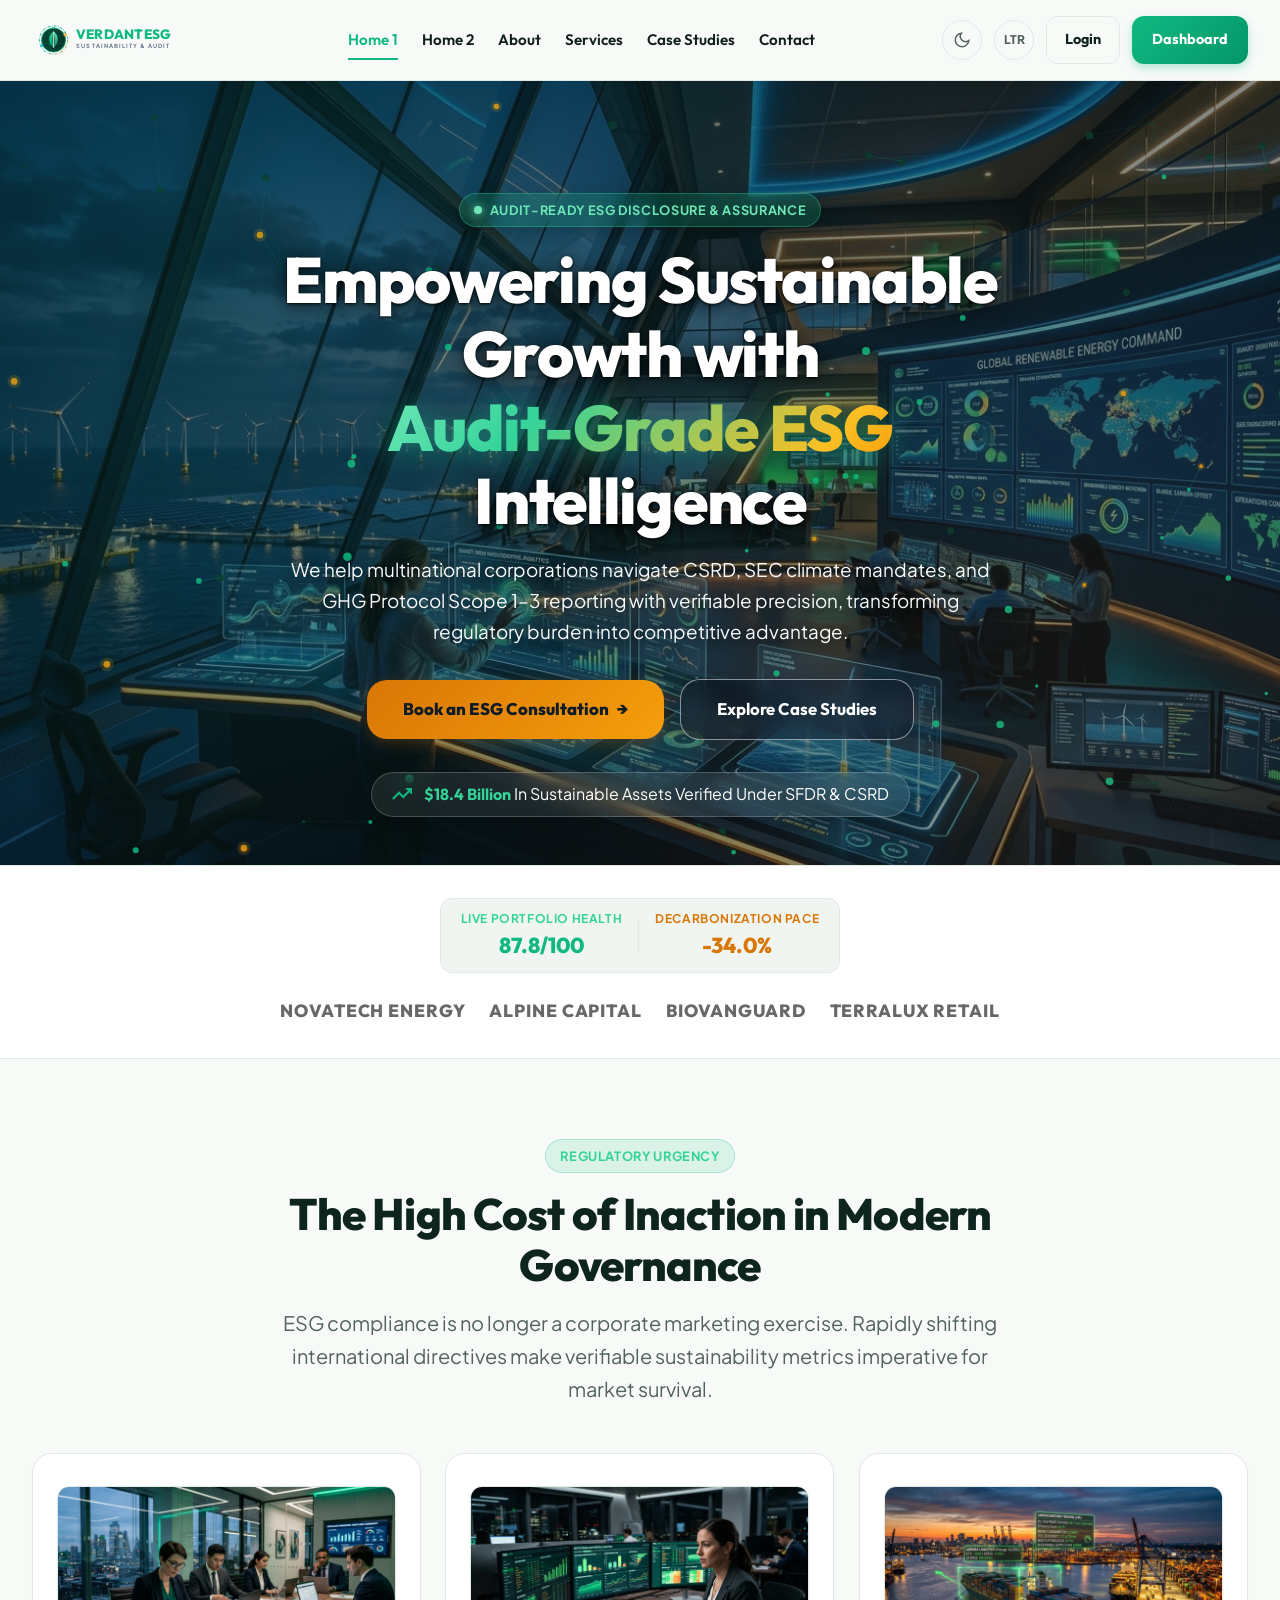
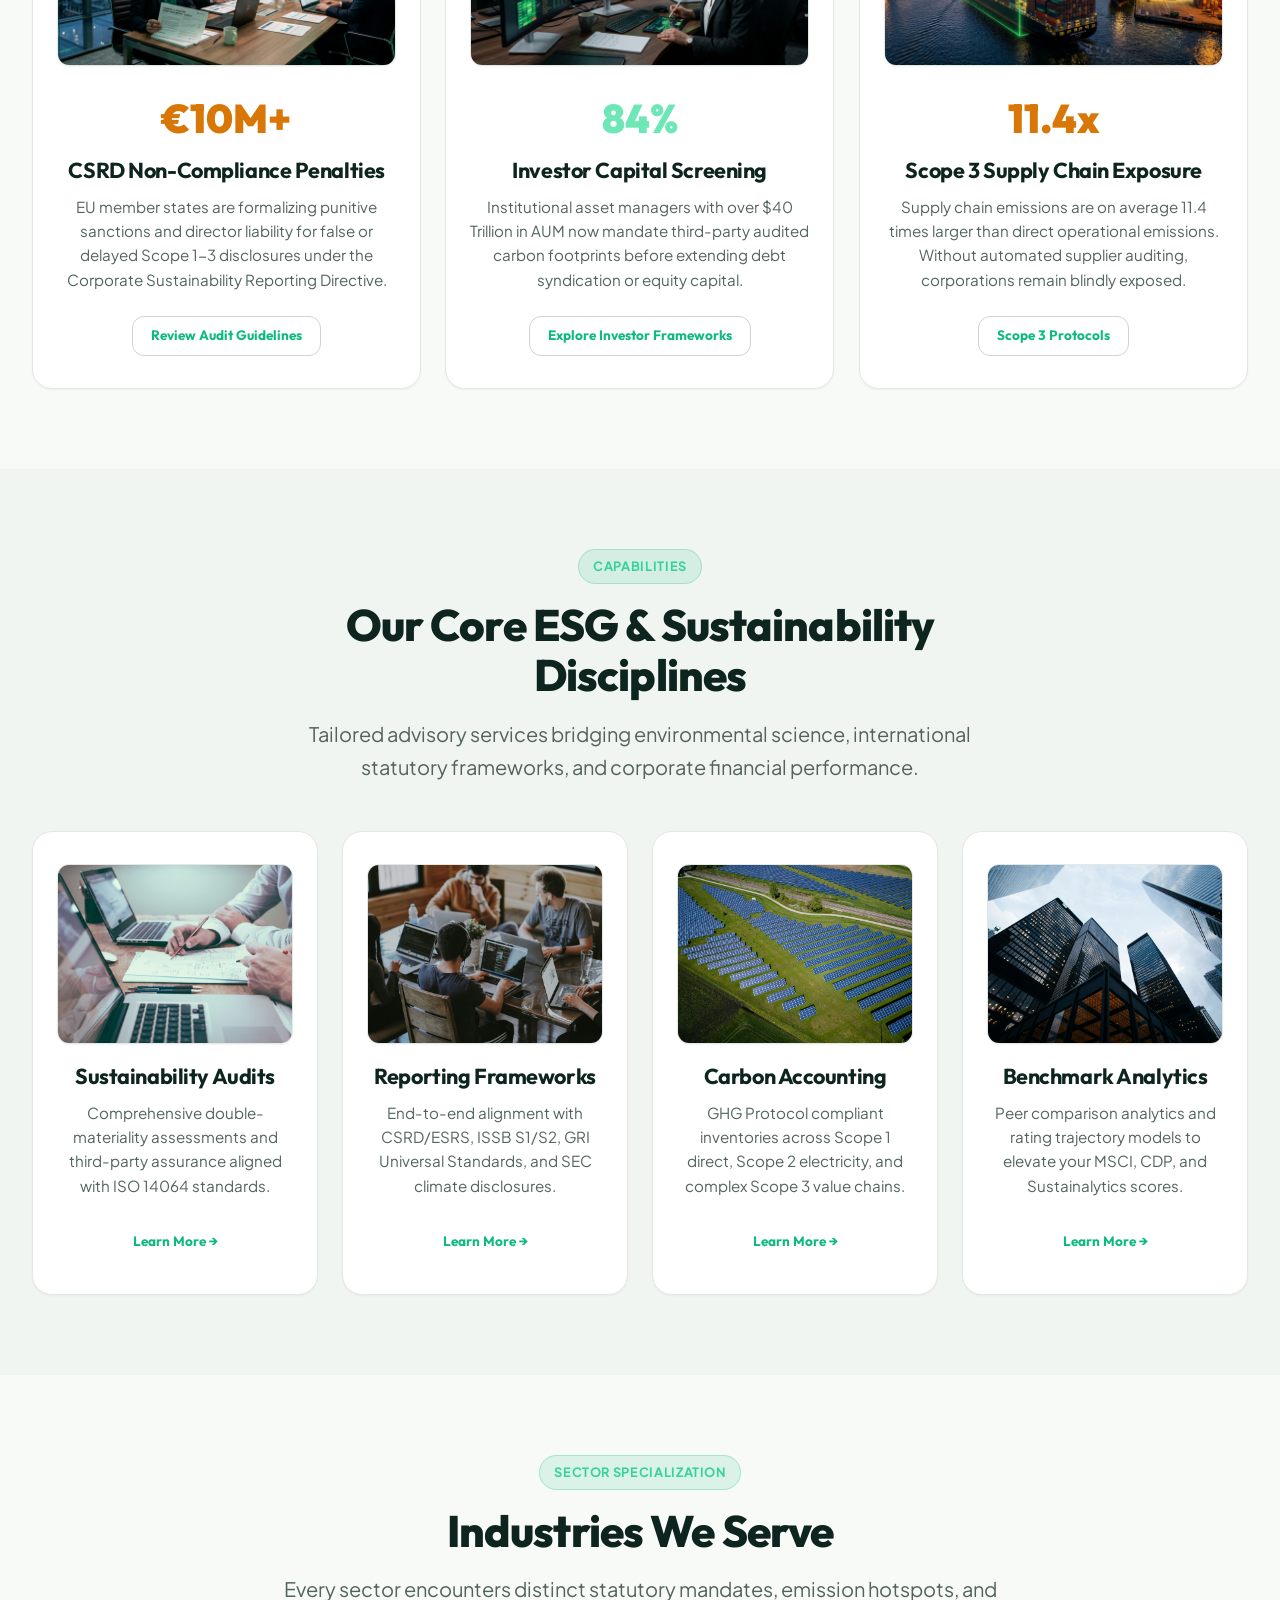
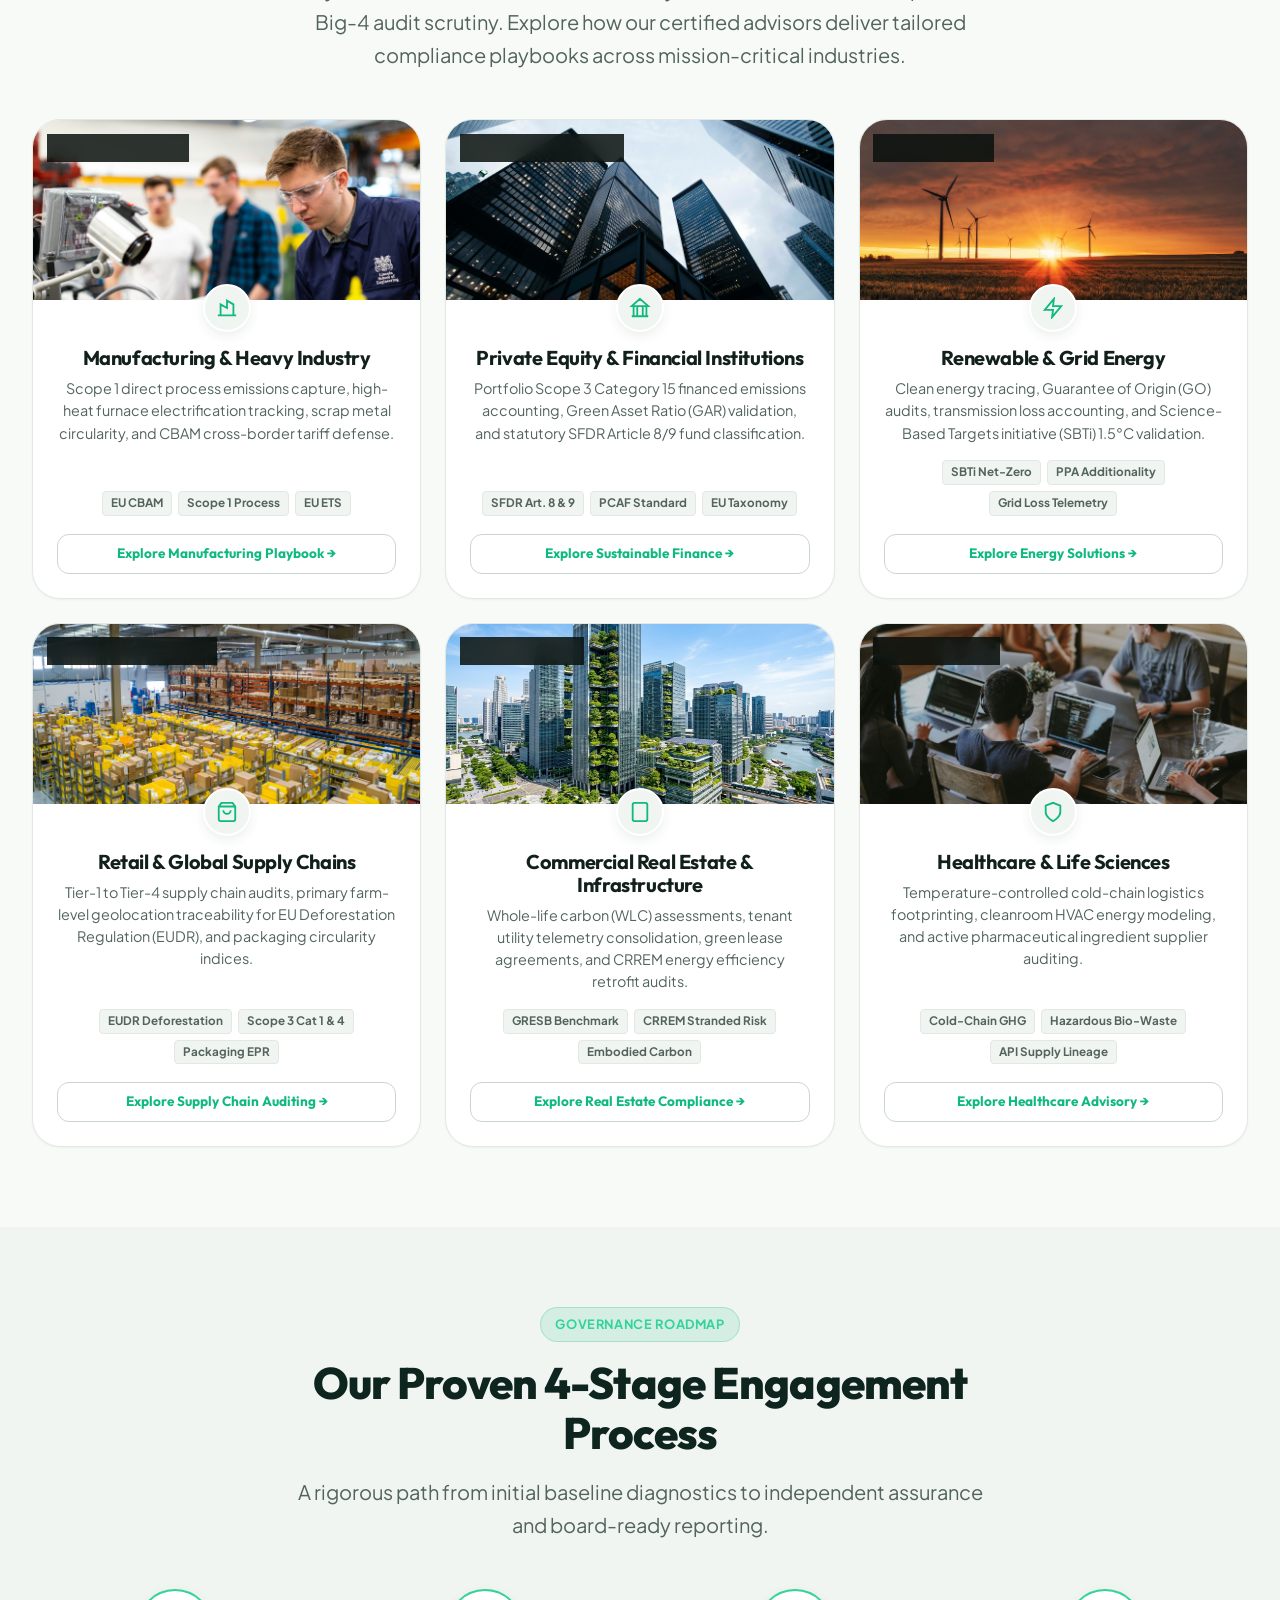
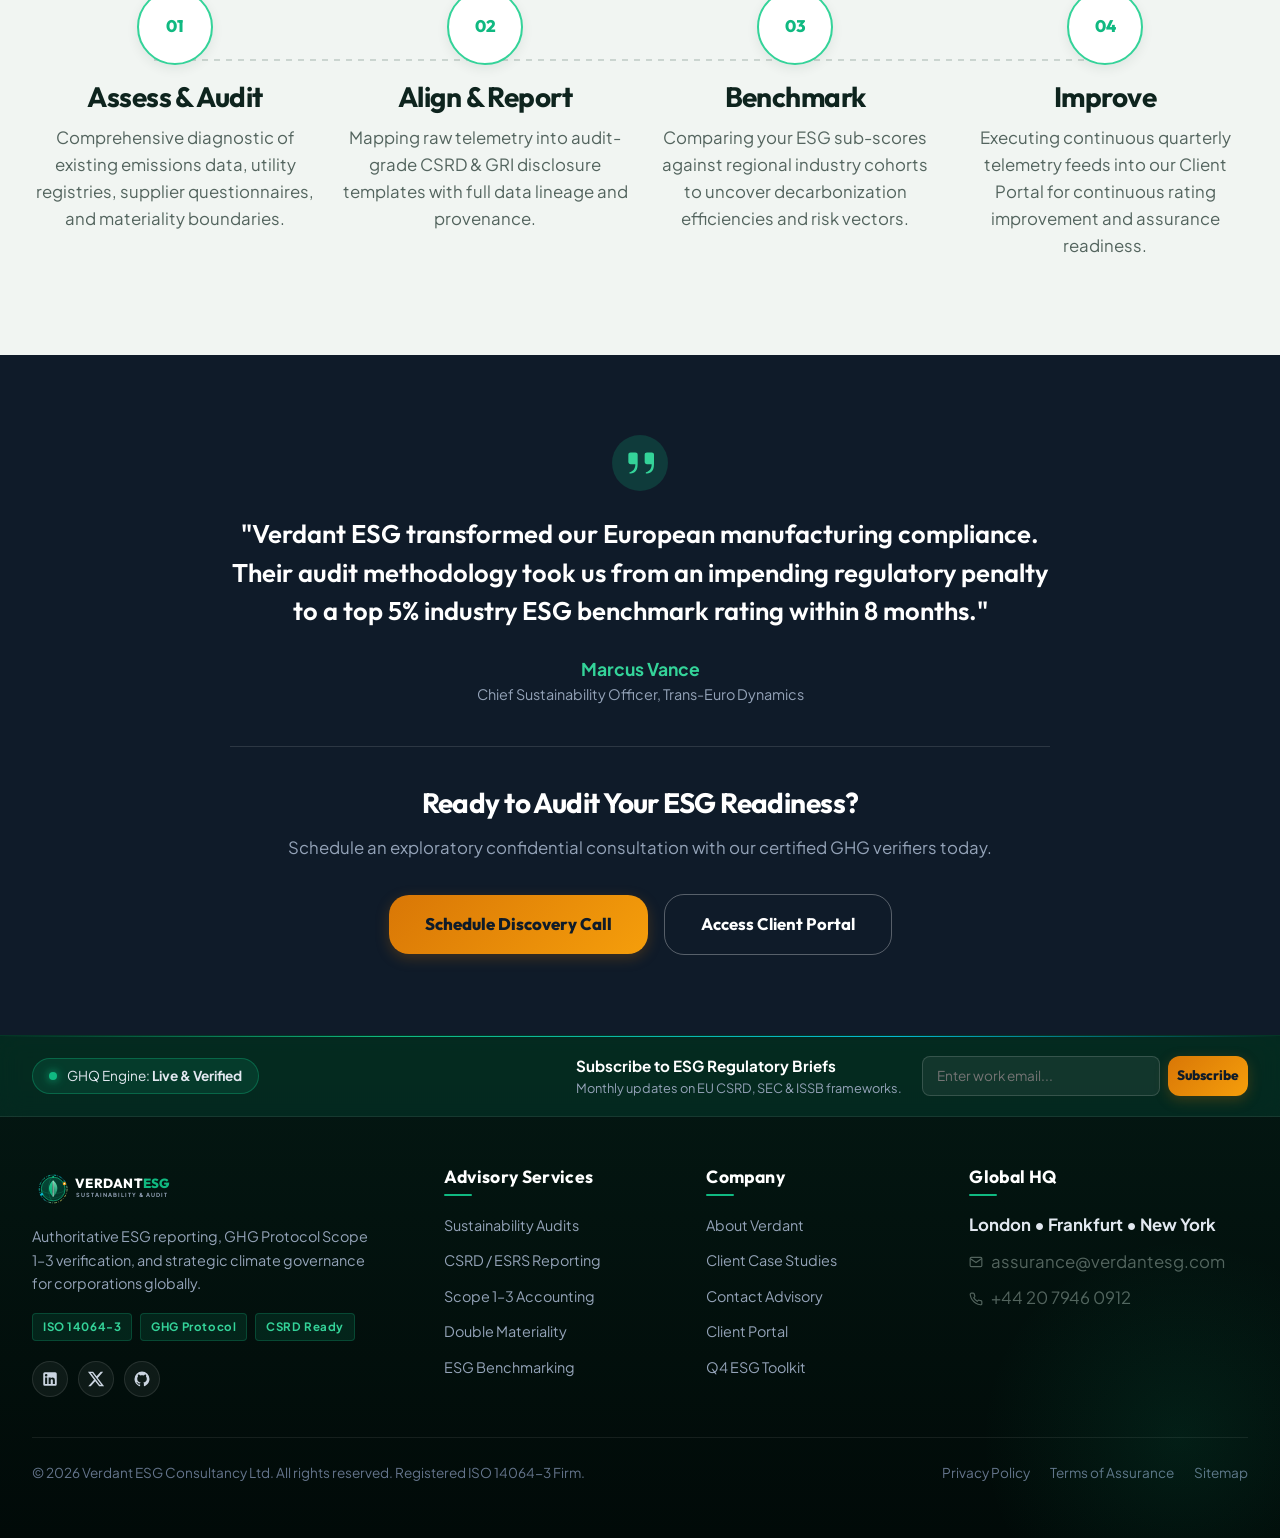
<file: index.html>
<!DOCTYPE html>
<html lang="en">
<head>
  <meta charset="UTF-8">
  <meta name="viewport" content="width=device-width, initial-scale=1.0">
  <title>Verdant ESG — Sustainability Auditing &amp; Corporate Climate Reporting</title>
  <meta name="description" content="Verdant ESG provides audit-grade sustainability reporting, GHG Protocol Scope 1-3 carbon accounting, CSRD compliance, and ESG rating enhancement for global enterprises.">
  <meta name="keywords" content="ESG consultancy, sustainability audit, CSRD reporting, carbon accounting, GHG protocol, ESG rating">
  
  <!-- Favicon & Brand Icons -->
  <link rel="icon" type="image/png" href="assets/images/logo.png">
  
  <!-- CSS Stylesheets -->
  <link rel="stylesheet" href="assets/css/style.css">
  <link rel="stylesheet" href="assets/css/dark-mode.css">
  <link rel="stylesheet" href="assets/css/rtl.css">
  
  <!-- JSON-LD Structured Data for ProfessionalService -->
  <script type="application/ld+json">
  {
    "@context": "https://schema.org",
    "@type": "ProfessionalService",
    "name": "Verdant ESG Consultancy",
    "image": "assets/images/hero_boardroom.jpg",
    "description": "Global ESG and sustainability reporting consultancy specializing in CSRD, SEC climate disclosure, and GHG Protocol assurance.",
    "address": {
      "@type": "PostalAddress",
      "addressLocality": "London",
      "addressCountry": "UK"
    },
    "serviceType": ["Sustainability Audits", "CSRD Framework Alignment", "Scope 1-3 Carbon Accounting", "ESG Benchmark Analytics"]
  }
  </script>
</head>
<body>

  <!-- ========================================================================
       1. STRICT NAVBAR: MAX 4-5 LINKS + LOGIN + DASHBOARD CTA
       ======================================================================== -->
  <header class="site-header" id="mainHeader">
    <div class="container navbar">
      <!-- Brand Logo -->
      <a href="index.html" class="navbar-brand" aria-label="Verdant ESG Home">
        <svg viewBox="0 0 280 64" width="180" height="42" fill="none" xmlns="http://www.w3.org/2000/svg">
          <defs>
            <linearGradient id="hdrGlobeGrad" x1="0" y1="0" x2="44" y2="44" gradientUnits="userSpaceOnUse">
              <stop offset="0%" stop-color="#064E3B"/>
              <stop offset="100%" stop-color="#022C22"/>
            </linearGradient>
            <linearGradient id="hdrLeaf1" x1="12" y1="8" x2="32" y2="36" gradientUnits="userSpaceOnUse">
              <stop offset="0%" stop-color="#34D399"/>
              <stop offset="50%" stop-color="#10B981"/>
              <stop offset="100%" stop-color="#059669"/>
            </linearGradient>
            <linearGradient id="hdrLeaf2" x1="22" y1="8" x2="22" y2="36" gradientUnits="userSpaceOnUse">
              <stop offset="0%" stop-color="#6EE7B7"/>
              <stop offset="100%" stop-color="#047857"/>
            </linearGradient>
            <linearGradient id="hdrOrbitGrad" x1="0" y1="0" x2="44" y2="44" gradientUnits="userSpaceOnUse">
              <stop offset="0%" stop-color="#10B981"/>
              <stop offset="50%" stop-color="#06B6D4"/>
              <stop offset="100%" stop-color="#F59E0B"/>
            </linearGradient>
          </defs>
          <g transform="translate(10, 10)">
            <circle cx="22" cy="22" r="21" stroke="url(#hdrOrbitGrad)" stroke-width="1.5" stroke-dasharray="4 2 1 2" opacity="0.9"/>
            <ellipse cx="22" cy="22" rx="21" ry="8" stroke="#10B981" stroke-width="1" stroke-dasharray="2 3" transform="rotate(-25 22 22)" opacity="0.6"/>
            <circle cx="22" cy="22" r="18" fill="url(#hdrGlobeGrad)" stroke="#10B981" stroke-width="1"/>
            <path d="M 4 22 A 18 7 0 0 0 40 22" fill="none" stroke="#10B981" stroke-width="0.75" opacity="0.4"/>
            <path d="M 4 22 A 18 14 0 0 0 40 22" fill="none" stroke="#10B981" stroke-width="0.75" opacity="0.3"/>
            <path d="M 22 4 A 7 18 0 0 0 22 40" fill="none" stroke="#10B981" stroke-width="0.75" opacity="0.4"/>
            <path d="M 22 9 C 14 15 13 25 22 34 C 20 28 20 18 22 9 Z" fill="url(#hdrLeaf1)"/>
            <path d="M 22 9 C 30 15 31 25 22 34 C 24 28 24 18 22 9 Z" fill="url(#hdrLeaf2)"/>
            <path d="M 22 10 V 33" stroke="#ECFDF5" stroke-width="1.2" stroke-linecap="round"/>
            <circle cx="39" cy="14" r="2.5" fill="#F59E0B"/>
            <circle cx="39" cy="14" r="1" fill="#FFFFFF"/>
            <circle cx="5" cy="30" r="1.8" fill="#06B6D4"/>
            <circle cx="22" cy="4" r="1.5" fill="#10B981"/>
          </g>
          <text x="65" y="30" font-family="'Outfit', 'Inter', sans-serif" font-size="20" font-weight="800" fill="currentColor" letter-spacing="0.02em" class="brand-text-main">VERDANT<tspan fill="#10B981">ESG</tspan></text>
          <text x="66" y="44" font-family="'Plus Jakarta Sans', sans-serif" font-size="8.5" font-weight="700" fill="#64748B" letter-spacing="0.18em">SUSTAINABILITY &amp; AUDIT</text>
        </svg>
      </a>

      <!-- STRICT Nav Links (Max 4-5) -->
      <nav class="nav-menu" aria-label="Primary Navigation">
        <a href="index.html" class="nav-link active">Home 1</a>
        <a href="home-2.html" class="nav-link">Home 2</a>
        <a href="about.html" class="nav-link">About</a>
        <a href="services.html" class="nav-link">Services</a>
        <a href="case-studies.html" class="nav-link">Case Studies</a>
        <a href="contact.html" class="nav-link">Contact</a>
      </nav>

      <!-- Distinct Action Buttons -->
      <div class="nav-actions">
        <!-- Theme Switch -->
        <button class="utility-btn js-theme-toggle" aria-label="Toggle Theme" title="Toggle Light/Dark Theme">
          <svg class="icon-moon" width="18" height="18" viewBox="0 0 24 24" fill="none" stroke="currentColor" stroke-width="2">
            <path d="M21 12.79A9 9 0 1 1 11.21 3 7 7 0 0 0 21 12.79z"></path>
          </svg>
          <svg class="icon-sun" width="18" height="18" viewBox="0 0 24 24" fill="none" stroke="currentColor" stroke-width="2" style="display:none;">
            <circle cx="12" cy="12" r="5"></circle>
            <line x1="12" y1="1" x2="12" y2="3"></line>
            <line x1="12" y1="21" x2="12" y2="23"></line>
            <line x1="4.22" y1="4.22" x2="5.64" y2="5.64"></line>
            <line x1="18.36" y1="18.36" x2="19.78" y2="19.78"></line>
            <line x1="1" y1="12" x2="3" y2="12"></line>
            <line x1="21" y1="12" x2="23" y2="12"></line>
            <line x1="4.22" y1="19.78" x2="5.64" y2="18.36"></line>
            <line x1="18.36" y1="5.64" x2="19.78" y2="4.22"></line>
          </svg>
        </button>

        <!-- RTL Switch -->
        <button class="utility-btn js-rtl-toggle" aria-label="Toggle RTL" title="Toggle RTL Layout" style="font-weight: 800; font-size: 0.75rem;">
          LTR
        </button>

        <!-- Ghost Login -->
        <a href="login.html" class="btn btn-login">Login</a>

        <!-- Solid Dashboard CTA -->
        <a href="dashboard.html" class="btn btn-dashboard">Dashboard</a>

        <!-- Mobile Hamburger -->
        <button class="hamburger-btn" aria-label="Open Mobile Menu" aria-expanded="false">
          <span></span>
          <span></span>
          <span></span>
        </button>
      </div>
    </div>
  </header>

  <!-- Mobile Drawer Backdrop -->
  <div class="mobile-drawer-backdrop" id="mobileDrawerBackdrop">
    <div class="mobile-drawer" role="dialog" aria-modal="true" aria-label="Navigation Drawer">
      <div class="mobile-drawer-header">
        <a href="index.html" class="brand-logo" aria-label="Verdant ESG Home">
          <svg width="220" height="48" viewBox="0 0 220 48" fill="none" xmlns="http://www.w3.org/2000/svg">
            <defs>
              <linearGradient id="hdrGlobeGradMob" x1="4" y1="4" x2="40" y2="40" gradientUnits="userSpaceOnUse">
                <stop offset="0%" stop-color="#064E3B"/>
                <stop offset="100%" stop-color="#022C22"/>
              </linearGradient>
              <linearGradient id="hdrLeaf1Mob" x1="12" y1="8" x2="32" y2="36" gradientUnits="userSpaceOnUse">
                <stop offset="0%" stop-color="#34D399"/>
                <stop offset="50%" stop-color="#10B981"/>
                <stop offset="100%" stop-color="#059669"/>
              </linearGradient>
              <linearGradient id="hdrLeaf2Mob" x1="22" y1="8" x2="22" y2="36" gradientUnits="userSpaceOnUse">
                <stop offset="0%" stop-color="#6EE7B7"/>
                <stop offset="100%" stop-color="#047857"/>
              </linearGradient>
              <linearGradient id="hdrOrbitGradMob" x1="0" y1="0" x2="44" y2="44" gradientUnits="userSpaceOnUse">
                <stop offset="0%" stop-color="#10B981"/>
                <stop offset="50%" stop-color="#06B6D4"/>
                <stop offset="100%" stop-color="#F59E0B"/>
              </linearGradient>
            </defs>
            <g transform="translate(10, 10)">
              <circle cx="22" cy="22" r="21" stroke="url(#hdrOrbitGradMob)" stroke-width="1.5" stroke-dasharray="4 2 1 2" opacity="0.9"/>
              <ellipse cx="22" cy="22" rx="21" ry="8" stroke="#10B981" stroke-width="1" stroke-dasharray="2 3" transform="rotate(-25 22 22)" opacity="0.6"/>
              <circle cx="22" cy="22" r="18" fill="url(#hdrGlobeGradMob)" stroke="#10B981" stroke-width="1"/>
              <path d="M 4 22 A 18 7 0 0 0 40 22" fill="none" stroke="#10B981" stroke-width="0.75" opacity="0.4"/>
              <path d="M 4 22 A 18 14 0 0 0 40 22" fill="none" stroke="#10B981" stroke-width="0.75" opacity="0.3"/>
              <path d="M 22 4 A 7 18 0 0 0 22 40" fill="none" stroke="#10B981" stroke-width="0.75" opacity="0.4"/>
              <path d="M 22 9 C 14 15 13 25 22 34 C 20 28 20 18 22 9 Z" fill="url(#hdrLeaf1Mob)"/>
              <path d="M 22 9 C 30 15 31 25 22 34 C 24 28 24 18 22 9 Z" fill="url(#hdrLeaf2Mob)"/>
              <path d="M 22 10 V 33" stroke="#ECFDF5" stroke-width="1.2" stroke-linecap="round"/>
              <circle cx="39" cy="14" r="2.5" fill="#F59E0B"/>
              <circle cx="39" cy="14" r="1" fill="#FFFFFF"/>
              <circle cx="5" cy="30" r="1.8" fill="#06B6D4"/>
              <circle cx="22" cy="4" r="1.5" fill="#10B981"/>
            </g>
            <text x="65" y="30" font-family="'Outfit', 'Inter', sans-serif" font-size="20" font-weight="800" fill="currentColor" letter-spacing="0.02em" class="brand-text-main">VERDANT<tspan fill="#10B981">ESG</tspan></text>
            <text x="66" y="44" font-family="'Plus Jakarta Sans', sans-serif" font-size="8.5" font-weight="700" fill="#64748B" letter-spacing="0.18em">SUSTAINABILITY &amp; AUDIT</text>
          </svg>
        </a>
        <div class="mobile-drawer-actions">
          <button class="utility-btn js-theme-toggle" aria-label="Toggle Theme" title="Toggle Light/Dark Theme">
            <svg class="icon-moon" width="18" height="18" viewBox="0 0 24 24" fill="none" stroke="currentColor" stroke-width="2">
              <path d="M21 12.79A9 9 0 1 1 11.21 3 7 7 0 0 0 21 12.79z"></path>
            </svg>
            <svg class="icon-sun" width="18" height="18" viewBox="0 0 24 24" fill="none" stroke="currentColor" stroke-width="2" style="display:none;">
              <circle cx="12" cy="12" r="5"></circle>
              <line x1="12" y1="1" x2="12" y2="3"></line>
              <line x1="12" y1="21" x2="12" y2="23"></line>
              <line x1="4.22" y1="4.22" x2="5.64" y2="5.64"></line>
              <line x1="18.36" y1="18.36" x2="19.78" y2="19.78"></line>
              <line x1="1" y1="12" x2="3" y2="12"></line>
              <line x1="21" y1="12" x2="23" y2="12"></line>
              <line x1="4.22" y1="19.78" x2="5.64" y2="18.36"></line>
              <line x1="18.36" y1="5.64" x2="19.78" y2="4.22"></line>
            </svg>
          </button>
          <button class="utility-btn js-rtl-toggle" aria-label="Toggle RTL" title="Toggle RTL Layout" style="font-weight: 800; font-size: 0.75rem;">
            LTR
          </button>
          <button class="utility-btn js-drawer-close" aria-label="Close Menu">✕</button>
        </div>
      </div>
      <div class="mobile-nav-links">
        <a href="index.html" class="mobile-nav-link active">Home 1</a>
        <a href="home-2.html" class="mobile-nav-link">Home 2</a>
        <a href="about.html" class="mobile-nav-link">About</a>
        <a href="services.html" class="mobile-nav-link">Services</a>
        <a href="case-studies.html" class="mobile-nav-link">Case Studies</a>
        <a href="contact.html" class="mobile-nav-link">Contact</a>
      </div>
      <!-- Pinned Bottom Buttons -->
      <div class="mobile-drawer-footer">
        <a href="login.html" class="btn btn-outline" style="width: 100%;">Login</a>
        <a href="dashboard.html" class="btn btn-primary" style="width: 100%;">Dashboard</a>
      </div>
    </div>
  </div>

  <main>
    <!-- ========================================================================
         SECTION 1: HERO (FULL-BLEED DATA/IMPACT HEADLINE + 3D CARBON CANVAS)
         ======================================================================== -->
    <section class="hero-home-1">
      <div class="hero-canvas-container">
        <canvas id="carbonCanvas" class="hero-canvas"></canvas>
      </div>

      <div class="container hero-content">
        <div class="badge">
          <span class="badge-dot"></span>
          Audit-Ready ESG Disclosure &amp; Assurance
        </div>

        <h1>
          Empowering Sustainable Growth with <span class="text-gradient">Audit-Grade ESG</span> Intelligence
        </h1>

        <p class="lead-text" style="margin-left: auto; margin-right: auto;">
          We help multinational corporations navigate CSRD, SEC climate mandates, and GHG Protocol Scope 1–3 reporting with verifiable precision, transforming regulatory burden into competitive advantage.
        </p>

        <div class="btn-group">
          <a href="contact.html" class="btn btn-accent btn-lg">
            Book an ESG Consultation
            <span class="icon-arrow-right">→</span>
          </a>
          <a href="case-studies.html" class="btn btn-outline btn-lg">
            Explore Case Studies
          </a>
        </div>

        <!-- Dynamic ESG Impact Badge -->
        <div class="hero-stats-badge">
          <svg width="20" height="20" viewBox="0 0 24 24" fill="none" stroke="#10B981" stroke-width="2.5">
            <polyline points="23 6 13.5 15.5 8.5 10.5 1 18"></polyline>
            <polyline points="17 6 23 6 23 12"></polyline>
          </svg>
          <span>
            <strong>$18.4 Billion</strong> In Sustainable Assets Verified Under SFDR &amp; CSRD
          </span>
        </div>
      </div>
    </section>

    <!-- ========================================================================
         SECTION 2: TRUST BAR / CLIENT LOGOS + ESG SCORE TICKER
         ======================================================================== -->
    <section class="trust-bar" aria-label="Trust & Industry Verification">
      <div class="container trust-wrapper">
        <!-- Live-feeling ESG Score Ticker -->
        <div class="trust-ticker">
          <div style="display: flex; flex-direction: column;">
            <span style="font-size: 0.75rem; text-transform: uppercase; font-weight: 700; color: var(--color-primary-light); letter-spacing: 0.05em;">Live Portfolio Health</span>
            <span class="ticker-val" data-counter="88.4" data-decimals="1" data-suffix="/100">88.4/100</span>
          </div>
          <div style="height: 36px; width: 1px; background: var(--color-border);"></div>
          <div style="display: flex; flex-direction: column;">
            <span style="font-size: 0.75rem; text-transform: uppercase; font-weight: 700; color: var(--color-accent); letter-spacing: 0.05em;">Decarbonization Pace</span>
            <span class="ticker-val" style="color: var(--color-accent);" data-counter="34.2" data-decimals="1" data-prefix="-" data-suffix="%">-34.2%</span>
          </div>
        </div>

        <!-- Industry Client Placeholders -->
        <div class="trust-logos">
          <div class="logo-item">NOVATECH ENERGY</div>
          <div class="logo-item">ALPINE CAPITAL</div>
          <div class="logo-item">BIOVANGUARD</div>
          <div class="logo-item">TERRALUX RETAIL</div>
        </div>
      </div>
    </section>

    <!-- ========================================================================
         SECTION 3: WHY ESG COMPLIANCE MATTERS (3D TILT STAT CARDS)
         ======================================================================== -->
    <section class="section">
      <div class="container">
        <div class="section-header">
          <div class="badge">Regulatory Urgency</div>
          <h2>The High Cost of Inaction in Modern Governance</h2>
          <p class="lead-text" style="margin-left: auto; margin-right: auto;">
            ESG compliance is no longer a corporate marketing exercise. Rapidly shifting international directives make verifiable sustainability metrics imperative for market survival.
          </p>
        </div>

        <div class="card-grid card-grid-3">
          <!-- Stat Card 1 -->
          <div class="esg-card tilt-card">
            <div class="card-img-top">
              <img src="assets/images/stat_csrd_penalty.jpg" alt="CSRD Non-Compliance Penalties Audit" loading="lazy">
            </div>
            <div style="font-family: var(--font-display); font-size: 2.5rem; font-weight: 900; color: var(--color-accent); margin-bottom: 8px;">
              €10M+
            </div>
            <h3>CSRD Non-Compliance Penalties</h3>
            <p>
              EU member states are formalizing punitive sanctions and director liability for false or delayed Scope 1-3 disclosures under the Corporate Sustainability Reporting Directive.
            </p>
            <a href="services.html" class="btn btn-outline btn-sm">Review Audit Guidelines</a>
          </div>

          <!-- Stat Card 2 -->
          <div class="esg-card tilt-card">
            <div class="card-img-top">
              <img src="assets/images/stat_investor_screening.jpg" alt="Investor Capital Screening Analytics" loading="lazy">
            </div>
            <div style="font-family: var(--font-display); font-size: 2.5rem; font-weight: 900; color: var(--color-primary-glow); margin-bottom: 8px;">
              84%
            </div>
            <h3>Investor Capital Screening</h3>
            <p>
              Institutional asset managers with over $40 Trillion in AUM now mandate third-party audited carbon footprints before extending debt syndication or equity capital.
            </p>
            <a href="services.html" class="btn btn-outline btn-sm">Explore Investor Frameworks</a>
          </div>

          <!-- Stat Card 3 -->
          <div class="esg-card tilt-card">
            <div class="card-img-top">
              <img src="assets/images/stat_supply_chain.jpg" alt="Scope 3 Supply Chain Telemetry" loading="lazy">
            </div>
            <div style="font-family: var(--font-display); font-size: 2.5rem; font-weight: 900; color: var(--color-accent); margin-bottom: 8px;">
              11.4x
            </div>
            <h3>Scope 3 Supply Chain Exposure</h3>
            <p>
              Supply chain emissions are on average 11.4 times larger than direct operational emissions. Without automated supplier auditing, corporations remain blindly exposed.
            </p>
            <a href="services.html" class="btn btn-outline btn-sm">Scope 3 Protocols</a>
          </div>
        </div>
      </div>
    </section>

    <!-- ========================================================================
         SECTION 4: CORE EXPERTISE (3D TILT CARDS, CENTER-ALIGNED)
         ======================================================================== -->
    <section class="section section-subtle">
      <div class="container">
        <div class="section-header">
          <div class="badge">Capabilities</div>
          <h2>Our Core ESG &amp; Sustainability Disciplines</h2>
          <p class="lead-text" style="margin-left: auto; margin-right: auto;">
            Tailored advisory services bridging environmental science, international statutory frameworks, and corporate financial performance.
          </p>
        </div>

        <div class="card-grid card-grid-4">
          <!-- Card 1 -->
          <div class="esg-card tilt-card">
            <div class="card-img-top">
              <img src="assets/images/services_audit.jpg" alt="Sustainability Audits" loading="lazy">
            </div>
            <h3>Sustainability Audits</h3>
            <p>Comprehensive double-materiality assessments and third-party assurance aligned with ISO 14064 standards.</p>
            <a href="services.html" class="btn btn-ghost btn-sm">Learn More →</a>
          </div>

          <!-- Card 2 -->
          <div class="esg-card tilt-card">
            <div class="card-img-top">
              <img src="assets/images/services_advisory.jpg" alt="Reporting Frameworks" loading="lazy">
            </div>
            <h3>Reporting Frameworks</h3>
            <p>End-to-end alignment with CSRD/ESRS, ISSB S1/S2, GRI Universal Standards, and SEC climate disclosures.</p>
            <a href="services.html" class="btn btn-ghost btn-sm">Learn More →</a>
          </div>

          <!-- Card 3 -->
          <div class="esg-card tilt-card">
            <div class="card-img-top">
              <img src="assets/images/services_carbon.jpg" alt="Carbon Accounting" loading="lazy">
            </div>
            <h3>Carbon Accounting</h3>
            <p>GHG Protocol compliant inventories across Scope 1 direct, Scope 2 electricity, and complex Scope 3 value chains.</p>
            <a href="services.html" class="btn btn-ghost btn-sm">Learn More →</a>
          </div>

          <!-- Card 4 -->
          <div class="esg-card tilt-card">
            <div class="card-img-top">
              <img src="assets/images/case_finance.jpg" alt="Benchmark Analytics" loading="lazy">
            </div>
            <h3>Benchmark Analytics</h3>
            <p>Peer comparison analytics and rating trajectory models to elevate your MSCI, CDP, and Sustainalytics scores.</p>
            <a href="services.html" class="btn btn-ghost btn-sm">Learn More →</a>
          </div>
        </div>
      </div>
    </section>

    <!-- ========================================================================
         SECTION 5: INDUSTRIES WE SERVE (COMPREHENSIVE SECTOR COVERAGE)
         ======================================================================== -->
    <section class="section" id="industries">
      <div class="container">
        <div class="section-header">
          <div class="badge">Sector Specialization</div>
          <h2>Industries We Serve</h2>
          <p class="lead-text" style="margin-left: auto; margin-right: auto;">
            Every sector encounters distinct statutory mandates, emission hotspots, and Big-4 audit scrutiny. Explore how our certified advisors deliver tailored compliance playbooks across mission-critical industries.
          </p>
        </div>

        <div class="industries-grid">
          <!-- Sector 1: Manufacturing -->
          <article class="industry-sector-card">
            <div class="industry-sector-thumb">
              <img src="assets/images/case_manufacturing.jpg" alt="Manufacturing & Heavy Industry ESG Audit" loading="lazy">
              <span class="industry-sector-badge">Industrial &amp; Materials</span>
            </div>
            <div class="industry-sector-body">
              <div class="industry-icon-pill">
                <svg width="22" height="22" viewBox="0 0 24 24" fill="none" stroke="currentColor" stroke-width="2"><path d="M2 20h20M5 20V8l7 4V4l7 4v12"></path></svg>
              </div>
              <h3>Manufacturing &amp; Heavy Industry</h3>
              <p>Scope 1 direct process emissions capture, high-heat furnace electrification tracking, scrap metal circularity, and CBAM cross-border tariff defense.</p>
              <div class="industry-reg-pills">
                <span class="industry-reg-pill">EU CBAM</span>
                <span class="industry-reg-pill">Scope 1 Process</span>
                <span class="industry-reg-pill">EU ETS</span>
              </div>
              <a href="case-studies.html#spotlight" class="btn btn-outline btn-sm">Explore Manufacturing Playbook →</a>
            </div>
          </article>

          <!-- Sector 2: Financial Institutions -->
          <article class="industry-sector-card">
            <div class="industry-sector-thumb">
              <img src="assets/images/case_finance.jpg" alt="Financial Institutions & Private Equity ESG" loading="lazy">
              <span class="industry-sector-badge">Banking &amp; Private Equity</span>
            </div>
            <div class="industry-sector-body">
              <div class="industry-icon-pill">
                <svg width="22" height="22" viewBox="0 0 24 24" fill="none" stroke="currentColor" stroke-width="2"><path d="M3 21h18M3 10h18M5 10v11M19 10v11M9 10v11M15 10v11M12 2l9 8H3z"></path></svg>
              </div>
              <h3>Private Equity &amp; Financial Institutions</h3>
              <p>Portfolio Scope 3 Category 15 financed emissions accounting, Green Asset Ratio (GAR) validation, and statutory SFDR Article 8/9 fund classification.</p>
              <div class="industry-reg-pills">
                <span class="industry-reg-pill">SFDR Art. 8 &amp; 9</span>
                <span class="industry-reg-pill">PCAF Standard</span>
                <span class="industry-reg-pill">EU Taxonomy</span>
              </div>
              <a href="case-studies.html" class="btn btn-outline btn-sm">Explore Sustainable Finance →</a>
            </div>
          </article>

          <!-- Sector 3: Renewable & Grid Energy -->
          <article class="industry-sector-card">
            <div class="industry-sector-thumb">
              <img src="assets/images/case_energy.jpg" alt="Clean Energy & Utilities Infrastructure" loading="lazy">
              <span class="industry-sector-badge">Energy &amp; Utilities</span>
            </div>
            <div class="industry-sector-body">
              <div class="industry-icon-pill">
                <svg width="22" height="22" viewBox="0 0 24 24" fill="none" stroke="currentColor" stroke-width="2"><polygon points="13 2 3 14 12 14 11 22 21 10 12 10 13 2"></polygon></svg>
              </div>
              <h3>Renewable &amp; Grid Energy</h3>
              <p>Clean energy tracing, Guarantee of Origin (GO) audits, transmission loss accounting, and Science-Based Targets initiative (SBTi) 1.5°C validation.</p>
              <div class="industry-reg-pills">
                <span class="industry-reg-pill">SBTi Net-Zero</span>
                <span class="industry-reg-pill">PPA Additionality</span>
                <span class="industry-reg-pill">Grid Loss Telemetry</span>
              </div>
              <a href="case-studies.html" class="btn btn-outline btn-sm">Explore Energy Solutions →</a>
            </div>
          </article>

          <!-- Sector 4: Retail & Consumer Goods -->
          <article class="industry-sector-card">
            <div class="industry-sector-thumb">
              <img src="assets/images/case_retail.jpg" alt="Retail & Global Supply Chain Auditing" loading="lazy">
              <span class="industry-sector-badge">Consumer Goods &amp; Retail</span>
            </div>
            <div class="industry-sector-body">
              <div class="industry-icon-pill">
                <svg width="22" height="22" viewBox="0 0 24 24" fill="none" stroke="currentColor" stroke-width="2"><path d="M6 2L3 6v14a2 2 0 0 0 2 2h14a2 2 0 0 0 2-2V6l-3-4z"></path><line x1="3" y1="6" x2="21" y2="6"></line><path d="M16 10a4 4 0 0 1-8 0"></path></svg>
              </div>
              <h3>Retail &amp; Global Supply Chains</h3>
              <p>Tier-1 to Tier-4 supply chain audits, primary farm-level geolocation traceability for EU Deforestation Regulation (EUDR), and packaging circularity indices.</p>
              <div class="industry-reg-pills">
                <span class="industry-reg-pill">EUDR Deforestation</span>
                <span class="industry-reg-pill">Scope 3 Cat 1 &amp; 4</span>
                <span class="industry-reg-pill">Packaging EPR</span>
              </div>
              <a href="case-studies.html" class="btn btn-outline btn-sm">Explore Supply Chain Auditing →</a>
            </div>
          </article>

          <!-- Sector 5: Commercial Real Estate -->
          <article class="industry-sector-card">
            <div class="industry-sector-thumb">
              <img src="assets/images/hero_cityscape.jpg" alt="Commercial Real Estate and Infrastructure" loading="lazy">
              <span class="industry-sector-badge">Built Environment</span>
            </div>
            <div class="industry-sector-body">
              <div class="industry-icon-pill">
                <svg width="22" height="22" viewBox="0 0 24 24" fill="none" stroke="currentColor" stroke-width="2"><rect x="4" y="2" width="16" height="20" rx="2" ry="2"></rect><line x1="9" y1="22" x2="9" y2="22.01"></line><line x1="15" y1="22" x2="15" y2="22.01"></line><line x1="9" y1="18" x2="9" y2="18.01"></line><line x1="15" y1="18" x2="15" y2="18.01"></line><line x1="9" y1="14" x2="9" y2="14.01"></line><line x1="15" y1="14" x2="15" y2="14.01"></line><line x1="9" y1="10" x2="9" y2="10.01"></line><line x1="15" y1="10" x2="15" y2="10.01"></line><line x1="9" y1="6" x2="9" y2="6.01"></line><line x1="15" y1="6" x2="15" y2="6.01"></line></svg>
              </div>
              <h3>Commercial Real Estate &amp; Infrastructure</h3>
              <p>Whole-life carbon (WLC) assessments, tenant utility telemetry consolidation, green lease agreements, and CRREM energy efficiency retrofit audits.</p>
              <div class="industry-reg-pills">
                <span class="industry-reg-pill">GRESB Benchmark</span>
                <span class="industry-reg-pill">CRREM Stranded Risk</span>
                <span class="industry-reg-pill">Embodied Carbon</span>
              </div>
              <a href="contact.html" class="btn btn-outline btn-sm">Explore Real Estate Compliance →</a>
            </div>
          </article>

          <!-- Sector 6: Healthcare & Life Sciences -->
          <article class="industry-sector-card">
            <div class="industry-sector-thumb">
              <img src="assets/images/services_advisory.jpg" alt="Healthcare & Life Sciences ESG Advisory" loading="lazy">
              <span class="industry-sector-badge">Pharma &amp; BioTech</span>
            </div>
            <div class="industry-sector-body">
              <div class="industry-icon-pill">
                <svg width="22" height="22" viewBox="0 0 24 24" fill="none" stroke="currentColor" stroke-width="2"><path d="M12 22s8-4 8-10V5l-8-3-8 3v7c0 6 8 10 8 10z"></path></svg>
              </div>
              <h3>Healthcare &amp; Life Sciences</h3>
              <p>Temperature-controlled cold-chain logistics footprinting, cleanroom HVAC energy modeling, and active pharmaceutical ingredient supplier auditing.</p>
              <div class="industry-reg-pills">
                <span class="industry-reg-pill">Cold-Chain GHG</span>
                <span class="industry-reg-pill">Hazardous Bio-Waste</span>
                <span class="industry-reg-pill">API Supply Lineage</span>
              </div>
              <a href="contact.html" class="btn btn-outline btn-sm">Explore Healthcare Advisory →</a>
            </div>
          </article>
        </div>
      </div>
    </section>

    <!-- ========================================================================
         SECTION 6: PROCESS / HOW WE WORK (TIMELINE)
         ======================================================================== -->
    <section class="section section-subtle">
      <div class="container">
        <div class="section-header">
          <div class="badge">Governance Roadmap</div>
          <h2>Our Proven 4-Stage Engagement Process</h2>
          <p class="lead-text" style="margin-left: auto; margin-right: auto;">
            A rigorous path from initial baseline diagnostics to independent assurance and board-ready reporting.
          </p>
        </div>

        <div class="timeline-process">
          <!-- Step 1 -->
          <div class="timeline-step">
            <div class="step-num">01</div>
            <h3>Assess &amp; Audit</h3>
            <p>Comprehensive diagnostic of existing emissions data, utility registries, supplier questionnaires, and materiality boundaries.</p>
          </div>

          <!-- Step 2 -->
          <div class="timeline-step">
            <div class="step-num">02</div>
            <h3>Align &amp; Report</h3>
            <p>Mapping raw telemetry into audit-grade CSRD &amp; GRI disclosure templates with full data lineage and provenance.</p>
          </div>

          <!-- Step 3 -->
          <div class="timeline-step">
            <div class="step-num">03</div>
            <h3>Benchmark</h3>
            <p>Comparing your ESG sub-scores against regional industry cohorts to uncover decarbonization efficiencies and risk vectors.</p>
          </div>

          <!-- Step 4 -->
          <div class="timeline-step">
            <div class="step-num">04</div>
            <h3>Improve</h3>
            <p>Executing continuous quarterly telemetry feeds into our Client Portal for continuous rating improvement and assurance readiness.</p>
          </div>
        </div>
      </div>
    </section>

    <!-- ========================================================================
         SECTION 6: CTA + TESTIMONIAL STRIP
         ======================================================================== -->
    <section class="section section-dark">
      <div class="container">
        <div style="max-width: 820px; margin: 0 auto; text-align: center;">
          <!-- Quote Icon -->
          <div style="width: 56px; height: 56px; border-radius: 50%; background: rgba(16, 185, 129, 0.2); display: flex; align-items: center; justify-content: center; margin: 0 auto 24px auto;">
            <svg width="28" height="28" viewBox="0 0 24 24" fill="#34D399">
              <path d="M3 21c3 0 7-1 7-8V5c0-1.25-.75-2-2-2H4c-1.25 0-2 .75-2 2v6c0 1.25.75 2 2 2h4c0 4-2 6-5 7v1zm14 0c3 0 7-1 7-8V5c0-1.25-.75-2-2-2h-4c-1.25 0-2 .75-2 2v6c0 1.25.75 2 2 2h4c0 4-2 6-5 7v1z"/>
            </svg>
          </div>

          <blockquote style="font-size: clamp(1.25rem, 2vw, 1.65rem); font-family: var(--font-display); font-weight: 600; line-height: 1.5; color: #FFFFFF; margin-bottom: 24px;">
            "Verdant ESG transformed our European manufacturing compliance. Their audit methodology took us from an impending regulatory penalty to a top 5% industry ESG benchmark rating within 8 months."
          </blockquote>

          <div style="margin-bottom: 40px;">
            <div style="font-weight: 700; color: #34D399; font-size: 1.1rem;">Marcus Vance</div>
            <div style="font-size: 0.9rem; color: #94A3B8;">Chief Sustainability Officer, Trans-Euro Dynamics</div>
          </div>

          <div style="border-top: 1px solid rgba(255, 255, 255, 0.12); padding-top: 40px;">
            <h3 style="color: #FFFFFF; margin-bottom: 16px;">Ready to Audit Your ESG Readiness?</h3>
            <p style="color: #94A3B8; margin-bottom: 32px;">Schedule an exploratory confidential consultation with our certified GHG verifiers today.</p>
            <div class="btn-group" style="justify-content: center;">
              <a href="contact.html" class="btn btn-accent btn-lg">Schedule Discovery Call</a>
              <a href="login.html" class="btn btn-outline btn-lg" style="border-color: rgba(255,255,255,0.3); color: #FFFFFF;">Access Client Portal</a>
            </div>
          </div>
        </div>
      </div>
    </section>
  </main>

  <!-- ========================================================================
       FOOTER
       ======================================================================== -->
    <footer class="site-footer">
    <div class="footer-top-bar">
      <div class="container footer-top-wrapper">
        <div class="footer-status-pill">
          <span class="status-dot"></span>
          <span>GHQ Engine: <strong>Live &amp; Verified</strong></span>
        </div>
        <div class="footer-newsletter-box">
          <div class="newsletter-text">
            <strong>Subscribe to ESG Regulatory Briefs</strong>
            <span>Monthly updates on EU CSRD, SEC &amp; ISSB frameworks.</span>
          </div>
          <form class="newsletter-form js-validate-form">
            <input type="email" placeholder="Enter work email..." required class="form-control footer-input">
            <button type="submit" class="btn btn-accent btn-sm">Subscribe</button>
          </form>
        </div>
      </div>
    </div>

    <div class="container footer-main">
      <div class="footer-grid">
        <!-- Brand Column -->
        <div class="footer-brand-col">
          <a href="index.html" class="navbar-brand footer-logo">
            <svg viewBox="0 0 280 64" width="160" height="38" fill="none" xmlns="http://www.w3.org/2000/svg">
          <defs>
            <linearGradient id="ftrGlobeGrad" x1="0" y1="0" x2="44" y2="44" gradientUnits="userSpaceOnUse">
              <stop offset="0%" stop-color="#064E3B"/>
              <stop offset="100%" stop-color="#022C22"/>
            </linearGradient>
            <linearGradient id="ftrLeaf1" x1="12" y1="8" x2="32" y2="36" gradientUnits="userSpaceOnUse">
              <stop offset="0%" stop-color="#34D399"/>
              <stop offset="50%" stop-color="#10B981"/>
              <stop offset="100%" stop-color="#059669"/>
            </linearGradient>
            <linearGradient id="ftrLeaf2" x1="22" y1="8" x2="22" y2="36" gradientUnits="userSpaceOnUse">
              <stop offset="0%" stop-color="#6EE7B7"/>
              <stop offset="100%" stop-color="#047857"/>
            </linearGradient>
            <linearGradient id="ftrOrbitGrad" x1="0" y1="0" x2="44" y2="44" gradientUnits="userSpaceOnUse">
              <stop offset="0%" stop-color="#10B981"/>
              <stop offset="50%" stop-color="#06B6D4"/>
              <stop offset="100%" stop-color="#F59E0B"/>
            </linearGradient>
          </defs>
          <g transform="translate(10, 10)">
            <circle cx="22" cy="22" r="21" stroke="url(#ftrOrbitGrad)" stroke-width="1.5" stroke-dasharray="4 2 1 2" opacity="0.9"/>
            <ellipse cx="22" cy="22" rx="21" ry="8" stroke="#10B981" stroke-width="1" stroke-dasharray="2 3" transform="rotate(-25 22 22)" opacity="0.6"/>
            <circle cx="22" cy="22" r="18" fill="url(#ftrGlobeGrad)" stroke="#10B981" stroke-width="1"/>
            <path d="M 4 22 A 18 7 0 0 0 40 22" fill="none" stroke="#10B981" stroke-width="0.75" opacity="0.4"/>
            <path d="M 4 22 A 18 14 0 0 0 40 22" fill="none" stroke="#10B981" stroke-width="0.75" opacity="0.3"/>
            <path d="M 22 4 A 7 18 0 0 0 22 40" fill="none" stroke="#10B981" stroke-width="0.75" opacity="0.4"/>
            <path d="M 22 9 C 14 15 13 25 22 34 C 20 28 20 18 22 9 Z" fill="url(#ftrLeaf1)"/>
            <path d="M 22 9 C 30 15 31 25 22 34 C 24 28 24 18 22 9 Z" fill="url(#ftrLeaf2)"/>
            <path d="M 22 10 V 33" stroke="#ECFDF5" stroke-width="1.2" stroke-linecap="round"/>
            <circle cx="39" cy="14" r="2.5" fill="#F59E0B"/>
            <circle cx="39" cy="14" r="1" fill="#FFFFFF"/>
            <circle cx="5" cy="30" r="1.8" fill="#06B6D4"/>
            <circle cx="22" cy="4" r="1.5" fill="#10B981"/>
          </g>
          <text x="65" y="30" font-family="'Outfit', 'Inter', sans-serif" font-size="20" font-weight="800" fill="#FFFFFF" letter-spacing="0.02em">VERDANT<tspan fill="#10B981">ESG</tspan></text>
          <text x="66" y="44" font-family="'Plus Jakarta Sans', sans-serif" font-size="8.5" font-weight="700" fill="#94A3B8" letter-spacing="0.18em">SUSTAINABILITY &amp; AUDIT</text>
        </svg>
          </a>
          <p class="footer-desc">
            Authoritative ESG reporting, GHG Protocol Scope 1–3 verification, and strategic climate governance for corporations globally.
          </p>
          <div class="footer-badges">
            <span class="cert-badge">ISO 14064-3</span>
            <span class="cert-badge">GHG Protocol</span>
            <span class="cert-badge">CSRD Ready</span>
          </div>
          <div class="footer-socials">
            <a href="#" aria-label="LinkedIn" class="social-btn">
              <svg width="18" height="18" fill="currentColor" viewBox="0 0 24 24"><path d="M19 3a2 2 0 0 1 2 2v14a2 2 0 0 1-2 2H5a2 2 0 0 1-2-2V5a2 2 0 0 1 2-2h14m-.5 15.5v-5.3a3.26 3.26 0 0 0-3.26-3.26c-.85 0-1.84.52-2.28 1.3v-1.11h-2.79v8.37h2.79v-4.93c0-.77.62-1.4 1.39-1.4a1.4 1.4 0 0 1 1.4 1.4v4.93h2.75M6.88 8.56a1.68 1.68 0 0 0 1.68-1.68c0-.93-.75-1.69-1.68-1.69a1.69 1.69 0 0 0-1.69 1.69c0 .93.76 1.68 1.69 1.68m1.39 9.94v-8.37H5.5v8.37h2.77z"/></svg>
            </a>
            <a href="#" aria-label="Twitter/X" class="social-btn">
              <svg width="18" height="18" fill="currentColor" viewBox="0 0 24 24"><path d="M18.244 2.25h3.308l-7.227 8.26 8.502 11.24H16.17l-5.214-6.817L4.99 21.75H1.68l7.73-8.835L1.254 2.25H8.08l4.713 6.231zm-1.161 17.52h1.833L7.084 4.126H5.117z"/></svg>
            </a>
            <a href="#" aria-label="GitHub" class="social-btn">
              <svg width="18" height="18" fill="currentColor" viewBox="0 0 24 24"><path d="M12 2A10 10 0 0 0 2 12c0 4.42 2.87 8.17 6.84 9.5.5.08.66-.23.66-.5v-1.69c-2.77.6-3.36-1.34-3.36-1.34-.46-1.16-1.11-1.47-1.11-1.47-.91-.62.07-.6.07-.6 1 .07 1.53 1.03 1.53 1.03.87 1.52 2.34 1.07 2.91.83.1-.65.35-1.09.63-1.34-2.22-.25-4.55-1.11-4.55-4.92 0-1.11.38-2 1.03-2.71-.1-.25-.45-1.29.1-2.64 0 0 .84-.27 2.75 1.02.79-.22 1.65-.33 2.5-.33.85 0 1.71.11 2.5.33 1.91-1.29 2.75-1.02 2.75-1.02.55 1.35.2 2.39.1 2.64.65.71 1.03 1.6 1.03 2.71 0 3.82-2.34 4.66-4.57 4.91.36.31.69.92.69 1.85V21c0 .27.16.59.67.5C19.14 20.16 22 16.42 22 12A10 10 0 0 0 12 2z"/></svg>
            </a>
          </div>
        </div>

        <!-- Advisory Services -->
        <div class="footer-col">
          <h4 class="footer-heading">Advisory Services</h4>
          <ul class="footer-menu">
            <li><a href="services.html">Sustainability Audits</a></li>
            <li><a href="services.html">CSRD / ESRS Reporting</a></li>
            <li><a href="services.html">Scope 1–3 Accounting</a></li>
            <li><a href="services.html">Double Materiality</a></li>
            <li><a href="services.html">ESG Benchmarking</a></li>
          </ul>
        </div>

        <!-- Company -->
        <div class="footer-col">
          <h4 class="footer-heading">Company</h4>
          <ul class="footer-menu">
            <li><a href="about.html">About Verdant</a></li>
            <li><a href="case-studies.html">Client Case Studies</a></li>
            <li><a href="contact.html">Contact Advisory</a></li>
            <li><a href="login.html">Client Portal</a></li>
            <li><a href="coming-soon.html">Q4 ESG Toolkit</a></li>
          </ul>
        </div>

        <!-- Global HQ -->
        <div class="footer-col">
          <h4 class="footer-heading">Global HQ</h4>
          <div class="footer-contact-info">
            <p><strong>London • Frankfurt • New York</strong></p>
            <p><svg width="14" height="14" viewBox="0 0 24 24" fill="none" stroke="currentColor" stroke-width="2"><path d="M4 4h16c1.1 0 2 .9 2 2v12c0 1.1-.9 2-2 2H4c-1.1 0-2-.9-2-2V6c0-1.1.9-2 2-2z"></path><polyline points="22,6 12,13 2,6"></polyline></svg> assurance@verdantesg.com</p>
            <p><svg width="14" height="14" viewBox="0 0 24 24" fill="none" stroke="currentColor" stroke-width="2"><path d="M22 16.92v3a2 2 0 0 1-2.18 2 19.79 19.79 0 0 1-8.63-3.07 19.5 19.5 0 0 1-6-6 19.79 19.79 0 0 1-3.07-8.67A2 2 0 0 1 4.11 2h3a2 2 0 0 1 2 1.72 12.84 12.84 0 0 0 .7 2.81 2 2 0 0 1-.45 2.11L8.09 9.91a16 16 0 0 0 6 6l1.27-1.27a2 2 0 0 1 2.11-.45 12.84 12.84 0 0 0 2.81.7A2 2 0 0 1 22 16.92z"></path></svg> +44 20 7946 0912</p>
          </div>
        </div>
      </div>

      <div class="footer-bottom">
        <div class="footer-copy">
          &copy; 2026 Verdant ESG Consultancy Ltd. All rights reserved. Registered ISO 14064-3 Firm.
        </div>
        <div class="footer-bottom-links">
          <a href="404.html">Privacy Policy</a>
          <a href="404.html">Terms of Assurance</a>
          <a href="sitemap.xml">Sitemap</a>
          
        </div>
      </div>
    </div>
  </footer>

  <!-- Scripts -->
  <script src="assets/js/3d-effects.js"></script>
  <script src="assets/js/main.js"></script>
</body>
</html>
</file>
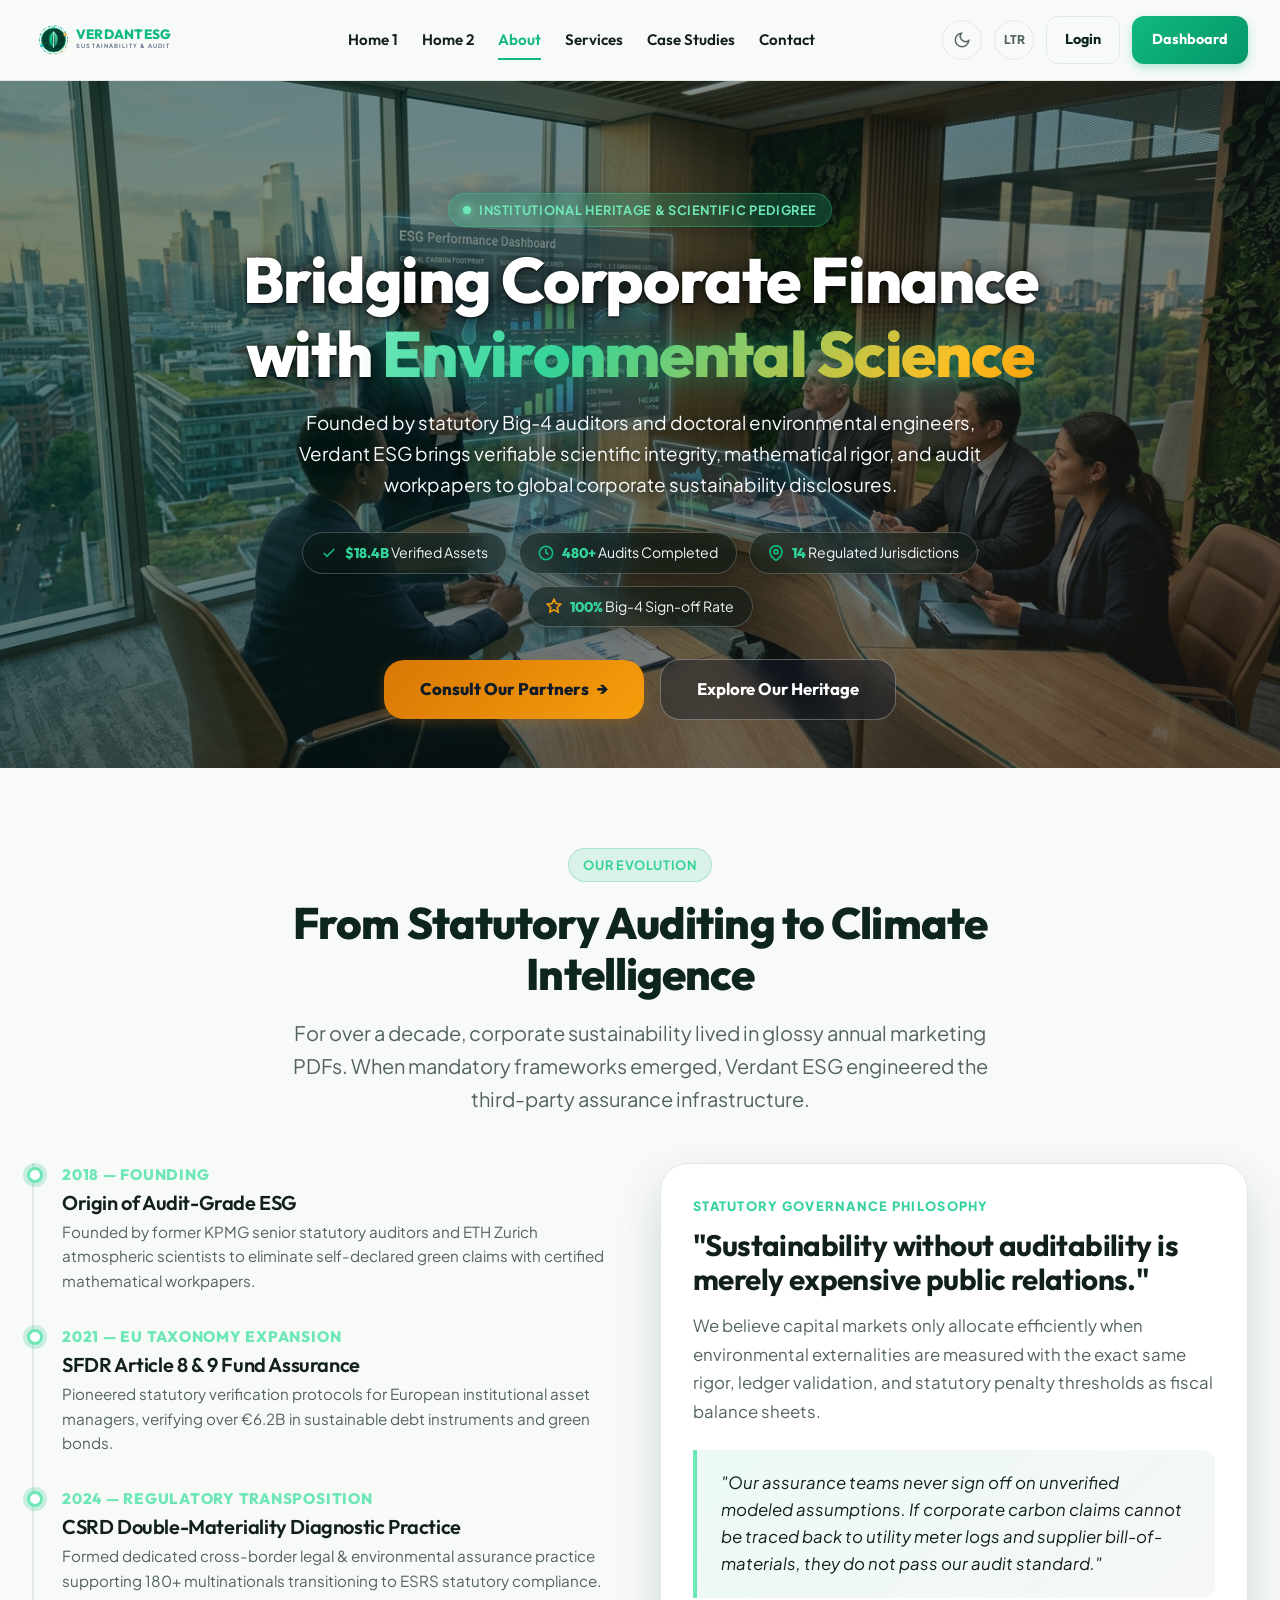
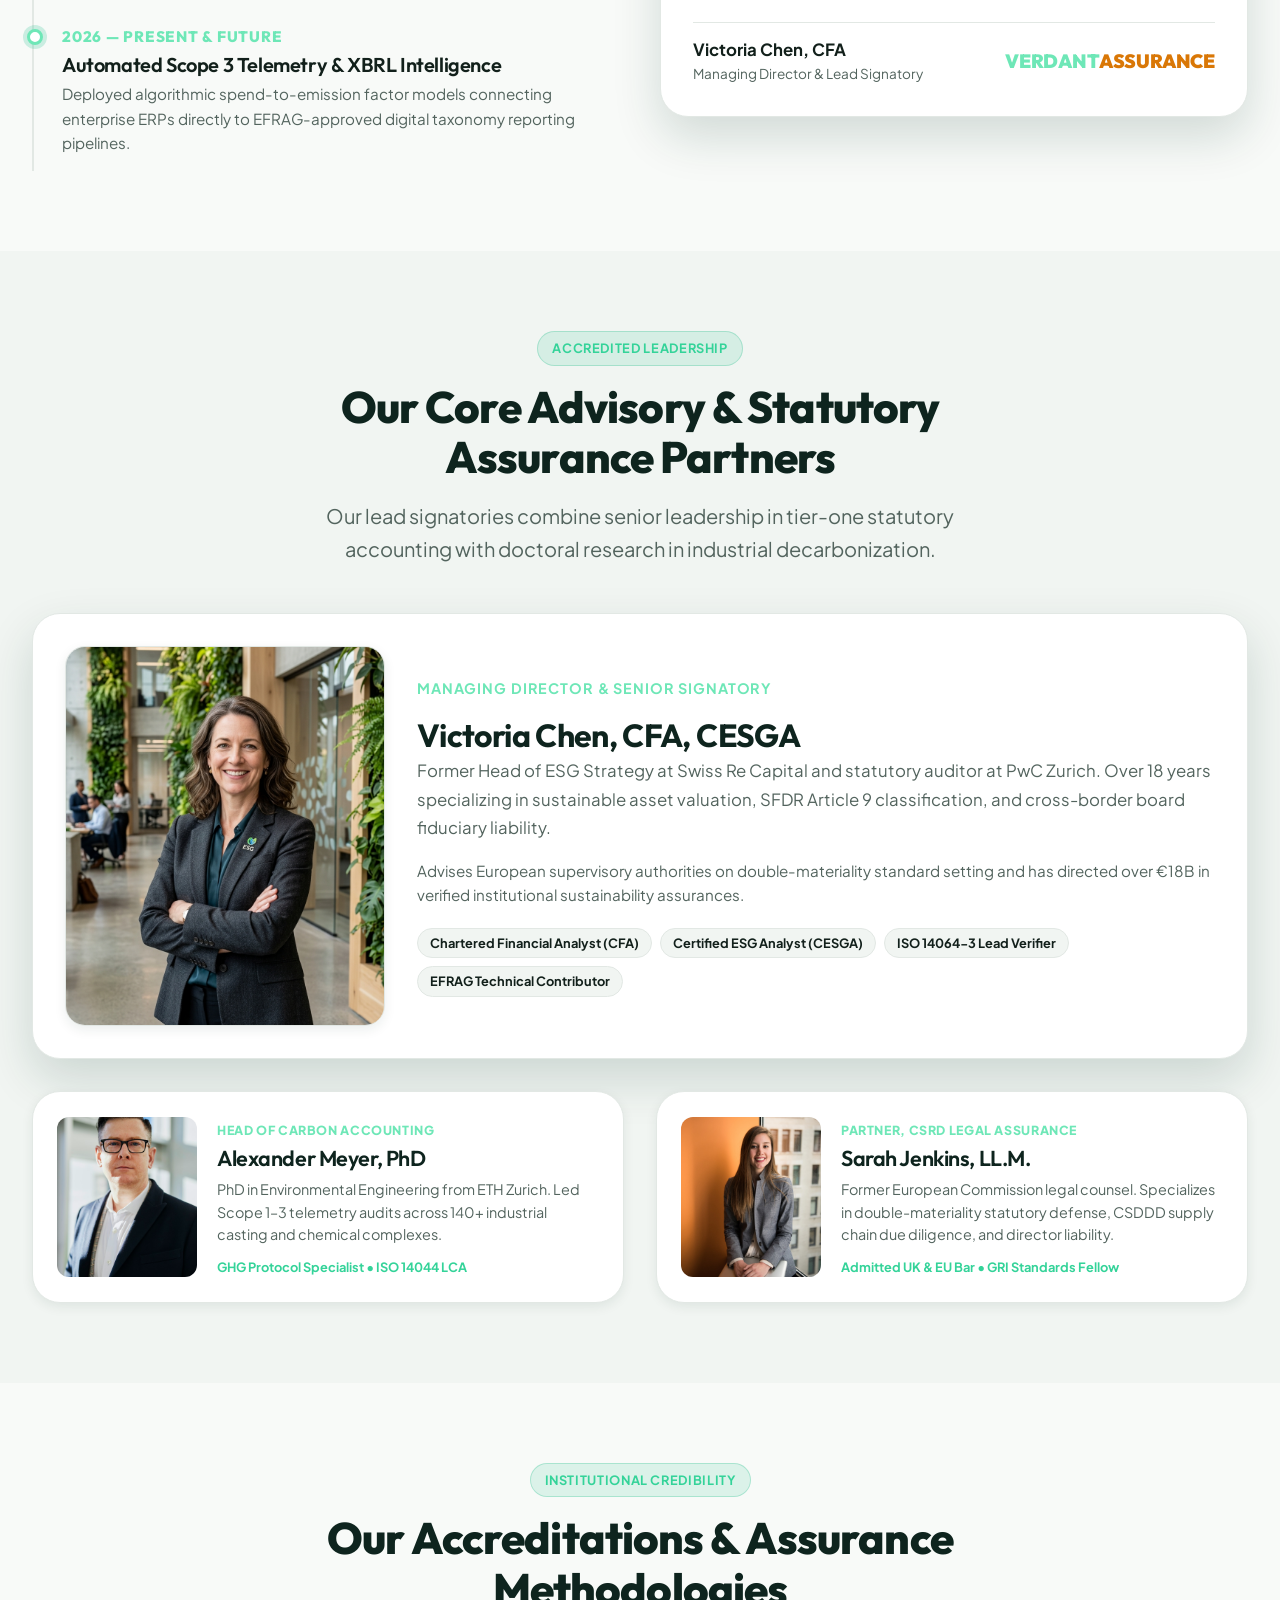
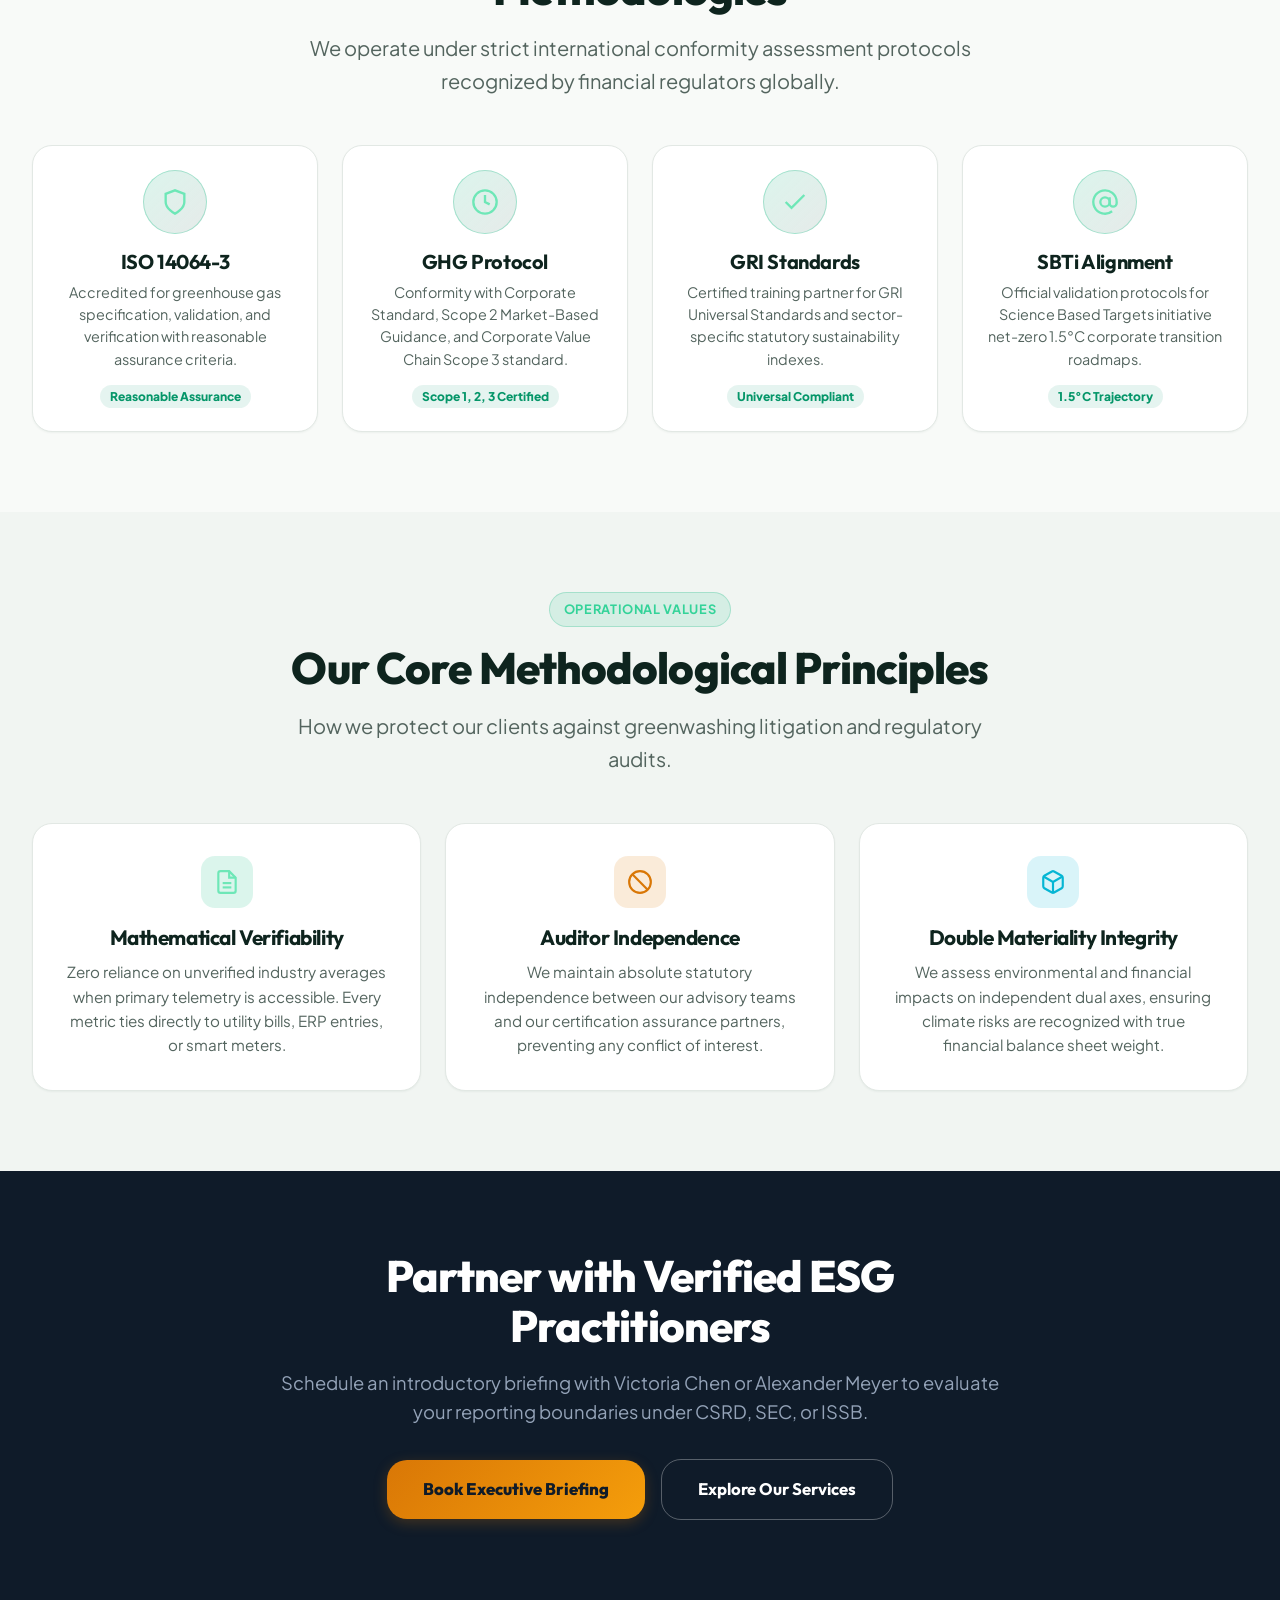
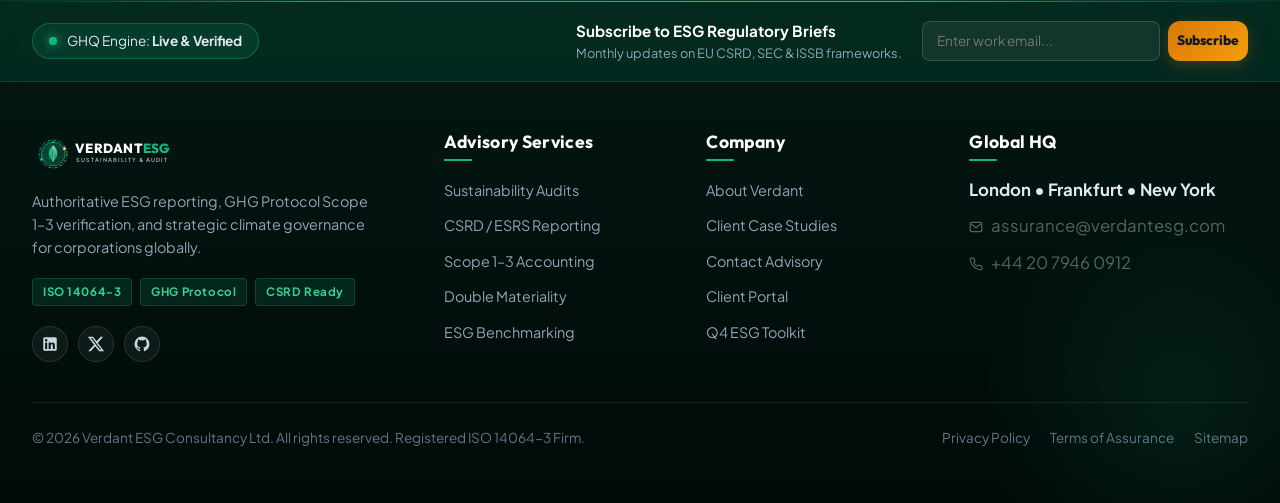
<file: about.html>
<!DOCTYPE html>
<html lang="en">
<head>
  <meta charset="UTF-8">
  <meta name="viewport" content="width=device-width, initial-scale=1.0">
  <title>About Us — Verdant ESG Consultancy</title>
  <meta name="description" content="Meet our multidisciplinary team of accredited GHG auditors, environmental economists, and CSRD statutory assurance specialists.">
  <meta name="keywords" content="ESG consultancy team, GHG auditors, sustainability leadership, ISO 14064 verifiers">
  
  <link rel="icon" type="image/png" href="assets/images/logo.png">
  <link rel="stylesheet" href="assets/css/style.css">
  <link rel="stylesheet" href="assets/css/dark-mode.css">
  <link rel="stylesheet" href="assets/css/rtl.css">
</head>
<body>

  <!-- STRICT NAVBAR -->
  <header class="site-header" id="mainHeader">
    <div class="container navbar">
      <a href="index.html" class="navbar-brand" aria-label="Verdant ESG Home">
        <svg viewBox="0 0 280 64" width="180" height="42" fill="none" xmlns="http://www.w3.org/2000/svg">
          <defs>
            <linearGradient id="hdrGlobeGrad" x1="0" y1="0" x2="44" y2="44" gradientUnits="userSpaceOnUse">
              <stop offset="0%" stop-color="#064E3B"/>
              <stop offset="100%" stop-color="#022C22"/>
            </linearGradient>
            <linearGradient id="hdrLeaf1" x1="12" y1="8" x2="32" y2="36" gradientUnits="userSpaceOnUse">
              <stop offset="0%" stop-color="#34D399"/>
              <stop offset="50%" stop-color="#10B981"/>
              <stop offset="100%" stop-color="#059669"/>
            </linearGradient>
            <linearGradient id="hdrLeaf2" x1="22" y1="8" x2="22" y2="36" gradientUnits="userSpaceOnUse">
              <stop offset="0%" stop-color="#6EE7B7"/>
              <stop offset="100%" stop-color="#047857"/>
            </linearGradient>
            <linearGradient id="hdrOrbitGrad" x1="0" y1="0" x2="44" y2="44" gradientUnits="userSpaceOnUse">
              <stop offset="0%" stop-color="#10B981"/>
              <stop offset="50%" stop-color="#06B6D4"/>
              <stop offset="100%" stop-color="#F59E0B"/>
            </linearGradient>
          </defs>
          <g transform="translate(10, 10)">
            <circle cx="22" cy="22" r="21" stroke="url(#hdrOrbitGrad)" stroke-width="1.5" stroke-dasharray="4 2 1 2" opacity="0.9"/>
            <ellipse cx="22" cy="22" rx="21" ry="8" stroke="#10B981" stroke-width="1" stroke-dasharray="2 3" transform="rotate(-25 22 22)" opacity="0.6"/>
            <circle cx="22" cy="22" r="18" fill="url(#hdrGlobeGrad)" stroke="#10B981" stroke-width="1"/>
            <path d="M 4 22 A 18 7 0 0 0 40 22" fill="none" stroke="#10B981" stroke-width="0.75" opacity="0.4"/>
            <path d="M 4 22 A 18 14 0 0 0 40 22" fill="none" stroke="#10B981" stroke-width="0.75" opacity="0.3"/>
            <path d="M 22 4 A 7 18 0 0 0 22 40" fill="none" stroke="#10B981" stroke-width="0.75" opacity="0.4"/>
            <path d="M 22 9 C 14 15 13 25 22 34 C 20 28 20 18 22 9 Z" fill="url(#hdrLeaf1)"/>
            <path d="M 22 9 C 30 15 31 25 22 34 C 24 28 24 18 22 9 Z" fill="url(#hdrLeaf2)"/>
            <path d="M 22 10 V 33" stroke="#ECFDF5" stroke-width="1.2" stroke-linecap="round"/>
            <circle cx="39" cy="14" r="2.5" fill="#F59E0B"/>
            <circle cx="39" cy="14" r="1" fill="#FFFFFF"/>
            <circle cx="5" cy="30" r="1.8" fill="#06B6D4"/>
            <circle cx="22" cy="4" r="1.5" fill="#10B981"/>
          </g>
          <text x="65" y="30" font-family="'Outfit', 'Inter', sans-serif" font-size="20" font-weight="800" fill="currentColor" letter-spacing="0.02em" class="brand-text-main">VERDANT<tspan fill="#10B981">ESG</tspan></text>
          <text x="66" y="44" font-family="'Plus Jakarta Sans', sans-serif" font-size="8.5" font-weight="700" fill="#64748B" letter-spacing="0.18em">SUSTAINABILITY &amp; AUDIT</text>
        </svg>
      </a>

      <nav class="nav-menu" aria-label="Primary Navigation">
        <a href="index.html" class="nav-link">Home 1</a>
        <a href="home-2.html" class="nav-link">Home 2</a>
        <a href="about.html" class="nav-link active">About</a>
        <a href="services.html" class="nav-link">Services</a>
        <a href="case-studies.html" class="nav-link">Case Studies</a>
        <a href="contact.html" class="nav-link">Contact</a>
      </nav>

      <div class="nav-actions">
        <button class="utility-btn js-theme-toggle" aria-label="Toggle Theme" title="Toggle Light/Dark Theme">
          <svg class="icon-moon" width="18" height="18" viewBox="0 0 24 24" fill="none" stroke="currentColor" stroke-width="2">
            <path d="M21 12.79A9 9 0 1 1 11.21 3 7 7 0 0 0 21 12.79z"></path>
          </svg>
          <svg class="icon-sun" width="18" height="18" viewBox="0 0 24 24" fill="none" stroke="currentColor" stroke-width="2" style="display:none;">
            <circle cx="12" cy="12" r="5"></circle>
            <line x1="12" y1="1" x2="12" y2="3"></line>
            <line x1="12" y1="21" x2="12" y2="23"></line>
            <line x1="4.22" y1="4.22" x2="5.64" y2="5.64"></line>
            <line x1="18.36" y1="18.36" x2="19.78" y2="19.78"></line>
            <line x1="1" y1="12" x2="3" y2="12"></line>
            <line x1="21" y1="12" x2="23" y2="12"></line>
            <line x1="4.22" y1="19.78" x2="5.64" y2="18.36"></line>
            <line x1="18.36" y1="5.64" x2="19.78" y2="4.22"></line>
          </svg>
        </button>

        <button class="utility-btn js-rtl-toggle" aria-label="Toggle RTL" style="font-weight: 800; font-size: 0.75rem;">
          LTR
        </button>

        <a href="login.html" class="btn btn-login">Login</a>
        <a href="dashboard.html" class="btn btn-dashboard">Dashboard</a>

        <button class="hamburger-btn" aria-label="Open Mobile Menu">
          <span></span>
          <span></span>
          <span></span>
        </button>
      </div>
    </div>
  </header>

  <!-- Mobile Drawer -->
  <div class="mobile-drawer-backdrop">
    <div class="mobile-drawer">
      <div class="mobile-drawer-header">
        <a href="index.html" class="brand-logo" aria-label="Verdant ESG Home">
          <svg width="220" height="48" viewBox="0 0 220 48" fill="none" xmlns="http://www.w3.org/2000/svg">
            <defs>
              <linearGradient id="hdrGlobeGradMobAbt" x1="4" y1="4" x2="40" y2="40" gradientUnits="userSpaceOnUse">
                <stop offset="0%" stop-color="#064E3B"/>
                <stop offset="100%" stop-color="#022C22"/>
              </linearGradient>
              <linearGradient id="hdrLeaf1MobAbt" x1="12" y1="8" x2="32" y2="36" gradientUnits="userSpaceOnUse">
                <stop offset="0%" stop-color="#34D399"/>
                <stop offset="50%" stop-color="#10B981"/>
                <stop offset="100%" stop-color="#059669"/>
              </linearGradient>
              <linearGradient id="hdrLeaf2MobAbt" x1="22" y1="8" x2="22" y2="36" gradientUnits="userSpaceOnUse">
                <stop offset="0%" stop-color="#6EE7B7"/>
                <stop offset="100%" stop-color="#047857"/>
              </linearGradient>
              <linearGradient id="hdrOrbitGradMobAbt" x1="0" y1="0" x2="44" y2="44" gradientUnits="userSpaceOnUse">
                <stop offset="0%" stop-color="#10B981"/>
                <stop offset="50%" stop-color="#06B6D4"/>
                <stop offset="100%" stop-color="#F59E0B"/>
              </linearGradient>
            </defs>
            <g transform="translate(10, 10)">
              <circle cx="22" cy="22" r="21" stroke="url(#hdrOrbitGradMobAbt)" stroke-width="1.5" stroke-dasharray="4 2 1 2" opacity="0.9"/>
              <ellipse cx="22" cy="22" rx="21" ry="8" stroke="#10B981" stroke-width="1" stroke-dasharray="2 3" transform="rotate(-25 22 22)" opacity="0.6"/>
              <circle cx="22" cy="22" r="18" fill="url(#hdrGlobeGradMobAbt)" stroke="#10B981" stroke-width="1"/>
              <path d="M 4 22 A 18 7 0 0 0 40 22" fill="none" stroke="#10B981" stroke-width="0.75" opacity="0.4"/>
              <path d="M 4 22 A 18 14 0 0 0 40 22" fill="none" stroke="#10B981" stroke-width="0.75" opacity="0.3"/>
              <path d="M 22 4 A 7 18 0 0 0 22 40" fill="none" stroke="#10B981" stroke-width="0.75" opacity="0.4"/>
              <path d="M 22 9 C 14 15 13 25 22 34 C 20 28 20 18 22 9 Z" fill="url(#hdrLeaf1MobAbt)"/>
              <path d="M 22 9 C 30 15 31 25 22 34 C 24 28 24 18 22 9 Z" fill="url(#hdrLeaf2MobAbt)"/>
              <path d="M 22 10 V 33" stroke="#ECFDF5" stroke-width="1.2" stroke-linecap="round"/>
              <circle cx="39" cy="14" r="2.5" fill="#F59E0B"/>
              <circle cx="39" cy="14" r="1" fill="#FFFFFF"/>
              <circle cx="5" cy="30" r="1.8" fill="#06B6D4"/>
              <circle cx="22" cy="4" r="1.5" fill="#10B981"/>
            </g>
            <text x="65" y="30" font-family="'Outfit', 'Inter', sans-serif" font-size="20" font-weight="800" fill="currentColor" letter-spacing="0.02em" class="brand-text-main">VERDANT<tspan fill="#10B981">ESG</tspan></text>
            <text x="66" y="44" font-family="'Plus Jakarta Sans', sans-serif" font-size="8.5" font-weight="700" fill="#64748B" letter-spacing="0.18em">SUSTAINABILITY &amp; AUDIT</text>
          </svg>
        </a>
        <div class="mobile-drawer-actions">
          <button class="utility-btn js-theme-toggle" aria-label="Toggle Theme" title="Toggle Light/Dark Theme">
            <svg class="icon-moon" width="18" height="18" viewBox="0 0 24 24" fill="none" stroke="currentColor" stroke-width="2">
              <path d="M21 12.79A9 9 0 1 1 11.21 3 7 7 0 0 0 21 12.79z"></path>
            </svg>
            <svg class="icon-sun" width="18" height="18" viewBox="0 0 24 24" fill="none" stroke="currentColor" stroke-width="2" style="display:none;">
              <circle cx="12" cy="12" r="5"></circle>
              <line x1="12" y1="1" x2="12" y2="3"></line>
              <line x1="12" y1="21" x2="12" y2="23"></line>
              <line x1="4.22" y1="4.22" x2="5.64" y2="5.64"></line>
              <line x1="18.36" y1="18.36" x2="19.78" y2="19.78"></line>
              <line x1="1" y1="12" x2="3" y2="12"></line>
              <line x1="21" y1="12" x2="23" y2="12"></line>
              <line x1="4.22" y1="19.78" x2="5.64" y2="18.36"></line>
              <line x1="18.36" y1="5.64" x2="19.78" y2="4.22"></line>
            </svg>
          </button>
          <button class="utility-btn js-rtl-toggle" aria-label="Toggle RTL" title="Toggle RTL Layout" style="font-weight: 800; font-size: 0.75rem;">
            LTR
          </button>
          <button class="utility-btn js-drawer-close" aria-label="Close Menu">✕</button>
        </div>
      </div>
      <div class="mobile-nav-links">
        <a href="index.html" class="mobile-nav-link">Home 1</a>
        <a href="home-2.html" class="mobile-nav-link">Home 2</a>
        <a href="about.html" class="mobile-nav-link active">About</a>
        <a href="services.html" class="mobile-nav-link">Services</a>
        <a href="case-studies.html" class="mobile-nav-link">Case Studies</a>
        <a href="contact.html" class="mobile-nav-link">Contact</a>
      </div>
      <div class="mobile-drawer-footer">
        <a href="login.html" class="btn btn-outline" style="width: 100%;">Login</a>
        <a href="dashboard.html" class="btn btn-primary" style="width: 100%;">Dashboard</a>
      </div>
    </div>
  </div>

  <main>
    <!-- ========================================================================
         HERO SECTION: CONSISTENT 520PX HEIGHT + BOARDROOM BACKGROUND IMAGE
         ======================================================================== -->
    <section class="page-hero hero-about">
      <div class="container hero-content">
        <div class="badge">
          <span class="badge-dot"></span>
          Institutional Heritage &amp; Scientific Pedigree
        </div>

        <h1>
          Bridging Corporate Finance with <span class="text-gradient">Environmental Science</span>
        </h1>

        <p class="lead-text" style="margin-left: auto; margin-right: auto;">
          Founded by statutory Big-4 auditors and doctoral environmental engineers, Verdant ESG brings verifiable scientific integrity, mathematical rigor, and audit workpapers to global corporate sustainability disclosures.
        </p>

        <!-- Glassy Hero Stats Pill Strip -->
        <div class="hero-pills-strip">
          <div class="hero-pill-item">
            <svg width="16" height="16" viewBox="0 0 24 24" fill="none" stroke="#10B981" stroke-width="2.5"><polyline points="20 6 9 17 4 12"></polyline></svg>
            <span><strong>$18.4B</strong> Verified Assets</span>
          </div>
          <div class="hero-pill-item">
            <svg width="16" height="16" viewBox="0 0 24 24" fill="none" stroke="#10B981" stroke-width="2.5"><circle cx="12" cy="12" r="10"></circle><polyline points="12 6 12 12 16 14"></polyline></svg>
            <span><strong>480+</strong> Audits Completed</span>
          </div>
          <div class="hero-pill-item">
            <svg width="16" height="16" viewBox="0 0 24 24" fill="none" stroke="#10B981" stroke-width="2.5"><path d="M21 10c0 7-9 13-9 13s-9-6-9-13a9 9 0 0 1 18 0z"></path><circle cx="12" cy="10" r="3"></circle></svg>
            <span><strong>14</strong> Regulated Jurisdictions</span>
          </div>
          <div class="hero-pill-item">
            <svg width="16" height="16" viewBox="0 0 24 24" fill="none" stroke="#F59E0B" stroke-width="2.5"><polygon points="12 2 15.09 8.26 22 9.27 17 14.14 18.18 21.02 12 17.77 5.82 21.02 7 14.14 2 9.27 8.91 8.26 12 2"></polygon></svg>
            <span><strong>100%</strong> Big-4 Sign-off Rate</span>
          </div>
        </div>

        <div class="btn-group">
          <a href="contact.html" class="btn btn-accent btn-lg">
            Consult Our Partners
            <span class="icon-arrow-right">→</span>
          </a>
          <a href="#heritage" class="btn btn-outline btn-lg" style="color: #FFFFFF; border-color: rgba(255,255,255,0.3);">
            Explore Our Heritage
          </a>
        </div>
      </div>
    </section>

    <!-- ========================================================================
         DISTINCTIVE LAYOUT 1: INSTITUTIONAL HERITAGE & INTERACTIVE TIMELINE
         ======================================================================== -->
    <section class="section" id="heritage">
      <div class="container">
        <div class="section-header">
          <div class="badge">Our Evolution</div>
          <h2>From Statutory Auditing to Climate Intelligence</h2>
          <p class="lead-text" style="margin-left: auto; margin-right: auto;">
            For over a decade, corporate sustainability lived in glossy annual marketing PDFs. When mandatory frameworks emerged, Verdant ESG engineered the third-party assurance infrastructure.
          </p>
        </div>

        <div class="heritage-split-grid">
          <!-- Left Column: Milestone Timeline Track -->
          <div class="heritage-timeline">
            <div class="heritage-item">
              <span class="heritage-dot"></span>
              <div class="heritage-year">2018 — Founding</div>
              <h4>Origin of Audit-Grade ESG</h4>
              <p>Founded by former KPMG senior statutory auditors and ETH Zurich atmospheric scientists to eliminate self-declared green claims with certified mathematical workpapers.</p>
            </div>

            <div class="heritage-item">
              <span class="heritage-dot"></span>
              <div class="heritage-year">2021 — EU Taxonomy Expansion</div>
              <h4>SFDR Article 8 &amp; 9 Fund Assurance</h4>
              <p>Pioneered statutory verification protocols for European institutional asset managers, verifying over €6.2B in sustainable debt instruments and green bonds.</p>
            </div>

            <div class="heritage-item">
              <span class="heritage-dot"></span>
              <div class="heritage-year">2024 — Regulatory Transposition</div>
              <h4>CSRD Double-Materiality Diagnostic Practice</h4>
              <p>Formed dedicated cross-border legal &amp; environmental assurance practice supporting 180+ multinationals transitioning to ESRS statutory compliance.</p>
            </div>

            <div class="heritage-item">
              <span class="heritage-dot"></span>
              <div class="heritage-year">2026 — Present &amp; Future</div>
              <h4>Automated Scope 3 Telemetry &amp; XBRL Intelligence</h4>
              <p>Deployed algorithmic spend-to-emission factor models connecting enterprise ERPs directly to EFRAG-approved digital taxonomy reporting pipelines.</p>
            </div>
          </div>

          <!-- Right Column: Founder Mission Card -->
          <div class="about-narrative-card">
            <div style="font-size: 0.8rem; font-weight: 800; text-transform: uppercase; letter-spacing: 0.1em; color: var(--color-primary-light); margin-bottom: 12px;">
              Statutory Governance Philosophy
            </div>
            <h3 style="font-size: 1.85rem; margin-bottom: 16px; color: var(--color-text);">
              "Sustainability without auditability is merely expensive public relations."
            </h3>
            <p style="color: var(--color-text-muted); line-height: 1.7; margin-bottom: 16px;">
              We believe capital markets only allocate efficiently when environmental externalities are measured with the exact same rigor, ledger validation, and statutory penalty thresholds as fiscal balance sheets.
            </p>
            
            <div class="executive-quote-box">
              "Our assurance teams never sign off on unverified modeled assumptions. If corporate carbon claims cannot be traced back to utility meter logs and supplier bill-of-materials, they do not pass our audit standard."
            </div>

            <div class="about-narrative-footer">
              <div class="about-narrative-author">
                <strong>Victoria Chen, CFA</strong>
                <span>Managing Director &amp; Lead Signatory</span>
              </div>
              <div class="about-narrative-brand">
                VERDANT<span>ASSURANCE</span>
              </div>
            </div>
          </div>
        </div>
      </div>
    </section>

    <!-- ========================================================================
         DISTINCTIVE LAYOUT 2: MAGAZINE EDITORIAL LEADERSHIP SHOWCASE
         ======================================================================== -->
    <section class="section section-subtle">
      <div class="container">
        <div class="section-header">
          <div class="badge">Accredited Leadership</div>
          <h2>Our Core Advisory &amp; Statutory Assurance Partners</h2>
          <p class="lead-text" style="margin-left: auto; margin-right: auto;">
            Our lead signatories combine senior leadership in tier-one statutory accounting with doctoral research in industrial decarbonization.
          </p>
        </div>

        <!-- Featured Director Spotlight (Full-Width Luxury Card) -->
        <div class="director-spotlight-card">
          <div class="director-portrait-box">
            <img src="assets/images/team_director.jpg" alt="Victoria Chen, Managing Director & Founder" loading="lazy">
          </div>
          <div class="director-info">
            <span class="director-role-tag">Managing Director &amp; Senior Signatory</span>
            <h3>Victoria Chen, CFA, CESGA</h3>
            <p style="color: var(--color-text-muted); font-size: 1.05rem; line-height: 1.7; margin-bottom: 16px;">
              Former Head of ESG Strategy at Swiss Re Capital and statutory auditor at PwC Zurich. Over 18 years specializing in sustainable asset valuation, SFDR Article 9 classification, and cross-border board fiduciary liability.
            </p>
            <p style="color: var(--color-text-muted); font-size: 0.95rem; line-height: 1.6; margin-bottom: 20px;">
              Advises European supervisory authorities on double-materiality standard setting and has directed over €18B in verified institutional sustainability assurances.
            </p>

            <div class="director-credentials-list">
              <span class="credential-pill">Chartered Financial Analyst (CFA)</span>
              <span class="credential-pill">Certified ESG Analyst (CESGA)</span>
              <span class="credential-pill">ISO 14064-3 Lead Verifier</span>
              <span class="credential-pill">EFRAG Technical Contributor</span>
            </div>
          </div>
        </div>

        <!-- 2-Column Senior Partner Cards -->
        <div class="partner-editorial-grid">
          <!-- Member 2: Auditor -->
          <div class="partner-card">
            <div class="partner-avatar-box">
              <img src="assets/images/team_auditor.jpg" alt="Alexander Meyer, Head of GHG Telemetry" loading="lazy">
            </div>
            <div>
              <span style="font-size: 0.78rem; text-transform: uppercase; font-weight: 800; color: var(--color-primary-glow); letter-spacing: 0.05em;">Head of Carbon Accounting</span>
              <h4 style="font-size: 1.35rem; margin-top: 4px; margin-bottom: 8px;">Alexander Meyer, PhD</h4>
              <p style="font-size: 0.9rem; color: var(--color-text-muted); line-height: 1.55; margin-bottom: 12px;">
                PhD in Environmental Engineering from ETH Zurich. Led Scope 1–3 telemetry audits across 140+ industrial casting and chemical complexes.
              </p>
              <div style="font-size: 0.8rem; font-weight: 700; color: var(--color-primary-light);">
                GHG Protocol Specialist • ISO 14044 LCA
              </div>
            </div>
          </div>

          <!-- Member 3: Governance -->
          <div class="partner-card">
            <div class="partner-avatar-box">
              <img src="assets/images/team_governance.jpg" alt="Sarah Jenkins, CSRD Assurance Partner" loading="lazy">
            </div>
            <div>
              <span style="font-size: 0.78rem; text-transform: uppercase; font-weight: 800; color: var(--color-primary-glow); letter-spacing: 0.05em;">Partner, CSRD Legal Assurance</span>
              <h4 style="font-size: 1.35rem; margin-top: 4px; margin-bottom: 8px;">Sarah Jenkins, LL.M.</h4>
              <p style="font-size: 0.9rem; color: var(--color-text-muted); line-height: 1.55; margin-bottom: 12px;">
                Former European Commission legal counsel. Specializes in double-materiality statutory defense, CSDDD supply chain due diligence, and director liability.
              </p>
              <div style="font-size: 0.8rem; font-weight: 700; color: var(--color-primary-light);">
                Admitted UK &amp; EU Bar • GRI Standards Fellow
              </div>
            </div>
          </div>
        </div>
      </div>
    </section>

    <!-- ========================================================================
         DISTINCTIVE LAYOUT 3: ASSURANCE FRAMEWORKS & VERIFICATION BADGES
         ======================================================================== -->
    <section class="section">
      <div class="container">
        <div class="section-header">
          <div class="badge">Institutional Credibility</div>
          <h2>Our Accreditations &amp; Assurance Methodologies</h2>
          <p class="lead-text" style="margin-left: auto; margin-right: auto;">
            We operate under strict international conformity assessment protocols recognized by financial regulators globally.
          </p>
        </div>

        <div class="frameworks-seal-grid">
          <!-- Cert 1 -->
          <div class="framework-seal-card">
            <div class="seal-icon-circle">
              <svg width="28" height="28" viewBox="0 0 24 24" fill="none" stroke="currentColor" stroke-width="2">
                <path d="M12 22s8-4 8-10V5l-8-3-8 3v7c0 6 8 10 8 10z"></path>
              </svg>
            </div>
            <h3 style="font-size: 1.25rem; margin-bottom: 8px;">ISO 14064-3</h3>
            <p style="font-size: 0.9rem; color: var(--color-text-muted); line-height: 1.55; margin-bottom: 12px;">
              Accredited for greenhouse gas specification, validation, and verification with reasonable assurance criteria.
            </p>
            <span style="font-size: 0.75rem; font-weight: 800; color: var(--color-success); background: rgba(5, 150, 105, 0.1); padding: 4px 10px; border-radius: var(--radius-full);">
              Reasonable Assurance
            </span>
          </div>

          <!-- Cert 2 -->
          <div class="framework-seal-card">
            <div class="seal-icon-circle">
              <svg width="28" height="28" viewBox="0 0 24 24" fill="none" stroke="currentColor" stroke-width="2">
                <circle cx="12" cy="12" r="10"></circle>
                <path d="M12 6v6l4 2"></path>
              </svg>
            </div>
            <h3 style="font-size: 1.25rem; margin-bottom: 8px;">GHG Protocol</h3>
            <p style="font-size: 0.9rem; color: var(--color-text-muted); line-height: 1.55; margin-bottom: 12px;">
              Conformity with Corporate Standard, Scope 2 Market-Based Guidance, and Corporate Value Chain Scope 3 standard.
            </p>
            <span style="font-size: 0.75rem; font-weight: 800; color: var(--color-success); background: rgba(5, 150, 105, 0.1); padding: 4px 10px; border-radius: var(--radius-full);">
              Scope 1, 2, 3 Certified
            </span>
          </div>

          <!-- Cert 3 -->
          <div class="framework-seal-card">
            <div class="seal-icon-circle">
              <svg width="28" height="28" viewBox="0 0 24 24" fill="none" stroke="currentColor" stroke-width="2">
                <polyline points="20 6 9 17 4 12"></polyline>
              </svg>
            </div>
            <h3 style="font-size: 1.25rem; margin-bottom: 8px;">GRI Standards</h3>
            <p style="font-size: 0.9rem; color: var(--color-text-muted); line-height: 1.55; margin-bottom: 12px;">
              Certified training partner for GRI Universal Standards and sector-specific statutory sustainability indexes.
            </p>
            <span style="font-size: 0.75rem; font-weight: 800; color: var(--color-success); background: rgba(5, 150, 105, 0.1); padding: 4px 10px; border-radius: var(--radius-full);">
              Universal Compliant
            </span>
          </div>

          <!-- Cert 4 -->
          <div class="framework-seal-card">
            <div class="seal-icon-circle">
              <svg width="28" height="28" viewBox="0 0 24 24" fill="none" stroke="currentColor" stroke-width="2">
                <circle cx="12" cy="12" r="4"></circle>
                <path d="M16 8v5a3 3 0 0 0 6 0v-1a10 10 0 1 0-3.92 7.94"></path>
              </svg>
            </div>
            <h3 style="font-size: 1.25rem; margin-bottom: 8px;">SBTi Alignment</h3>
            <p style="font-size: 0.9rem; color: var(--color-text-muted); line-height: 1.55; margin-bottom: 12px;">
              Official validation protocols for Science Based Targets initiative net-zero 1.5°C corporate transition roadmaps.
            </p>
            <span style="font-size: 0.75rem; font-weight: 800; color: var(--color-success); background: rgba(5, 150, 105, 0.1); padding: 4px 10px; border-radius: var(--radius-full);">
              1.5°C Trajectory
            </span>
          </div>
        </div>
      </div>
    </section>

    <!-- ========================================================================
         DISTINCTIVE LAYOUT 4: BIOPHILIC ETHICS & METHODOLOGICAL PRINCIPLES
         ======================================================================== -->
    <section class="section section-subtle">
      <div class="container">
        <div class="section-header">
          <div class="badge">Operational Values</div>
          <h2>Our Core Methodological Principles</h2>
          <p class="lead-text" style="margin-left: auto; margin-right: auto;">
            How we protect our clients against greenwashing litigation and regulatory audits.
          </p>
        </div>

        <div class="principles-grid">
          <div class="principle-card">
            <div style="width: 52px; height: 52px; border-radius: 14px; background: rgba(16, 185, 129, 0.15); display: flex; align-items: center; justify-content: center; color: var(--color-primary-glow); margin: 0 auto 18px auto;">
              <svg width="26" height="26" viewBox="0 0 24 24" fill="none" stroke="currentColor" stroke-width="2"><path d="M14 2H6a2 2 0 0 0-2 2v16a2 2 0 0 0 2 2h12a2 2 0 0 0 2-2V8z"></path><polyline points="14 2 14 8 20 8"></polyline><line x1="16" y1="13" x2="8" y2="13"></line><line x1="16" y1="17" x2="8" y2="17"></line></svg>
            </div>
            <h3 style="font-size: 1.3rem; margin-bottom: 10px;">Mathematical Verifiability</h3>
            <p style="color: var(--color-text-muted); font-size: 0.95rem; line-height: 1.6; margin: 0 auto;">
              Zero reliance on unverified industry averages when primary telemetry is accessible. Every metric ties directly to utility bills, ERP entries, or smart meters.
            </p>
          </div>

          <div class="principle-card">
            <div style="width: 52px; height: 52px; border-radius: 14px; background: rgba(217, 119, 6, 0.15); display: flex; align-items: center; justify-content: center; color: var(--color-accent); margin: 0 auto 18px auto;">
              <svg width="26" height="26" viewBox="0 0 24 24" fill="none" stroke="currentColor" stroke-width="2"><circle cx="12" cy="12" r="10"></circle><line x1="4.93" y1="4.93" x2="19.07" y2="19.07"></line></svg>
            </div>
            <h3 style="font-size: 1.3rem; margin-bottom: 10px;">Auditor Independence</h3>
            <p style="color: var(--color-text-muted); font-size: 0.95rem; line-height: 1.6; margin: 0 auto;">
              We maintain absolute statutory independence between our advisory teams and our certification assurance partners, preventing any conflict of interest.
            </p>
          </div>

          <div class="principle-card">
            <div style="width: 52px; height: 52px; border-radius: 14px; background: rgba(6, 182, 212, 0.15); display: flex; align-items: center; justify-content: center; color: #06B6D4; margin: 0 auto 18px auto;">
              <svg width="26" height="26" viewBox="0 0 24 24" fill="none" stroke="currentColor" stroke-width="2"><path d="M21 16V8a2 2 0 0 0-1-1.73l-7-4a2 2 0 0 0-2 0l-7 4A2 2 0 0 0 3 8v8a2 2 0 0 0 1 1.73l7 4a2 2 0 0 0 2 0l7-4A2 2 0 0 0 21 16z"></path><polyline points="3.27 6.96 12 12.01 20.73 6.96"></polyline><line x1="12" y1="22.08" x2="12" y2="12"></line></svg>
            </div>
            <h3 style="font-size: 1.3rem; margin-bottom: 10px;">Double Materiality Integrity</h3>
            <p style="color: var(--color-text-muted); font-size: 0.95rem; line-height: 1.6; margin: 0 auto;">
              We assess environmental and financial impacts on independent dual axes, ensuring climate risks are recognized with true financial balance sheet weight.
            </p>
          </div>
        </div>
      </div>
    </section>

    <!-- ========================================================================
         ABOUT SECTION 5: CTA TO SERVICES / CONTACT
         ======================================================================== -->
    <section class="section section-dark">
      <div class="container" style="text-align: center; max-width: 800px; margin: 0 auto;">
        <h2 style="color: #FFFFFF; margin-bottom: 16px;">Partner with Verified ESG Practitioners</h2>
        <p style="color: #94A3B8; margin-bottom: 32px; font-size: 1.15rem;">
          Schedule an introductory briefing with Victoria Chen or Alexander Meyer to evaluate your reporting boundaries under CSRD, SEC, or ISSB.
        </p>
        <div class="btn-group" style="justify-content: center;">
          <a href="contact.html" class="btn btn-accent btn-lg">Book Executive Briefing</a>
          <a href="services.html" class="btn btn-outline btn-lg" style="color: #FFFFFF; border-color: rgba(255,255,255,0.3);">Explore Our Services</a>
        </div>
      </div>
    </section>
  </main>

  <!-- FOOTER -->
    <footer class="site-footer">
    <div class="footer-top-bar">
      <div class="container footer-top-wrapper">
        <div class="footer-status-pill">
          <span class="status-dot"></span>
          <span>GHQ Engine: <strong>Live &amp; Verified</strong></span>
        </div>
        <div class="footer-newsletter-box">
          <div class="newsletter-text">
            <strong>Subscribe to ESG Regulatory Briefs</strong>
            <span>Monthly updates on EU CSRD, SEC &amp; ISSB frameworks.</span>
          </div>
          <form class="newsletter-form js-validate-form">
            <input type="email" placeholder="Enter work email..." required class="form-control footer-input">
            <button type="submit" class="btn btn-accent btn-sm">Subscribe</button>
          </form>
        </div>
      </div>
    </div>

    <div class="container footer-main">
      <div class="footer-grid">
        <!-- Brand Column -->
        <div class="footer-brand-col">
          <a href="index.html" class="navbar-brand footer-logo">
            <svg viewBox="0 0 280 64" width="160" height="38" fill="none" xmlns="http://www.w3.org/2000/svg">
          <defs>
            <linearGradient id="ftrGlobeGrad" x1="0" y1="0" x2="44" y2="44" gradientUnits="userSpaceOnUse">
              <stop offset="0%" stop-color="#064E3B"/>
              <stop offset="100%" stop-color="#022C22"/>
            </linearGradient>
            <linearGradient id="ftrLeaf1" x1="12" y1="8" x2="32" y2="36" gradientUnits="userSpaceOnUse">
              <stop offset="0%" stop-color="#34D399"/>
              <stop offset="50%" stop-color="#10B981"/>
              <stop offset="100%" stop-color="#059669"/>
            </linearGradient>
            <linearGradient id="ftrLeaf2" x1="22" y1="8" x2="22" y2="36" gradientUnits="userSpaceOnUse">
              <stop offset="0%" stop-color="#6EE7B7"/>
              <stop offset="100%" stop-color="#047857"/>
            </linearGradient>
            <linearGradient id="ftrOrbitGrad" x1="0" y1="0" x2="44" y2="44" gradientUnits="userSpaceOnUse">
              <stop offset="0%" stop-color="#10B981"/>
              <stop offset="50%" stop-color="#06B6D4"/>
              <stop offset="100%" stop-color="#F59E0B"/>
            </linearGradient>
          </defs>
          <g transform="translate(10, 10)">
            <circle cx="22" cy="22" r="21" stroke="url(#ftrOrbitGrad)" stroke-width="1.5" stroke-dasharray="4 2 1 2" opacity="0.9"/>
            <ellipse cx="22" cy="22" rx="21" ry="8" stroke="#10B981" stroke-width="1" stroke-dasharray="2 3" transform="rotate(-25 22 22)" opacity="0.6"/>
            <circle cx="22" cy="22" r="18" fill="url(#ftrGlobeGrad)" stroke="#10B981" stroke-width="1"/>
            <path d="M 4 22 A 18 7 0 0 0 40 22" fill="none" stroke="#10B981" stroke-width="0.75" opacity="0.4"/>
            <path d="M 4 22 A 18 14 0 0 0 40 22" fill="none" stroke="#10B981" stroke-width="0.75" opacity="0.3"/>
            <path d="M 22 4 A 7 18 0 0 0 22 40" fill="none" stroke="#10B981" stroke-width="0.75" opacity="0.4"/>
            <path d="M 22 9 C 14 15 13 25 22 34 C 20 28 20 18 22 9 Z" fill="url(#ftrLeaf1)"/>
            <path d="M 22 9 C 30 15 31 25 22 34 C 24 28 24 18 22 9 Z" fill="url(#ftrLeaf2)"/>
            <path d="M 22 10 V 33" stroke="#ECFDF5" stroke-width="1.2" stroke-linecap="round"/>
            <circle cx="39" cy="14" r="2.5" fill="#F59E0B"/>
            <circle cx="39" cy="14" r="1" fill="#FFFFFF"/>
            <circle cx="5" cy="30" r="1.8" fill="#06B6D4"/>
            <circle cx="22" cy="4" r="1.5" fill="#10B981"/>
          </g>
          <text x="65" y="30" font-family="'Outfit', 'Inter', sans-serif" font-size="20" font-weight="800" fill="#FFFFFF" letter-spacing="0.02em">VERDANT<tspan fill="#10B981">ESG</tspan></text>
          <text x="66" y="44" font-family="'Plus Jakarta Sans', sans-serif" font-size="8.5" font-weight="700" fill="#94A3B8" letter-spacing="0.18em">SUSTAINABILITY &amp; AUDIT</text>
        </svg>
          </a>
          <p class="footer-desc">
            Authoritative ESG reporting, GHG Protocol Scope 1–3 verification, and strategic climate governance for corporations globally.
          </p>
          <div class="footer-badges">
            <span class="cert-badge">ISO 14064-3</span>
            <span class="cert-badge">GHG Protocol</span>
            <span class="cert-badge">CSRD Ready</span>
          </div>
          <div class="footer-socials">
            <a href="#" aria-label="LinkedIn" class="social-btn">
              <svg width="18" height="18" fill="currentColor" viewBox="0 0 24 24"><path d="M19 3a2 2 0 0 1 2 2v14a2 2 0 0 1-2 2H5a2 2 0 0 1-2-2V5a2 2 0 0 1 2-2h14m-.5 15.5v-5.3a3.26 3.26 0 0 0-3.26-3.26c-.85 0-1.84.52-2.28 1.3v-1.11h-2.79v8.37h2.79v-4.93c0-.77.62-1.4 1.39-1.4a1.4 1.4 0 0 1 1.4 1.4v4.93h2.75M6.88 8.56a1.68 1.68 0 0 0 1.68-1.68c0-.93-.75-1.69-1.68-1.69a1.69 1.69 0 0 0-1.69 1.69c0 .93.76 1.68 1.69 1.68m1.39 9.94v-8.37H5.5v8.37h2.77z"/></svg>
            </a>
            <a href="#" aria-label="Twitter/X" class="social-btn">
              <svg width="18" height="18" fill="currentColor" viewBox="0 0 24 24"><path d="M18.244 2.25h3.308l-7.227 8.26 8.502 11.24H16.17l-5.214-6.817L4.99 21.75H1.68l7.73-8.835L1.254 2.25H8.08l4.713 6.231zm-1.161 17.52h1.833L7.084 4.126H5.117z"/></svg>
            </a>
            <a href="#" aria-label="GitHub" class="social-btn">
              <svg width="18" height="18" fill="currentColor" viewBox="0 0 24 24"><path d="M12 2A10 10 0 0 0 2 12c0 4.42 2.87 8.17 6.84 9.5.5.08.66-.23.66-.5v-1.69c-2.77.6-3.36-1.34-3.36-1.34-.46-1.16-1.11-1.47-1.11-1.47-.91-.62.07-.6.07-.6 1 .07 1.53 1.03 1.53 1.03.87 1.52 2.34 1.07 2.91.83.1-.65.35-1.09.63-1.34-2.22-.25-4.55-1.11-4.55-4.92 0-1.11.38-2 1.03-2.71-.1-.25-.45-1.29.1-2.64 0 0 .84-.27 2.75 1.02.79-.22 1.65-.33 2.5-.33.85 0 1.71.11 2.5.33 1.91-1.29 2.75-1.02 2.75-1.02.55 1.35.2 2.39.1 2.64.65.71 1.03 1.6 1.03 2.71 0 3.82-2.34 4.66-4.57 4.91.36.31.69.92.69 1.85V21c0 .27.16.59.67.5C19.14 20.16 22 16.42 22 12A10 10 0 0 0 12 2z"/></svg>
            </a>
          </div>
        </div>

        <!-- Advisory Services -->
        <div class="footer-col">
          <h4 class="footer-heading">Advisory Services</h4>
          <ul class="footer-menu">
            <li><a href="services.html">Sustainability Audits</a></li>
            <li><a href="services.html">CSRD / ESRS Reporting</a></li>
            <li><a href="services.html">Scope 1–3 Accounting</a></li>
            <li><a href="services.html">Double Materiality</a></li>
            <li><a href="services.html">ESG Benchmarking</a></li>
          </ul>
        </div>

        <!-- Company -->
        <div class="footer-col">
          <h4 class="footer-heading">Company</h4>
          <ul class="footer-menu">
            <li><a href="about.html">About Verdant</a></li>
            <li><a href="case-studies.html">Client Case Studies</a></li>
            <li><a href="contact.html">Contact Advisory</a></li>
            <li><a href="login.html">Client Portal</a></li>
            <li><a href="coming-soon.html">Q4 ESG Toolkit</a></li>
          </ul>
        </div>

        <!-- Global HQ -->
        <div class="footer-col">
          <h4 class="footer-heading">Global HQ</h4>
          <div class="footer-contact-info">
            <p><strong>London • Frankfurt • New York</strong></p>
            <p><svg width="14" height="14" viewBox="0 0 24 24" fill="none" stroke="currentColor" stroke-width="2"><path d="M4 4h16c1.1 0 2 .9 2 2v12c0 1.1-.9 2-2 2H4c-1.1 0-2-.9-2-2V6c0-1.1.9-2 2-2z"></path><polyline points="22,6 12,13 2,6"></polyline></svg> assurance@verdantesg.com</p>
            <p><svg width="14" height="14" viewBox="0 0 24 24" fill="none" stroke="currentColor" stroke-width="2"><path d="M22 16.92v3a2 2 0 0 1-2.18 2 19.79 19.79 0 0 1-8.63-3.07 19.5 19.5 0 0 1-6-6 19.79 19.79 0 0 1-3.07-8.67A2 2 0 0 1 4.11 2h3a2 2 0 0 1 2 1.72 12.84 12.84 0 0 0 .7 2.81 2 2 0 0 1-.45 2.11L8.09 9.91a16 16 0 0 0 6 6l1.27-1.27a2 2 0 0 1 2.11-.45 12.84 12.84 0 0 0 2.81.7A2 2 0 0 1 22 16.92z"></path></svg> +44 20 7946 0912</p>
          </div>
        </div>
      </div>

      <div class="footer-bottom">
        <div class="footer-copy">
          &copy; 2026 Verdant ESG Consultancy Ltd. All rights reserved. Registered ISO 14064-3 Firm.
        </div>
        <div class="footer-bottom-links">
          <a href="404.html">Privacy Policy</a>
          <a href="404.html">Terms of Assurance</a>
          <a href="sitemap.xml">Sitemap</a>
          
        </div>
      </div>
    </div>
  </footer>

  <script src="assets/js/3d-effects.js"></script>
  <script src="assets/js/main.js"></script>
</body>
</html>
</file>
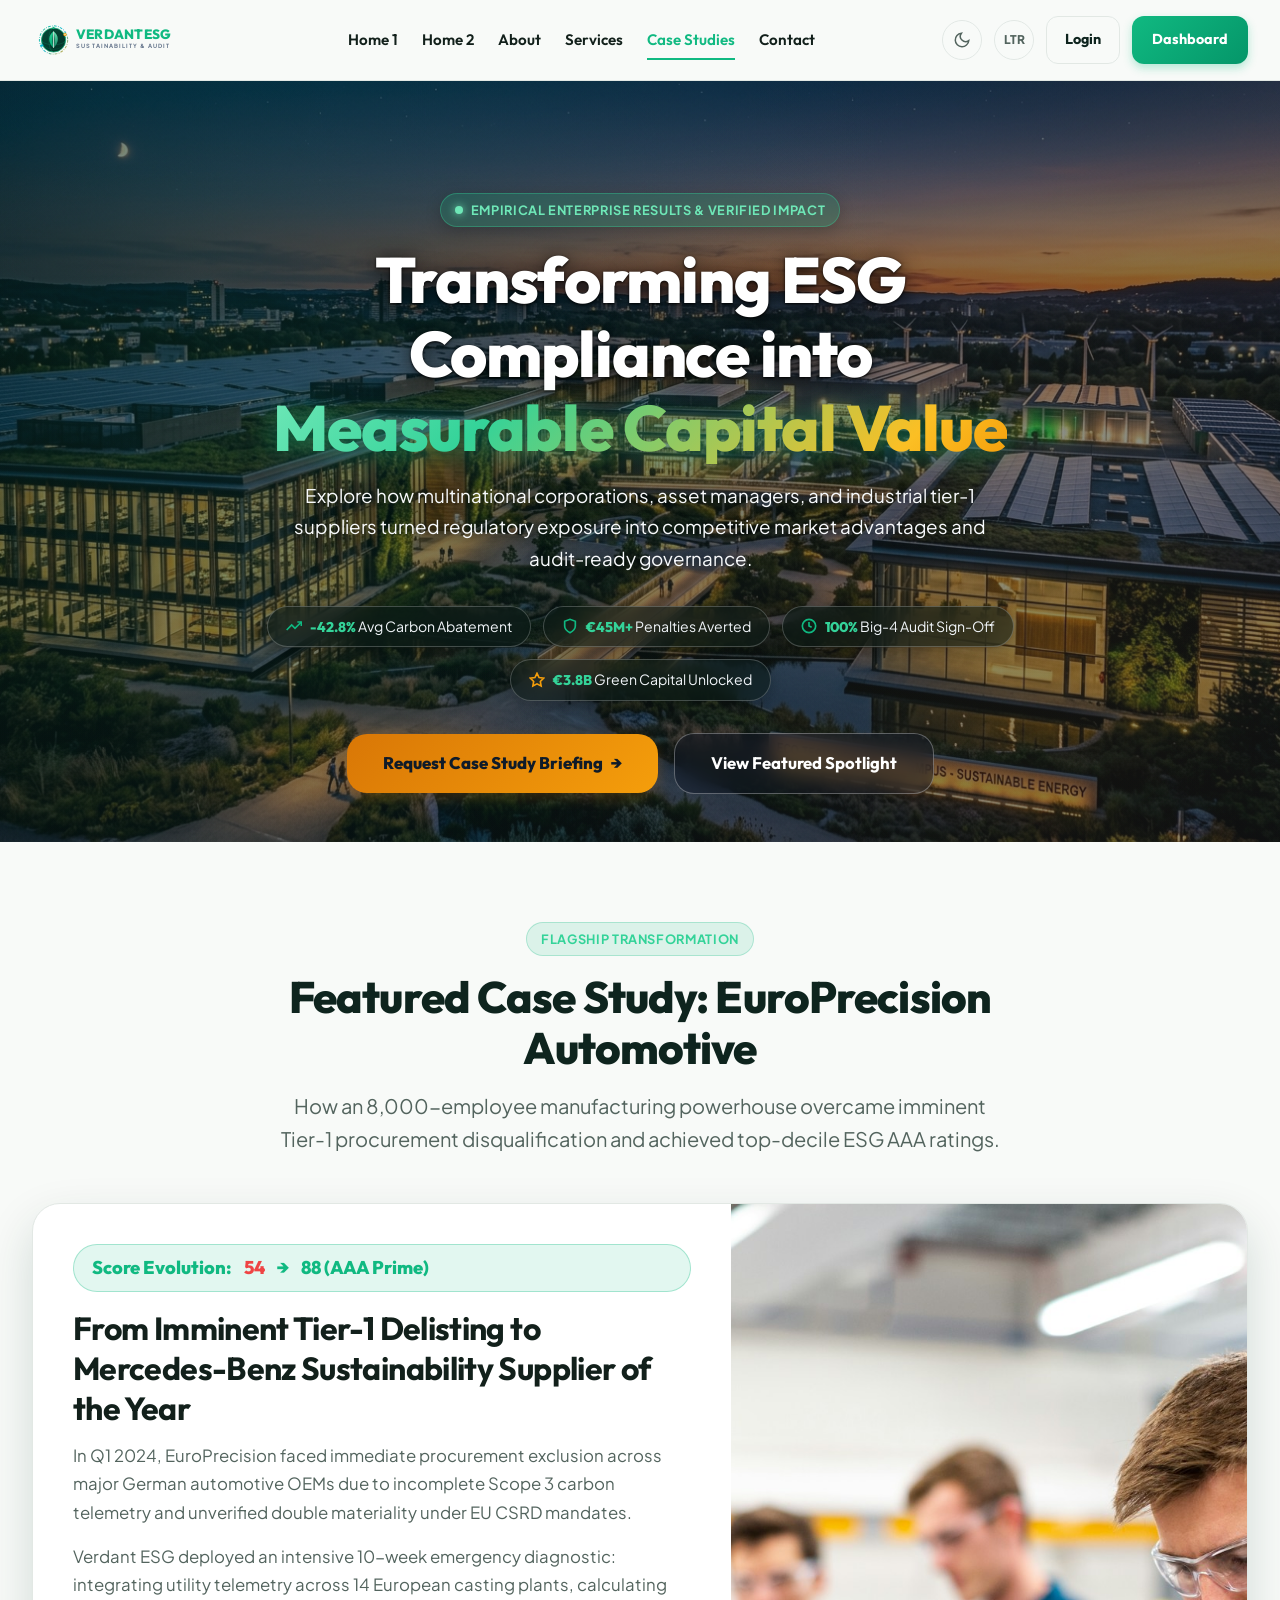
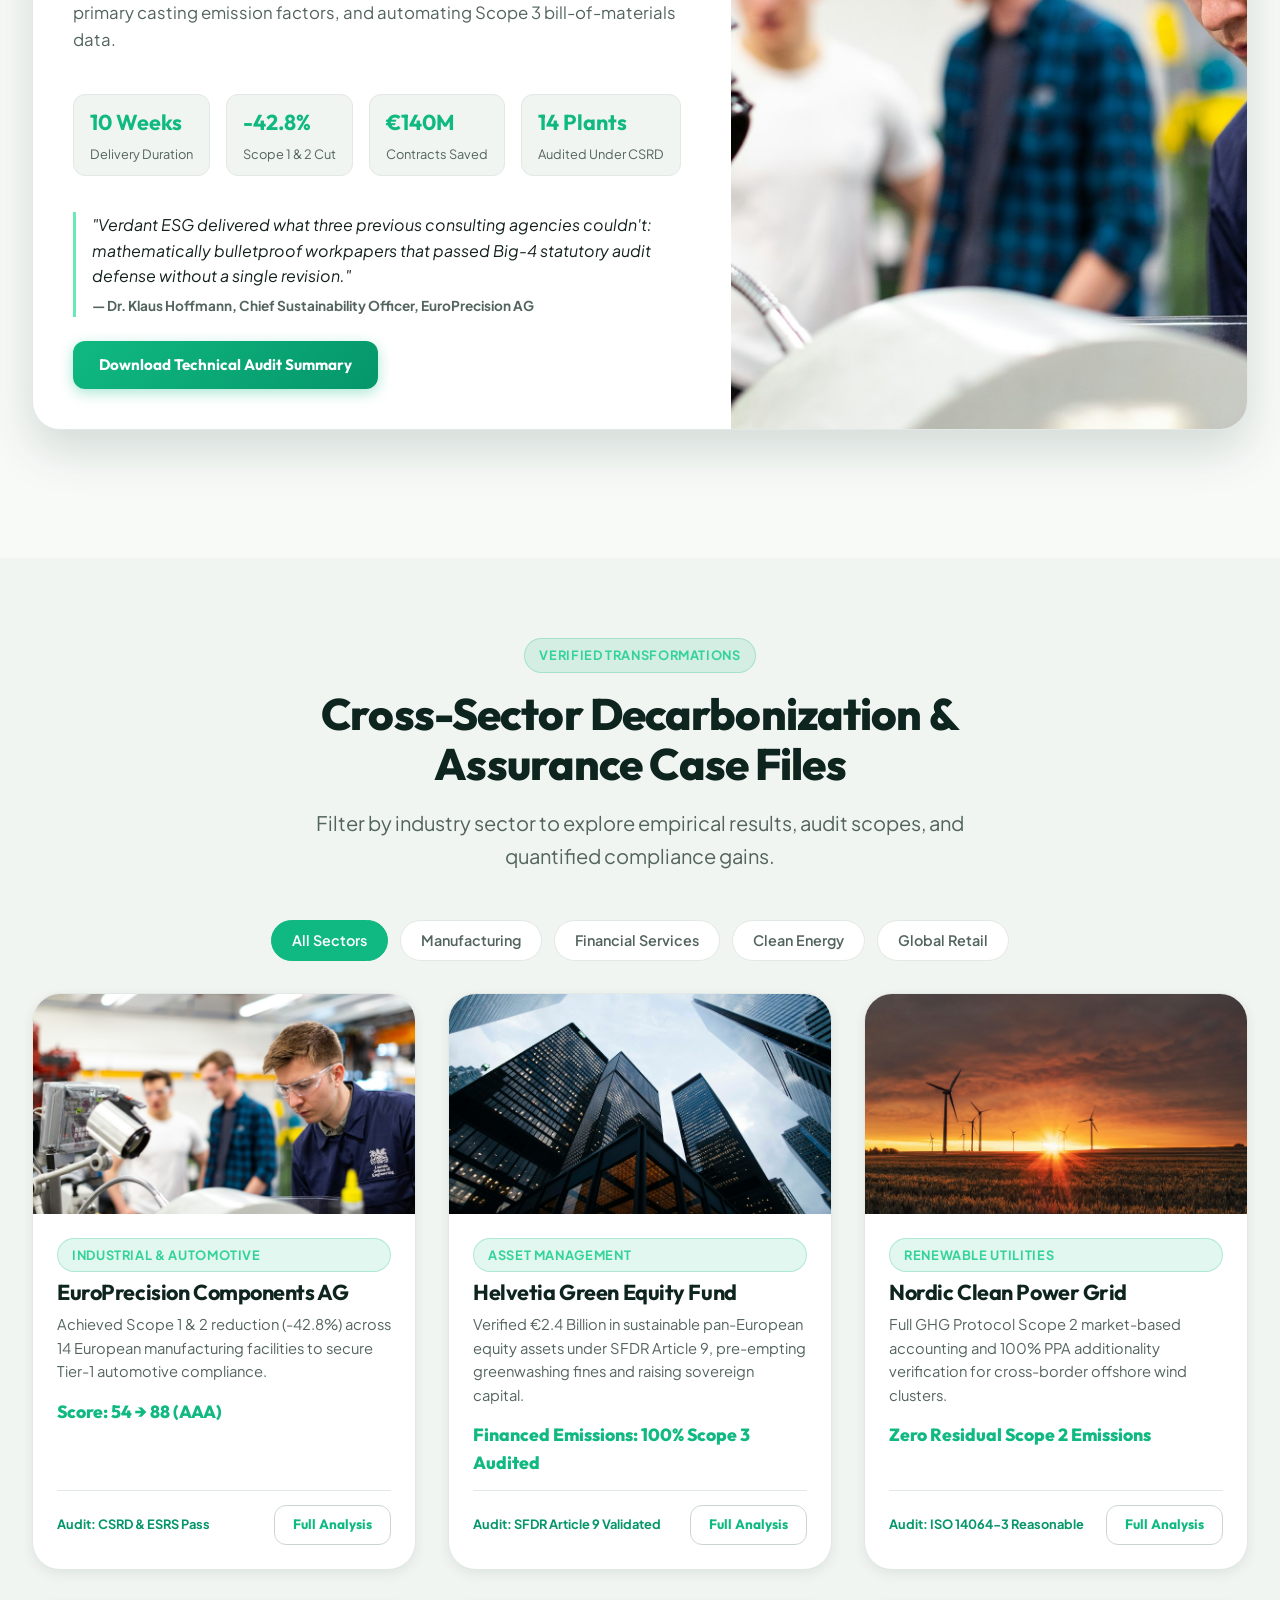
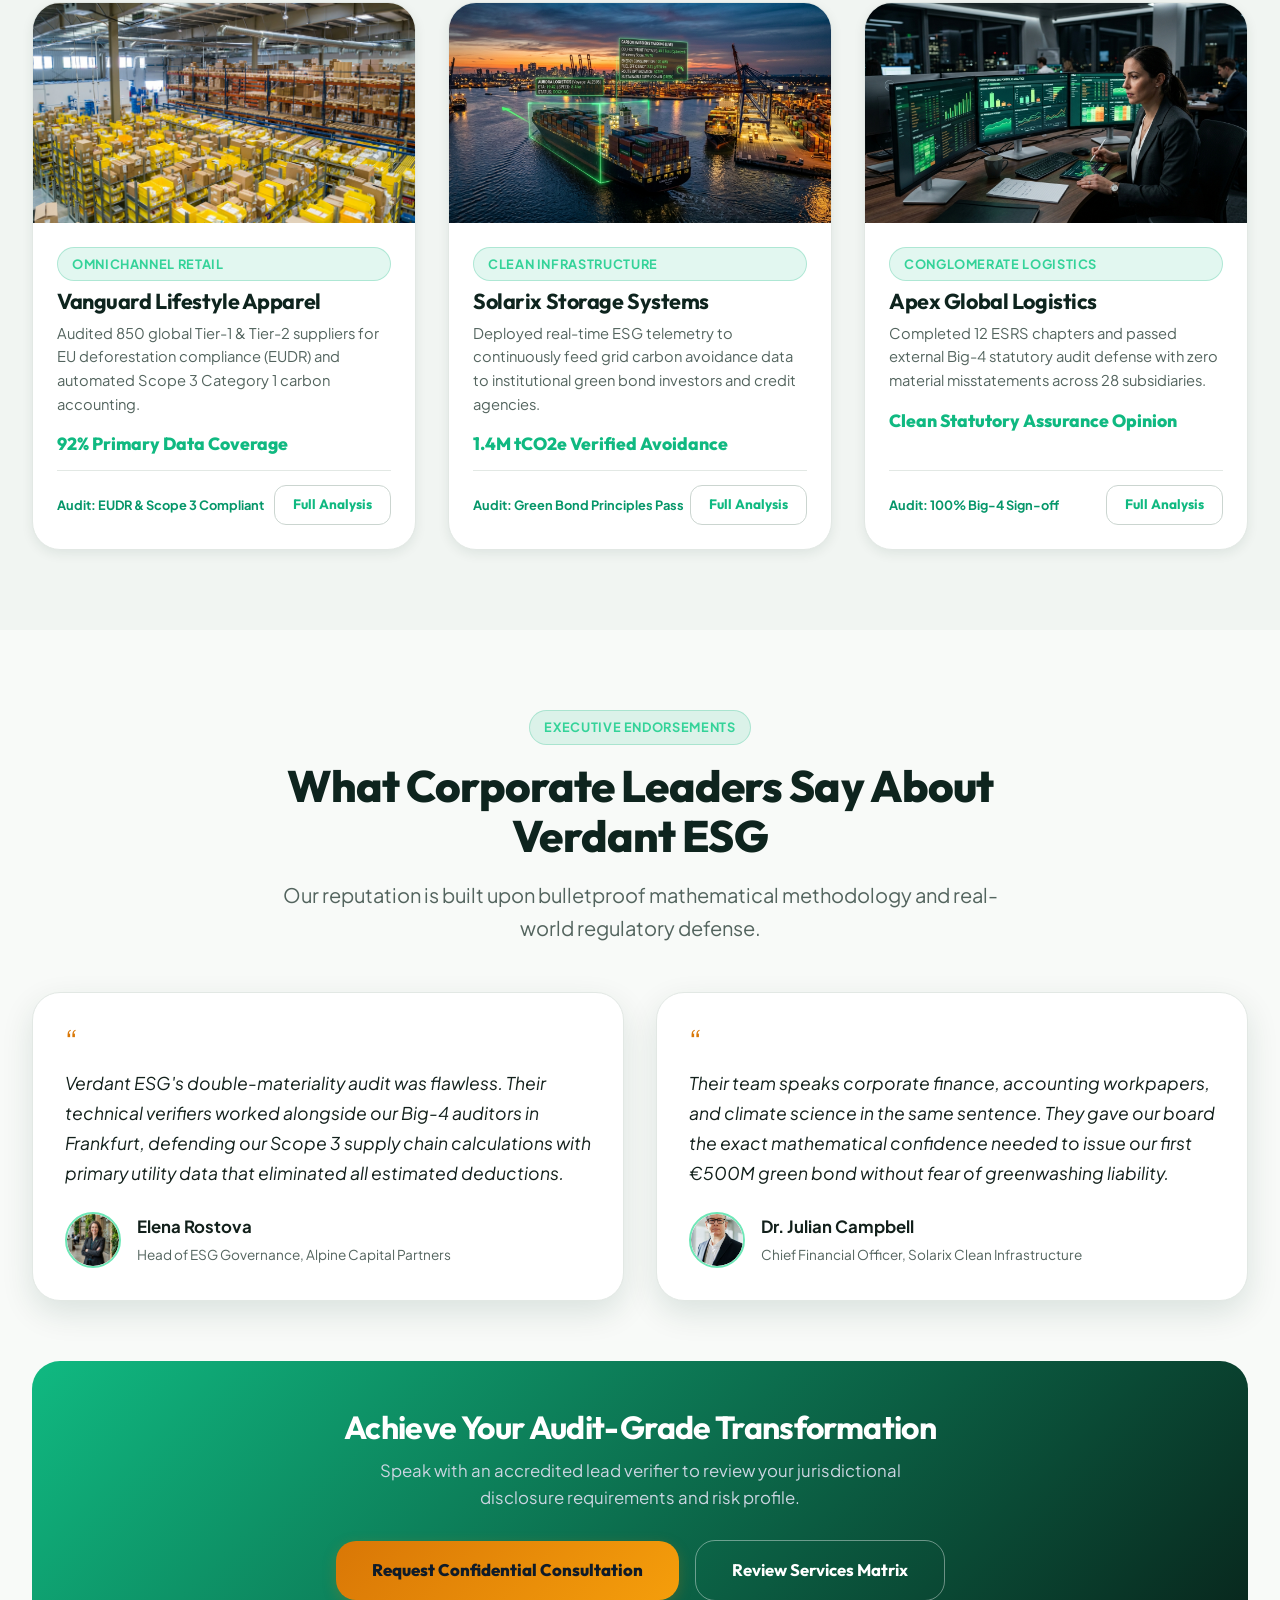
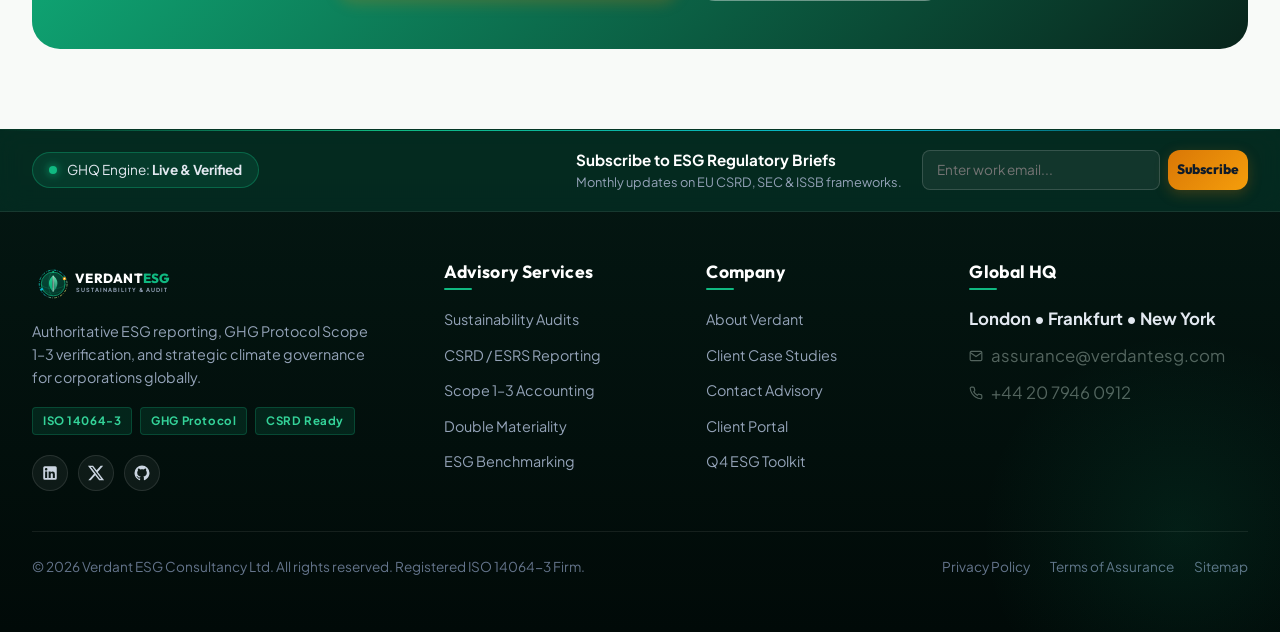
<file: case-studies.html>
<!DOCTYPE html>
<html lang="en">
<head>
  <meta charset="UTF-8">
  <meta name="viewport" content="width=device-width, initial-scale=1.0">
  <title>Case Studies &amp; Proven Outcomes — Verdant ESG Consultancy</title>
  <meta name="description" content="Discover how Verdant ESG helps global manufacturing, financial institutions, energy giants, and retailers achieve audit-grade compliance and top-tier ESG ratings.">
  <meta name="keywords" content="ESG case studies, CSRD audit outcomes, carbon reduction proof, sustainable finance case study">
  
  <link rel="icon" type="image/png" href="assets/images/logo.png">
  <link rel="stylesheet" href="assets/css/style.css">
  <link rel="stylesheet" href="assets/css/dark-mode.css">
  <link rel="stylesheet" href="assets/css/rtl.css">
</head>
<body>

  <!-- STRICT NAVBAR -->
  <header class="site-header" id="mainHeader">
    <div class="container navbar">
      <a href="index.html" class="navbar-brand" aria-label="Verdant ESG Home">
        <svg viewBox="0 0 280 64" width="180" height="42" fill="none" xmlns="http://www.w3.org/2000/svg">
          <defs>
            <linearGradient id="hdrGlobeGrad" x1="0" y1="0" x2="44" y2="44" gradientUnits="userSpaceOnUse">
              <stop offset="0%" stop-color="#064E3B"/>
              <stop offset="100%" stop-color="#022C22"/>
            </linearGradient>
            <linearGradient id="hdrLeaf1" x1="12" y1="8" x2="32" y2="36" gradientUnits="userSpaceOnUse">
              <stop offset="0%" stop-color="#34D399"/>
              <stop offset="50%" stop-color="#10B981"/>
              <stop offset="100%" stop-color="#059669"/>
            </linearGradient>
            <linearGradient id="hdrLeaf2" x1="22" y1="8" x2="22" y2="36" gradientUnits="userSpaceOnUse">
              <stop offset="0%" stop-color="#6EE7B7"/>
              <stop offset="100%" stop-color="#047857"/>
            </linearGradient>
            <linearGradient id="hdrOrbitGrad" x1="0" y1="0" x2="44" y2="44" gradientUnits="userSpaceOnUse">
              <stop offset="0%" stop-color="#10B981"/>
              <stop offset="50%" stop-color="#06B6D4"/>
              <stop offset="100%" stop-color="#F59E0B"/>
            </linearGradient>
          </defs>
          <g transform="translate(10, 10)">
            <circle cx="22" cy="22" r="21" stroke="url(#hdrOrbitGrad)" stroke-width="1.5" stroke-dasharray="4 2 1 2" opacity="0.9"/>
            <ellipse cx="22" cy="22" rx="21" ry="8" stroke="#10B981" stroke-width="1" stroke-dasharray="2 3" transform="rotate(-25 22 22)" opacity="0.6"/>
            <circle cx="22" cy="22" r="18" fill="url(#hdrGlobeGrad)" stroke="#10B981" stroke-width="1"/>
            <path d="M 4 22 A 18 7 0 0 0 40 22" fill="none" stroke="#10B981" stroke-width="0.75" opacity="0.4"/>
            <path d="M 4 22 A 18 14 0 0 0 40 22" fill="none" stroke="#10B981" stroke-width="0.75" opacity="0.3"/>
            <path d="M 22 4 A 7 18 0 0 0 22 40" fill="none" stroke="#10B981" stroke-width="0.75" opacity="0.4"/>
            <path d="M 22 9 C 14 15 13 25 22 34 C 20 28 20 18 22 9 Z" fill="url(#hdrLeaf1)"/>
            <path d="M 22 9 C 30 15 31 25 22 34 C 24 28 24 18 22 9 Z" fill="url(#hdrLeaf2)"/>
            <path d="M 22 10 V 33" stroke="#ECFDF5" stroke-width="1.2" stroke-linecap="round"/>
            <circle cx="39" cy="14" r="2.5" fill="#F59E0B"/>
            <circle cx="39" cy="14" r="1" fill="#FFFFFF"/>
            <circle cx="5" cy="30" r="1.8" fill="#06B6D4"/>
            <circle cx="22" cy="4" r="1.5" fill="#10B981"/>
          </g>
          <text x="65" y="30" font-family="'Outfit', 'Inter', sans-serif" font-size="20" font-weight="800" fill="currentColor" letter-spacing="0.02em" class="brand-text-main">VERDANT<tspan fill="#10B981">ESG</tspan></text>
          <text x="66" y="44" font-family="'Plus Jakarta Sans', sans-serif" font-size="8.5" font-weight="700" fill="#64748B" letter-spacing="0.18em">SUSTAINABILITY &amp; AUDIT</text>
        </svg>
      </a>

      <nav class="nav-menu" aria-label="Primary Navigation">
        <a href="index.html" class="nav-link">Home 1</a>
        <a href="home-2.html" class="nav-link">Home 2</a>
        <a href="about.html" class="nav-link">About</a>
        <a href="services.html" class="nav-link">Services</a>
        <a href="case-studies.html" class="nav-link active">Case Studies</a>
        <a href="contact.html" class="nav-link">Contact</a>
      </nav>

      <div class="nav-actions">
        <button class="utility-btn js-theme-toggle" aria-label="Toggle Theme" title="Toggle Light/Dark Theme">
          <svg class="icon-moon" width="18" height="18" viewBox="0 0 24 24" fill="none" stroke="currentColor" stroke-width="2">
            <path d="M21 12.79A9 9 0 1 1 11.21 3 7 7 0 0 0 21 12.79z"></path>
          </svg>
          <svg class="icon-sun" width="18" height="18" viewBox="0 0 24 24" fill="none" stroke="currentColor" stroke-width="2" style="display:none;">
            <circle cx="12" cy="12" r="5"></circle>
            <line x1="12" y1="1" x2="12" y2="3"></line>
            <line x1="12" y1="21" x2="12" y2="23"></line>
            <line x1="4.22" y1="4.22" x2="5.64" y2="5.64"></line>
            <line x1="18.36" y1="18.36" x2="19.78" y2="19.78"></line>
            <line x1="1" y1="12" x2="3" y2="12"></line>
            <line x1="21" y1="12" x2="23" y2="12"></line>
            <line x1="4.22" y1="19.78" x2="5.64" y2="18.36"></line>
            <line x1="18.36" y1="5.64" x2="19.78" y2="4.22"></line>
          </svg>
        </button>

        <button class="utility-btn js-rtl-toggle" aria-label="Toggle RTL" style="font-weight: 800; font-size: 0.75rem;">
          LTR
        </button>

        <a href="login.html" class="btn btn-login">Login</a>
        <a href="dashboard.html" class="btn btn-dashboard">Dashboard</a>

        <button class="hamburger-btn" aria-label="Open Mobile Menu">
          <span></span>
          <span></span>
          <span></span>
        </button>
      </div>
    </div>
  </header>

  <!-- Mobile Drawer -->
  <div class="mobile-drawer-backdrop">
    <div class="mobile-drawer">
      <div class="mobile-drawer-header">
        <a href="index.html" class="brand-logo" aria-label="Verdant ESG Home">
          <svg width="220" height="48" viewBox="0 0 220 48" fill="none" xmlns="http://www.w3.org/2000/svg">
            <defs>
              <linearGradient id="hdrGlobeGradMobCS" x1="4" y1="4" x2="40" y2="40" gradientUnits="userSpaceOnUse">
                <stop offset="0%" stop-color="#064E3B"/>
                <stop offset="100%" stop-color="#022C22"/>
              </linearGradient>
              <linearGradient id="hdrLeaf1MobCS" x1="12" y1="8" x2="32" y2="36" gradientUnits="userSpaceOnUse">
                <stop offset="0%" stop-color="#34D399"/>
                <stop offset="50%" stop-color="#10B981"/>
                <stop offset="100%" stop-color="#059669"/>
              </linearGradient>
              <linearGradient id="hdrLeaf2MobCS" x1="22" y1="8" x2="22" y2="36" gradientUnits="userSpaceOnUse">
                <stop offset="0%" stop-color="#6EE7B7"/>
                <stop offset="100%" stop-color="#047857"/>
              </linearGradient>
              <linearGradient id="hdrOrbitGradMobCS" x1="0" y1="0" x2="44" y2="44" gradientUnits="userSpaceOnUse">
                <stop offset="0%" stop-color="#10B981"/>
                <stop offset="50%" stop-color="#06B6D4"/>
                <stop offset="100%" stop-color="#F59E0B"/>
              </linearGradient>
            </defs>
            <g transform="translate(10, 10)">
              <circle cx="22" cy="22" r="21" stroke="url(#hdrOrbitGradMobCS)" stroke-width="1.5" stroke-dasharray="4 2 1 2" opacity="0.9"/>
              <ellipse cx="22" cy="22" rx="21" ry="8" stroke="#10B981" stroke-width="1" stroke-dasharray="2 3" transform="rotate(-25 22 22)" opacity="0.6"/>
              <circle cx="22" cy="22" r="18" fill="url(#hdrGlobeGradMobCS)" stroke="#10B981" stroke-width="1"/>
              <path d="M 4 22 A 18 7 0 0 0 40 22" fill="none" stroke="#10B981" stroke-width="0.75" opacity="0.4"/>
              <path d="M 4 22 A 18 14 0 0 0 40 22" fill="none" stroke="#10B981" stroke-width="0.75" opacity="0.3"/>
              <path d="M 22 4 A 7 18 0 0 0 22 40" fill="none" stroke="#10B981" stroke-width="0.75" opacity="0.4"/>
              <path d="M 22 9 C 14 15 13 25 22 34 C 20 28 20 18 22 9 Z" fill="url(#hdrLeaf1MobCS)"/>
              <path d="M 22 9 C 30 15 31 25 22 34 C 24 28 24 18 22 9 Z" fill="url(#hdrLeaf2MobCS)"/>
              <path d="M 22 10 V 33" stroke="#ECFDF5" stroke-width="1.2" stroke-linecap="round"/>
              <circle cx="39" cy="14" r="2.5" fill="#F59E0B"/>
              <circle cx="39" cy="14" r="1" fill="#FFFFFF"/>
              <circle cx="5" cy="30" r="1.8" fill="#06B6D4"/>
              <circle cx="22" cy="4" r="1.5" fill="#10B981"/>
            </g>
            <text x="65" y="30" font-family="'Outfit', 'Inter', sans-serif" font-size="20" font-weight="800" fill="currentColor" letter-spacing="0.02em" class="brand-text-main">VERDANT<tspan fill="#10B981">ESG</tspan></text>
            <text x="66" y="44" font-family="'Plus Jakarta Sans', sans-serif" font-size="8.5" font-weight="700" fill="#64748B" letter-spacing="0.18em">SUSTAINABILITY &amp; AUDIT</text>
          </svg>
        </a>
        <div class="mobile-drawer-actions">
          <button class="utility-btn js-theme-toggle" aria-label="Toggle Theme" title="Toggle Light/Dark Theme">
            <svg class="icon-moon" width="18" height="18" viewBox="0 0 24 24" fill="none" stroke="currentColor" stroke-width="2">
              <path d="M21 12.79A9 9 0 1 1 11.21 3 7 7 0 0 0 21 12.79z"></path>
            </svg>
            <svg class="icon-sun" width="18" height="18" viewBox="0 0 24 24" fill="none" stroke="currentColor" stroke-width="2" style="display:none;">
              <circle cx="12" cy="12" r="5"></circle>
              <line x1="12" y1="1" x2="12" y2="3"></line>
              <line x1="12" y1="21" x2="12" y2="23"></line>
              <line x1="4.22" y1="4.22" x2="5.64" y2="5.64"></line>
              <line x1="18.36" y1="18.36" x2="19.78" y2="19.78"></line>
              <line x1="1" y1="12" x2="3" y2="12"></line>
              <line x1="21" y1="12" x2="23" y2="12"></line>
              <line x1="4.22" y1="19.78" x2="5.64" y2="18.36"></line>
              <line x1="18.36" y1="5.64" x2="19.78" y2="4.22"></line>
            </svg>
          </button>
          <button class="utility-btn js-rtl-toggle" aria-label="Toggle RTL" title="Toggle RTL Layout" style="font-weight: 800; font-size: 0.75rem;">
            LTR
          </button>
          <button class="utility-btn js-drawer-close" aria-label="Close Menu">✕</button>
        </div>
      </div>
      <div class="mobile-nav-links">
        <a href="index.html" class="mobile-nav-link">Home 1</a>
        <a href="home-2.html" class="mobile-nav-link">Home 2</a>
        <a href="about.html" class="mobile-nav-link">About</a>
        <a href="services.html" class="mobile-nav-link">Services</a>
        <a href="case-studies.html" class="mobile-nav-link active">Case Studies</a>
        <a href="contact.html" class="mobile-nav-link">Contact</a>
      </div>
      <div class="mobile-drawer-footer">
        <a href="login.html" class="btn btn-outline" style="width: 100%;">Login</a>
        <a href="dashboard.html" class="btn btn-primary" style="width: 100%;">Dashboard</a>
      </div>
    </div>
  </div>

  <main>
    <!-- ========================================================================
         HERO SECTION: CONSISTENT 520PX HEIGHT + ECO-TECH CAMPUS BACKGROUND IMAGE
         ======================================================================== -->
    <section class="page-hero hero-case-studies">
      <div class="container hero-content">
        <div class="badge">
          <span class="badge-dot"></span>
          Empirical Enterprise Results &amp; Verified Impact
        </div>

        <h1>
          Transforming ESG Compliance into <span class="text-gradient">Measurable Capital Value</span>
        </h1>

        <p class="lead-text" style="margin-left: auto; margin-right: auto;">
          Explore how multinational corporations, asset managers, and industrial tier-1 suppliers turned regulatory exposure into competitive market advantages and audit-ready governance.
        </p>

        <!-- Glassy Hero Stats Pill Strip -->
        <div class="hero-pills-strip">
          <div class="hero-pill-item">
            <svg width="16" height="16" viewBox="0 0 24 24" fill="none" stroke="#10B981" stroke-width="2.5"><polyline points="23 6 13.5 15.5 8.5 10.5 1 18"></polyline><polyline points="17 6 23 6 23 12"></polyline></svg>
            <span><strong>-42.8%</strong> Avg Carbon Abatement</span>
          </div>
          <div class="hero-pill-item">
            <svg width="16" height="16" viewBox="0 0 24 24" fill="none" stroke="#10B981" stroke-width="2.5"><path d="M12 22s8-4 8-10V5l-8-3-8 3v7c0 6 8 10 8 10z"></path></svg>
            <span><strong>€45M+</strong> Penalties Averted</span>
          </div>
          <div class="hero-pill-item">
            <svg width="16" height="16" viewBox="0 0 24 24" fill="none" stroke="#10B981" stroke-width="2.5"><circle cx="12" cy="12" r="10"></circle><polyline points="12 6 12 12 16 14"></polyline></svg>
            <span><strong>100%</strong> Big-4 Audit Sign-Off</span>
          </div>
          <div class="hero-pill-item">
            <svg width="16" height="16" viewBox="0 0 24 24" fill="none" stroke="#F59E0B" stroke-width="2.5"><polygon points="12 2 15.09 8.26 22 9.27 17 14.14 18.18 21.02 12 17.77 5.82 21.02 7 14.14 2 9.27 8.91 8.26 12 2"></polygon></svg>
            <span><strong>€3.8B</strong> Green Capital Unlocked</span>
          </div>
        </div>

        <div class="btn-group">
          <a href="contact.html" class="btn btn-accent btn-lg">
            Request Case Study Briefing
            <span class="icon-arrow-right">→</span>
          </a>
          <a href="#spotlight" class="btn btn-outline btn-lg" style="color: #FFFFFF; border-color: rgba(255,255,255,0.3);">
            View Featured Spotlight
          </a>
        </div>
      </div>
    </section>

    <!-- ========================================================================
         DISTINCTIVE LAYOUT 1: MAGAZINE EDITORIAL SPOTLIGHT CASE STUDY
         ======================================================================== -->
    <section class="section" id="spotlight">
      <div class="container">
        <div class="section-header">
          <div class="badge">Flagship Transformation</div>
          <h2>Featured Case Study: EuroPrecision Automotive</h2>
          <p class="lead-text" style="margin-left: auto; margin-right: auto;">
            How an 8,000-employee manufacturing powerhouse overcame imminent Tier-1 procurement disqualification and achieved top-decile ESG AAA ratings.
          </p>
        </div>

        <div class="case-spotlight-feature">
          <div class="case-spotlight-body">
            <div class="case-score-dial-badge">
              <span>Score Evolution:</span>
              <span style="color: #EF4444;">54</span>
              <span>→</span>
              <span style="color: #10B981;">88 (AAA Prime)</span>
            </div>

            <h3 class="case-spotlight-title">
              From Imminent Tier-1 Delisting to Mercedes-Benz Sustainability Supplier of the Year
            </h3>

            <p style="color: var(--color-text-muted); line-height: 1.7; margin-bottom: 16px;">
              In Q1 2024, EuroPrecision faced immediate procurement exclusion across major German automotive OEMs due to incomplete Scope 3 carbon telemetry and unverified double materiality under EU CSRD mandates.
            </p>

            <p style="color: var(--color-text-muted); line-height: 1.65; margin-bottom: 20px;">
              Verdant ESG deployed an intensive 10-week emergency diagnostic: integrating utility telemetry across 14 European casting plants, calculating primary casting emission factors, and automating Scope 3 bill-of-materials data.
            </p>

            <div class="case-metrics-strip">
              <div class="case-metric-box">
                <strong>10 Weeks</strong>
                <span>Delivery Duration</span>
              </div>
              <div class="case-metric-box">
                <strong>-42.8%</strong>
                <span>Scope 1 &amp; 2 Cut</span>
              </div>
              <div class="case-metric-box">
                <strong>€140M</strong>
                <span>Contracts Saved</span>
              </div>
              <div class="case-metric-box">
                <strong>14 Plants</strong>
                <span>Audited Under CSRD</span>
              </div>
            </div>

            <div style="font-style: italic; color: var(--color-text); border-left: 3px solid var(--color-primary-glow); padding-left: 16px; margin: 16px 0 24px 0;">
              "Verdant ESG delivered what three previous consulting agencies couldn't: mathematically bulletproof workpapers that passed Big-4 statutory audit defense without a single revision."
              <span style="display: block; font-style: normal; font-size: 0.85rem; font-weight: 700; color: var(--color-text-muted); margin-top: 6px;">
                — Dr. Klaus Hoffmann, Chief Sustainability Officer, EuroPrecision AG
              </span>
            </div>

            <div>
              <a href="contact.html" class="btn btn-primary">Download Technical Audit Summary</a>
            </div>
          </div>

          <div class="case-spotlight-media">
            <img src="assets/images/case_manufacturing.jpg" alt="EuroPrecision Industrial Clean Energy Manufacturing Facility" loading="lazy">
          </div>
        </div>
      </div>
    </section>

    <!-- ========================================================================
         DISTINCTIVE LAYOUT 2: INTERACTIVE FILTERABLE PORTFOLIO GRID
         ======================================================================== -->
    <section class="section section-subtle" id="portfolio">
      <div class="container">
        <div class="section-header">
          <div class="badge">Verified Transformations</div>
          <h2>Cross-Sector Decarbonization &amp; Assurance Case Files</h2>
          <p class="lead-text" style="margin-left: auto; margin-right: auto;">
            Filter by industry sector to explore empirical results, audit scopes, and quantified compliance gains.
          </p>
        </div>

        <!-- Filter Bar -->
        <div class="tab-filter-bar" style="margin-bottom: var(--space-8);">
          <button class="filter-pill active js-case-filter" data-category="all">All Sectors</button>
          <button class="filter-pill js-case-filter" data-category="manufacturing">Manufacturing</button>
          <button class="filter-pill js-case-filter" data-category="finance">Financial Services</button>
          <button class="filter-pill js-case-filter" data-category="energy">Clean Energy</button>
          <button class="filter-pill js-case-filter" data-category="retail">Global Retail</button>
        </div>

        <!-- 3-Column Editorial Grid -->
        <div class="case-editorial-grid">
          <!-- Case 1: Manufacturing -->
          <article class="case-editorial-card js-case-card" data-category="manufacturing">
            <div class="case-card-thumb">
              <img src="assets/images/case_manufacturing.jpg" alt="EuroPrecision Components Manufacturing Decarbonization" loading="lazy">
            </div>
            <div class="case-card-content">
              <span class="badge" style="margin-bottom: 8px;">Industrial &amp; Automotive</span>
              <h3>EuroPrecision Components AG</h3>
              <p style="color: var(--color-text-muted); font-size: 0.92rem; line-height: 1.6; margin-bottom: 14px;">
                Achieved Scope 1 &amp; 2 reduction (-42.8%) across 14 European manufacturing facilities to secure Tier-1 automotive compliance.
              </p>
              <div class="case-score-tag">
                Score: 54 → 88 (AAA)
              </div>
              <div style="margin-top: auto; padding-top: 14px; border-top: 1px solid var(--color-border); display: flex; justify-content: space-between; align-items: center;">
                <span style="font-size: 0.8rem; font-weight: 700; color: var(--color-success);">Audit: CSRD &amp; ESRS Pass</span>
                <a href="#spotlight" class="btn btn-outline btn-sm">Full Analysis</a>
              </div>
            </div>
          </article>

          <!-- Case 2: Finance -->
          <article class="case-editorial-card js-case-card" data-category="finance">
            <div class="case-card-thumb">
              <img src="assets/images/case_finance.jpg" alt="Helvetia Green Equity Fund SFDR Article 9 Verification" loading="lazy">
            </div>
            <div class="case-card-content">
              <span class="badge" style="margin-bottom: 8px;">Asset Management</span>
              <h3>Helvetia Green Equity Fund</h3>
              <p style="color: var(--color-text-muted); font-size: 0.92rem; line-height: 1.6; margin-bottom: 14px;">
                Verified €2.4 Billion in sustainable pan-European equity assets under SFDR Article 9, pre-empting greenwashing fines and raising sovereign capital.
              </p>
              <div class="case-score-tag">
                Financed Emissions: 100% Scope 3 Audited
              </div>
              <div style="margin-top: auto; padding-top: 14px; border-top: 1px solid var(--color-border); display: flex; justify-content: space-between; align-items: center;">
                <span style="font-size: 0.8rem; font-weight: 700; color: var(--color-success);">Audit: SFDR Article 9 Validated</span>
                <a href="#spotlight" class="btn btn-outline btn-sm">Full Analysis</a>
              </div>
            </div>
          </article>

          <!-- Case 3: Energy -->
          <article class="case-editorial-card js-case-card" data-category="energy">
            <div class="case-card-thumb">
              <img src="assets/images/case_energy.jpg" alt="Nordic Clean Power Grid PPA Renewable Verification" loading="lazy">
            </div>
            <div class="case-card-content">
              <span class="badge" style="margin-bottom: 8px;">Renewable Utilities</span>
              <h3>Nordic Clean Power Grid</h3>
              <p style="color: var(--color-text-muted); font-size: 0.92rem; line-height: 1.6; margin-bottom: 14px;">
                Full GHG Protocol Scope 2 market-based accounting and 100% PPA additionality verification for cross-border offshore wind clusters.
              </p>
              <div class="case-score-tag">
                Zero Residual Scope 2 Emissions
              </div>
              <div style="margin-top: auto; padding-top: 14px; border-top: 1px solid var(--color-border); display: flex; justify-content: space-between; align-items: center;">
                <span style="font-size: 0.8rem; font-weight: 700; color: var(--color-success);">Audit: ISO 14064-3 Reasonable</span>
                <a href="#spotlight" class="btn btn-outline btn-sm">Full Analysis</a>
              </div>
            </div>
          </article>

          <!-- Case 4: Retail -->
          <article class="case-editorial-card js-case-card" data-category="retail">
            <div class="case-card-thumb">
              <img src="assets/images/case_retail.jpg" alt="Vanguard Apparel Scope 3 Supply Chain Audit" loading="lazy">
            </div>
            <div class="case-card-content">
              <span class="badge" style="margin-bottom: 8px;">Omnichannel Retail</span>
              <h3>Vanguard Lifestyle Apparel</h3>
              <p style="color: var(--color-text-muted); font-size: 0.92rem; line-height: 1.6; margin-bottom: 14px;">
                Audited 850 global Tier-1 &amp; Tier-2 suppliers for EU deforestation compliance (EUDR) and automated Scope 3 Category 1 carbon accounting.
              </p>
              <div class="case-score-tag">
                92% Primary Data Coverage
              </div>
              <div style="margin-top: auto; padding-top: 14px; border-top: 1px solid var(--color-border); display: flex; justify-content: space-between; align-items: center;">
                <span style="font-size: 0.8rem; font-weight: 700; color: var(--color-success);">Audit: EUDR &amp; Scope 3 Compliant</span>
                <a href="#spotlight" class="btn btn-outline btn-sm">Full Analysis</a>
              </div>
            </div>
          </article>

          <!-- Case 5: Infrastructure -->
          <article class="case-editorial-card js-case-card" data-category="energy">
            <div class="case-card-thumb">
              <img src="assets/images/stat_supply_chain.jpg" alt="Solarix Storage Infrastructure Carbon Telemetry" loading="lazy">
            </div>
            <div class="case-card-content">
              <span class="badge" style="margin-bottom: 8px;">Clean Infrastructure</span>
              <h3>Solarix Storage Systems</h3>
              <p style="color: var(--color-text-muted); font-size: 0.92rem; line-height: 1.6; margin-bottom: 14px;">
                Deployed real-time ESG telemetry to continuously feed grid carbon avoidance data to institutional green bond investors and credit agencies.
              </p>
              <div class="case-score-tag">
                1.4M tCO2e Verified Avoidance
              </div>
              <div style="margin-top: auto; padding-top: 14px; border-top: 1px solid var(--color-border); display: flex; justify-content: space-between; align-items: center;">
                <span style="font-size: 0.8rem; font-weight: 700; color: var(--color-success);">Audit: Green Bond Principles Pass</span>
                <a href="#spotlight" class="btn btn-outline btn-sm">Full Analysis</a>
              </div>
            </div>
          </article>

          <!-- Case 6: Logistics -->
          <article class="case-editorial-card js-case-card" data-category="manufacturing">
            <div class="case-card-thumb">
              <img src="assets/images/stat_investor_screening.jpg" alt="Apex Global Logistics CSRD Audit Defense" loading="lazy">
            </div>
            <div class="case-card-content">
              <span class="badge" style="margin-bottom: 8px;">Conglomerate Logistics</span>
              <h3>Apex Global Logistics</h3>
              <p style="color: var(--color-text-muted); font-size: 0.92rem; line-height: 1.6; margin-bottom: 14px;">
                Completed 12 ESRS chapters and passed external Big-4 statutory audit defense with zero material misstatements across 28 subsidiaries.
              </p>
              <div class="case-score-tag">
                Clean Statutory Assurance Opinion
              </div>
              <div style="margin-top: auto; padding-top: 14px; border-top: 1px solid var(--color-border); display: flex; justify-content: space-between; align-items: center;">
                <span style="font-size: 0.8rem; font-weight: 700; color: var(--color-success);">Audit: 100% Big-4 Sign-off</span>
                <a href="#spotlight" class="btn btn-outline btn-sm">Full Analysis</a>
              </div>
            </div>
          </article>
        </div>
      </div>
    </section>

    <!-- ========================================================================
         DISTINCTIVE LAYOUT 3: EXECUTIVE TESTIMONIAL DUAL-QUOTE SHOWCASE
         ======================================================================== -->
    <section class="section">
      <div class="container">
        <div class="section-header">
          <div class="badge">Executive Endorsements</div>
          <h2>What Corporate Leaders Say About Verdant ESG</h2>
          <p class="lead-text" style="margin-left: auto; margin-right: auto;">
            Our reputation is built upon bulletproof mathematical methodology and real-world regulatory defense.
          </p>
        </div>

        <div class="testimonial-dual-grid">
          <div class="testimonial-luxury-card">
            <div style="color: var(--color-accent); font-size: 2rem; line-height: 1; margin-bottom: 12px;">“</div>
            <p style="font-size: 1.1rem; line-height: 1.7; color: var(--color-text); font-style: italic; margin-bottom: 20px;">
              Verdant ESG's double-materiality audit was flawless. Their technical verifiers worked alongside our Big-4 auditors in Frankfurt, defending our Scope 3 supply chain calculations with primary utility data that eliminated all estimated deductions.
            </p>
            <div class="quote-author-flex">
              <div class="author-avatar">
                <img src="assets/images/team_director.jpg" alt="Elena Rostova">
              </div>
              <div class="quote-author-info">
                <strong style="display: block; font-size: 1.05rem; color: var(--color-text);">Elena Rostova</strong>
                <span style="font-size: 0.85rem; color: var(--color-text-muted);">Head of ESG Governance, Alpine Capital Partners</span>
              </div>
            </div>
          </div>

          <div class="testimonial-luxury-card">
            <div style="color: var(--color-accent); font-size: 2rem; line-height: 1; margin-bottom: 12px;">“</div>
            <p style="font-size: 1.1rem; line-height: 1.7; color: var(--color-text); font-style: italic; margin-bottom: 20px;">
              Their team speaks corporate finance, accounting workpapers, and climate science in the same sentence. They gave our board the exact mathematical confidence needed to issue our first €500M green bond without fear of greenwashing liability.
            </p>
            <div class="quote-author-flex">
              <div class="author-avatar">
                <img src="assets/images/team_auditor.jpg" alt="Dr. Julian Campbell">
              </div>
              <div class="quote-author-info">
                <strong style="display: block; font-size: 1.05rem; color: var(--color-text);">Dr. Julian Campbell</strong>
                <span style="font-size: 0.85rem; color: var(--color-text-muted);">Chief Financial Officer, Solarix Clean Infrastructure</span>
              </div>
            </div>
          </div>
        </div>

        <!-- Conversion CTA Banner -->
        <div class="case-cta-banner">
          <h3 style="color: #FFFFFF; font-size: 2rem; margin-bottom: 12px;">Achieve Your Audit-Grade Transformation</h3>
          <p style="color: #CBD5E1; max-width: 600px; margin: 0 auto 28px auto;">
            Speak with an accredited lead verifier to review your jurisdictional disclosure requirements and risk profile.
          </p>
          <div class="btn-group" style="justify-content: center;">
            <a href="contact.html" class="btn btn-accent btn-lg">Request Confidential Consultation</a>
            <a href="services.html" class="btn btn-outline btn-lg" style="color: #FFFFFF; border-color: rgba(255,255,255,0.4);">Review Services Matrix</a>
          </div>
        </div>
      </div>
    </section>
  </main>

  <!-- FOOTER -->
    <footer class="site-footer">
    <div class="footer-top-bar">
      <div class="container footer-top-wrapper">
        <div class="footer-status-pill">
          <span class="status-dot"></span>
          <span>GHQ Engine: <strong>Live &amp; Verified</strong></span>
        </div>
        <div class="footer-newsletter-box">
          <div class="newsletter-text">
            <strong>Subscribe to ESG Regulatory Briefs</strong>
            <span>Monthly updates on EU CSRD, SEC &amp; ISSB frameworks.</span>
          </div>
          <form class="newsletter-form js-validate-form">
            <input type="email" placeholder="Enter work email..." required class="form-control footer-input">
            <button type="submit" class="btn btn-accent btn-sm">Subscribe</button>
          </form>
        </div>
      </div>
    </div>

    <div class="container footer-main">
      <div class="footer-grid">
        <!-- Brand Column -->
        <div class="footer-brand-col">
          <a href="index.html" class="navbar-brand footer-logo">
            <svg viewBox="0 0 280 64" width="160" height="38" fill="none" xmlns="http://www.w3.org/2000/svg">
          <defs>
            <linearGradient id="ftrGlobeGrad" x1="0" y1="0" x2="44" y2="44" gradientUnits="userSpaceOnUse">
              <stop offset="0%" stop-color="#064E3B"/>
              <stop offset="100%" stop-color="#022C22"/>
            </linearGradient>
            <linearGradient id="ftrLeaf1" x1="12" y1="8" x2="32" y2="36" gradientUnits="userSpaceOnUse">
              <stop offset="0%" stop-color="#34D399"/>
              <stop offset="50%" stop-color="#10B981"/>
              <stop offset="100%" stop-color="#059669"/>
            </linearGradient>
            <linearGradient id="ftrLeaf2" x1="22" y1="8" x2="22" y2="36" gradientUnits="userSpaceOnUse">
              <stop offset="0%" stop-color="#6EE7B7"/>
              <stop offset="100%" stop-color="#047857"/>
            </linearGradient>
            <linearGradient id="ftrOrbitGrad" x1="0" y1="0" x2="44" y2="44" gradientUnits="userSpaceOnUse">
              <stop offset="0%" stop-color="#10B981"/>
              <stop offset="50%" stop-color="#06B6D4"/>
              <stop offset="100%" stop-color="#F59E0B"/>
            </linearGradient>
          </defs>
          <g transform="translate(10, 10)">
            <circle cx="22" cy="22" r="21" stroke="url(#ftrOrbitGrad)" stroke-width="1.5" stroke-dasharray="4 2 1 2" opacity="0.9"/>
            <ellipse cx="22" cy="22" rx="21" ry="8" stroke="#10B981" stroke-width="1" stroke-dasharray="2 3" transform="rotate(-25 22 22)" opacity="0.6"/>
            <circle cx="22" cy="22" r="18" fill="url(#ftrGlobeGrad)" stroke="#10B981" stroke-width="1"/>
            <path d="M 4 22 A 18 7 0 0 0 40 22" fill="none" stroke="#10B981" stroke-width="0.75" opacity="0.4"/>
            <path d="M 4 22 A 18 14 0 0 0 40 22" fill="none" stroke="#10B981" stroke-width="0.75" opacity="0.3"/>
            <path d="M 22 4 A 7 18 0 0 0 22 40" fill="none" stroke="#10B981" stroke-width="0.75" opacity="0.4"/>
            <path d="M 22 9 C 14 15 13 25 22 34 C 20 28 20 18 22 9 Z" fill="url(#ftrLeaf1)"/>
            <path d="M 22 9 C 30 15 31 25 22 34 C 24 28 24 18 22 9 Z" fill="url(#ftrLeaf2)"/>
            <path d="M 22 10 V 33" stroke="#ECFDF5" stroke-width="1.2" stroke-linecap="round"/>
            <circle cx="39" cy="14" r="2.5" fill="#F59E0B"/>
            <circle cx="39" cy="14" r="1" fill="#FFFFFF"/>
            <circle cx="5" cy="30" r="1.8" fill="#06B6D4"/>
            <circle cx="22" cy="4" r="1.5" fill="#10B981"/>
          </g>
          <text x="65" y="30" font-family="'Outfit', 'Inter', sans-serif" font-size="20" font-weight="800" fill="#FFFFFF" letter-spacing="0.02em">VERDANT<tspan fill="#10B981">ESG</tspan></text>
          <text x="66" y="44" font-family="'Plus Jakarta Sans', sans-serif" font-size="8.5" font-weight="700" fill="#94A3B8" letter-spacing="0.18em">SUSTAINABILITY &amp; AUDIT</text>
        </svg>
          </a>
          <p class="footer-desc">
            Authoritative ESG reporting, GHG Protocol Scope 1–3 verification, and strategic climate governance for corporations globally.
          </p>
          <div class="footer-badges">
            <span class="cert-badge">ISO 14064-3</span>
            <span class="cert-badge">GHG Protocol</span>
            <span class="cert-badge">CSRD Ready</span>
          </div>
          <div class="footer-socials">
            <a href="#" aria-label="LinkedIn" class="social-btn">
              <svg width="18" height="18" fill="currentColor" viewBox="0 0 24 24"><path d="M19 3a2 2 0 0 1 2 2v14a2 2 0 0 1-2 2H5a2 2 0 0 1-2-2V5a2 2 0 0 1 2-2h14m-.5 15.5v-5.3a3.26 3.26 0 0 0-3.26-3.26c-.85 0-1.84.52-2.28 1.3v-1.11h-2.79v8.37h2.79v-4.93c0-.77.62-1.4 1.39-1.4a1.4 1.4 0 0 1 1.4 1.4v4.93h2.75M6.88 8.56a1.68 1.68 0 0 0 1.68-1.68c0-.93-.75-1.69-1.68-1.69a1.69 1.69 0 0 0-1.69 1.69c0 .93.76 1.68 1.69 1.68m1.39 9.94v-8.37H5.5v8.37h2.77z"/></svg>
            </a>
            <a href="#" aria-label="Twitter/X" class="social-btn">
              <svg width="18" height="18" fill="currentColor" viewBox="0 0 24 24"><path d="M18.244 2.25h3.308l-7.227 8.26 8.502 11.24H16.17l-5.214-6.817L4.99 21.75H1.68l7.73-8.835L1.254 2.25H8.08l4.713 6.231zm-1.161 17.52h1.833L7.084 4.126H5.117z"/></svg>
            </a>
            <a href="#" aria-label="GitHub" class="social-btn">
              <svg width="18" height="18" fill="currentColor" viewBox="0 0 24 24"><path d="M12 2A10 10 0 0 0 2 12c0 4.42 2.87 8.17 6.84 9.5.5.08.66-.23.66-.5v-1.69c-2.77.6-3.36-1.34-3.36-1.34-.46-1.16-1.11-1.47-1.11-1.47-.91-.62.07-.6.07-.6 1 .07 1.53 1.03 1.53 1.03.87 1.52 2.34 1.07 2.91.83.1-.65.35-1.09.63-1.34-2.22-.25-4.55-1.11-4.55-4.92 0-1.11.38-2 1.03-2.71-.1-.25-.45-1.29.1-2.64 0 0 .84-.27 2.75 1.02.79-.22 1.65-.33 2.5-.33.85 0 1.71.11 2.5.33 1.91-1.29 2.75-1.02 2.75-1.02.55 1.35.2 2.39.1 2.64.65.71 1.03 1.6 1.03 2.71 0 3.82-2.34 4.66-4.57 4.91.36.31.69.92.69 1.85V21c0 .27.16.59.67.5C19.14 20.16 22 16.42 22 12A10 10 0 0 0 12 2z"/></svg>
            </a>
          </div>
        </div>

        <!-- Advisory Services -->
        <div class="footer-col">
          <h4 class="footer-heading">Advisory Services</h4>
          <ul class="footer-menu">
            <li><a href="services.html">Sustainability Audits</a></li>
            <li><a href="services.html">CSRD / ESRS Reporting</a></li>
            <li><a href="services.html">Scope 1–3 Accounting</a></li>
            <li><a href="services.html">Double Materiality</a></li>
            <li><a href="services.html">ESG Benchmarking</a></li>
          </ul>
        </div>

        <!-- Company -->
        <div class="footer-col">
          <h4 class="footer-heading">Company</h4>
          <ul class="footer-menu">
            <li><a href="about.html">About Verdant</a></li>
            <li><a href="case-studies.html">Client Case Studies</a></li>
            <li><a href="contact.html">Contact Advisory</a></li>
            <li><a href="login.html">Client Portal</a></li>
            <li><a href="coming-soon.html">Q4 ESG Toolkit</a></li>
          </ul>
        </div>

        <!-- Global HQ -->
        <div class="footer-col">
          <h4 class="footer-heading">Global HQ</h4>
          <div class="footer-contact-info">
            <p><strong>London • Frankfurt • New York</strong></p>
            <p><svg width="14" height="14" viewBox="0 0 24 24" fill="none" stroke="currentColor" stroke-width="2"><path d="M4 4h16c1.1 0 2 .9 2 2v12c0 1.1-.9 2-2 2H4c-1.1 0-2-.9-2-2V6c0-1.1.9-2 2-2z"></path><polyline points="22,6 12,13 2,6"></polyline></svg> assurance@verdantesg.com</p>
            <p><svg width="14" height="14" viewBox="0 0 24 24" fill="none" stroke="currentColor" stroke-width="2"><path d="M22 16.92v3a2 2 0 0 1-2.18 2 19.79 19.79 0 0 1-8.63-3.07 19.5 19.5 0 0 1-6-6 19.79 19.79 0 0 1-3.07-8.67A2 2 0 0 1 4.11 2h3a2 2 0 0 1 2 1.72 12.84 12.84 0 0 0 .7 2.81 2 2 0 0 1-.45 2.11L8.09 9.91a16 16 0 0 0 6 6l1.27-1.27a2 2 0 0 1 2.11-.45 12.84 12.84 0 0 0 2.81.7A2 2 0 0 1 22 16.92z"></path></svg> +44 20 7946 0912</p>
          </div>
        </div>
      </div>

      <div class="footer-bottom">
        <div class="footer-copy">
          &copy; 2026 Verdant ESG Consultancy Ltd. All rights reserved. Registered ISO 14064-3 Firm.
        </div>
        <div class="footer-bottom-links">
          <a href="404.html">Privacy Policy</a>
          <a href="404.html">Terms of Assurance</a>
          <a href="sitemap.xml">Sitemap</a>
          
        </div>
      </div>
    </div>
  </footer>

  <script src="assets/js/3d-effects.js"></script>
  <script src="assets/js/main.js"></script>
</body>
</html>
</file>
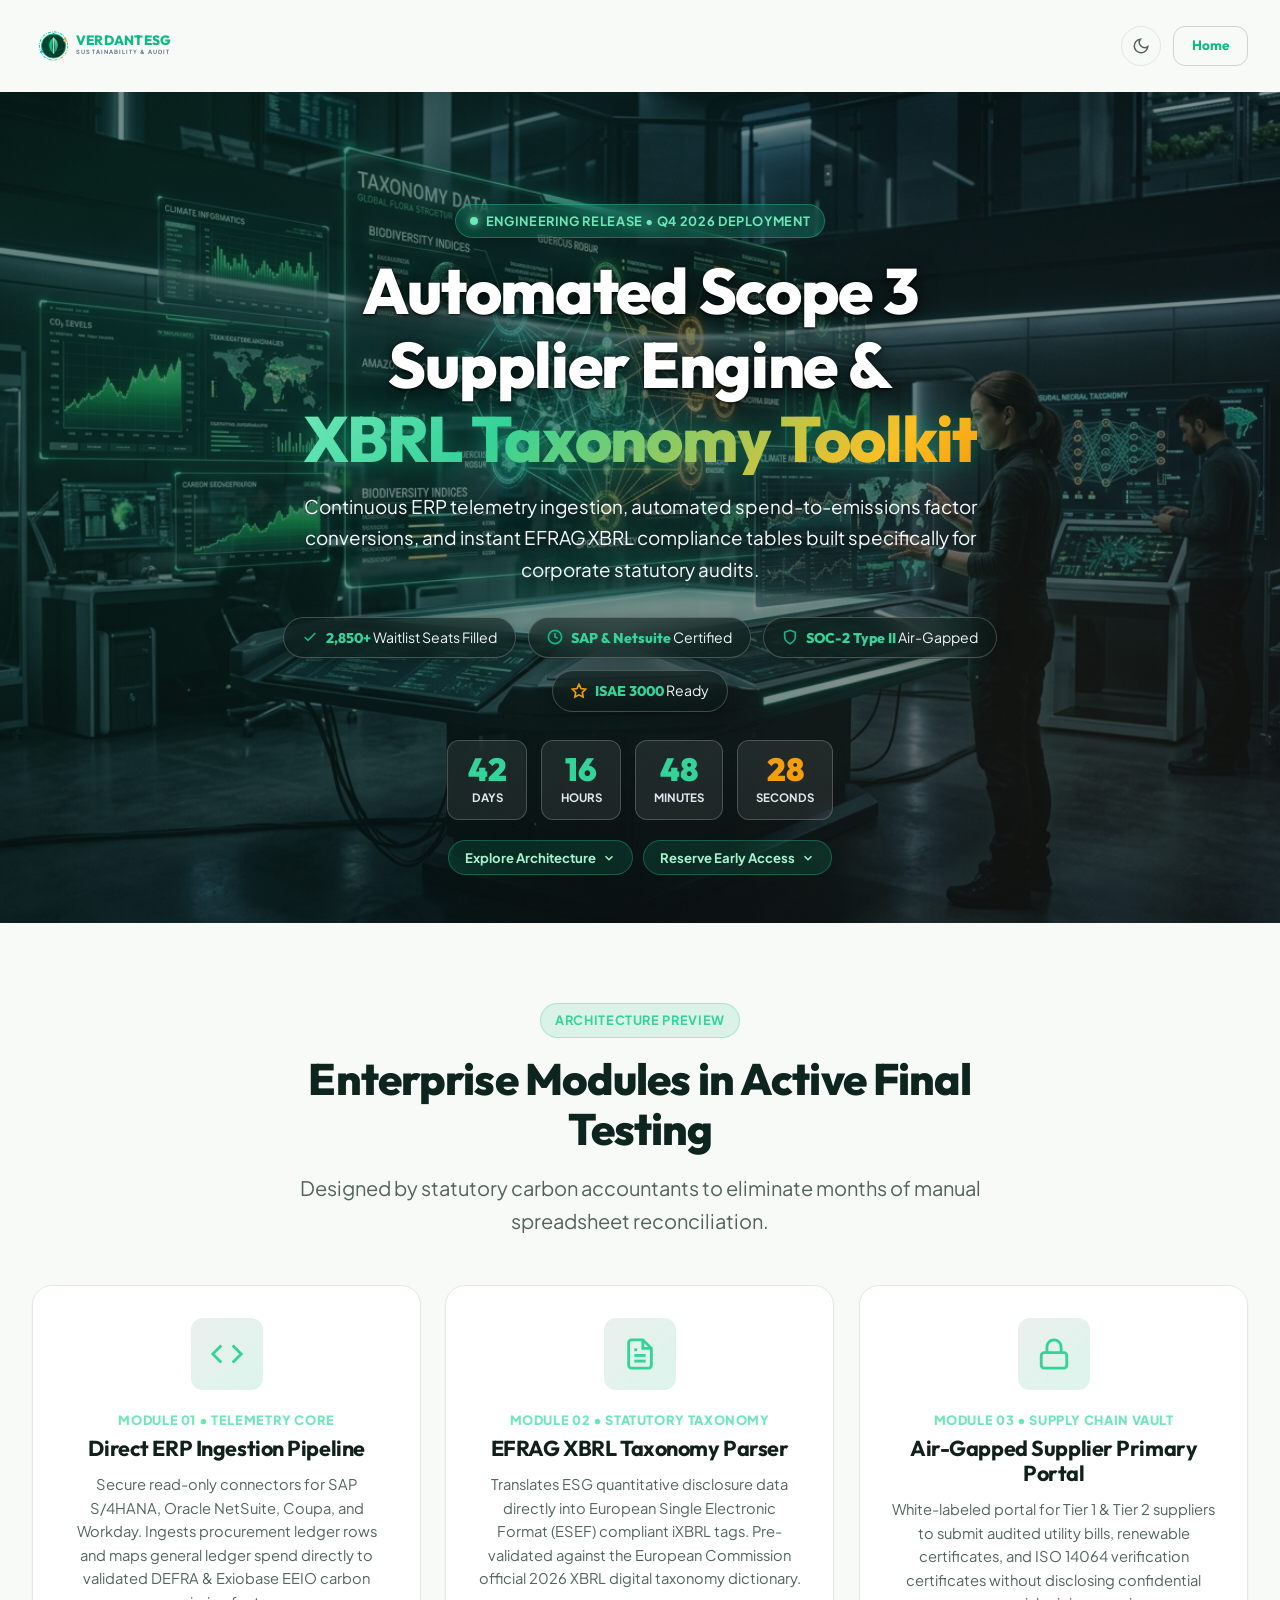
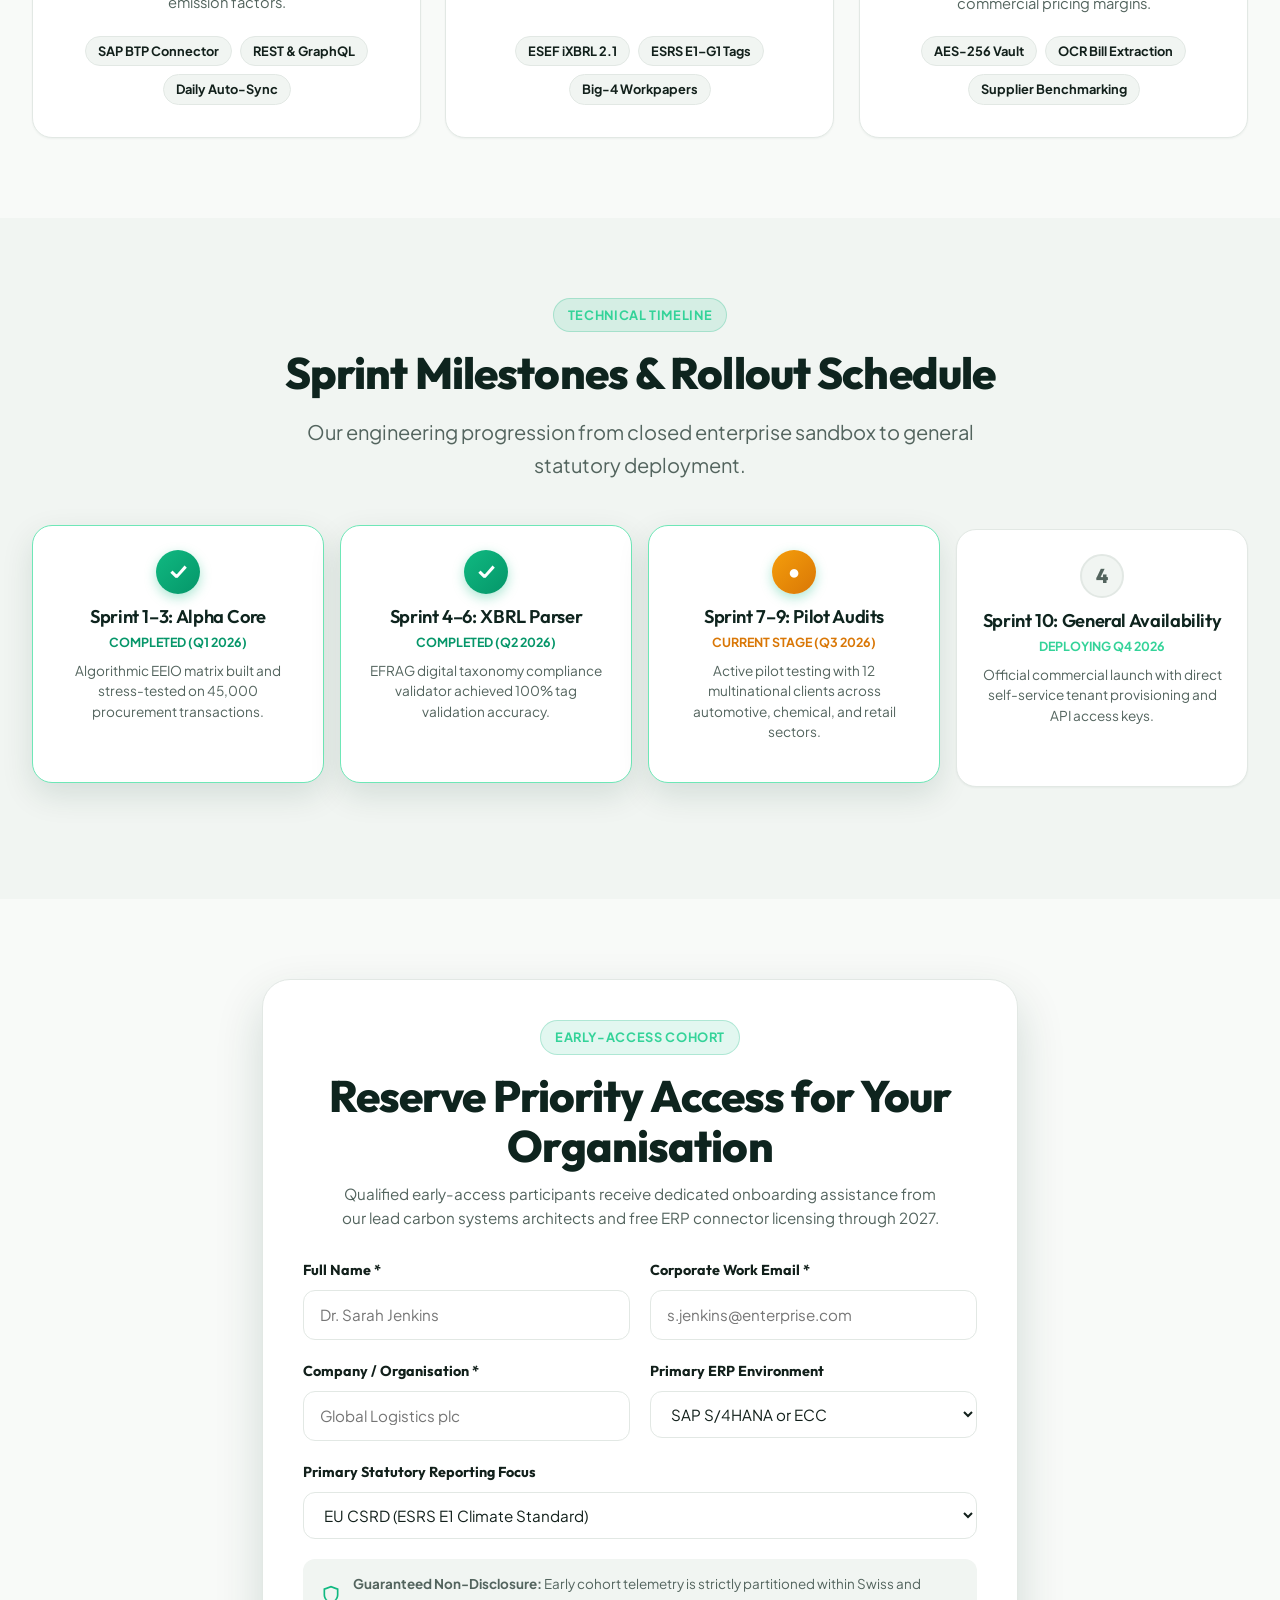
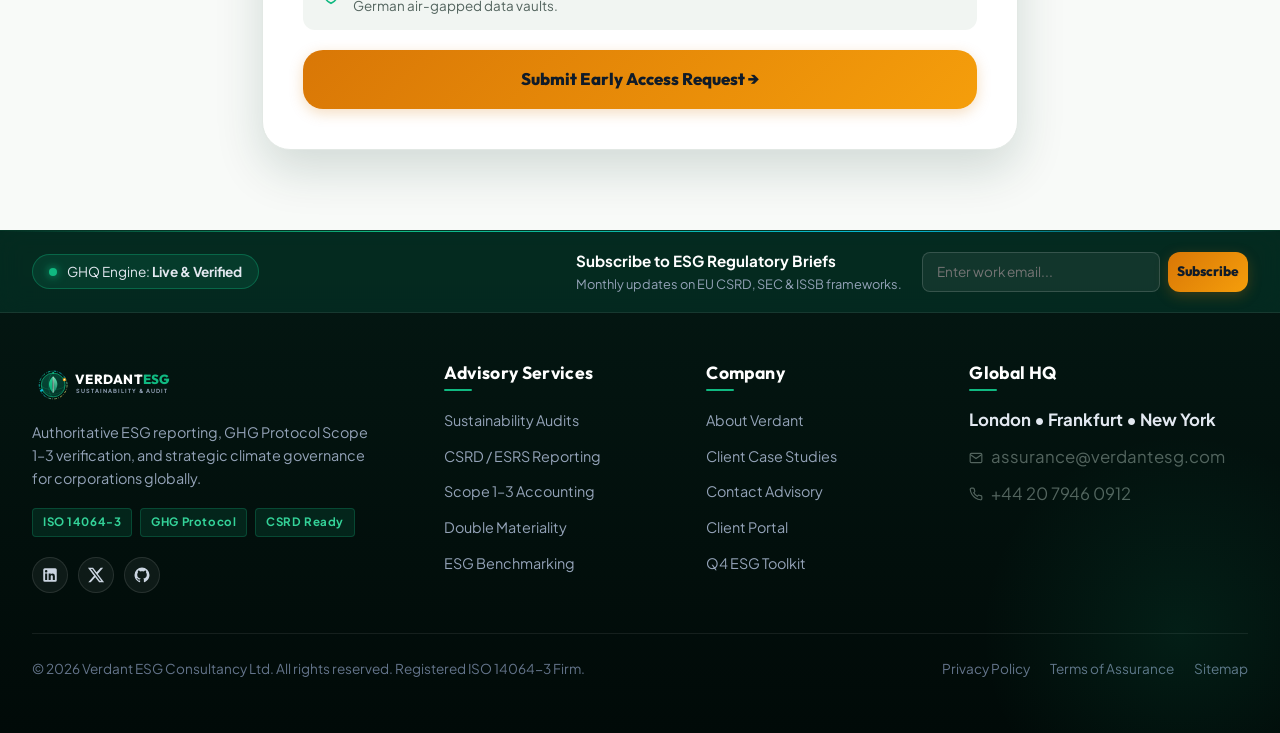
<file: coming-soon.html>
<!DOCTYPE html>
<html lang="en">
<head>
  <meta charset="UTF-8">
  <meta name="viewport" content="width=device-width, initial-scale=1.0">
  <title>Coming Soon — Next-Gen Carbon Intelligence Toolkit | Verdant ESG</title>
  <meta name="description" content="Verdant ESG is launching our automated Scope 3 Supplier Ingestion Engine and CSRD XBRL Tagging Toolkit in Q4 2026. Join the early-access waitlist.">
  
  <link rel="icon" type="image/png" href="assets/images/logo.png">
  <link rel="stylesheet" href="assets/css/style.css">
  <link rel="stylesheet" href="assets/css/dark-mode.css">
  <link rel="stylesheet" href="assets/css/rtl.css">
</head>
<body>

  <!-- Minimal Header -->
  <header style="padding: 24px 32px; display: flex; justify-content: space-between; align-items: center;">
    <a href="index.html" class="navbar-brand">
      <svg viewBox="0 0 280 64" width="180" height="42" fill="none" xmlns="http://www.w3.org/2000/svg">
          <defs>
            <linearGradient id="hdrGlobeGrad" x1="0" y1="0" x2="44" y2="44" gradientUnits="userSpaceOnUse">
              <stop offset="0%" stop-color="#064E3B"/>
              <stop offset="100%" stop-color="#022C22"/>
            </linearGradient>
            <linearGradient id="hdrLeaf1" x1="12" y1="8" x2="32" y2="36" gradientUnits="userSpaceOnUse">
              <stop offset="0%" stop-color="#34D399"/>
              <stop offset="50%" stop-color="#10B981"/>
              <stop offset="100%" stop-color="#059669"/>
            </linearGradient>
            <linearGradient id="hdrLeaf2" x1="22" y1="8" x2="22" y2="36" gradientUnits="userSpaceOnUse">
              <stop offset="0%" stop-color="#6EE7B7"/>
              <stop offset="100%" stop-color="#047857"/>
            </linearGradient>
            <linearGradient id="hdrOrbitGrad" x1="0" y1="0" x2="44" y2="44" gradientUnits="userSpaceOnUse">
              <stop offset="0%" stop-color="#10B981"/>
              <stop offset="50%" stop-color="#06B6D4"/>
              <stop offset="100%" stop-color="#F59E0B"/>
            </linearGradient>
          </defs>
          <g transform="translate(10, 10)">
            <circle cx="22" cy="22" r="21" stroke="url(#hdrOrbitGrad)" stroke-width="1.5" stroke-dasharray="4 2 1 2" opacity="0.9"/>
            <ellipse cx="22" cy="22" rx="21" ry="8" stroke="#10B981" stroke-width="1" stroke-dasharray="2 3" transform="rotate(-25 22 22)" opacity="0.6"/>
            <circle cx="22" cy="22" r="18" fill="url(#hdrGlobeGrad)" stroke="#10B981" stroke-width="1"/>
            <path d="M 4 22 A 18 7 0 0 0 40 22" fill="none" stroke="#10B981" stroke-width="0.75" opacity="0.4"/>
            <path d="M 4 22 A 18 14 0 0 0 40 22" fill="none" stroke="#10B981" stroke-width="0.75" opacity="0.3"/>
            <path d="M 22 4 A 7 18 0 0 0 22 40" fill="none" stroke="#10B981" stroke-width="0.75" opacity="0.4"/>
            <path d="M 22 9 C 14 15 13 25 22 34 C 20 28 20 18 22 9 Z" fill="url(#hdrLeaf1)"/>
            <path d="M 22 9 C 30 15 31 25 22 34 C 24 28 24 18 22 9 Z" fill="url(#hdrLeaf2)"/>
            <path d="M 22 10 V 33" stroke="#ECFDF5" stroke-width="1.2" stroke-linecap="round"/>
            <circle cx="39" cy="14" r="2.5" fill="#F59E0B"/>
            <circle cx="39" cy="14" r="1" fill="#FFFFFF"/>
            <circle cx="5" cy="30" r="1.8" fill="#06B6D4"/>
            <circle cx="22" cy="4" r="1.5" fill="#10B981"/>
          </g>
          <text x="65" y="30" font-family="'Outfit', 'Inter', sans-serif" font-size="20" font-weight="800" fill="currentColor" letter-spacing="0.02em" class="brand-text-main">VERDANT<tspan fill="#10B981">ESG</tspan></text>
          <text x="66" y="44" font-family="'Plus Jakarta Sans', sans-serif" font-size="8.5" font-weight="700" fill="#64748B" letter-spacing="0.18em">SUSTAINABILITY &amp; AUDIT</text>
        </svg>
    </a>

    <div style="display: flex; align-items: center; gap: 12px;">
      <button class="utility-btn js-theme-toggle" aria-label="Toggle Theme">
        <svg class="icon-moon" width="18" height="18" viewBox="0 0 24 24" fill="none" stroke="currentColor" stroke-width="2"><path d="M21 12.79A9 9 0 1 1 11.21 3 7 7 0 0 0 21 12.79z"></path></svg>
        <svg class="icon-sun" width="18" height="18" viewBox="0 0 24 24" fill="none" stroke="currentColor" stroke-width="2" style="display:none;"><circle cx="12" cy="12" r="5"></circle><line x1="12" y1="1" x2="12" y2="3"></line><line x1="12" y1="21" x2="12" y2="23"></line></svg>
      </button>
      <a href="index.html" class="btn btn-outline btn-sm">Home</a>
    </div>
  </header>

  <main>
    <!-- ========================================================================
         HERO SECTION: CONSISTENT 520PX HEIGHT + DIGITAL TAXONOMY LAB IMAGE
         ======================================================================== -->
    <section class="page-hero hero-coming-soon">
      <div class="container hero-content">
        <div class="badge">
          <span class="badge-dot"></span>
          Engineering Release • Q4 2026 Deployment
        </div>

        <h1>
          Automated Scope 3 Supplier Engine &amp; <span class="text-gradient">XBRL Taxonomy Toolkit</span>
        </h1>

        <p class="lead-text" style="margin-left: auto; margin-right: auto;">
          Continuous ERP telemetry ingestion, automated spend-to-emissions factor conversions, and instant EFRAG XBRL compliance tables built specifically for corporate statutory audits.
        </p>

        <!-- Glassy Hero Stats Pill Strip -->
        <div class="hero-pills-strip">
          <div class="hero-pill-item">
            <svg width="16" height="16" viewBox="0 0 24 24" fill="none" stroke="#10B981" stroke-width="2.5"><polyline points="20 6 9 17 4 12"></polyline></svg>
            <span><strong>2,850+</strong> Waitlist Seats Filled</span>
          </div>
          <div class="hero-pill-item">
            <svg width="16" height="16" viewBox="0 0 24 24" fill="none" stroke="#10B981" stroke-width="2.5"><circle cx="12" cy="12" r="10"></circle><polyline points="12 6 12 12 16 14"></polyline></svg>
            <span><strong>SAP &amp; Netsuite</strong> Certified</span>
          </div>
          <div class="hero-pill-item">
            <svg width="16" height="16" viewBox="0 0 24 24" fill="none" stroke="#10B981" stroke-width="2.5"><path d="M12 22s8-4 8-10V5l-8-3-8 3v7c0 6 8 10 8 10z"></path></svg>
            <span><strong>SOC-2 Type II</strong> Air-Gapped</span>
          </div>
          <div class="hero-pill-item">
            <svg width="16" height="16" viewBox="0 0 24 24" fill="none" stroke="#F59E0B" stroke-width="2.5"><polygon points="12 2 15.09 8.26 22 9.27 17 14.14 18.18 21.02 12 17.77 5.82 21.02 7 14.14 2 9.27 8.91 8.26 12 2"></polygon></svg>
            <span><strong>ISAE 3000</strong> Ready</span>
          </div>
        </div>

        <!-- Glassy Hero Countdown Timer -->
        <div style="display: flex; justify-content: center; gap: 14px; margin-top: 28px; flex-wrap: wrap;">
          <div style="background: rgba(255, 255, 255, 0.08); border: 1px solid rgba(255, 255, 255, 0.2); backdrop-filter: blur(10px); padding: 12px 18px; border-radius: var(--radius-md); min-width: 80px; text-align: center;">
            <div style="font-family: var(--font-display); font-size: 2rem; font-weight: 900; color: #34D399; line-height: 1;" id="cdDays">42</div>
            <div style="font-size: 0.72rem; text-transform: uppercase; font-weight: 700; color: #E2E8F0; margin-top: 4px;">Days</div>
          </div>
          <div style="background: rgba(255, 255, 255, 0.08); border: 1px solid rgba(255, 255, 255, 0.2); backdrop-filter: blur(10px); padding: 12px 18px; border-radius: var(--radius-md); min-width: 80px; text-align: center;">
            <div style="font-family: var(--font-display); font-size: 2rem; font-weight: 900; color: #34D399; line-height: 1;" id="cdHours">16</div>
            <div style="font-size: 0.72rem; text-transform: uppercase; font-weight: 700; color: #E2E8F0; margin-top: 4px;">Hours</div>
          </div>
          <div style="background: rgba(255, 255, 255, 0.08); border: 1px solid rgba(255, 255, 255, 0.2); backdrop-filter: blur(10px); padding: 12px 18px; border-radius: var(--radius-md); min-width: 80px; text-align: center;">
            <div style="font-family: var(--font-display); font-size: 2rem; font-weight: 900; color: #34D399; line-height: 1;" id="cdMins">48</div>
            <div style="font-size: 0.72rem; text-transform: uppercase; font-weight: 700; color: #E2E8F0; margin-top: 4px;">Minutes</div>
          </div>
          <div style="background: rgba(255, 255, 255, 0.08); border: 1px solid rgba(255, 255, 255, 0.2); backdrop-filter: blur(10px); padding: 12px 18px; border-radius: var(--radius-md); min-width: 80px; text-align: center;">
            <div style="font-family: var(--font-display); font-size: 2rem; font-weight: 900; color: #F59E0B; line-height: 1;" id="cdSecs">30</div>
            <div style="font-size: 0.72rem; text-transform: uppercase; font-weight: 700; color: #E2E8F0; margin-top: 4px;">Seconds</div>
          </div>
        </div>

        <div class="hero-jump-links" style="margin-top: 20px;">
          <a href="#preview-architecture" class="hero-jump-link">
            <span>Explore Architecture</span>
            <svg width="14" height="14" viewBox="0 0 24 24" fill="none" stroke="currentColor" stroke-width="2.5"><polyline points="6 9 12 15 18 9"></polyline></svg>
          </a>
          <a href="#waitlist-form" class="hero-jump-link">
            <span>Reserve Early Access</span>
            <svg width="14" height="14" viewBox="0 0 24 24" fill="none" stroke="currentColor" stroke-width="2.5"><polyline points="6 9 12 15 18 9"></polyline></svg>
          </a>
        </div>
      </div>
    </section>

    <!-- ========================================================================
         DISTINCTIVE LAYOUT 1: ARCHITECTURE PREVIEW 3-COLUMN CARDS
         ======================================================================== -->
    <section class="section" id="preview-architecture">
      <div class="container">
        <div class="section-header">
          <div class="badge">Architecture Preview</div>
          <h2>Enterprise Modules in Active Final Testing</h2>
          <p class="lead-text" style="margin-left: auto; margin-right: auto;">
            Designed by statutory carbon accountants to eliminate months of manual spreadsheet reconciliation.
          </p>
        </div>

        <div class="card-grid card-grid-3">
          <!-- Module 1 -->
          <div class="esg-card tilt-card" style="padding: 32px; text-align: center; align-items: center;">
            <div class="card-icon" style="margin: 0 auto 20px auto;">
              <svg viewBox="0 0 24 24" fill="none" stroke="currentColor" stroke-width="2"><polyline points="16 18 22 12 16 6"></polyline><polyline points="8 6 2 12 8 18"></polyline></svg>
            </div>
            <div style="font-size: 0.8rem; font-weight: 800; color: var(--color-primary-glow); text-transform: uppercase; letter-spacing: 0.05em; margin-bottom: 6px;">
              Module 01 • Telemetry Core
            </div>
            <h3 style="font-size: 1.35rem; margin-bottom: 12px; color: var(--color-text);">Direct ERP Ingestion Pipeline</h3>
            <p style="font-size: 0.92rem; color: var(--color-text-muted); line-height: 1.6; margin-bottom: 20px;">
              Secure read-only connectors for SAP S/4HANA, Oracle NetSuite, Coupa, and Workday. Ingests procurement ledger rows and maps general ledger spend directly to validated DEFRA &amp; Exiobase EEIO carbon emission factors.
            </p>
            <div style="display: flex; gap: 8px; flex-wrap: wrap; margin-top: auto; justify-content: center;">
              <span class="credential-pill">SAP BTP Connector</span>
              <span class="credential-pill">REST &amp; GraphQL</span>
              <span class="credential-pill">Daily Auto-Sync</span>
            </div>
          </div>

          <!-- Module 2 -->
          <div class="esg-card tilt-card" style="padding: 32px; text-align: center; align-items: center;">
            <div class="card-icon" style="margin: 0 auto 20px auto;">
              <svg viewBox="0 0 24 24" fill="none" stroke="currentColor" stroke-width="2"><path d="M14 2H6a2 2 0 0 0-2 2v16a2 2 0 0 0 2 2h12a2 2 0 0 0 2-2V8z"></path><polyline points="14 2 14 8 20 8"></polyline><line x1="16" y1="13" x2="8" y2="13"></line><line x1="16" y1="17" x2="8" y2="17"></line><polyline points="10 9 9 9 8 9"></polyline></svg>
            </div>
            <div style="font-size: 0.8rem; font-weight: 800; color: var(--color-primary-glow); text-transform: uppercase; letter-spacing: 0.05em; margin-bottom: 6px;">
              Module 02 • Statutory Taxonomy
            </div>
            <h3 style="font-size: 1.35rem; margin-bottom: 12px; color: var(--color-text);">EFRAG XBRL Taxonomy Parser</h3>
            <p style="font-size: 0.92rem; color: var(--color-text-muted); line-height: 1.6; margin-bottom: 20px;">
              Translates ESG quantitative disclosure data directly into European Single Electronic Format (ESEF) compliant iXBRL tags. Pre-validated against the European Commission official 2026 XBRL digital taxonomy dictionary.
            </p>
            <div style="display: flex; gap: 8px; flex-wrap: wrap; margin-top: auto; justify-content: center;">
              <span class="credential-pill">ESEF iXBRL 2.1</span>
              <span class="credential-pill">ESRS E1–G1 Tags</span>
              <span class="credential-pill">Big-4 Workpapers</span>
            </div>
          </div>

          <!-- Module 3 -->
          <div class="esg-card tilt-card" style="padding: 32px; text-align: center; align-items: center;">
            <div class="card-icon" style="margin: 0 auto 20px auto;">
              <svg viewBox="0 0 24 24" fill="none" stroke="currentColor" stroke-width="2"><rect x="3" y="11" width="18" height="11" rx="2" ry="2"></rect><path d="M7 11V7a5 5 0 0 1 10 0v4"></path></svg>
            </div>
            <div style="font-size: 0.8rem; font-weight: 800; color: var(--color-primary-glow); text-transform: uppercase; letter-spacing: 0.05em; margin-bottom: 6px;">
              Module 03 • Supply Chain Vault
            </div>
            <h3 style="font-size: 1.35rem; margin-bottom: 12px; color: var(--color-text);">Air-Gapped Supplier Primary Portal</h3>
            <p style="font-size: 0.92rem; color: var(--color-text-muted); line-height: 1.6; margin-bottom: 20px;">
              White-labeled portal for Tier 1 &amp; Tier 2 suppliers to submit audited utility bills, renewable certificates, and ISO 14064 verification certificates without disclosing confidential commercial pricing margins.
            </p>
            <div style="display: flex; gap: 8px; flex-wrap: wrap; margin-top: auto; justify-content: center;">
              <span class="credential-pill">AES-256 Vault</span>
              <span class="credential-pill">OCR Bill Extraction</span>
              <span class="credential-pill">Supplier Benchmarking</span>
            </div>
          </div>
        </div>
      </div>
    </section>

    <!-- ========================================================================
         DISTINCTIVE LAYOUT 2: ENGINEERING DEPLOYMENT ROADMAP
         ======================================================================== -->
    <section class="section section-subtle">
      <div class="container">
        <div class="section-header">
          <div class="badge">Technical Timeline</div>
          <h2>Sprint Milestones &amp; Rollout Schedule</h2>
          <p class="lead-text" style="margin-left: auto; margin-right: auto;">
            Our engineering progression from closed enterprise sandbox to general statutory deployment.
          </p>
        </div>

        <div class="workflow-stepper">
          <!-- Step 1 -->
          <div class="workflow-step-card active">
            <div class="workflow-step-num">✓</div>
            <h4 style="font-size: 1.15rem; margin-bottom: 6px;">Sprint 1–3: Alpha Core</h4>
            <div style="font-size: 0.78rem; font-weight: 700; color: var(--color-success); margin-bottom: 8px;">COMPLETED (Q1 2026)</div>
            <p style="font-size: 0.85rem; color: var(--color-text-muted); line-height: 1.5;">
              Algorithmic EEIO matrix built and stress-tested on 45,000 procurement transactions.
            </p>
          </div>

          <!-- Step 2 -->
          <div class="workflow-step-card active">
            <div class="workflow-step-num">✓</div>
            <h4 style="font-size: 1.15rem; margin-bottom: 6px;">Sprint 4–6: XBRL Parser</h4>
            <div style="font-size: 0.78rem; font-weight: 700; color: var(--color-success); margin-bottom: 8px;">COMPLETED (Q2 2026)</div>
            <p style="font-size: 0.85rem; color: var(--color-text-muted); line-height: 1.5;">
              EFRAG digital taxonomy compliance validator achieved 100% tag validation accuracy.
            </p>
          </div>

          <!-- Step 3 -->
          <div class="workflow-step-card active" style="border-color: var(--color-primary-glow);">
            <div class="workflow-step-num" style="background: linear-gradient(135deg, #F59E0B 0%, #D97706 100%);">●</div>
            <h4 style="font-size: 1.15rem; margin-bottom: 6px;">Sprint 7–9: Pilot Audits</h4>
            <div style="font-size: 0.78rem; font-weight: 700; color: #D97706; margin-bottom: 8px;">CURRENT STAGE (Q3 2026)</div>
            <p style="font-size: 0.85rem; color: var(--color-text-muted); line-height: 1.5;">
              Active pilot testing with 12 multinational clients across automotive, chemical, and retail sectors.
            </p>
          </div>

          <!-- Step 4 -->
          <div class="workflow-step-card">
            <div class="workflow-step-num" style="background: var(--color-surface-subtle); color: var(--color-text-muted); border: 2px solid var(--color-border); box-shadow: none;">4</div>
            <h4 style="font-size: 1.15rem; margin-bottom: 6px;">Sprint 10: General Availability</h4>
            <div style="font-size: 0.78rem; font-weight: 700; color: var(--color-primary-light); margin-bottom: 8px;">DEPLOYING Q4 2026</div>
            <p style="font-size: 0.85rem; color: var(--color-text-muted); line-height: 1.5;">
              Official commercial launch with direct self-service tenant provisioning and API access keys.
            </p>
          </div>
        </div>
      </div>
    </section>

    <!-- ========================================================================
         DISTINCTIVE LAYOUT 3: EARLY ACCESS WAITLIST RESERVATION
         ======================================================================== -->
    <section class="section" id="waitlist-form">
      <div class="container" style="max-width: 820px;">
        <div class="contact-form-card" style="box-shadow: var(--shadow-xl); border: 1.5px solid var(--color-border);">
          <div style="text-align: center; margin-bottom: 28px;">
            <div class="badge">Early-Access Cohort</div>
            <h2 style="margin-bottom: 10px;">Reserve Priority Access for Your Organisation</h2>
            <p style="font-size: 0.95rem; color: var(--color-text-muted); line-height: 1.6; max-width: 600px; margin: 0 auto;">
              Qualified early-access participants receive dedicated onboarding assistance from our lead carbon systems architects and free ERP connector licensing through 2027.
            </p>
          </div>

          <form class="js-validate-form" novalidate>
            <div class="form-row-grid">
              <div class="form-group">
                <label class="form-label" for="wlName">Full Name *</label>
                <input type="text" id="wlName" name="name" required class="form-control" placeholder="Dr. Sarah Jenkins">
              </div>
              <div class="form-group">
                <label class="form-label" for="wlEmail">Corporate Work Email *</label>
                <input type="email" id="wlEmail" name="email" required class="form-control" placeholder="s.jenkins@enterprise.com">
              </div>
            </div>

            <div class="form-row-grid">
              <div class="form-group">
                <label class="form-label" for="wlCompany">Company / Organisation *</label>
                <input type="text" id="wlCompany" name="company" required class="form-control" placeholder="Global Logistics plc">
              </div>
              <div class="form-group">
                <label class="form-label" for="wlErp">Primary ERP Environment</label>
                <select id="wlErp" name="erp" class="form-control">
                  <option value="sap">SAP S/4HANA or ECC</option>
                  <option value="oracle">Oracle NetSuite / Cloud ERP</option>
                  <option value="microsoft">Microsoft Dynamics 365</option>
                  <option value="coupa">Coupa / Workday</option>
                  <option value="other">Other / Custom Data Lake</option>
                </select>
              </div>
            </div>

            <div class="form-group">
              <label class="form-label" for="wlNeed">Primary Statutory Reporting Focus</label>
              <select id="wlNeed" name="reporting_focus" class="form-control">
                <option value="csrd">EU CSRD (ESRS E1 Climate Standard)</option>
                <option value="sec">US SEC Climate Disclosures (Scope 1 &amp; 2)</option>
                <option value="sb253">California SB 253 (Comprehensive Scope 3)</option>
                <option value="issb">ISSB / IFRS S2 Climate Standard</option>
                <option value="all">Multiple Global Jurisdictions</option>
              </select>
            </div>

            <div style="background: var(--color-surface-subtle); border-radius: var(--radius-md); padding: 14px 18px; margin: 20px 0; font-size: 0.84rem; color: var(--color-text-muted); display: flex; align-items: center; gap: 12px;">
              <svg width="20" height="20" viewBox="0 0 24 24" fill="none" stroke="#10B981" stroke-width="2" style="flex-shrink: 0;"><path d="M12 22s8-4 8-10V5l-8-3-8 3v7c0 6 8 10 8 10z"></path></svg>
              <span><strong>Guaranteed Non-Disclosure:</strong> Early cohort telemetry is strictly partitioned within Swiss and German air-gapped data vaults.</span>
            </div>

            <button type="submit" class="btn btn-accent btn-lg" style="width: 100%; justify-content: center;">
              Submit Early Access Request →
            </button>
          </form>
        </div>
      </div>
    </section>
  </main>

    <footer class="site-footer">
    <div class="footer-top-bar">
      <div class="container footer-top-wrapper">
        <div class="footer-status-pill">
          <span class="status-dot"></span>
          <span>GHQ Engine: <strong>Live &amp; Verified</strong></span>
        </div>
        <div class="footer-newsletter-box">
          <div class="newsletter-text">
            <strong>Subscribe to ESG Regulatory Briefs</strong>
            <span>Monthly updates on EU CSRD, SEC &amp; ISSB frameworks.</span>
          </div>
          <form class="newsletter-form js-validate-form">
            <input type="email" placeholder="Enter work email..." required class="form-control footer-input">
            <button type="submit" class="btn btn-accent btn-sm">Subscribe</button>
          </form>
        </div>
      </div>
    </div>

    <div class="container footer-main">
      <div class="footer-grid">
        <!-- Brand Column -->
        <div class="footer-brand-col">
          <a href="index.html" class="navbar-brand footer-logo">
            <svg viewBox="0 0 280 64" width="160" height="38" fill="none" xmlns="http://www.w3.org/2000/svg">
          <defs>
            <linearGradient id="ftrGlobeGrad" x1="0" y1="0" x2="44" y2="44" gradientUnits="userSpaceOnUse">
              <stop offset="0%" stop-color="#064E3B"/>
              <stop offset="100%" stop-color="#022C22"/>
            </linearGradient>
            <linearGradient id="ftrLeaf1" x1="12" y1="8" x2="32" y2="36" gradientUnits="userSpaceOnUse">
              <stop offset="0%" stop-color="#34D399"/>
              <stop offset="50%" stop-color="#10B981"/>
              <stop offset="100%" stop-color="#059669"/>
            </linearGradient>
            <linearGradient id="ftrLeaf2" x1="22" y1="8" x2="22" y2="36" gradientUnits="userSpaceOnUse">
              <stop offset="0%" stop-color="#6EE7B7"/>
              <stop offset="100%" stop-color="#047857"/>
            </linearGradient>
            <linearGradient id="ftrOrbitGrad" x1="0" y1="0" x2="44" y2="44" gradientUnits="userSpaceOnUse">
              <stop offset="0%" stop-color="#10B981"/>
              <stop offset="50%" stop-color="#06B6D4"/>
              <stop offset="100%" stop-color="#F59E0B"/>
            </linearGradient>
          </defs>
          <g transform="translate(10, 10)">
            <circle cx="22" cy="22" r="21" stroke="url(#ftrOrbitGrad)" stroke-width="1.5" stroke-dasharray="4 2 1 2" opacity="0.9"/>
            <ellipse cx="22" cy="22" rx="21" ry="8" stroke="#10B981" stroke-width="1" stroke-dasharray="2 3" transform="rotate(-25 22 22)" opacity="0.6"/>
            <circle cx="22" cy="22" r="18" fill="url(#ftrGlobeGrad)" stroke="#10B981" stroke-width="1"/>
            <path d="M 4 22 A 18 7 0 0 0 40 22" fill="none" stroke="#10B981" stroke-width="0.75" opacity="0.4"/>
            <path d="M 4 22 A 18 14 0 0 0 40 22" fill="none" stroke="#10B981" stroke-width="0.75" opacity="0.3"/>
            <path d="M 22 4 A 7 18 0 0 0 22 40" fill="none" stroke="#10B981" stroke-width="0.75" opacity="0.4"/>
            <path d="M 22 9 C 14 15 13 25 22 34 C 20 28 20 18 22 9 Z" fill="url(#ftrLeaf1)"/>
            <path d="M 22 9 C 30 15 31 25 22 34 C 24 28 24 18 22 9 Z" fill="url(#ftrLeaf2)"/>
            <path d="M 22 10 V 33" stroke="#ECFDF5" stroke-width="1.2" stroke-linecap="round"/>
            <circle cx="39" cy="14" r="2.5" fill="#F59E0B"/>
            <circle cx="39" cy="14" r="1" fill="#FFFFFF"/>
            <circle cx="5" cy="30" r="1.8" fill="#06B6D4"/>
            <circle cx="22" cy="4" r="1.5" fill="#10B981"/>
          </g>
          <text x="65" y="30" font-family="'Outfit', 'Inter', sans-serif" font-size="20" font-weight="800" fill="#FFFFFF" letter-spacing="0.02em">VERDANT<tspan fill="#10B981">ESG</tspan></text>
          <text x="66" y="44" font-family="'Plus Jakarta Sans', sans-serif" font-size="8.5" font-weight="700" fill="#94A3B8" letter-spacing="0.18em">SUSTAINABILITY &amp; AUDIT</text>
        </svg>
          </a>
          <p class="footer-desc">
            Authoritative ESG reporting, GHG Protocol Scope 1–3 verification, and strategic climate governance for corporations globally.
          </p>
          <div class="footer-badges">
            <span class="cert-badge">ISO 14064-3</span>
            <span class="cert-badge">GHG Protocol</span>
            <span class="cert-badge">CSRD Ready</span>
          </div>
          <div class="footer-socials">
            <a href="#" aria-label="LinkedIn" class="social-btn">
              <svg width="18" height="18" fill="currentColor" viewBox="0 0 24 24"><path d="M19 3a2 2 0 0 1 2 2v14a2 2 0 0 1-2 2H5a2 2 0 0 1-2-2V5a2 2 0 0 1 2-2h14m-.5 15.5v-5.3a3.26 3.26 0 0 0-3.26-3.26c-.85 0-1.84.52-2.28 1.3v-1.11h-2.79v8.37h2.79v-4.93c0-.77.62-1.4 1.39-1.4a1.4 1.4 0 0 1 1.4 1.4v4.93h2.75M6.88 8.56a1.68 1.68 0 0 0 1.68-1.68c0-.93-.75-1.69-1.68-1.69a1.69 1.69 0 0 0-1.69 1.69c0 .93.76 1.68 1.69 1.68m1.39 9.94v-8.37H5.5v8.37h2.77z"/></svg>
            </a>
            <a href="#" aria-label="Twitter/X" class="social-btn">
              <svg width="18" height="18" fill="currentColor" viewBox="0 0 24 24"><path d="M18.244 2.25h3.308l-7.227 8.26 8.502 11.24H16.17l-5.214-6.817L4.99 21.75H1.68l7.73-8.835L1.254 2.25H8.08l4.713 6.231zm-1.161 17.52h1.833L7.084 4.126H5.117z"/></svg>
            </a>
            <a href="#" aria-label="GitHub" class="social-btn">
              <svg width="18" height="18" fill="currentColor" viewBox="0 0 24 24"><path d="M12 2A10 10 0 0 0 2 12c0 4.42 2.87 8.17 6.84 9.5.5.08.66-.23.66-.5v-1.69c-2.77.6-3.36-1.34-3.36-1.34-.46-1.16-1.11-1.47-1.11-1.47-.91-.62.07-.6.07-.6 1 .07 1.53 1.03 1.53 1.03.87 1.52 2.34 1.07 2.91.83.1-.65.35-1.09.63-1.34-2.22-.25-4.55-1.11-4.55-4.92 0-1.11.38-2 1.03-2.71-.1-.25-.45-1.29.1-2.64 0 0 .84-.27 2.75 1.02.79-.22 1.65-.33 2.5-.33.85 0 1.71.11 2.5.33 1.91-1.29 2.75-1.02 2.75-1.02.55 1.35.2 2.39.1 2.64.65.71 1.03 1.6 1.03 2.71 0 3.82-2.34 4.66-4.57 4.91.36.31.69.92.69 1.85V21c0 .27.16.59.67.5C19.14 20.16 22 16.42 22 12A10 10 0 0 0 12 2z"/></svg>
            </a>
          </div>
        </div>

        <!-- Advisory Services -->
        <div class="footer-col">
          <h4 class="footer-heading">Advisory Services</h4>
          <ul class="footer-menu">
            <li><a href="services.html">Sustainability Audits</a></li>
            <li><a href="services.html">CSRD / ESRS Reporting</a></li>
            <li><a href="services.html">Scope 1–3 Accounting</a></li>
            <li><a href="services.html">Double Materiality</a></li>
            <li><a href="services.html">ESG Benchmarking</a></li>
          </ul>
        </div>

        <!-- Company -->
        <div class="footer-col">
          <h4 class="footer-heading">Company</h4>
          <ul class="footer-menu">
            <li><a href="about.html">About Verdant</a></li>
            <li><a href="case-studies.html">Client Case Studies</a></li>
            <li><a href="contact.html">Contact Advisory</a></li>
            <li><a href="login.html">Client Portal</a></li>
            <li><a href="coming-soon.html">Q4 ESG Toolkit</a></li>
          </ul>
        </div>

        <!-- Global HQ -->
        <div class="footer-col">
          <h4 class="footer-heading">Global HQ</h4>
          <div class="footer-contact-info">
            <p><strong>London • Frankfurt • New York</strong></p>
            <p><svg width="14" height="14" viewBox="0 0 24 24" fill="none" stroke="currentColor" stroke-width="2"><path d="M4 4h16c1.1 0 2 .9 2 2v12c0 1.1-.9 2-2 2H4c-1.1 0-2-.9-2-2V6c0-1.1.9-2 2-2z"></path><polyline points="22,6 12,13 2,6"></polyline></svg> assurance@verdantesg.com</p>
            <p><svg width="14" height="14" viewBox="0 0 24 24" fill="none" stroke="currentColor" stroke-width="2"><path d="M22 16.92v3a2 2 0 0 1-2.18 2 19.79 19.79 0 0 1-8.63-3.07 19.5 19.5 0 0 1-6-6 19.79 19.79 0 0 1-3.07-8.67A2 2 0 0 1 4.11 2h3a2 2 0 0 1 2 1.72 12.84 12.84 0 0 0 .7 2.81 2 2 0 0 1-.45 2.11L8.09 9.91a16 16 0 0 0 6 6l1.27-1.27a2 2 0 0 1 2.11-.45 12.84 12.84 0 0 0 2.81.7A2 2 0 0 1 22 16.92z"></path></svg> +44 20 7946 0912</p>
          </div>
        </div>
      </div>

      <div class="footer-bottom">
        <div class="footer-copy">
          &copy; 2026 Verdant ESG Consultancy Ltd. All rights reserved. Registered ISO 14064-3 Firm.
        </div>
        <div class="footer-bottom-links">
          <a href="404.html">Privacy Policy</a>
          <a href="404.html">Terms of Assurance</a>
          <a href="sitemap.xml">Sitemap</a>
          
        </div>
      </div>
    </div>
  </footer>

  <script src="assets/js/main.js"></script>
  <script>
    // Simple live countdown tick
    let secs = 30;
    setInterval(() => {
      secs--;
      if (secs < 0) secs = 59;
      const el = document.getElementById('cdSecs');
      if (el) el.textContent = secs < 10 ? '0' + secs : secs;
    }, 1000);
  </script>
</body>
</html>
</file>
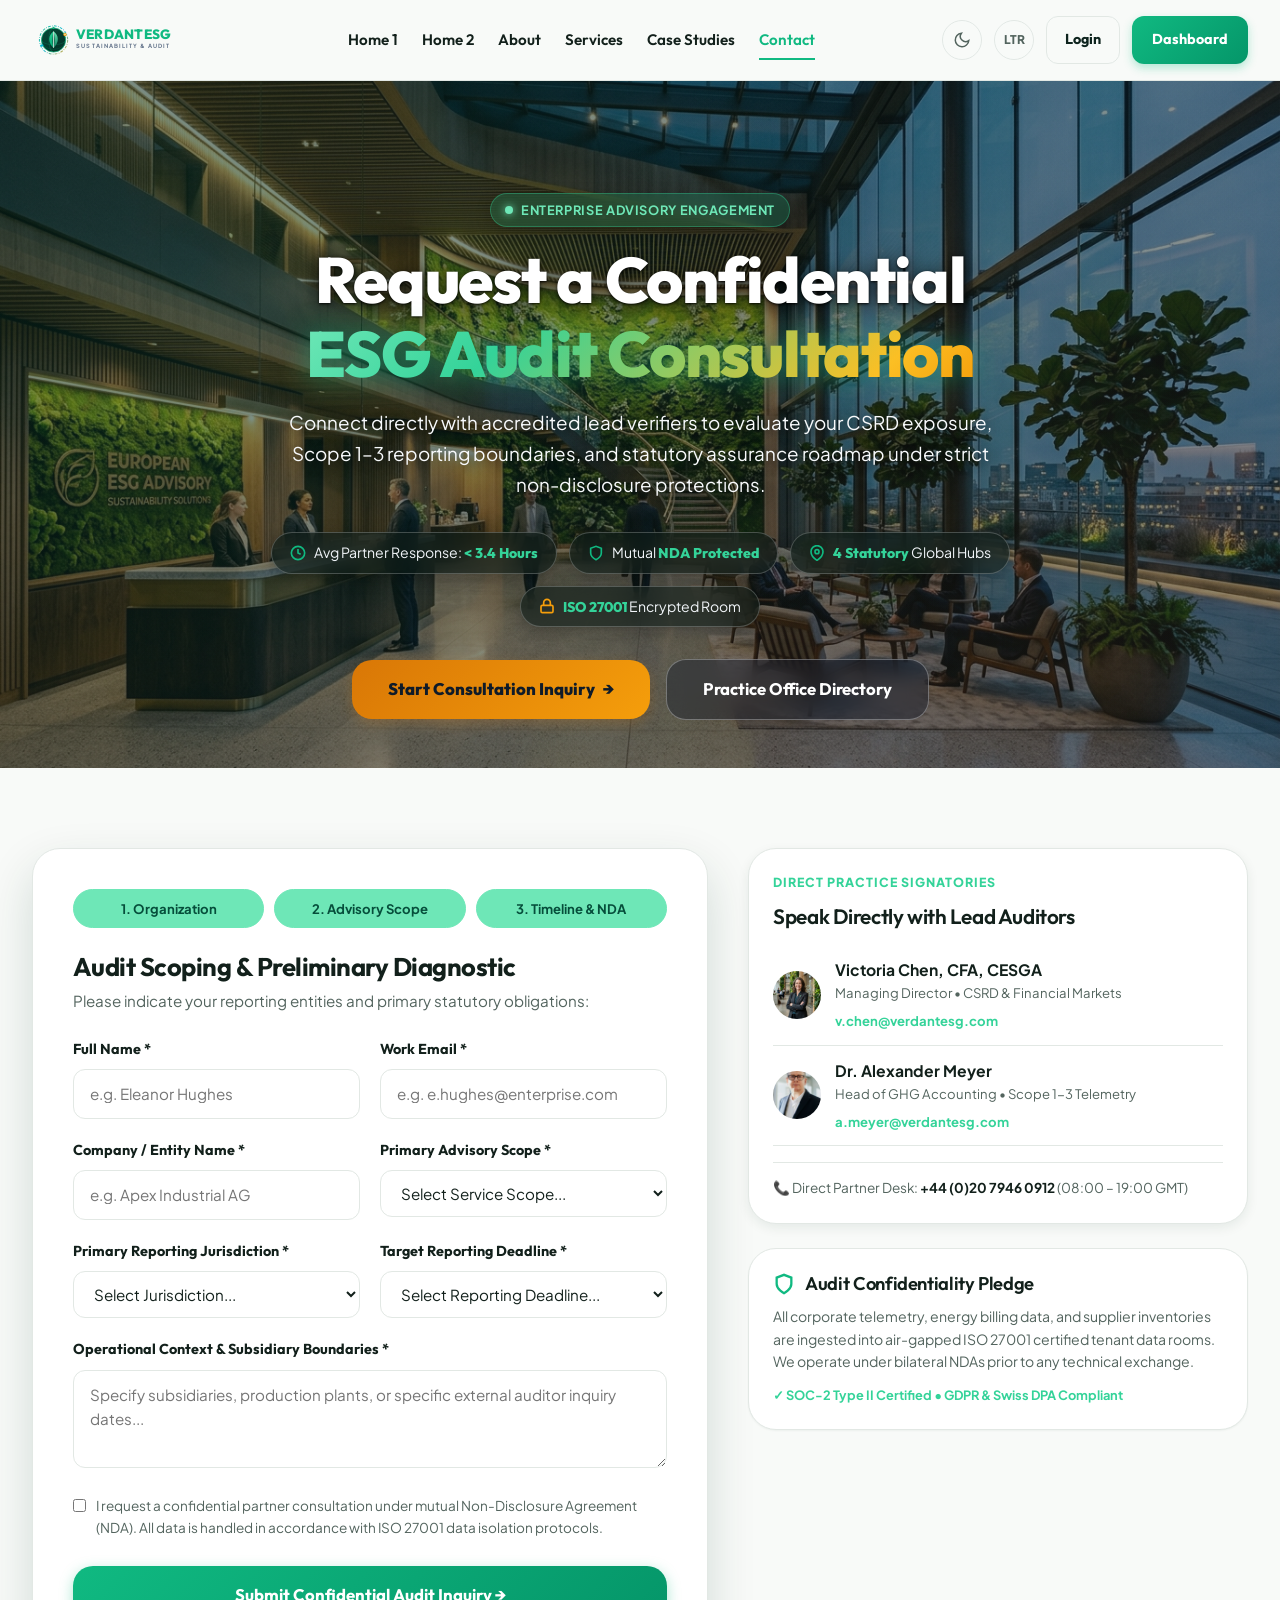
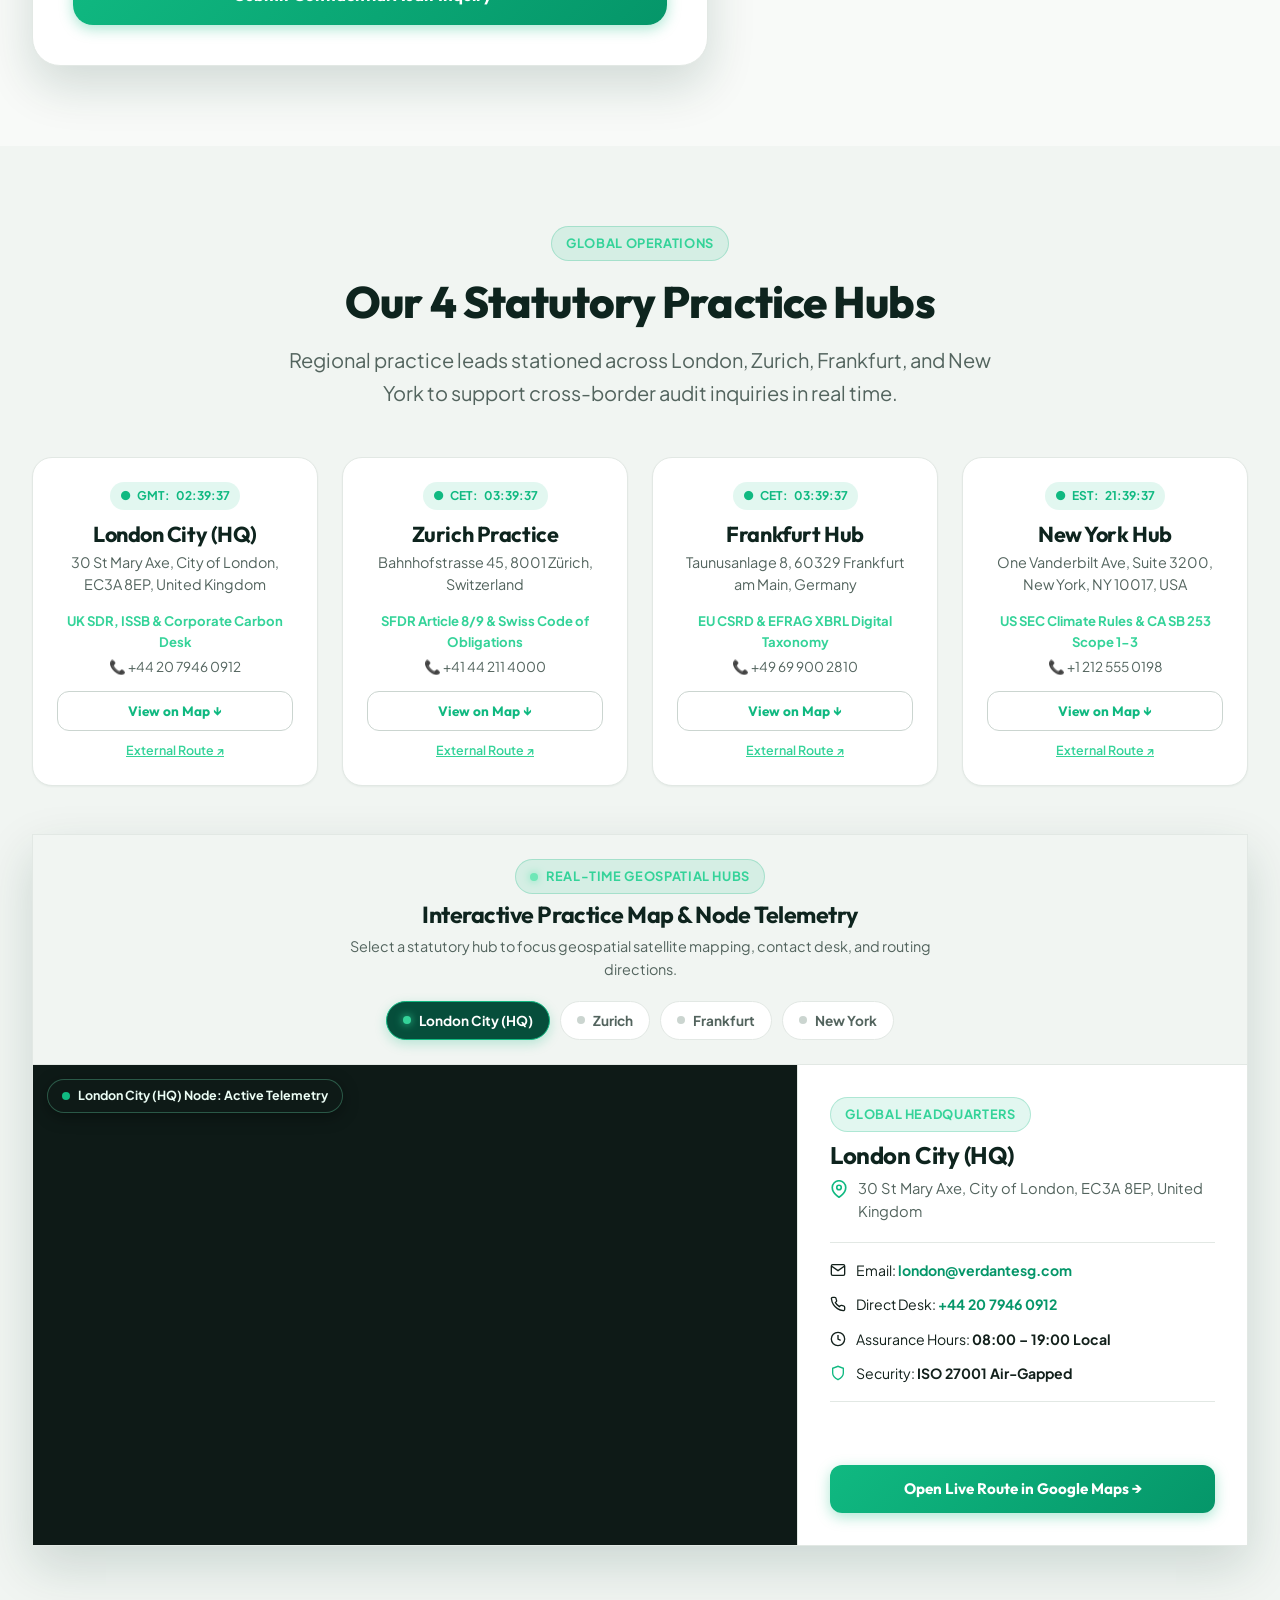
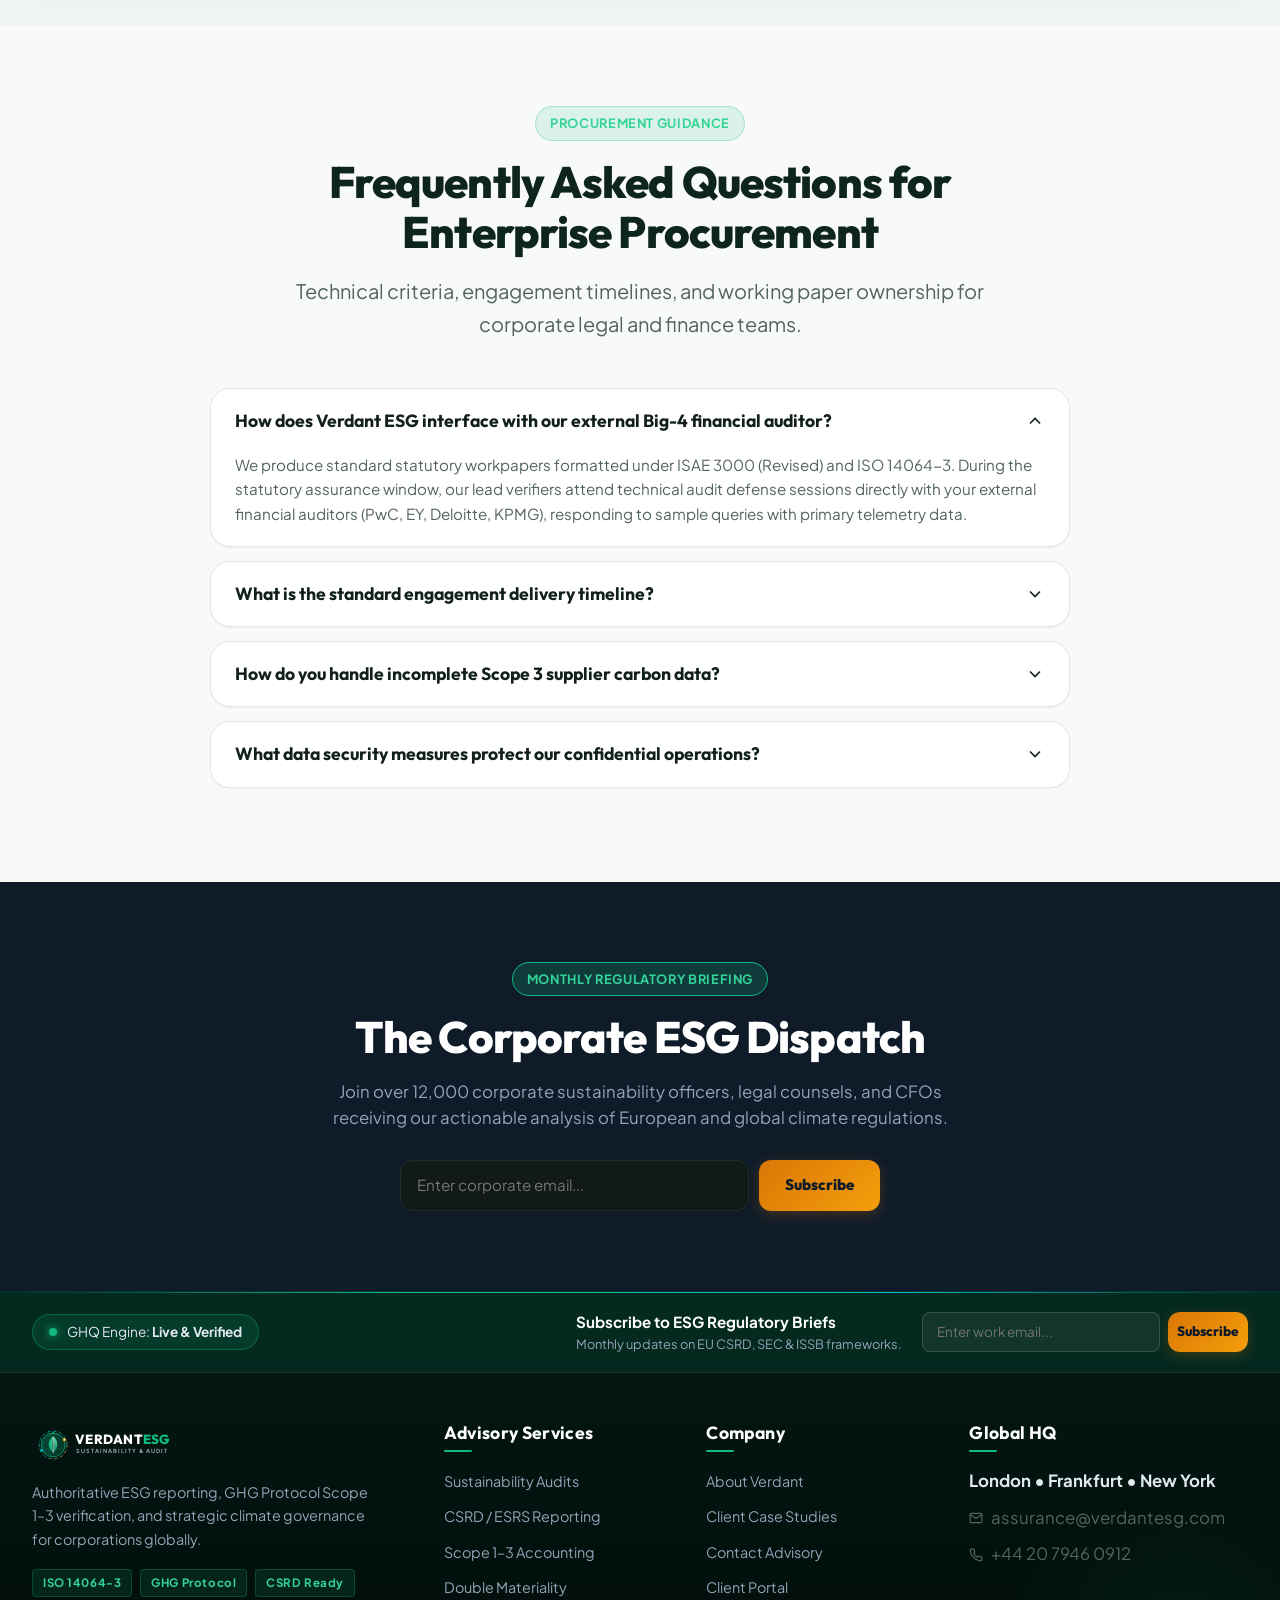
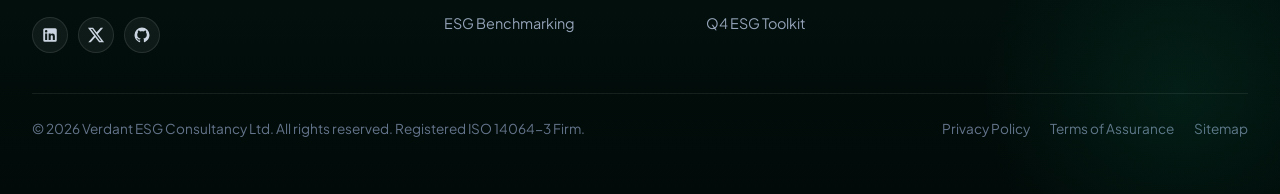
<file: contact.html>
<!DOCTYPE html>
<html lang="en">
<head>
  <meta charset="UTF-8">
  <meta name="viewport" content="width=device-width, initial-scale=1.0">
  <title>Contact Our Audit Partners — Verdant ESG Consultancy</title>
  <meta name="description" content="Inquire about a corporate sustainability audit, CSRD framework alignment, or GHG Protocol verification with our certified lead verifiers.">
  <meta name="keywords" content="contact ESG consultancy, CSRD inquiry, carbon audit booking, sustainability advisory contact">
  
  <link rel="icon" type="image/png" href="assets/images/logo.png">
  <link rel="stylesheet" href="assets/css/style.css">
  <link rel="stylesheet" href="assets/css/dark-mode.css">
  <link rel="stylesheet" href="assets/css/rtl.css">
</head>
<body>

  <!-- STRICT NAVBAR -->
  <header class="site-header" id="mainHeader">
    <div class="container navbar">
      <a href="index.html" class="navbar-brand" aria-label="Verdant ESG Home">
        <svg viewBox="0 0 280 64" width="180" height="42" fill="none" xmlns="http://www.w3.org/2000/svg">
          <defs>
            <linearGradient id="hdrGlobeGrad" x1="0" y1="0" x2="44" y2="44" gradientUnits="userSpaceOnUse">
              <stop offset="0%" stop-color="#064E3B"/>
              <stop offset="100%" stop-color="#022C22"/>
            </linearGradient>
            <linearGradient id="hdrLeaf1" x1="12" y1="8" x2="32" y2="36" gradientUnits="userSpaceOnUse">
              <stop offset="0%" stop-color="#34D399"/>
              <stop offset="50%" stop-color="#10B981"/>
              <stop offset="100%" stop-color="#059669"/>
            </linearGradient>
            <linearGradient id="hdrLeaf2" x1="22" y1="8" x2="22" y2="36" gradientUnits="userSpaceOnUse">
              <stop offset="0%" stop-color="#6EE7B7"/>
              <stop offset="100%" stop-color="#047857"/>
            </linearGradient>
            <linearGradient id="hdrOrbitGrad" x1="0" y1="0" x2="44" y2="44" gradientUnits="userSpaceOnUse">
              <stop offset="0%" stop-color="#10B981"/>
              <stop offset="50%" stop-color="#06B6D4"/>
              <stop offset="100%" stop-color="#F59E0B"/>
            </linearGradient>
          </defs>
          <g transform="translate(10, 10)">
            <circle cx="22" cy="22" r="21" stroke="url(#hdrOrbitGrad)" stroke-width="1.5" stroke-dasharray="4 2 1 2" opacity="0.9"/>
            <ellipse cx="22" cy="22" rx="21" ry="8" stroke="#10B981" stroke-width="1" stroke-dasharray="2 3" transform="rotate(-25 22 22)" opacity="0.6"/>
            <circle cx="22" cy="22" r="18" fill="url(#hdrGlobeGrad)" stroke="#10B981" stroke-width="1"/>
            <path d="M 4 22 A 18 7 0 0 0 40 22" fill="none" stroke="#10B981" stroke-width="0.75" opacity="0.4"/>
            <path d="M 4 22 A 18 14 0 0 0 40 22" fill="none" stroke="#10B981" stroke-width="0.75" opacity="0.3"/>
            <path d="M 22 4 A 7 18 0 0 0 22 40" fill="none" stroke="#10B981" stroke-width="0.75" opacity="0.4"/>
            <path d="M 22 9 C 14 15 13 25 22 34 C 20 28 20 18 22 9 Z" fill="url(#hdrLeaf1)"/>
            <path d="M 22 9 C 30 15 31 25 22 34 C 24 28 24 18 22 9 Z" fill="url(#hdrLeaf2)"/>
            <path d="M 22 10 V 33" stroke="#ECFDF5" stroke-width="1.2" stroke-linecap="round"/>
            <circle cx="39" cy="14" r="2.5" fill="#F59E0B"/>
            <circle cx="39" cy="14" r="1" fill="#FFFFFF"/>
            <circle cx="5" cy="30" r="1.8" fill="#06B6D4"/>
            <circle cx="22" cy="4" r="1.5" fill="#10B981"/>
          </g>
          <text x="65" y="30" font-family="'Outfit', 'Inter', sans-serif" font-size="20" font-weight="800" fill="currentColor" letter-spacing="0.02em" class="brand-text-main">VERDANT<tspan fill="#10B981">ESG</tspan></text>
          <text x="66" y="44" font-family="'Plus Jakarta Sans', sans-serif" font-size="8.5" font-weight="700" fill="#64748B" letter-spacing="0.18em">SUSTAINABILITY &amp; AUDIT</text>
        </svg>
      </a>

      <nav class="nav-menu" aria-label="Primary Navigation">
        <a href="index.html" class="nav-link">Home 1</a>
        <a href="home-2.html" class="nav-link">Home 2</a>
        <a href="about.html" class="nav-link">About</a>
        <a href="services.html" class="nav-link">Services</a>
        <a href="case-studies.html" class="nav-link">Case Studies</a>
        <a href="contact.html" class="nav-link active">Contact</a>
      </nav>

      <div class="nav-actions">
        <button class="utility-btn js-theme-toggle" aria-label="Toggle Theme" title="Toggle Light/Dark Theme">
          <svg class="icon-moon" width="18" height="18" viewBox="0 0 24 24" fill="none" stroke="currentColor" stroke-width="2">
            <path d="M21 12.79A9 9 0 1 1 11.21 3 7 7 0 0 0 21 12.79z"></path>
          </svg>
          <svg class="icon-sun" width="18" height="18" viewBox="0 0 24 24" fill="none" stroke="currentColor" stroke-width="2" style="display:none;">
            <circle cx="12" cy="12" r="5"></circle>
            <line x1="12" y1="1" x2="12" y2="3"></line>
            <line x1="12" y1="21" x2="12" y2="23"></line>
            <line x1="4.22" y1="4.22" x2="5.64" y2="5.64"></line>
            <line x1="18.36" y1="18.36" x2="19.78" y2="19.78"></line>
            <line x1="1" y1="12" x2="3" y2="12"></line>
            <line x1="21" y1="12" x2="23" y2="12"></line>
            <line x1="4.22" y1="19.78" x2="5.64" y2="18.36"></line>
            <line x1="18.36" y1="5.64" x2="19.78" y2="4.22"></line>
          </svg>
        </button>

        <button class="utility-btn js-rtl-toggle" aria-label="Toggle RTL" style="font-weight: 800; font-size: 0.75rem;">
          LTR
        </button>

        <a href="login.html" class="btn btn-login">Login</a>
        <a href="dashboard.html" class="btn btn-dashboard">Dashboard</a>

        <button class="hamburger-btn" aria-label="Open Mobile Menu">
          <span></span>
          <span></span>
          <span></span>
        </button>
      </div>
    </div>
  </header>

  <!-- Mobile Drawer -->
  <div class="mobile-drawer-backdrop">
    <div class="mobile-drawer">
      <div class="mobile-drawer-header">
        <a href="index.html" class="brand-logo" aria-label="Verdant ESG Home">
          <svg width="220" height="48" viewBox="0 0 220 48" fill="none" xmlns="http://www.w3.org/2000/svg">
            <defs>
              <linearGradient id="hdrGlobeGradMobCnt" x1="4" y1="4" x2="40" y2="40" gradientUnits="userSpaceOnUse">
                <stop offset="0%" stop-color="#064E3B"/>
                <stop offset="100%" stop-color="#022C22"/>
              </linearGradient>
              <linearGradient id="hdrLeaf1MobCnt" x1="12" y1="8" x2="32" y2="36" gradientUnits="userSpaceOnUse">
                <stop offset="0%" stop-color="#34D399"/>
                <stop offset="50%" stop-color="#10B981"/>
                <stop offset="100%" stop-color="#059669"/>
              </linearGradient>
              <linearGradient id="hdrLeaf2MobCnt" x1="22" y1="8" x2="22" y2="36" gradientUnits="userSpaceOnUse">
                <stop offset="0%" stop-color="#6EE7B7"/>
                <stop offset="100%" stop-color="#047857"/>
              </linearGradient>
              <linearGradient id="hdrOrbitGradMobCnt" x1="0" y1="0" x2="44" y2="44" gradientUnits="userSpaceOnUse">
                <stop offset="0%" stop-color="#10B981"/>
                <stop offset="50%" stop-color="#06B6D4"/>
                <stop offset="100%" stop-color="#F59E0B"/>
              </linearGradient>
            </defs>
            <g transform="translate(10, 10)">
              <circle cx="22" cy="22" r="21" stroke="url(#hdrOrbitGradMobCnt)" stroke-width="1.5" stroke-dasharray="4 2 1 2" opacity="0.9"/>
              <ellipse cx="22" cy="22" rx="21" ry="8" stroke="#10B981" stroke-width="1" stroke-dasharray="2 3" transform="rotate(-25 22 22)" opacity="0.6"/>
              <circle cx="22" cy="22" r="18" fill="url(#hdrGlobeGradMobCnt)" stroke="#10B981" stroke-width="1"/>
              <path d="M 4 22 A 18 7 0 0 0 40 22" fill="none" stroke="#10B981" stroke-width="0.75" opacity="0.4"/>
              <path d="M 4 22 A 18 14 0 0 0 40 22" fill="none" stroke="#10B981" stroke-width="0.75" opacity="0.3"/>
              <path d="M 22 4 A 7 18 0 0 0 22 40" fill="none" stroke="#10B981" stroke-width="0.75" opacity="0.4"/>
              <path d="M 22 9 C 14 15 13 25 22 34 C 20 28 20 18 22 9 Z" fill="url(#hdrLeaf1MobCnt)"/>
              <path d="M 22 9 C 30 15 31 25 22 34 C 24 28 24 18 22 9 Z" fill="url(#hdrLeaf2MobCnt)"/>
              <path d="M 22 10 V 33" stroke="#ECFDF5" stroke-width="1.2" stroke-linecap="round"/>
              <circle cx="39" cy="14" r="2.5" fill="#F59E0B"/>
              <circle cx="39" cy="14" r="1" fill="#FFFFFF"/>
              <circle cx="5" cy="30" r="1.8" fill="#06B6D4"/>
              <circle cx="22" cy="4" r="1.5" fill="#10B981"/>
            </g>
            <text x="65" y="30" font-family="'Outfit', 'Inter', sans-serif" font-size="20" font-weight="800" fill="currentColor" letter-spacing="0.02em" class="brand-text-main">VERDANT<tspan fill="#10B981">ESG</tspan></text>
            <text x="66" y="44" font-family="'Plus Jakarta Sans', sans-serif" font-size="8.5" font-weight="700" fill="#64748B" letter-spacing="0.18em">SUSTAINABILITY &amp; AUDIT</text>
          </svg>
        </a>
        <div class="mobile-drawer-actions">
          <button class="utility-btn js-theme-toggle" aria-label="Toggle Theme" title="Toggle Light/Dark Theme">
            <svg class="icon-moon" width="18" height="18" viewBox="0 0 24 24" fill="none" stroke="currentColor" stroke-width="2">
              <path d="M21 12.79A9 9 0 1 1 11.21 3 7 7 0 0 0 21 12.79z"></path>
            </svg>
            <svg class="icon-sun" width="18" height="18" viewBox="0 0 24 24" fill="none" stroke="currentColor" stroke-width="2" style="display:none;">
              <circle cx="12" cy="12" r="5"></circle>
              <line x1="12" y1="1" x2="12" y2="3"></line>
              <line x1="12" y1="21" x2="12" y2="23"></line>
              <line x1="4.22" y1="4.22" x2="5.64" y2="5.64"></line>
              <line x1="18.36" y1="18.36" x2="19.78" y2="19.78"></line>
              <line x1="1" y1="12" x2="3" y2="12"></line>
              <line x1="21" y1="12" x2="23" y2="12"></line>
              <line x1="4.22" y1="19.78" x2="5.64" y2="18.36"></line>
              <line x1="18.36" y1="5.64" x2="19.78" y2="4.22"></line>
            </svg>
          </button>
          <button class="utility-btn js-rtl-toggle" aria-label="Toggle RTL" title="Toggle RTL Layout" style="font-weight: 800; font-size: 0.75rem;">
            LTR
          </button>
          <button class="utility-btn js-drawer-close" aria-label="Close Menu">✕</button>
        </div>
      </div>
      <div class="mobile-nav-links">
        <a href="index.html" class="mobile-nav-link">Home 1</a>
        <a href="home-2.html" class="mobile-nav-link">Home 2</a>
        <a href="about.html" class="mobile-nav-link">About</a>
        <a href="services.html" class="mobile-nav-link">Services</a>
        <a href="case-studies.html" class="mobile-nav-link">Case Studies</a>
        <a href="contact.html" class="mobile-nav-link active">Contact</a>
      </div>
      <div class="mobile-drawer-footer">
        <a href="login.html" class="btn btn-outline" style="width: 100%;">Login</a>
        <a href="dashboard.html" class="btn btn-primary" style="width: 100%;">Dashboard</a>
      </div>
    </div>
  </div>  <main>
    <!-- ========================================================================
         HERO SECTION: CONSISTENT 520PX HEIGHT + EUROPEAN ESG ATRIUM BACKGROUND IMAGE
         ======================================================================== -->
    <section class="page-hero hero-contact">
      <div class="container hero-content">
        <div class="badge">
          <span class="badge-dot"></span>
          Enterprise Advisory Engagement
        </div>

        <h1>
          Request a Confidential <span class="text-gradient">ESG Audit Consultation</span>
        </h1>

        <p class="lead-text" style="margin-left: auto; margin-right: auto;">
          Connect directly with accredited lead verifiers to evaluate your CSRD exposure, Scope 1–3 reporting boundaries, and statutory assurance roadmap under strict non-disclosure protections.
        </p>

        <!-- Glassy Hero Stats Pill Strip -->
        <div class="hero-pills-strip">
          <div class="hero-pill-item">
            <svg width="16" height="16" viewBox="0 0 24 24" fill="none" stroke="#10B981" stroke-width="2.5"><circle cx="12" cy="12" r="10"></circle><polyline points="12 6 12 12 16 14"></polyline></svg>
            <span>Avg Partner Response: <strong>&lt; 3.4 Hours</strong></span>
          </div>
          <div class="hero-pill-item">
            <svg width="16" height="16" viewBox="0 0 24 24" fill="none" stroke="#10B981" stroke-width="2.5"><path d="M12 22s8-4 8-10V5l-8-3-8 3v7c0 6 8 10 8 10z"></path></svg>
            <span>Mutual <strong>NDA Protected</strong></span>
          </div>
          <div class="hero-pill-item">
            <svg width="16" height="16" viewBox="0 0 24 24" fill="none" stroke="#10B981" stroke-width="2.5"><path d="M21 10c0 7-9 13-9 13s-9-6-9-13a9 9 0 0 1 18 0z"></path><circle cx="12" cy="10" r="3"></circle></svg>
            <span><strong>4 Statutory</strong> Global Hubs</span>
          </div>
          <div class="hero-pill-item">
            <svg width="16" height="16" viewBox="0 0 24 24" fill="none" stroke="#F59E0B" stroke-width="2.5"><rect x="3" y="11" width="18" height="11" rx="2" ry="2"></rect><path d="M7 11V7a5 5 0 0 1 10 0v4"></path></svg>
            <span><strong>ISO 27001</strong> Encrypted Room</span>
          </div>
        </div>

        <div class="btn-group">
          <a href="#consultation-portal" class="btn btn-accent btn-lg">
            Start Consultation Inquiry
            <span class="icon-arrow-right">→</span>
          </a>
          <a href="#office-directory" class="btn btn-outline btn-lg" style="color: #FFFFFF; border-color: rgba(255,255,255,0.3);">
            Practice Office Directory
          </a>
        </div>
      </div>
    </section>

    <!-- ========================================================================
         DISTINCTIVE LAYOUT 1: SPLIT CONSULTATION PORTAL & DIRECT PARTNER ACCESS
         ======================================================================== -->
    <section class="section" id="consultation-portal">
      <div class="container">
        <div class="contact-portal-grid">
          <!-- Left Column: Multi-Step Interactive Form -->
          <div class="contact-form-card">
            <div class="contact-step-nav">
              <span class="contact-step-pill active">1. Organization</span>
              <span class="contact-step-pill active">2. Advisory Scope</span>
              <span class="contact-step-pill active">3. Timeline &amp; NDA</span>
            </div>

            <h3 style="font-size: 1.6rem; margin-bottom: 8px; color: var(--color-text);">Audit Scoping &amp; Preliminary Diagnostic</h3>
            <p style="font-size: 0.95rem; color: var(--color-text-muted); margin-bottom: 24px;">
              Please indicate your reporting entities and primary statutory obligations:
            </p>

            <form class="js-validate-form" novalidate>
              <div class="form-row-grid">
                <div class="form-group">
                  <label class="form-label" for="contactName">Full Name *</label>
                  <input type="text" id="contactName" class="form-control" placeholder="e.g. Eleanor Hughes" required>
                  <div class="invalid-feedback">Please enter your full name.</div>
                </div>

                <div class="form-group">
                  <label class="form-label" for="contactEmail">Work Email *</label>
                  <input type="email" id="contactEmail" class="form-control" placeholder="e.g. e.hughes@enterprise.com" required>
                  <div class="invalid-feedback">Please provide a valid corporate email.</div>
                </div>
              </div>

              <div class="form-row-grid">
                <div class="form-group">
                  <label class="form-label" for="contactCompany">Company / Entity Name *</label>
                  <input type="text" id="contactCompany" class="form-control" placeholder="e.g. Apex Industrial AG" required>
                  <div class="invalid-feedback">Please enter your organization name.</div>
                </div>

                <div class="form-group">
                  <label class="form-label" for="contactService">Primary Advisory Scope *</label>
                  <select id="contactService" class="form-control" required>
                    <option value="">Select Service Scope...</option>
                    <option value="csrd">CSRD / ESRS Full Statutory Assurance</option>
                    <option value="carbon">GHG Protocol Scope 1, 2, 3 Telemetry</option>
                    <option value="materiality">Double Materiality Diagnostics</option>
                    <option value="fasttrack">SME Scope 1-2 Fast Track</option>
                    <option value="investor">SFDR Article 8/9 Fund Audit</option>
                  </select>
                  <div class="invalid-feedback">Please select a primary service.</div>
                </div>
              </div>

              <div class="form-row-grid">
                <div class="form-group">
                  <label class="form-label" for="contactJurisdiction">Primary Reporting Jurisdiction *</label>
                  <select id="contactJurisdiction" class="form-control" required>
                    <option value="">Select Jurisdiction...</option>
                    <option value="eu">European Union (CSRD / ESRS / CSDDD)</option>
                    <option value="uk">United Kingdom (SDR / SECR / ISSB)</option>
                    <option value="us">United States (SEC Climate Rule / CA SB 253)</option>
                    <option value="ch">Switzerland (Code of Obligations / TCFD)</option>
                    <option value="apac">Singapore / APAC (ISSB Aligned)</option>
                  </select>
                  <div class="invalid-feedback">Please select your jurisdiction.</div>
                </div>

                <div class="form-group">
                  <label class="form-label" for="contactTimeline">Target Reporting Deadline *</label>
                  <select id="contactTimeline" class="form-control" required>
                    <option value="">Select Reporting Deadline...</option>
                    <option value="urgent">Urgent: Within 60 Days (Audit Defense)</option>
                    <option value="fy2025">FY2025 Statutory CSRD Filing</option>
                    <option value="fy2026">FY2026 Preparatory Diagnostic</option>
                    <option value="ongoing">Ongoing Annual Advisory Retainer</option>
                  </select>
                  <div class="invalid-feedback">Please specify your target timeline.</div>
                </div>
              </div>

              <div class="form-group">
                <label class="form-label" for="contactMessage">Operational Context &amp; Subsidiary Boundaries *</label>
                <textarea id="contactMessage" rows="3" class="form-control" placeholder="Specify subsidiaries, production plants, or specific external auditor inquiry dates..." required></textarea>
                <div class="invalid-feedback">Please provide brief details about your inquiry.</div>
              </div>

              <div class="form-group" style="display: flex; align-items: flex-start; gap: 10px;">
                <input type="checkbox" id="contactConsent" required style="margin-top: 4px; accent-color: var(--color-primary-glow);">
                <label for="contactConsent" style="font-size: 0.85rem; color: var(--color-text-muted);">
                  I request a confidential partner consultation under mutual Non-Disclosure Agreement (NDA). All data is handled in accordance with ISO 27001 data isolation protocols.
                </label>
              </div>

              <button type="submit" class="btn btn-primary btn-lg" style="width: 100%; margin-top: 8px;">
                Submit Confidential Audit Inquiry →
              </button>
            </form>
          </div>

          <!-- Right Column: Direct Practice Leader Access & Trust Guarantee -->
          <div>
            <!-- Direct Partner Contacts Card -->
            <div class="direct-partner-card">
              <div style="font-size: 0.78rem; text-transform: uppercase; font-weight: 800; color: var(--color-primary-light); letter-spacing: 0.08em; margin-bottom: 12px;">
                Direct Practice Signatories
              </div>
              <h4 style="font-size: 1.3rem; margin-bottom: 16px; color: var(--color-text);">Speak Directly with Lead Auditors</h4>

              <!-- Partner 1 -->
              <div class="partner-contact-row">
                <div class="partner-contact-avatar">
                  <img src="assets/images/team_director.jpg" alt="Victoria Chen, Managing Director">
                </div>
                <div>
                  <strong style="display: block; font-size: 0.98rem; color: var(--color-text);">Victoria Chen, CFA, CESGA</strong>
                  <span style="font-size: 0.82rem; color: var(--color-text-muted); display: block; margin-bottom: 4px;">Managing Director • CSRD &amp; Financial Markets</span>
                  <a href="mailto:v.chen@verdantesg.com" style="font-size: 0.82rem; color: var(--color-primary-light); font-weight: 700; text-decoration: none;">v.chen@verdantesg.com</a>
                </div>
              </div>

              <!-- Partner 2 -->
              <div class="partner-contact-row">
                <div class="partner-contact-avatar">
                  <img src="assets/images/team_auditor.jpg" alt="Dr. Alexander Meyer">
                </div>
                <div>
                  <strong style="display: block; font-size: 0.98rem; color: var(--color-text);">Dr. Alexander Meyer</strong>
                  <span style="font-size: 0.82rem; color: var(--color-text-muted); display: block; margin-bottom: 4px;">Head of GHG Accounting • Scope 1-3 Telemetry</span>
                  <a href="mailto:a.meyer@verdantesg.com" style="font-size: 0.82rem; color: var(--color-primary-light); font-weight: 700; text-decoration: none;">a.meyer@verdantesg.com</a>
                </div>
              </div>

              <div style="margin-top: 16px; padding-top: 14px; border-top: 1px solid var(--color-border); font-size: 0.85rem; color: var(--color-text-muted);">
                📞 Direct Partner Desk: <strong style="color: var(--color-text);">+44 (0)20 7946 0912</strong> (08:00 – 19:00 GMT)
              </div>
            </div>

            <!-- Confidentiality Guarantee Card -->
            <div style="background: var(--color-surface); border: 1.5px solid var(--color-border); border-radius: var(--radius-xl); padding: var(--space-6); box-shadow: var(--shadow-sm);">
              <div style="display: flex; align-items: center; gap: 10px; margin-bottom: 10px;">
                <svg width="22" height="22" viewBox="0 0 24 24" fill="none" stroke="#10B981" stroke-width="2.5"><path d="M12 22s8-4 8-10V5l-8-3-8 3v7c0 6 8 10 8 10z"></path></svg>
                <h4 style="font-size: 1.15rem; margin: 0; color: var(--color-text);">Audit Confidentiality Pledge</h4>
              </div>
              <p style="font-size: 0.88rem; color: var(--color-text-muted); line-height: 1.6; margin-bottom: 12px;">
                All corporate telemetry, energy billing data, and supplier inventories are ingested into air-gapped ISO 27001 certified tenant data rooms. We operate under bilateral NDAs prior to any technical exchange.
              </p>
              <div style="font-size: 0.8rem; font-weight: 700; color: var(--color-primary-light);">
                ✓ SOC-2 Type II Certified • GDPR &amp; Swiss DPA Compliant
              </div>
            </div>
          </div>
        </div>
      </div>
    </section>

    <!-- ========================================================================
         DISTINCTIVE LAYOUT 2: GLOBAL PRACTICE DIRECTORY WITH LIVE TIME CLOCKS
         ======================================================================== -->
    <section class="section section-subtle" id="office-directory">
      <div class="container">
        <div class="section-header">
          <div class="badge">Global Operations</div>
          <h2>Our 4 Statutory Practice Hubs</h2>
          <p class="lead-text" style="margin-left: auto; margin-right: auto;">
            Regional practice leads stationed across London, Zurich, Frankfurt, and New York to support cross-border audit inquiries in real time.
          </p>
        </div>

        <div class="office-hubs-grid">
          <!-- Hub 1: London -->
          <div class="office-hub-card">
            <span class="live-clock-badge">
              <span>●</span> GMT: <strong data-timezone="Europe/London">--:--:--</strong>
            </span>
            <h3 style="font-size: 1.35rem; margin-bottom: 6px;">London City (HQ)</h3>
            <p style="font-size: 0.9rem; color: var(--color-text-muted); line-height: 1.5; margin-bottom: 14px;">
              30 St Mary Axe, City of London, EC3A 8EP, United Kingdom
            </p>
            <div style="font-size: 0.82rem; font-weight: 700; color: var(--color-primary-light); margin-bottom: 4px;">
              UK SDR, ISSB &amp; Corporate Carbon Desk
            </div>
            <div style="font-size: 0.85rem; color: var(--color-text-muted); margin-bottom: 14px;">
              📞 +44 20 7946 0912
            </div>
            <div class="btn-group" style="width: 100%; gap: 6px; flex-direction: column;">
              <a href="#interactive-map" class="btn btn-outline btn-sm js-hub-view-map" data-hub-target="0" style="width: 100%; text-align: center; justify-content: center;">
                View on Map ↓
              </a>
              <a href="https://maps.google.com/?q=30+St+Mary+Axe+London+EC3A+8EP" target="_blank" rel="noopener" style="font-size: 0.78rem; color: var(--color-primary-light); font-weight: 600; text-decoration: underline; margin-top: 4px;">
                External Route ↗
              </a>
            </div>
          </div>

          <!-- Hub 2: Zurich -->
          <div class="office-hub-card">
            <span class="live-clock-badge">
              <span>●</span> CET: <strong data-timezone="Europe/Zurich">--:--:--</strong>
            </span>
            <h3 style="font-size: 1.35rem; margin-bottom: 6px;">Zurich Practice</h3>
            <p style="font-size: 0.9rem; color: var(--color-text-muted); line-height: 1.5; margin-bottom: 14px;">
              Bahnhofstrasse 45, 8001 Zürich, Switzerland
            </p>
            <div style="font-size: 0.82rem; font-weight: 700; color: var(--color-primary-light); margin-bottom: 4px;">
              SFDR Article 8/9 &amp; Swiss Code of Obligations
            </div>
            <div style="font-size: 0.85rem; color: var(--color-text-muted); margin-bottom: 14px;">
              📞 +41 44 211 4000
            </div>
            <div class="btn-group" style="width: 100%; gap: 6px; flex-direction: column;">
              <a href="#interactive-map" class="btn btn-outline btn-sm js-hub-view-map" data-hub-target="1" style="width: 100%; text-align: center; justify-content: center;">
                View on Map ↓
              </a>
              <a href="https://maps.google.com/?q=Bahnhofstrasse+45+Zurich" target="_blank" rel="noopener" style="font-size: 0.78rem; color: var(--color-primary-light); font-weight: 600; text-decoration: underline; margin-top: 4px;">
                External Route ↗
              </a>
            </div>
          </div>

          <!-- Hub 3: Frankfurt -->
          <div class="office-hub-card">
            <span class="live-clock-badge">
              <span>●</span> CET: <strong data-timezone="Europe/Berlin">--:--:--</strong>
            </span>
            <h3 style="font-size: 1.35rem; margin-bottom: 6px;">Frankfurt Hub</h3>
            <p style="font-size: 0.9rem; color: var(--color-text-muted); line-height: 1.5; margin-bottom: 14px;">
              Taunusanlage 8, 60329 Frankfurt am Main, Germany
            </p>
            <div style="font-size: 0.82rem; font-weight: 700; color: var(--color-primary-light); margin-bottom: 4px;">
              EU CSRD &amp; EFRAG XBRL Digital Taxonomy
            </div>
            <div style="font-size: 0.85rem; color: var(--color-text-muted); margin-bottom: 14px;">
              📞 +49 69 900 2810
            </div>
            <div class="btn-group" style="width: 100%; gap: 6px; flex-direction: column;">
              <a href="#interactive-map" class="btn btn-outline btn-sm js-hub-view-map" data-hub-target="2" style="width: 100%; text-align: center; justify-content: center;">
                View on Map ↓
              </a>
              <a href="https://maps.google.com/?q=Taunusanlage+8+Frankfurt" target="_blank" rel="noopener" style="font-size: 0.78rem; color: var(--color-primary-light); font-weight: 600; text-decoration: underline; margin-top: 4px;">
                External Route ↗
              </a>
            </div>
          </div>

          <!-- Hub 4: New York -->
          <div class="office-hub-card">
            <span class="live-clock-badge">
              <span>●</span> EST: <strong data-timezone="America/New_York">--:--:--</strong>
            </span>
            <h3 style="font-size: 1.35rem; margin-bottom: 6px;">New York Hub</h3>
            <p style="font-size: 0.9rem; color: var(--color-text-muted); line-height: 1.5; margin-bottom: 14px;">
              One Vanderbilt Ave, Suite 3200, New York, NY 10017, USA
            </p>
            <div style="font-size: 0.82rem; font-weight: 700; color: var(--color-primary-light); margin-bottom: 4px;">
              US SEC Climate Rules &amp; CA SB 253 Scope 1-3
            </div>
            <div style="font-size: 0.85rem; color: var(--color-text-muted); margin-bottom: 14px;">
              📞 +1 212 555 0198
            </div>
            <div class="btn-group" style="width: 100%; gap: 6px; flex-direction: column;">
              <a href="#interactive-map" class="btn btn-outline btn-sm js-hub-view-map" data-hub-target="3" style="width: 100%; text-align: center; justify-content: center;">
                View on Map ↓
              </a>
              <a href="https://maps.google.com/?q=One+Vanderbilt+Avenue+New+York" target="_blank" rel="noopener" style="font-size: 0.78rem; color: var(--color-primary-light); font-weight: 600; text-decoration: underline; margin-top: 4px;">
                External Route ↗
              </a>
            </div>
          </div>
        </div>

        <!-- Interactive Geospatial Practice Map & Telemetry Explorer -->
        <div class="contact-map-wrapper" id="interactive-map">
          <div class="contact-map-header" style="text-align: center; justify-content: center; align-items: center; flex-direction: column;">
            <div class="contact-map-header-info" style="text-align: center; margin: 0 auto;">
              <div class="badge" style="margin: 0 auto 8px auto; display: inline-flex;">
                <span class="badge-dot"></span> Real-Time Geospatial Hubs
              </div>
              <h3 style="margin: 0 0 6px 0; font-size: 1.45rem; color: var(--color-heading); text-align: center;">Interactive Practice Map &amp; Node Telemetry</h3>
              <p style="margin: 0 auto; font-size: 0.9rem; color: var(--color-text-muted); text-align: center; max-width: 600px;">Select a statutory hub to focus geospatial satellite mapping, contact desk, and routing directions.</p>
            </div>
            <div class="contact-map-tabs" role="tablist" aria-label="Practice Hub Locations" style="display: flex; flex-wrap: wrap; justify-content: center; margin: 0 auto;">
              <button type="button" class="contact-map-tab-btn js-map-tab active" role="tab" aria-selected="true"
                data-name="London City (HQ)"
                data-address="30 St Mary Axe, City of London, EC3A 8EP, United Kingdom"
                data-email="london@verdantesg.com"
                data-phone="+44 20 7946 0912">
                <span class="tab-dot"></span> London City (HQ)
              </button>
              <button type="button" class="contact-map-tab-btn js-map-tab" role="tab" aria-selected="false"
                data-name="Zurich Practice"
                data-address="Bahnhofstrasse 45, 8001 Zürich, Switzerland"
                data-email="zurich@verdantesg.com"
                data-phone="+41 44 211 4000">
                <span class="tab-dot"></span> Zurich
              </button>
              <button type="button" class="contact-map-tab-btn js-map-tab" role="tab" aria-selected="false"
                data-name="Frankfurt Hub"
                data-address="Taunusanlage 8, 60329 Frankfurt am Main, Germany"
                data-email="frankfurt@verdantesg.com"
                data-phone="+49 69 900 2810">
                <span class="tab-dot"></span> Frankfurt
              </button>
              <button type="button" class="contact-map-tab-btn js-map-tab" role="tab" aria-selected="false"
                data-name="New York Hub"
                data-address="One Vanderbilt Ave, Suite 3200, New York, NY 10017, USA"
                data-email="ny@verdantesg.com"
                data-phone="+1 212 555 0198">
                <span class="tab-dot"></span> New York
              </button>
            </div>
          </div>

          <div class="contact-map-grid">
            <!-- Map Frame Box -->
            <div class="contact-map-frame-box">
              <div class="contact-map-telemetry-bar">
                <span class="pulse-dot"></span>
                <span id="mapOverlayTitle">London City (HQ) Node: Active Telemetry</span>
              </div>
              <iframe
                id="contactMapIframe"
                class="contact-map-iframe"
                src="https://maps.google.com/maps?q=30%20St%20Mary%20Axe%2C%20City%20of%20London%2C%20EC3A%208EP%2C%20United%20Kingdom&amp;t=&amp;z=15&amp;ie=UTF8&amp;iwloc=&amp;output=embed"
                width="100%"
                height="460"
                style="border:0;"
                allowfullscreen=""
                loading="lazy"
                referrerpolicy="no-referrer-when-downgrade"
                title="Verdant ESG Global Hub Location Map">
              </iframe>
            </div>

            <!-- Hub Details Panel -->
            <div class="contact-map-info-panel">
              <div>
                <div class="hub-info-header">
                  <span id="hubTagBadge" class="badge hub-info-badge">Global Headquarters</span>
                  <h3 id="hubTitle">London City (HQ)</h3>
                  <div class="hub-info-address">
                    <svg width="18" height="18" viewBox="0 0 24 24" fill="none" stroke="#10B981" stroke-width="2.2" style="flex-shrink: 0; margin-top: 3px;"><path d="M21 10c0 7-9 13-9 13s-9-6-9-13a9 9 0 0 1 18 0z"></path><circle cx="12" cy="10" r="3"></circle></svg>
                    <span id="hubAddress">30 St Mary Axe, City of London, EC3A 8EP, United Kingdom</span>
                  </div>
                </div>

                <div class="hub-contact-list">
                  <div class="hub-contact-item">
                    <svg width="16" height="16" viewBox="0 0 24 24" fill="none" stroke="currentColor" stroke-width="2"><path d="M4 4h16c1.1 0 2 .9 2 2v12c0 1.1-.9 2-2 2H4c-1.1 0-2-.9-2-2V6c0-1.1.9-2 2-2z"></path><polyline points="22,6 12,13 2,6"></polyline></svg>
                    <span>Email: <a id="hubEmail" href="mailto:london@verdantesg.com">london@verdantesg.com</a></span>
                  </div>
                  <div class="hub-contact-item">
                    <svg width="16" height="16" viewBox="0 0 24 24" fill="none" stroke="currentColor" stroke-width="2"><path d="M22 16.92v3a2 2 0 0 1-2.18 2 19.79 19.79 0 0 1-8.63-3.07 19.5 19.5 0 0 1-6-6 19.79 19.79 0 0 1-3.07-8.67A2 2 0 0 1 4.11 2h3a2 2 0 0 1 2 1.72 12.84 12.84 0 0 0 .7 2.81 2 2 0 0 1-.45 2.11L8.09 9.91a16 16 0 0 0 6 6l1.27-1.27a2 2 0 0 1 2.11-.45 12.84 12.84 0 0 0 2.81.7A2 2 0 0 1 22 16.92z"></path></svg>
                    <span>Direct Desk: <a id="hubPhone" href="tel:+442079460912">+44 20 7946 0912</a></span>
                  </div>
                  <div class="hub-contact-item">
                    <svg width="16" height="16" viewBox="0 0 24 24" fill="none" stroke="currentColor" stroke-width="2"><circle cx="12" cy="12" r="10"></circle><polyline points="12 6 12 12 16 14"></polyline></svg>
                    <span>Assurance Hours: <strong>08:00 – 19:00 Local</strong></span>
                  </div>
                  <div class="hub-contact-item">
                    <svg width="16" height="16" viewBox="0 0 24 24" fill="none" stroke="#10B981" stroke-width="2"><path d="M12 22s8-4 8-10V5l-8-3-8 3v7c0 6 8 10 8 10z"></path></svg>
                    <span>Security: <strong>ISO 27001 Air-Gapped</strong></span>
                  </div>
                </div>
              </div>

              <div class="hub-action-footer">
                <a id="hubMapDirBtn" href="https://maps.google.com/?q=30%20St%20Mary%20Axe%2C%20City%20of%20London%2C%20EC3A%208EP%2C%20United%20Kingdom" target="_blank" rel="noopener" class="btn btn-primary btn-md" style="width: 100%; text-align: center; justify-content: center; display: inline-flex;">
                  Open Live Route in Google Maps →
                </a>
              </div>
            </div>
          </div>
        </div>
      </div>
    </section>

    <!-- ========================================================================
         DISTINCTIVE LAYOUT 3: PROCUREMENT FAQ ACCORDION
         ======================================================================== -->
    <section class="section">
      <div class="container">
        <div class="section-header">
          <div class="badge">Procurement Guidance</div>
          <h2>Frequently Asked Questions for Enterprise Procurement</h2>
          <p class="lead-text" style="margin-left: auto; margin-right: auto;">
            Technical criteria, engagement timelines, and working paper ownership for corporate legal and finance teams.
          </p>
        </div>

        <div class="procurement-faq-list">
          <!-- FAQ 1 -->
          <div class="faq-item-box">
            <button class="faq-trigger-btn" aria-expanded="true">
              <span>How does Verdant ESG interface with our external Big-4 financial auditor?</span>
              <svg class="faq-icon" width="20" height="20" viewBox="0 0 24 24" fill="none" stroke="currentColor" stroke-width="2" style="transition: transform 0.25s ease; transform: rotate(180deg);"><polyline points="6 9 12 15 18 9"></polyline></svg>
            </button>
            <div class="faq-panel-content" style="display: block;">
              We produce standard statutory workpapers formatted under ISAE 3000 (Revised) and ISO 14064-3. During the statutory assurance window, our lead verifiers attend technical audit defense sessions directly with your external financial auditors (PwC, EY, Deloitte, KPMG), responding to sample queries with primary telemetry data.
            </div>
          </div>

          <!-- FAQ 2 -->
          <div class="faq-item-box">
            <button class="faq-trigger-btn" aria-expanded="false">
              <span>What is the standard engagement delivery timeline?</span>
              <svg class="faq-icon" width="20" height="20" viewBox="0 0 24 24" fill="none" stroke="currentColor" stroke-width="2" style="transition: transform 0.25s ease;"><polyline points="6 9 12 15 18 9"></polyline></svg>
            </button>
            <div class="faq-panel-content" style="display: none;">
              A full CSRD double-materiality audit and Scope 1–3 telemetry compilation typically requires 10 to 12 weeks from kickoff to Big-4 defense. Emergency fast-track diagnostics for imminent reporting deadlines can be compressed to 6 weeks under accelerated primary data ingestion protocols.
            </div>
          </div>

          <!-- FAQ 3 -->
          <div class="faq-item-box">
            <button class="faq-trigger-btn" aria-expanded="false">
              <span>How do you handle incomplete Scope 3 supplier carbon data?</span>
              <svg class="faq-icon" width="20" height="20" viewBox="0 0 24 24" fill="none" stroke="currentColor" stroke-width="2" style="transition: transform 0.25s ease;"><polyline points="6 9 12 15 18 9"></polyline></svg>
            </button>
            <div class="faq-panel-content" style="display: none;">
              We deploy an automated hybrid approach: spend-based EEIO benchmarks for initial tier mapping, combined with our secure supplier portal for high-impact suppliers. This allows us to achieve over 85% primary and verified secondary coverage, well exceeding statutory materiality thresholds.
            </div>
          </div>

          <!-- FAQ 4 -->
          <div class="faq-item-box">
            <button class="faq-trigger-btn" aria-expanded="false">
              <span>What data security measures protect our confidential operations?</span>
              <svg class="faq-icon" width="20" height="20" viewBox="0 0 24 24" fill="none" stroke="currentColor" stroke-width="2" style="transition: transform 0.25s ease;"><polyline points="6 9 12 15 18 9"></polyline></svg>
            </button>
            <div class="faq-panel-content" style="display: none;">
              Every enterprise engagement is protected by bilateral mutual NDAs. Client data is hosted within ISO 27001 and SOC 2 Type II compliant tenant vaults in Zurich and Frankfurt with end-to-end encryption at rest (AES-256) and in transit (TLS 1.3). No client telemetry is shared or used in public models.
            </div>
          </div>
        </div>
      </div>
    </section>

    <!-- ========================================================================
         CONTACT SECTION 4: NEWSLETTER & REGULATORY WATCH
         ======================================================================== -->
    <section class="section section-dark">
      <div class="container" style="max-width: 720px; margin: 0 auto; text-align: center;">
        <div class="badge" style="background: rgba(16, 185, 129, 0.2); color: #34D399; border-color: #10B981;">
          Monthly Regulatory Briefing
        </div>
        <h2 style="color: #FFFFFF; margin-bottom: 16px;">The Corporate ESG Dispatch</h2>
        <p style="color: #94A3B8; margin-bottom: 28px;">
          Join over 12,000 corporate sustainability officers, legal counsels, and CFOs receiving our actionable analysis of European and global climate regulations.
        </p>
        <form class="js-validate-form" novalidate style="display: flex; gap: 10px; max-width: 480px; margin: 0 auto;">
          <input type="email" placeholder="Enter corporate email..." required class="form-control" style="background: #111A16; border-color: #1E2D27; color: #FFFFFF;">
          <button type="submit" class="btn btn-accent" style="flex-shrink: 0;">Subscribe</button>
        </form>
      </div>
    </section>
  </main>

  <!-- FOOTER -->
    <footer class="site-footer">
    <div class="footer-top-bar">
      <div class="container footer-top-wrapper">
        <div class="footer-status-pill">
          <span class="status-dot"></span>
          <span>GHQ Engine: <strong>Live &amp; Verified</strong></span>
        </div>
        <div class="footer-newsletter-box">
          <div class="newsletter-text">
            <strong>Subscribe to ESG Regulatory Briefs</strong>
            <span>Monthly updates on EU CSRD, SEC &amp; ISSB frameworks.</span>
          </div>
          <form class="newsletter-form js-validate-form">
            <input type="email" placeholder="Enter work email..." required class="form-control footer-input">
            <button type="submit" class="btn btn-accent btn-sm">Subscribe</button>
          </form>
        </div>
      </div>
    </div>

    <div class="container footer-main">
      <div class="footer-grid">
        <!-- Brand Column -->
        <div class="footer-brand-col">
          <a href="index.html" class="navbar-brand footer-logo">
            <svg viewBox="0 0 280 64" width="160" height="38" fill="none" xmlns="http://www.w3.org/2000/svg">
          <defs>
            <linearGradient id="ftrGlobeGrad" x1="0" y1="0" x2="44" y2="44" gradientUnits="userSpaceOnUse">
              <stop offset="0%" stop-color="#064E3B"/>
              <stop offset="100%" stop-color="#022C22"/>
            </linearGradient>
            <linearGradient id="ftrLeaf1" x1="12" y1="8" x2="32" y2="36" gradientUnits="userSpaceOnUse">
              <stop offset="0%" stop-color="#34D399"/>
              <stop offset="50%" stop-color="#10B981"/>
              <stop offset="100%" stop-color="#059669"/>
            </linearGradient>
            <linearGradient id="ftrLeaf2" x1="22" y1="8" x2="22" y2="36" gradientUnits="userSpaceOnUse">
              <stop offset="0%" stop-color="#6EE7B7"/>
              <stop offset="100%" stop-color="#047857"/>
            </linearGradient>
            <linearGradient id="ftrOrbitGrad" x1="0" y1="0" x2="44" y2="44" gradientUnits="userSpaceOnUse">
              <stop offset="0%" stop-color="#10B981"/>
              <stop offset="50%" stop-color="#06B6D4"/>
              <stop offset="100%" stop-color="#F59E0B"/>
            </linearGradient>
          </defs>
          <g transform="translate(10, 10)">
            <circle cx="22" cy="22" r="21" stroke="url(#ftrOrbitGrad)" stroke-width="1.5" stroke-dasharray="4 2 1 2" opacity="0.9"/>
            <ellipse cx="22" cy="22" rx="21" ry="8" stroke="#10B981" stroke-width="1" stroke-dasharray="2 3" transform="rotate(-25 22 22)" opacity="0.6"/>
            <circle cx="22" cy="22" r="18" fill="url(#ftrGlobeGrad)" stroke="#10B981" stroke-width="1"/>
            <path d="M 4 22 A 18 7 0 0 0 40 22" fill="none" stroke="#10B981" stroke-width="0.75" opacity="0.4"/>
            <path d="M 4 22 A 18 14 0 0 0 40 22" fill="none" stroke="#10B981" stroke-width="0.75" opacity="0.3"/>
            <path d="M 22 4 A 7 18 0 0 0 22 40" fill="none" stroke="#10B981" stroke-width="0.75" opacity="0.4"/>
            <path d="M 22 9 C 14 15 13 25 22 34 C 20 28 20 18 22 9 Z" fill="url(#ftrLeaf1)"/>
            <path d="M 22 9 C 30 15 31 25 22 34 C 24 28 24 18 22 9 Z" fill="url(#ftrLeaf2)"/>
            <path d="M 22 10 V 33" stroke="#ECFDF5" stroke-width="1.2" stroke-linecap="round"/>
            <circle cx="39" cy="14" r="2.5" fill="#F59E0B"/>
            <circle cx="39" cy="14" r="1" fill="#FFFFFF"/>
            <circle cx="5" cy="30" r="1.8" fill="#06B6D4"/>
            <circle cx="22" cy="4" r="1.5" fill="#10B981"/>
          </g>
          <text x="65" y="30" font-family="'Outfit', 'Inter', sans-serif" font-size="20" font-weight="800" fill="#FFFFFF" letter-spacing="0.02em">VERDANT<tspan fill="#10B981">ESG</tspan></text>
          <text x="66" y="44" font-family="'Plus Jakarta Sans', sans-serif" font-size="8.5" font-weight="700" fill="#94A3B8" letter-spacing="0.18em">SUSTAINABILITY &amp; AUDIT</text>
        </svg>
          </a>
          <p class="footer-desc">
            Authoritative ESG reporting, GHG Protocol Scope 1–3 verification, and strategic climate governance for corporations globally.
          </p>
          <div class="footer-badges">
            <span class="cert-badge">ISO 14064-3</span>
            <span class="cert-badge">GHG Protocol</span>
            <span class="cert-badge">CSRD Ready</span>
          </div>
          <div class="footer-socials">
            <a href="#" aria-label="LinkedIn" class="social-btn">
              <svg width="18" height="18" fill="currentColor" viewBox="0 0 24 24"><path d="M19 3a2 2 0 0 1 2 2v14a2 2 0 0 1-2 2H5a2 2 0 0 1-2-2V5a2 2 0 0 1 2-2h14m-.5 15.5v-5.3a3.26 3.26 0 0 0-3.26-3.26c-.85 0-1.84.52-2.28 1.3v-1.11h-2.79v8.37h2.79v-4.93c0-.77.62-1.4 1.39-1.4a1.4 1.4 0 0 1 1.4 1.4v4.93h2.75M6.88 8.56a1.68 1.68 0 0 0 1.68-1.68c0-.93-.75-1.69-1.68-1.69a1.69 1.69 0 0 0-1.69 1.69c0 .93.76 1.68 1.69 1.68m1.39 9.94v-8.37H5.5v8.37h2.77z"/></svg>
            </a>
            <a href="#" aria-label="Twitter/X" class="social-btn">
              <svg width="18" height="18" fill="currentColor" viewBox="0 0 24 24"><path d="M18.244 2.25h3.308l-7.227 8.26 8.502 11.24H16.17l-5.214-6.817L4.99 21.75H1.68l7.73-8.835L1.254 2.25H8.08l4.713 6.231zm-1.161 17.52h1.833L7.084 4.126H5.117z"/></svg>
            </a>
            <a href="#" aria-label="GitHub" class="social-btn">
              <svg width="18" height="18" fill="currentColor" viewBox="0 0 24 24"><path d="M12 2A10 10 0 0 0 2 12c0 4.42 2.87 8.17 6.84 9.5.5.08.66-.23.66-.5v-1.69c-2.77.6-3.36-1.34-3.36-1.34-.46-1.16-1.11-1.47-1.11-1.47-.91-.62.07-.6.07-.6 1 .07 1.53 1.03 1.53 1.03.87 1.52 2.34 1.07 2.91.83.1-.65.35-1.09.63-1.34-2.22-.25-4.55-1.11-4.55-4.92 0-1.11.38-2 1.03-2.71-.1-.25-.45-1.29.1-2.64 0 0 .84-.27 2.75 1.02.79-.22 1.65-.33 2.5-.33.85 0 1.71.11 2.5.33 1.91-1.29 2.75-1.02 2.75-1.02.55 1.35.2 2.39.1 2.64.65.71 1.03 1.6 1.03 2.71 0 3.82-2.34 4.66-4.57 4.91.36.31.69.92.69 1.85V21c0 .27.16.59.67.5C19.14 20.16 22 16.42 22 12A10 10 0 0 0 12 2z"/></svg>
            </a>
          </div>
        </div>

        <!-- Advisory Services -->
        <div class="footer-col">
          <h4 class="footer-heading">Advisory Services</h4>
          <ul class="footer-menu">
            <li><a href="services.html">Sustainability Audits</a></li>
            <li><a href="services.html">CSRD / ESRS Reporting</a></li>
            <li><a href="services.html">Scope 1–3 Accounting</a></li>
            <li><a href="services.html">Double Materiality</a></li>
            <li><a href="services.html">ESG Benchmarking</a></li>
          </ul>
        </div>

        <!-- Company -->
        <div class="footer-col">
          <h4 class="footer-heading">Company</h4>
          <ul class="footer-menu">
            <li><a href="about.html">About Verdant</a></li>
            <li><a href="case-studies.html">Client Case Studies</a></li>
            <li><a href="contact.html">Contact Advisory</a></li>
            <li><a href="login.html">Client Portal</a></li>
            <li><a href="coming-soon.html">Q4 ESG Toolkit</a></li>
          </ul>
        </div>

        <!-- Global HQ -->
        <div class="footer-col">
          <h4 class="footer-heading">Global HQ</h4>
          <div class="footer-contact-info">
            <p><strong>London • Frankfurt • New York</strong></p>
            <p><svg width="14" height="14" viewBox="0 0 24 24" fill="none" stroke="currentColor" stroke-width="2"><path d="M4 4h16c1.1 0 2 .9 2 2v12c0 1.1-.9 2-2 2H4c-1.1 0-2-.9-2-2V6c0-1.1.9-2 2-2z"></path><polyline points="22,6 12,13 2,6"></polyline></svg> assurance@verdantesg.com</p>
            <p><svg width="14" height="14" viewBox="0 0 24 24" fill="none" stroke="currentColor" stroke-width="2"><path d="M22 16.92v3a2 2 0 0 1-2.18 2 19.79 19.79 0 0 1-8.63-3.07 19.5 19.5 0 0 1-6-6 19.79 19.79 0 0 1-3.07-8.67A2 2 0 0 1 4.11 2h3a2 2 0 0 1 2 1.72 12.84 12.84 0 0 0 .7 2.81 2 2 0 0 1-.45 2.11L8.09 9.91a16 16 0 0 0 6 6l1.27-1.27a2 2 0 0 1 2.11-.45 12.84 12.84 0 0 0 2.81.7A2 2 0 0 1 22 16.92z"></path></svg> +44 20 7946 0912</p>
          </div>
        </div>
      </div>

      <div class="footer-bottom">
        <div class="footer-copy">
          &copy; 2026 Verdant ESG Consultancy Ltd. All rights reserved. Registered ISO 14064-3 Firm.
        </div>
        <div class="footer-bottom-links">
          <a href="404.html">Privacy Policy</a>
          <a href="404.html">Terms of Assurance</a>
          <a href="sitemap.xml">Sitemap</a>
          
        </div>
      </div>
    </div>
  </footer>

  <script src="assets/js/3d-effects.js"></script>
  <script src="assets/js/main.js"></script>
</body>
</html>
</file>
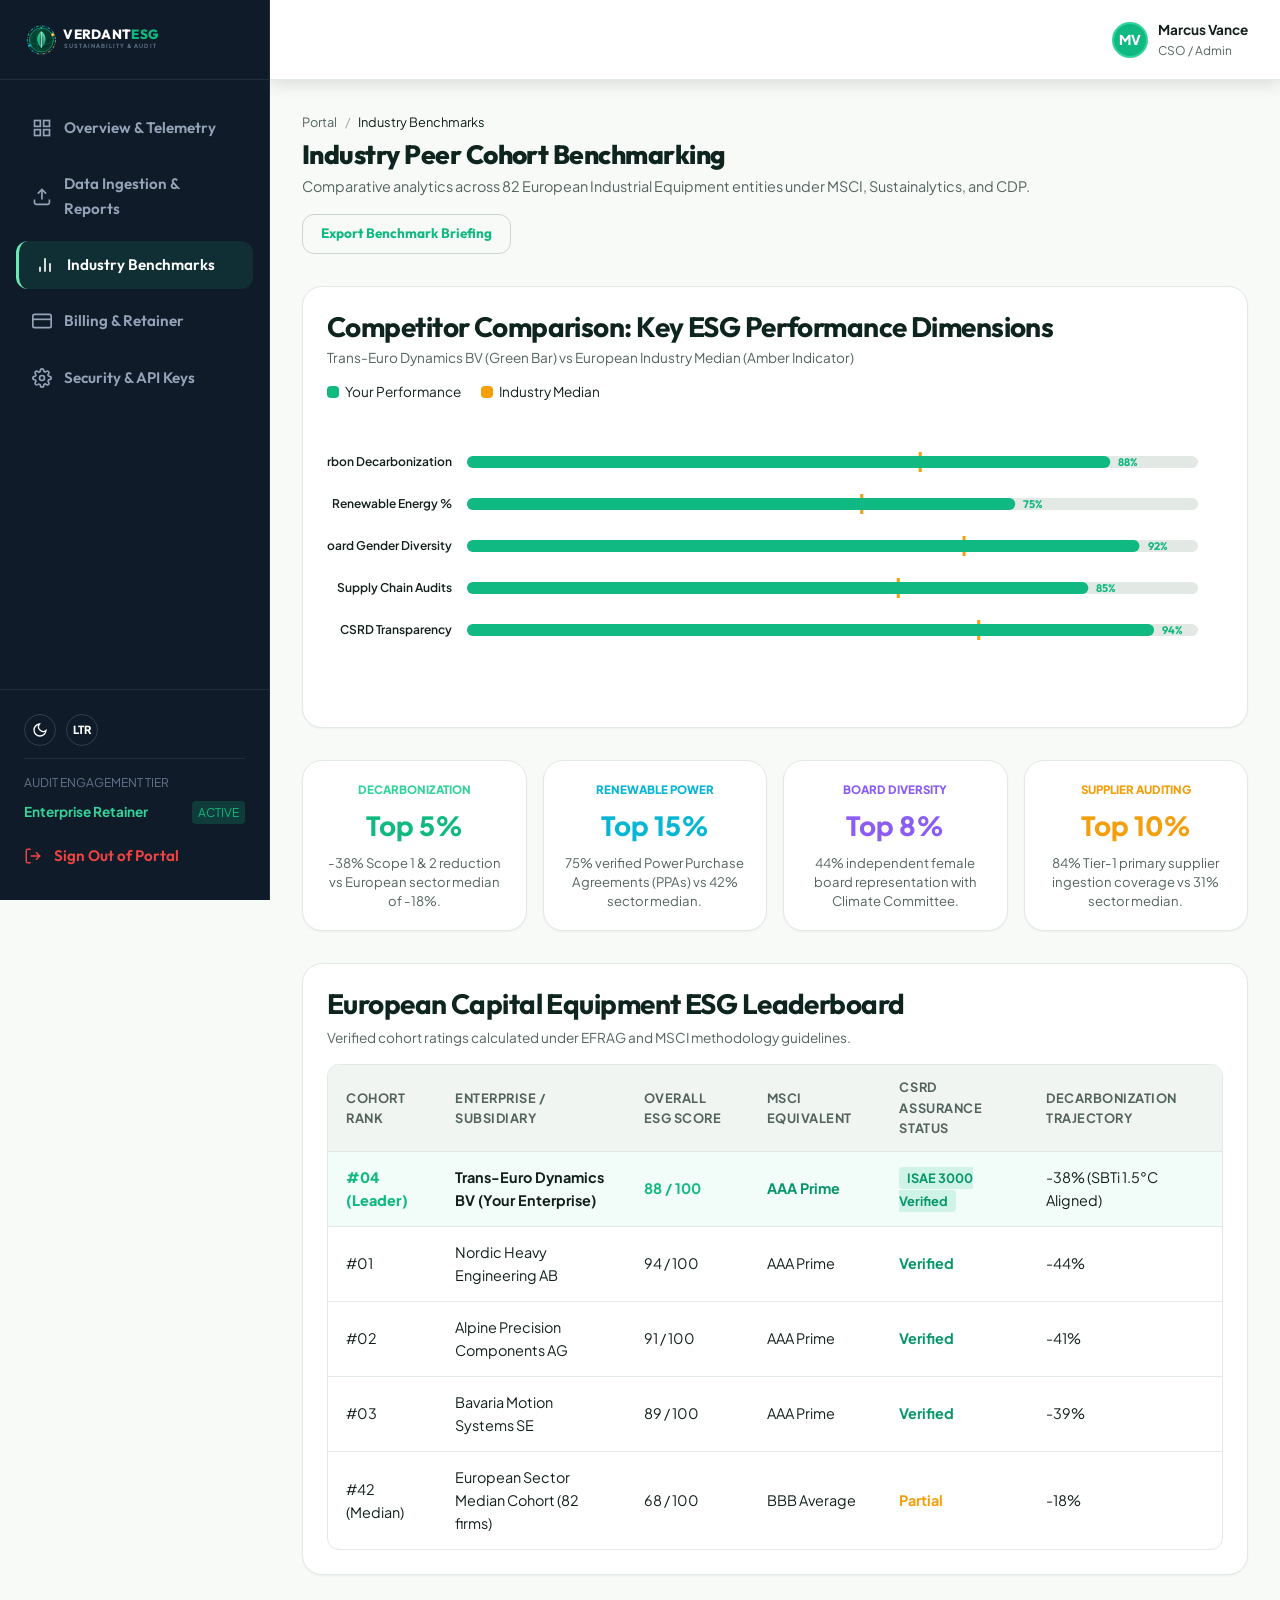
<file: dashboard-benchmarks.html>
<!DOCTYPE html>
<html lang="en">
<head>
  <meta charset="UTF-8">
  <meta name="viewport" content="width=device-width, initial-scale=1.0">
  <title>Industry Benchmarks — Verdant ESG Client Portal</title>
  <meta name="description" content="Peer cohort comparison and ESG rating trajectory analytics for enterprise clients.">
  
  <link rel="icon" type="image/png" href="assets/images/logo.png">
  <link rel="stylesheet" href="assets/css/style.css">
  <link rel="stylesheet" href="assets/css/dark-mode.css">
  <link rel="stylesheet" href="assets/css/rtl.css">
</head>
<body>

  <div class="dashboard-layout">
    <!-- PERSISTENT SIDEBAR NAVIGATION -->
    <aside class="dashboard-sidebar" aria-label="Dashboard Sidebar">
      <div class="sidebar-header" style="padding: 18px 20px;">
        <a href="index.html" class="navbar-brand" aria-label="Verdant ESG Home">
          <svg viewBox="0 0 280 64" width="170" height="40" fill="none" xmlns="http://www.w3.org/2000/svg">
            <defs>
              <linearGradient id="dbSbGlobeGradBench" x1="0" y1="0" x2="44" y2="44" gradientUnits="userSpaceOnUse">
                <stop offset="0%" stop-color="#064E3B"/>
                <stop offset="100%" stop-color="#022C22"/>
              </linearGradient>
              <linearGradient id="dbSbLeaf1Bench" x1="12" y1="8" x2="32" y2="36" gradientUnits="userSpaceOnUse">
                <stop offset="0%" stop-color="#34D399"/>
                <stop offset="50%" stop-color="#10B981"/>
                <stop offset="100%" stop-color="#059669"/>
              </linearGradient>
              <linearGradient id="dbSbLeaf2Bench" x1="22" y1="8" x2="22" y2="36" gradientUnits="userSpaceOnUse">
                <stop offset="0%" stop-color="#6EE7B7"/>
                <stop offset="100%" stop-color="#047857"/>
              </linearGradient>
              <linearGradient id="dbSbOrbitGradBench" x1="0" y1="0" x2="44" y2="44" gradientUnits="userSpaceOnUse">
                <stop offset="0%" stop-color="#10B981"/>
                <stop offset="50%" stop-color="#06B6D4"/>
                <stop offset="100%" stop-color="#F59E0B"/>
              </linearGradient>
            </defs>
            <g transform="translate(10, 10)">
              <circle cx="22" cy="22" r="21" stroke="url(#dbSbOrbitGradBench)" stroke-width="1.5" stroke-dasharray="4 2 1 2" opacity="0.9"/>
              <ellipse cx="22" cy="22" rx="21" ry="8" stroke="#10B981" stroke-width="1" stroke-dasharray="2 3" transform="rotate(-25 22 22)" opacity="0.6"/>
              <circle cx="22" cy="22" r="18" fill="url(#dbSbGlobeGradBench)" stroke="#10B981" stroke-width="1"/>
              <path d="M 4 22 A 18 7 0 0 0 40 22" fill="none" stroke="#10B981" stroke-width="0.75" opacity="0.4"/>
              <path d="M 4 22 A 18 14 0 0 0 40 22" fill="none" stroke="#10B981" stroke-width="0.75" opacity="0.3"/>
              <path d="M 22 4 A 7 18 0 0 0 22 40" fill="none" stroke="#10B981" stroke-width="0.75" opacity="0.4"/>
              <path d="M 22 9 C 14 15 13 25 22 34 C 20 28 20 18 22 9 Z" fill="url(#dbSbLeaf1Bench)"/>
              <path d="M 22 9 C 30 15 31 25 22 34 C 24 28 24 18 22 9 Z" fill="url(#dbSbLeaf2Bench)"/>
              <path d="M 22 10 V 33" stroke="#ECFDF5" stroke-width="1.2" stroke-linecap="round"/>
              <circle cx="39" cy="14" r="2.5" fill="#F59E0B"/>
              <circle cx="39" cy="14" r="1" fill="#FFFFFF"/>
              <circle cx="5" cy="30" r="1.8" fill="#06B6D4"/>
              <circle cx="22" cy="4" r="1.5" fill="#10B981"/>
            </g>
            <text x="65" y="30" font-family="'Outfit', 'Inter', sans-serif" font-size="20" font-weight="800" fill="#FFFFFF" letter-spacing="0.02em">VERDANT<tspan fill="#10B981">ESG</tspan></text>
            <text x="66" y="44" font-family="'Plus Jakarta Sans', sans-serif" font-size="8.5" font-weight="700" fill="#64748B" letter-spacing="0.18em">SUSTAINABILITY &amp; AUDIT</text>
          </svg>
        </a>
      </div>

      <nav class="sidebar-menu">
        <a href="dashboard.html" class="sidebar-item">
          <svg width="20" height="20" viewBox="0 0 24 24" fill="none" stroke="currentColor" stroke-width="2"><rect x="3" y="3" width="7" height="7"></rect><rect x="14" y="3" width="7" height="7"></rect><rect x="14" y="14" width="7" height="7"></rect><rect x="3" y="14" width="7" height="7"></rect></svg>
          Overview &amp; Telemetry
        </a>
        <a href="dashboard-reporting.html" class="sidebar-item">
          <svg width="20" height="20" viewBox="0 0 24 24" fill="none" stroke="currentColor" stroke-width="2"><path d="M21 15v4a2 2 0 0 1-2 2H5a2 2 0 0 1-2-2v-4"></path><polyline points="17 8 12 3 7 8"></polyline><line x1="12" y1="3" x2="12" y2="15"></line></svg>
          Data Ingestion &amp; Reports
        </a>
        <a href="dashboard-benchmarks.html" class="sidebar-item active">
          <svg width="20" height="20" viewBox="0 0 24 24" fill="none" stroke="currentColor" stroke-width="2"><line x1="18" y1="20" x2="18" y2="10"></line><line x1="12" y1="20" x2="12" y2="4"></line><line x1="6" y1="20" x2="6" y2="14"></line></svg>
          Industry Benchmarks
        </a>
        <a href="dashboard-billing.html" class="sidebar-item">
          <svg width="20" height="20" viewBox="0 0 24 24" fill="none" stroke="currentColor" stroke-width="2"><rect x="1" y="4" width="22" height="16" rx="2" ry="2"></rect><line x1="1" y1="10" x2="23" y2="10"></line></svg>
          Billing &amp; Retainer
        </a>
        <a href="dashboard-settings.html" class="sidebar-item">
          <svg width="20" height="20" viewBox="0 0 24 24" fill="none" stroke="currentColor" stroke-width="2"><circle cx="12" cy="12" r="3"></circle><path d="M19.4 15a1.65 1.65 0 0 0 .33 1.82l.06.06a2 2 0 0 1 0 2.83 2 2 0 0 1-2.83 0l-.06-.06a1.65 1.65 0 0 0-1.82-.33 1.65 1.65 0 0 0-1 1.51V21a2 2 0 0 1-2 2 2 2 0 0 1-2-2v-.09A1.65 1.65 0 0 0 9 19.4a1.65 1.65 0 0 0-1.82.33l-.06.06a2 2 0 0 1-2.83 0 2 2 0 0 1 0-2.83l.06-.06a1.65 1.65 0 0 0 .33-1.82 1.65 1.65 0 0 0-1.51-1H3a2 2 0 0 1-2-2 2 2 0 0 1 2-2h.09A1.65 1.65 0 0 0 4.6 9a1.65 1.65 0 0 0-.33-1.82l-.06-.06a2 2 0 0 1 0-2.83 2 2 0 0 1 2.83 0l.06.06a1.65 1.65 0 0 0 1.82.33H9a1.65 1.65 0 0 0 1-1.51V3a2 2 0 0 1 2-2 2 2 0 0 1 2 2v.09a1.65 1.65 0 0 0 1 1.51 1.65 1.65 0 0 0 1.82-.33l.06-.06a2 2 0 0 1 2.83 0 2 2 0 0 1 0 2.83l-.06.06a1.65 1.65 0 0 0-.33 1.82V9a1.65 1.65 0 0 0 1.51 1H21a2 2 0 0 1 2 2 2 2 0 0 1-2 2h-.09a1.65 1.65 0 0 0-1.51 1z"></path></svg>
          Security &amp; API Keys
        </a>
      </nav>

      <div class="sidebar-footer">
        <div style="display: flex; align-items: center; gap: 10px; margin-bottom: 14px; padding-bottom: 12px; border-bottom: 1px solid rgba(255, 255, 255, 0.08);">
          <button class="utility-btn js-theme-toggle" aria-label="Toggle Theme" title="Toggle Theme" style="width: 32px; height: 32px; border-color: rgba(255,255,255,0.15); color: #FFFFFF;">
            <svg class="icon-moon" width="16" height="16" viewBox="0 0 24 24" fill="none" stroke="currentColor" stroke-width="2"><path d="M21 12.79A9 9 0 1 1 11.21 3 7 7 0 0 0 21 12.79z"></path></svg>
            <svg class="icon-sun" width="16" height="16" viewBox="0 0 24 24" fill="none" stroke="currentColor" stroke-width="2" style="display:none;"><circle cx="12" cy="12" r="5"></circle><line x1="12" y1="1" x2="12" y2="3"></line><line x1="12" y1="21" x2="12" y2="23"></line><line x1="4.22" y1="4.22" x2="5.64" y2="5.64"></line><line x1="18.36" y1="18.36" x2="19.78" y2="19.78"></line><line x1="1" y1="12" x2="3" y2="12"></line><line x1="21" y1="12" x2="23" y2="12"></line><line x1="4.22" y1="19.78" x2="5.64" y2="18.36"></line><line x1="18.36" y1="5.64" x2="19.78" y2="4.22"></line></svg>
          </button>
          <button class="utility-btn js-rtl-toggle" aria-label="Toggle RTL" title="Toggle RTL Layout" style="width: 32px; height: 32px; font-weight: 800; font-size: 0.7rem; border-color: rgba(255,255,255,0.15); color: #FFFFFF;">
            LTR
          </button>
        </div>

        <div style="font-size: 0.75rem; color: #64748B; margin-bottom: 8px;">AUDIT ENGAGEMENT TIER</div>
        <div style="display: flex; align-items: center; justify-content: space-between; margin-bottom: 12px;">
          <span style="font-size: 0.85rem; font-weight: 700; color: #34D399;">Enterprise Retainer</span>
          <span style="font-size: 0.75rem; background: rgba(16, 185, 129, 0.2); color: #10B981; padding: 2px 6px; border-radius: 4px;">ACTIVE</span>
        </div>
        <a href="login.html" class="sidebar-item" style="padding: 8px 0; color: #EF4444;">
          <svg width="18" height="18" viewBox="0 0 24 24" fill="none" stroke="currentColor" stroke-width="2"><path d="M9 21H5a2 2 0 0 1-2-2V5a2 2 0 0 1 2-2h4"></path><polyline points="16 17 21 12 16 7"></polyline><line x1="21" y1="12" x2="9" y2="12"></line></svg>
          Sign Out of Portal
        </a>
      </div>
    </aside>

    <!-- DASHBOARD MAIN CONTAINER -->
    <div class="dashboard-main">
      <header class="dashboard-topbar">
        <div class="dash-topbar-brand" style="display: flex; align-items: center; gap: 14px;">
          <button id="dashSidebarToggle" class="utility-btn" aria-label="Toggle Sidebar">
            <svg width="20" height="20" viewBox="0 0 24 24" fill="none" stroke="currentColor" stroke-width="2"><line x1="3" y1="12" x2="21" y2="12"></line><line x1="3" y1="6" x2="21" y2="6"></line><line x1="3" y1="18" x2="21" y2="18"></line></svg>
          </button>
          <a href="index.html" class="navbar-brand" aria-label="Verdant ESG Home">
            <svg viewBox="0 0 280 64" width="180" height="42" fill="none" xmlns="http://www.w3.org/2000/svg">
              <defs>
                <linearGradient id="dbTopGlobeGradBmk" x1="0" y1="0" x2="44" y2="44" gradientUnits="userSpaceOnUse">
                  <stop offset="0%" stop-color="#064E3B"/>
                  <stop offset="100%" stop-color="#022C22"/>
                </linearGradient>
                <linearGradient id="dbTopLeaf1Bmk" x1="12" y1="8" x2="32" y2="36" gradientUnits="userSpaceOnUse">
                  <stop offset="0%" stop-color="#34D399"/>
                  <stop offset="50%" stop-color="#10B981"/>
                  <stop offset="100%" stop-color="#059669"/>
                </linearGradient>
                <linearGradient id="dbTopLeaf2Bmk" x1="22" y1="8" x2="22" y2="36" gradientUnits="userSpaceOnUse">
                  <stop offset="0%" stop-color="#6EE7B7"/>
                  <stop offset="100%" stop-color="#047857"/>
                </linearGradient>
                <linearGradient id="dbTopOrbitGradBmk" x1="0" y1="0" x2="44" y2="44" gradientUnits="userSpaceOnUse">
                  <stop offset="0%" stop-color="#10B981"/>
                  <stop offset="50%" stop-color="#06B6D4"/>
                  <stop offset="100%" stop-color="#F59E0B"/>
                </linearGradient>
              </defs>
              <g transform="translate(10, 10)">
                <circle cx="22" cy="22" r="21" stroke="url(#dbTopOrbitGradBmk)" stroke-width="1.5" stroke-dasharray="4 2 1 2" opacity="0.9"/>
                <ellipse cx="22" cy="22" rx="21" ry="8" stroke="#10B981" stroke-width="1" stroke-dasharray="2 3" transform="rotate(-25 22 22)" opacity="0.6"/>
                <circle cx="22" cy="22" r="18" fill="url(#dbTopGlobeGradBmk)" stroke="#10B981" stroke-width="1"/>
                <path d="M 4 22 A 18 7 0 0 0 40 22" fill="none" stroke="#10B981" stroke-width="0.75" opacity="0.4"/>
                <path d="M 4 22 A 18 14 0 0 0 40 22" fill="none" stroke="#10B981" stroke-width="0.75" opacity="0.3"/>
                <path d="M 22 4 A 7 18 0 0 0 22 40" fill="none" stroke="#10B981" stroke-width="0.75" opacity="0.4"/>
                <path d="M 22 9 C 14 15 13 25 22 34 C 20 28 20 18 22 9 Z" fill="url(#dbTopLeaf1Bmk)"/>
                <path d="M 22 9 C 30 15 31 25 22 34 C 24 28 24 18 22 9 Z" fill="url(#dbTopLeaf2Bmk)"/>
                <path d="M 22 10 V 33" stroke="#ECFDF5" stroke-width="1.2" stroke-linecap="round"/>
                <circle cx="39" cy="14" r="2.5" fill="#F59E0B"/>
                <circle cx="39" cy="14" r="1" fill="#FFFFFF"/>
                <circle cx="5" cy="30" r="1.8" fill="#06B6D4"/>
                <circle cx="22" cy="4" r="1.5" fill="#10B981"/>
              </g>
              <text x="65" y="30" font-family="'Outfit', 'Inter', sans-serif" font-size="20" font-weight="800" fill="currentColor" letter-spacing="0.02em" class="brand-text-main">VERDANT<tspan fill="#10B981">ESG</tspan></text>
              <text x="66" y="44" font-family="'Plus Jakarta Sans', sans-serif" font-size="8.5" font-weight="700" fill="#64748B" letter-spacing="0.18em">SUSTAINABILITY &amp; AUDIT</text>
            </svg>
          </a>
        </div>

        <div class="dash-topbar-actions" style="display: flex; align-items: center; gap: 14px;">
          <div class="dash-user-profile" style="display: flex; align-items: center; gap: 10px;">
            <div style="width: 36px; height: 36px; border-radius: 50%; background: var(--color-primary); color: #FFFFFF; display: flex; align-items: center; justify-content: center; font-weight: 800; font-size: 0.85rem; flex-shrink: 0; border: 2px solid var(--color-primary-light);">
              MV
            </div>
            <div class="dash-user-info">
              <div style="font-size: 0.85rem; font-weight: 700; white-space: nowrap;">Marcus Vance</div>
              <div style="font-size: 0.75rem; color: var(--color-text-muted); white-space: nowrap;">CSO / Admin</div>
            </div>
          </div>
        </div>
      </header>

      <main class="dashboard-content">
        <!-- Skeleton Loader -->
        <div class="skeleton-wrapper">
          <div class="skeleton" style="height: 340px; margin-bottom: 24px;"></div>
          <div class="dash-grid-4">
            <div class="skeleton" style="height: 120px;"></div>
            <div class="skeleton" style="height: 120px;"></div>
            <div class="skeleton" style="height: 120px;"></div>
            <div class="skeleton" style="height: 120px;"></div>
          </div>
        </div>

        <!-- Real Loaded Content: Exclusively Dedicated to Benchmarks -->
        <div class="real-content" style="display: none;">
          <!-- Dedicated Page Header -->
          <div class="dash-page-header">
            <div>
              <div class="dash-breadcrumb">
                <a href="dashboard.html">Portal</a>
                <span class="dash-breadcrumb-sep">/</span>
                <span style="color: var(--color-text);">Industry Benchmarks</span>
              </div>
              <h2>Industry Peer Cohort Benchmarking</h2>
              <p style="font-size: 0.9rem; color: var(--color-text-muted); margin: 0;">
                Comparative analytics across 82 European Industrial Equipment entities under MSCI, Sustainalytics, and CDP.
              </p>
            </div>
            <div class="dash-header-actions">
              <button class="btn btn-outline btn-sm" onclick="alert('Exporting benchmark cohort diagnostic report (PDF)...');">
                Export Benchmark Briefing
              </button>
            </div>
          </div>

          <!-- Main Interactive Benchmark Chart Card -->
          <div class="dash-chart-card">
            <div class="dash-chart-header" style="display: flex; justify-content: space-between; align-items: center; margin-bottom: 20px; flex-wrap: wrap; gap: 12px;">
              <div>
                <h3 style="margin-bottom: 4px;">Competitor Comparison: Key ESG Performance Dimensions</h3>
                <div style="font-size: 0.85rem; color: var(--color-text-muted);">
                  Trans-Euro Dynamics BV (Green Bar) vs European Industry Median (Amber Indicator)
                </div>
              </div>
              <div class="dash-chart-legend" style="display: flex; gap: 20px; font-size: 0.85rem;">
                <span style="display: flex; align-items: center; gap: 6px;">
                  <span style="width: 12px; height: 12px; border-radius: 4px; background: #10B981;"></span>
                  Your Performance
                </span>
                <span style="display: flex; align-items: center; gap: 6px;">
                  <span style="width: 12px; height: 12px; border-radius: 4px; background: #F59E0B;"></span>
                  Industry Median
                </span>
              </div>
            </div>

            <div style="height: 280px; width: 100%;">
              <canvas id="benchmarkChartCanvas" style="width: 100%; height: 100%; display: block;"></canvas>
            </div>
          </div>

          <!-- 4-Quadrant Benchmark Breakdown Cards -->
          <div class="dash-grid-4">
            <div class="esg-card" style="padding: 20px;">
              <span style="font-size: 0.72rem; font-weight: 800; text-transform: uppercase; color: var(--color-primary-light);">Decarbonization</span>
              <div style="font-size: 1.65rem; font-weight: 800; color: #10B981; margin: 6px 0;">Top 5%</div>
              <p style="font-size: 0.82rem; color: var(--color-text-muted); line-height: 1.45; margin: 0;">
                -38% Scope 1 &amp; 2 reduction vs European sector median of -18%.
              </p>
            </div>

            <div class="esg-card" style="padding: 20px;">
              <span style="font-size: 0.72rem; font-weight: 800; text-transform: uppercase; color: #06B6D4;">Renewable Power</span>
              <div style="font-size: 1.65rem; font-weight: 800; color: #06B6D4; margin: 6px 0;">Top 15%</div>
              <p style="font-size: 0.82rem; color: var(--color-text-muted); line-height: 1.45; margin: 0;">
                75% verified Power Purchase Agreements (PPAs) vs 42% sector median.
              </p>
            </div>

            <div class="esg-card" style="padding: 20px;">
              <span style="font-size: 0.72rem; font-weight: 800; text-transform: uppercase; color: #8B5CF6;">Board Diversity</span>
              <div style="font-size: 1.65rem; font-weight: 800; color: #8B5CF6; margin: 6px 0;">Top 8%</div>
              <p style="font-size: 0.82rem; color: var(--color-text-muted); line-height: 1.45; margin: 0;">
                44% independent female board representation with Climate Committee.
              </p>
            </div>

            <div class="esg-card" style="padding: 20px;">
              <span style="font-size: 0.72rem; font-weight: 800; text-transform: uppercase; color: #F59E0B;">Supplier Auditing</span>
              <div style="font-size: 1.65rem; font-weight: 800; color: #F59E0B; margin: 6px 0;">Top 10%</div>
              <p style="font-size: 0.82rem; color: var(--color-text-muted); line-height: 1.45; margin: 0;">
                84% Tier-1 primary supplier ingestion coverage vs 31% sector median.
              </p>
            </div>
          </div>

          <!-- Peer Leaderboard Table -->
          <div class="dash-chart-card">
            <h3 style="margin-bottom: 6px;">European Capital Equipment ESG Leaderboard</h3>
            <p style="font-size: 0.85rem; color: var(--color-text-muted); margin-bottom: 16px;">
              Verified cohort ratings calculated under EFRAG and MSCI methodology guidelines.
            </p>

            <div class="dash-table-wrapper">
              <table class="dash-table">
                <thead>
                  <tr>
                    <th>Cohort Rank</th>
                    <th>Enterprise / Subsidiary</th>
                    <th>Overall ESG Score</th>
                    <th>MSCI Equivalent</th>
                    <th>CSRD Assurance Status</th>
                    <th>Decarbonization Trajectory</th>
                  </tr>
                </thead>
                <tbody>
                  <tr style="background: rgba(16, 185, 129, 0.05);">
                    <td style="font-weight: 800; color: var(--color-primary);">#04 (Leader)</td>
                    <td><strong>Trans-Euro Dynamics BV (Your Enterprise)</strong></td>
                    <td><strong style="color: var(--color-primary);">88 / 100</strong></td>
                    <td><span style="font-weight: 700; color: #059669;">AAA Prime</span></td>
                    <td><span style="background: rgba(16, 185, 129, 0.15); color: #059669; padding: 3px 8px; border-radius: 4px; font-size: 0.8rem; font-weight: 700;">ISAE 3000 Verified</span></td>
                    <td>-38% (SBTi 1.5°C Aligned)</td>
                  </tr>
                  <tr>
                    <td>#01</td>
                    <td>Nordic Heavy Engineering AB</td>
                    <td>94 / 100</td>
                    <td>AAA Prime</td>
                    <td><span style="color: #059669; font-weight: 700;">Verified</span></td>
                    <td>-44%</td>
                  </tr>
                  <tr>
                    <td>#02</td>
                    <td>Alpine Precision Components AG</td>
                    <td>91 / 100</td>
                    <td>AAA Prime</td>
                    <td><span style="color: #059669; font-weight: 700;">Verified</span></td>
                    <td>-41%</td>
                  </tr>
                  <tr>
                    <td>#03</td>
                    <td>Bavaria Motion Systems SE</td>
                    <td>89 / 100</td>
                    <td>AAA Prime</td>
                    <td><span style="color: #059669; font-weight: 700;">Verified</span></td>
                    <td>-39%</td>
                  </tr>
                  <tr>
                    <td>#42 (Median)</td>
                    <td>European Sector Median Cohort (82 firms)</td>
                    <td>68 / 100</td>
                    <td>BBB Average</td>
                    <td><span style="color: #F59E0B; font-weight: 700;">Partial</span></td>
                    <td>-18%</td>
                  </tr>
                </tbody>
              </table>
            </div>
          </div>
        </div>
      </main>
    </div>
  </div>

  <script src="assets/js/main.js"></script>
  <script src="assets/js/dashboard.js"></script>
</body>
</html>
</file>
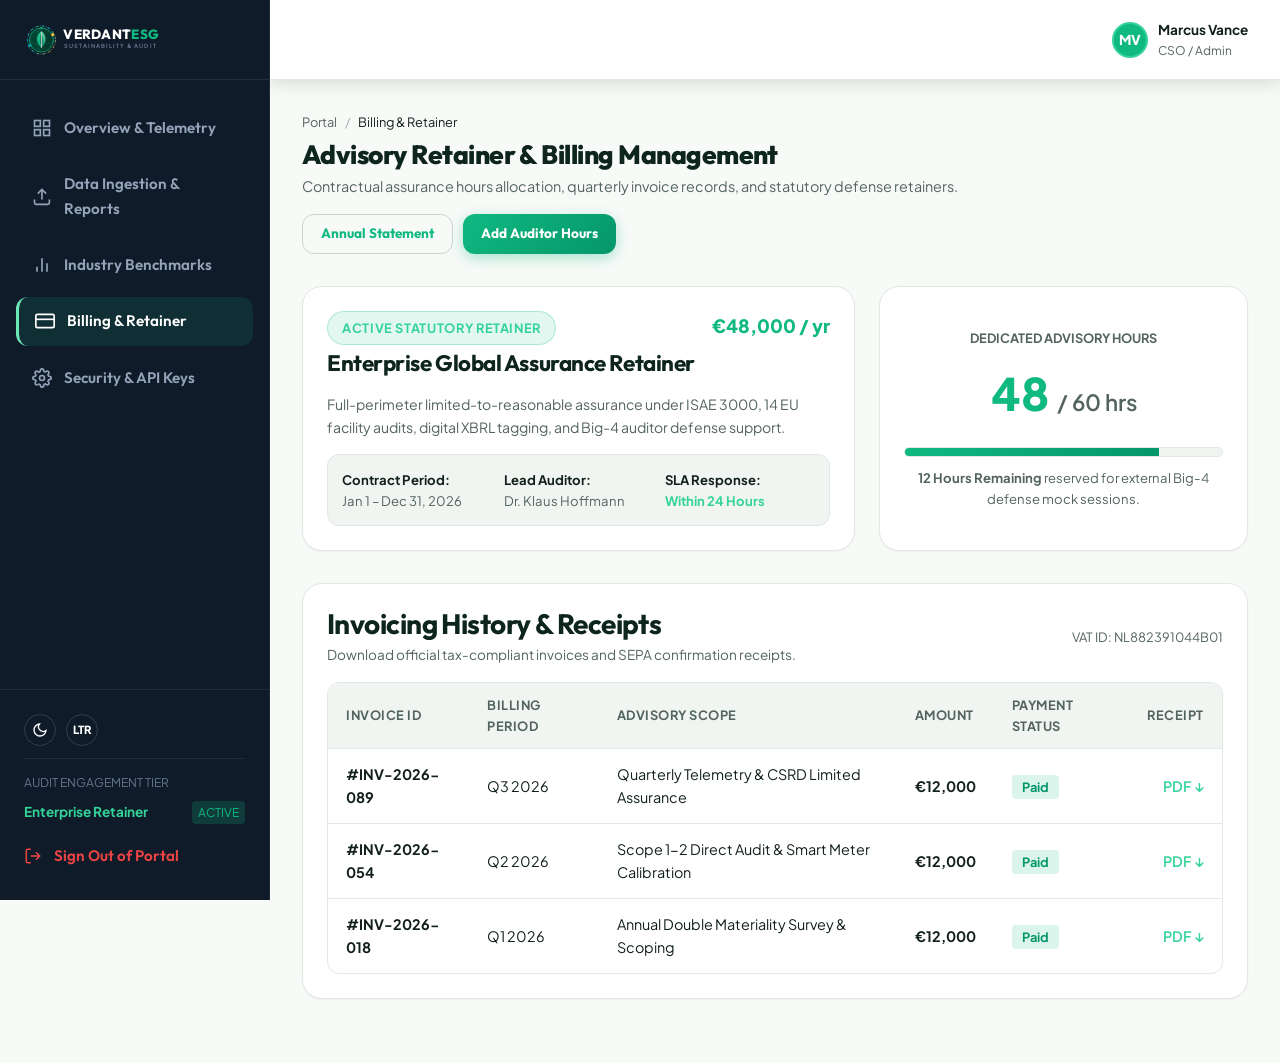
<file: dashboard-billing.html>
<!DOCTYPE html>
<html lang="en">
<head>
  <meta charset="UTF-8">
  <meta name="viewport" content="width=device-width, initial-scale=1.0">
  <title>Billing &amp; Retainer — Verdant ESG Client Portal</title>
  <meta name="description" content="Advisory retainer hours, invoice management, and assurance engagement contracts for Verdant ESG enterprise clients.">
  
  <link rel="icon" type="image/png" href="assets/images/logo.png">
  <link rel="stylesheet" href="assets/css/style.css">
  <link rel="stylesheet" href="assets/css/dark-mode.css">
  <link rel="stylesheet" href="assets/css/rtl.css">
</head>
<body>

  <div class="dashboard-layout">
    <!-- PERSISTENT SIDEBAR NAVIGATION -->
    <aside class="dashboard-sidebar" aria-label="Dashboard Sidebar">
      <div class="sidebar-header" style="padding: 18px 20px;">
        <a href="index.html" class="navbar-brand" aria-label="Verdant ESG Home">
          <svg viewBox="0 0 280 64" width="170" height="40" fill="none" xmlns="http://www.w3.org/2000/svg">
            <defs>
              <linearGradient id="dbSbGlobeGradBill" x1="0" y1="0" x2="44" y2="44" gradientUnits="userSpaceOnUse">
                <stop offset="0%" stop-color="#064E3B"/>
                <stop offset="100%" stop-color="#022C22"/>
              </linearGradient>
              <linearGradient id="dbSbLeaf1Bill" x1="12" y1="8" x2="32" y2="36" gradientUnits="userSpaceOnUse">
                <stop offset="0%" stop-color="#34D399"/>
                <stop offset="50%" stop-color="#10B981"/>
                <stop offset="100%" stop-color="#059669"/>
              </linearGradient>
              <linearGradient id="dbSbLeaf2Bill" x1="22" y1="8" x2="22" y2="36" gradientUnits="userSpaceOnUse">
                <stop offset="0%" stop-color="#6EE7B7"/>
                <stop offset="100%" stop-color="#047857"/>
              </linearGradient>
              <linearGradient id="dbSbOrbitGradBill" x1="0" y1="0" x2="44" y2="44" gradientUnits="userSpaceOnUse">
                <stop offset="0%" stop-color="#10B981"/>
                <stop offset="50%" stop-color="#06B6D4"/>
                <stop offset="100%" stop-color="#F59E0B"/>
              </linearGradient>
            </defs>
            <g transform="translate(10, 10)">
              <circle cx="22" cy="22" r="21" stroke="url(#dbSbOrbitGradBill)" stroke-width="1.5" stroke-dasharray="4 2 1 2" opacity="0.9"/>
              <ellipse cx="22" cy="22" rx="21" ry="8" stroke="#10B981" stroke-width="1" stroke-dasharray="2 3" transform="rotate(-25 22 22)" opacity="0.6"/>
              <circle cx="22" cy="22" r="18" fill="url(#dbSbGlobeGradBill)" stroke="#10B981" stroke-width="1"/>
              <path d="M 4 22 A 18 7 0 0 0 40 22" fill="none" stroke="#10B981" stroke-width="0.75" opacity="0.4"/>
              <path d="M 4 22 A 18 14 0 0 0 40 22" fill="none" stroke="#10B981" stroke-width="0.75" opacity="0.3"/>
              <path d="M 22 4 A 7 18 0 0 0 22 40" fill="none" stroke="#10B981" stroke-width="0.75" opacity="0.4"/>
              <path d="M 22 9 C 14 15 13 25 22 34 C 20 28 20 18 22 9 Z" fill="url(#dbSbLeaf1Bill)"/>
              <path d="M 22 9 C 30 15 31 25 22 34 C 24 28 24 18 22 9 Z" fill="url(#dbSbLeaf2Bill)"/>
              <path d="M 22 10 V 33" stroke="#ECFDF5" stroke-width="1.2" stroke-linecap="round"/>
              <circle cx="39" cy="14" r="2.5" fill="#F59E0B"/>
              <circle cx="39" cy="14" r="1" fill="#FFFFFF"/>
              <circle cx="5" cy="30" r="1.8" fill="#06B6D4"/>
              <circle cx="22" cy="4" r="1.5" fill="#10B981"/>
            </g>
            <text x="65" y="30" font-family="'Outfit', 'Inter', sans-serif" font-size="20" font-weight="800" fill="#FFFFFF" letter-spacing="0.02em">VERDANT<tspan fill="#10B981">ESG</tspan></text>
            <text x="66" y="44" font-family="'Plus Jakarta Sans', sans-serif" font-size="8.5" font-weight="700" fill="#64748B" letter-spacing="0.18em">SUSTAINABILITY &amp; AUDIT</text>
          </svg>
        </a>
      </div>

      <nav class="sidebar-menu">
        <a href="dashboard.html" class="sidebar-item">
          <svg width="20" height="20" viewBox="0 0 24 24" fill="none" stroke="currentColor" stroke-width="2"><rect x="3" y="3" width="7" height="7"></rect><rect x="14" y="3" width="7" height="7"></rect><rect x="14" y="14" width="7" height="7"></rect><rect x="3" y="14" width="7" height="7"></rect></svg>
          Overview &amp; Telemetry
        </a>
        <a href="dashboard-reporting.html" class="sidebar-item">
          <svg width="20" height="20" viewBox="0 0 24 24" fill="none" stroke="currentColor" stroke-width="2"><path d="M21 15v4a2 2 0 0 1-2 2H5a2 2 0 0 1-2-2v-4"></path><polyline points="17 8 12 3 7 8"></polyline><line x1="12" y1="3" x2="12" y2="15"></line></svg>
          Data Ingestion &amp; Reports
        </a>
        <a href="dashboard-benchmarks.html" class="sidebar-item">
          <svg width="20" height="20" viewBox="0 0 24 24" fill="none" stroke="currentColor" stroke-width="2"><line x1="18" y1="20" x2="18" y2="10"></line><line x1="12" y1="20" x2="12" y2="4"></line><line x1="6" y1="20" x2="6" y2="14"></line></svg>
          Industry Benchmarks
        </a>
        <a href="dashboard-billing.html" class="sidebar-item active">
          <svg width="20" height="20" viewBox="0 0 24 24" fill="none" stroke="currentColor" stroke-width="2"><rect x="1" y="4" width="22" height="16" rx="2" ry="2"></rect><line x1="1" y1="10" x2="23" y2="10"></line></svg>
          Billing &amp; Retainer
        </a>
        <a href="dashboard-settings.html" class="sidebar-item">
          <svg width="20" height="20" viewBox="0 0 24 24" fill="none" stroke="currentColor" stroke-width="2"><circle cx="12" cy="12" r="3"></circle><path d="M19.4 15a1.65 1.65 0 0 0 .33 1.82l.06.06a2 2 0 0 1 0 2.83 2 2 0 0 1-2.83 0l-.06-.06a1.65 1.65 0 0 0-1.82-.33 1.65 1.65 0 0 0-1 1.51V21a2 2 0 0 1-2 2 2 2 0 0 1-2-2v-.09A1.65 1.65 0 0 0 9 19.4a1.65 1.65 0 0 0-1.82.33l-.06.06a2 2 0 0 1-2.83 0 2 2 0 0 1 0-2.83l.06-.06a1.65 1.65 0 0 0 .33-1.82 1.65 1.65 0 0 0-1.51-1H3a2 2 0 0 1-2-2 2 2 0 0 1 2-2h.09A1.65 1.65 0 0 0 4.6 9a1.65 1.65 0 0 0-.33-1.82l-.06-.06a2 2 0 0 1 0-2.83 2 2 0 0 1 2.83 0l.06.06a1.65 1.65 0 0 0 1.82.33H9a1.65 1.65 0 0 0 1-1.51V3a2 2 0 0 1 2-2 2 2 0 0 1 2 2v.09a1.65 1.65 0 0 0 1 1.51 1.65 1.65 0 0 0 1.82-.33l.06-.06a2 2 0 0 1 2.83 0 2 2 0 0 1 0 2.83l-.06.06a1.65 1.65 0 0 0-.33 1.82V9a1.65 1.65 0 0 0 1.51 1H21a2 2 0 0 1 2 2 2 2 0 0 1-2 2h-.09a1.65 1.65 0 0 0-1.51 1z"></path></svg>
          Security &amp; API Keys
        </a>
      </nav>

      <div class="sidebar-footer">
        <div style="display: flex; align-items: center; gap: 10px; margin-bottom: 14px; padding-bottom: 12px; border-bottom: 1px solid rgba(255, 255, 255, 0.08);">
          <button class="utility-btn js-theme-toggle" aria-label="Toggle Theme" title="Toggle Theme" style="width: 32px; height: 32px; border-color: rgba(255,255,255,0.15); color: #FFFFFF;">
            <svg class="icon-moon" width="16" height="16" viewBox="0 0 24 24" fill="none" stroke="currentColor" stroke-width="2"><path d="M21 12.79A9 9 0 1 1 11.21 3 7 7 0 0 0 21 12.79z"></path></svg>
            <svg class="icon-sun" width="16" height="16" viewBox="0 0 24 24" fill="none" stroke="currentColor" stroke-width="2" style="display:none;"><circle cx="12" cy="12" r="5"></circle><line x1="12" y1="1" x2="12" y2="3"></line><line x1="12" y1="21" x2="12" y2="23"></line><line x1="4.22" y1="4.22" x2="5.64" y2="5.64"></line><line x1="18.36" y1="18.36" x2="19.78" y2="19.78"></line><line x1="1" y1="12" x2="3" y2="12"></line><line x1="21" y1="12" x2="23" y2="12"></line><line x1="4.22" y1="19.78" x2="5.64" y2="18.36"></line><line x1="18.36" y1="5.64" x2="19.78" y2="4.22"></line></svg>
          </button>
          <button class="utility-btn js-rtl-toggle" aria-label="Toggle RTL" title="Toggle RTL Layout" style="width: 32px; height: 32px; font-weight: 800; font-size: 0.7rem; border-color: rgba(255,255,255,0.15); color: #FFFFFF;">
            LTR
          </button>
        </div>

        <div style="font-size: 0.75rem; color: #64748B; margin-bottom: 8px;">AUDIT ENGAGEMENT TIER</div>
        <div style="display: flex; align-items: center; justify-content: space-between; margin-bottom: 12px;">
          <span style="font-size: 0.85rem; font-weight: 700; color: #34D399;">Enterprise Retainer</span>
          <span style="font-size: 0.75rem; background: rgba(16, 185, 129, 0.2); color: #10B981; padding: 2px 6px; border-radius: 4px;">ACTIVE</span>
        </div>
        <a href="login.html" class="sidebar-item" style="padding: 8px 0; color: #EF4444;">
          <svg width="18" height="18" viewBox="0 0 24 24" fill="none" stroke="currentColor" stroke-width="2"><path d="M9 21H5a2 2 0 0 1-2-2V5a2 2 0 0 1 2-2h4"></path><polyline points="16 17 21 12 16 7"></polyline><line x1="21" y1="12" x2="9" y2="12"></line></svg>
          Sign Out of Portal
        </a>
      </div>
    </aside>

    <!-- DASHBOARD MAIN CONTAINER -->
    <div class="dashboard-main">
      <header class="dashboard-topbar">
        <div class="dash-topbar-brand" style="display: flex; align-items: center; gap: 14px;">
          <button id="dashSidebarToggle" class="utility-btn" aria-label="Toggle Sidebar">
            <svg width="20" height="20" viewBox="0 0 24 24" fill="none" stroke="currentColor" stroke-width="2"><line x1="3" y1="12" x2="21" y2="12"></line><line x1="3" y1="6" x2="21" y2="6"></line><line x1="3" y1="18" x2="21" y2="18"></line></svg>
          </button>
          <a href="index.html" class="navbar-brand" aria-label="Verdant ESG Home">
            <svg viewBox="0 0 280 64" width="180" height="42" fill="none" xmlns="http://www.w3.org/2000/svg">
              <defs>
                <linearGradient id="dbTopGlobeGradBil" x1="0" y1="0" x2="44" y2="44" gradientUnits="userSpaceOnUse">
                  <stop offset="0%" stop-color="#064E3B"/>
                  <stop offset="100%" stop-color="#022C22"/>
                </linearGradient>
                <linearGradient id="dbTopLeaf1Bil" x1="12" y1="8" x2="32" y2="36" gradientUnits="userSpaceOnUse">
                  <stop offset="0%" stop-color="#34D399"/>
                  <stop offset="50%" stop-color="#10B981"/>
                  <stop offset="100%" stop-color="#059669"/>
                </linearGradient>
                <linearGradient id="dbTopLeaf2Bil" x1="22" y1="8" x2="22" y2="36" gradientUnits="userSpaceOnUse">
                  <stop offset="0%" stop-color="#6EE7B7"/>
                  <stop offset="100%" stop-color="#047857"/>
                </linearGradient>
                <linearGradient id="dbTopOrbitGradBil" x1="0" y1="0" x2="44" y2="44" gradientUnits="userSpaceOnUse">
                  <stop offset="0%" stop-color="#10B981"/>
                  <stop offset="50%" stop-color="#06B6D4"/>
                  <stop offset="100%" stop-color="#F59E0B"/>
                </linearGradient>
              </defs>
              <g transform="translate(10, 10)">
                <circle cx="22" cy="22" r="21" stroke="url(#dbTopOrbitGradBil)" stroke-width="1.5" stroke-dasharray="4 2 1 2" opacity="0.9"/>
                <ellipse cx="22" cy="22" rx="21" ry="8" stroke="#10B981" stroke-width="1" stroke-dasharray="2 3" transform="rotate(-25 22 22)" opacity="0.6"/>
                <circle cx="22" cy="22" r="18" fill="url(#dbTopGlobeGradBil)" stroke="#10B981" stroke-width="1"/>
                <path d="M 4 22 A 18 7 0 0 0 40 22" fill="none" stroke="#10B981" stroke-width="0.75" opacity="0.4"/>
                <path d="M 4 22 A 18 14 0 0 0 40 22" fill="none" stroke="#10B981" stroke-width="0.75" opacity="0.3"/>
                <path d="M 22 4 A 7 18 0 0 0 22 40" fill="none" stroke="#10B981" stroke-width="0.75" opacity="0.4"/>
                <path d="M 22 9 C 14 15 13 25 22 34 C 20 28 20 18 22 9 Z" fill="url(#dbTopLeaf1Bil)"/>
                <path d="M 22 9 C 30 15 31 25 22 34 C 24 28 24 18 22 9 Z" fill="url(#dbTopLeaf2Bil)"/>
                <path d="M 22 10 V 33" stroke="#ECFDF5" stroke-width="1.2" stroke-linecap="round"/>
                <circle cx="39" cy="14" r="2.5" fill="#F59E0B"/>
                <circle cx="39" cy="14" r="1" fill="#FFFFFF"/>
                <circle cx="5" cy="30" r="1.8" fill="#06B6D4"/>
                <circle cx="22" cy="4" r="1.5" fill="#10B981"/>
              </g>
              <text x="65" y="30" font-family="'Outfit', 'Inter', sans-serif" font-size="20" font-weight="800" fill="currentColor" letter-spacing="0.02em" class="brand-text-main">VERDANT<tspan fill="#10B981">ESG</tspan></text>
              <text x="66" y="44" font-family="'Plus Jakarta Sans', sans-serif" font-size="8.5" font-weight="700" fill="#64748B" letter-spacing="0.18em">SUSTAINABILITY &amp; AUDIT</text>
            </svg>
          </a>
        </div>

        <div class="dash-topbar-actions" style="display: flex; align-items: center; gap: 14px;">
          <div class="dash-user-profile" style="display: flex; align-items: center; gap: 10px;">
            <div style="width: 36px; height: 36px; border-radius: 50%; background: var(--color-primary); color: #FFFFFF; display: flex; align-items: center; justify-content: center; font-weight: 800; font-size: 0.85rem; flex-shrink: 0; border: 2px solid var(--color-primary-light);">
              MV
            </div>
            <div class="dash-user-info">
              <div style="font-size: 0.85rem; font-weight: 700; white-space: nowrap;">Marcus Vance</div>
              <div style="font-size: 0.75rem; color: var(--color-text-muted); white-space: nowrap;">CSO / Admin</div>
            </div>
          </div>
        </div>
      </header>

      <main class="dashboard-content">
        <!-- Skeleton Loader -->
        <div class="skeleton-wrapper">
          <div class="dash-grid-3" style="margin-bottom: 24px;">
            <div class="skeleton" style="height: 100px;"></div>
            <div class="skeleton" style="height: 100px;"></div>
            <div class="skeleton" style="height: 100px;"></div>
          </div>
          <div class="skeleton" style="height: 280px; margin-bottom: 24px;"></div>
          <div class="skeleton" style="height: 160px;"></div>
        </div>

        <!-- Real Loaded Content: Exclusively Dedicated to Billing -->
        <div class="real-content" style="display: none;">
          <!-- Dedicated Page Header -->
          <div class="dash-page-header">
            <div>
              <div class="dash-breadcrumb">
                <a href="dashboard.html">Portal</a>
                <span class="dash-breadcrumb-sep">/</span>
                <span style="color: var(--color-text);">Billing &amp; Retainer</span>
              </div>
              <h2>Advisory Retainer &amp; Billing Management</h2>
              <p style="font-size: 0.9rem; color: var(--color-text-muted); margin: 0;">
                Contractual assurance hours allocation, quarterly invoice records, and statutory defense retainers.
              </p>
            </div>
            <div class="dash-header-actions">
              <button class="btn btn-outline btn-sm" onclick="alert('Downloading consolidated annual billing statement (PDF)...');">
                Annual Statement
              </button>
              <button class="btn btn-primary btn-sm" onclick="alert('Requesting additional 20 Lead Auditor hours for Q4 CSRD verification...');">
                Add Auditor Hours
              </button>
            </div>
          </div>

          <!-- Retainer Status Card & Hours Allocation -->
          <div class="dash-grid-split">
            <!-- Contract Details -->
            <div class="dash-chart-card" style="margin-bottom: 0;">
              <div style="display: flex; justify-content: space-between; align-items: flex-start; margin-bottom: 16px; flex-wrap: wrap; gap: 10px;">
                <div>
                  <span class="badge" style="margin-bottom: 6px;">Active Statutory Retainer</span>
                  <h3 style="font-size: 1.4rem; margin: 0;">Enterprise Global Assurance Retainer</h3>
                </div>
                <span style="font-size: 1.15rem; font-weight: 800; color: var(--color-primary);">€48,000 / yr</span>
              </div>
              <p style="font-size: 0.88rem; color: var(--color-text-muted); line-height: 1.6; margin-bottom: 16px;">
                Full-perimeter limited-to-reasonable assurance under ISAE 3000, 14 EU facility audits, digital XBRL tagging, and Big-4 auditor defense support.
              </p>

              <div class="dash-card-meta-grid">
                <div>
                  <strong style="display: block; color: var(--color-text);">Contract Period:</strong>
                  <span style="color: var(--color-text-muted);">Jan 1 – Dec 31, 2026</span>
                </div>
                <div>
                  <strong style="display: block; color: var(--color-text);">Lead Auditor:</strong>
                  <span style="color: var(--color-text-muted);">Dr. Klaus Hoffmann</span>
                </div>
                <div>
                  <strong style="display: block; color: var(--color-text);">SLA Response:</strong>
                  <span style="color: var(--color-primary-light); font-weight: 700;">Within 24 Hours</span>
                </div>
              </div>
            </div>

            <!-- Hours Meter -->
            <div class="dash-chart-card" style="margin-bottom: 0; display: flex; flex-direction: column; justify-content: center; text-align: center;">
              <span style="font-size: 0.8rem; font-weight: 700; text-transform: uppercase; color: var(--color-text-muted);">
                Dedicated Advisory Hours
              </span>
              <div style="font-size: 2.8rem; font-weight: 900; color: var(--color-primary); margin: 8px 0;">
                48 <span style="font-size: 1.4rem; color: var(--color-text-muted); font-weight: 600;">/ 60 hrs</span>
              </div>
              <div style="height: 10px; background: var(--color-surface-subtle); border-radius: 5px; overflow: hidden; margin: 10px 0; border: 1px solid var(--color-border);">
                <div style="width: 80%; height: 100%; background: linear-gradient(90deg, #10B981, #059669);"></div>
              </div>
              <span style="font-size: 0.82rem; color: var(--color-text-muted);">
                <strong>12 Hours Remaining</strong> reserved for external Big-4 defense mock sessions.
              </span>
            </div>
          </div>

          <!-- Invoicing History Table -->
          <div class="dash-chart-card">
            <div class="dash-chart-header" style="display: flex; justify-content: space-between; align-items: center; margin-bottom: 16px;">
              <div>
                <h3 style="margin-bottom: 4px;">Invoicing History &amp; Receipts</h3>
                <div style="font-size: 0.85rem; color: var(--color-text-muted);">
                  Download official tax-compliant invoices and SEPA confirmation receipts.
                </div>
              </div>
              <span style="font-size: 0.8rem; color: var(--color-text-muted);">VAT ID: NL882391044B01</span>
            </div>

            <div class="dash-table-wrapper">
              <table class="dash-table">
                <thead>
                  <tr>
                    <th>Invoice ID</th>
                    <th>Billing Period</th>
                    <th>Advisory Scope</th>
                    <th>Amount</th>
                    <th>Payment Status</th>
                    <th style="text-align: right;">Receipt</th>
                  </tr>
                </thead>
                <tbody>
                  <tr>
                    <td><strong style="color: var(--color-text);">#INV-2026-089</strong></td>
                    <td>Q3 2026</td>
                    <td>Quarterly Telemetry &amp; CSRD Limited Assurance</td>
                    <td><strong style="color: var(--color-text);">€12,000</strong></td>
                    <td><span style="background: rgba(16, 185, 129, 0.15); color: #059669; font-weight: 700; padding: 4px 10px; border-radius: 4px; font-size: 0.8rem;">Paid</span></td>
                    <td style="text-align: right;"><a href="#" onclick="alert('Downloading Invoice #INV-2026-089 PDF receipt...'); return false;" style="color: var(--color-primary-light); font-weight: 600;">PDF ↓</a></td>
                  </tr>
                  <tr>
                    <td><strong style="color: var(--color-text);">#INV-2026-054</strong></td>
                    <td>Q2 2026</td>
                    <td>Scope 1-2 Direct Audit &amp; Smart Meter Calibration</td>
                    <td><strong style="color: var(--color-text);">€12,000</strong></td>
                    <td><span style="background: rgba(16, 185, 129, 0.15); color: #059669; font-weight: 700; padding: 4px 10px; border-radius: 4px; font-size: 0.8rem;">Paid</span></td>
                    <td style="text-align: right;"><a href="#" onclick="alert('Downloading Invoice #INV-2026-054 PDF receipt...'); return false;" style="color: var(--color-primary-light); font-weight: 600;">PDF ↓</a></td>
                  </tr>
                  <tr>
                    <td><strong style="color: var(--color-text);">#INV-2026-018</strong></td>
                    <td>Q1 2026</td>
                    <td>Annual Double Materiality Survey &amp; Scoping</td>
                    <td><strong style="color: var(--color-text);">€12,000</strong></td>
                    <td><span style="background: rgba(16, 185, 129, 0.15); color: #059669; font-weight: 700; padding: 4px 10px; border-radius: 4px; font-size: 0.8rem;">Paid</span></td>
                    <td style="text-align: right;"><a href="#" onclick="alert('Downloading Invoice #INV-2026-018 PDF receipt...'); return false;" style="color: var(--color-primary-light); font-weight: 600;">PDF ↓</a></td>
                  </tr>
                </tbody>
              </table>
            </div>
          </div>
        </div>
      </main>
    </div>
  </div>

  <script src="assets/js/main.js"></script>
  <script src="assets/js/dashboard.js"></script>
</body>
</html>
</file>
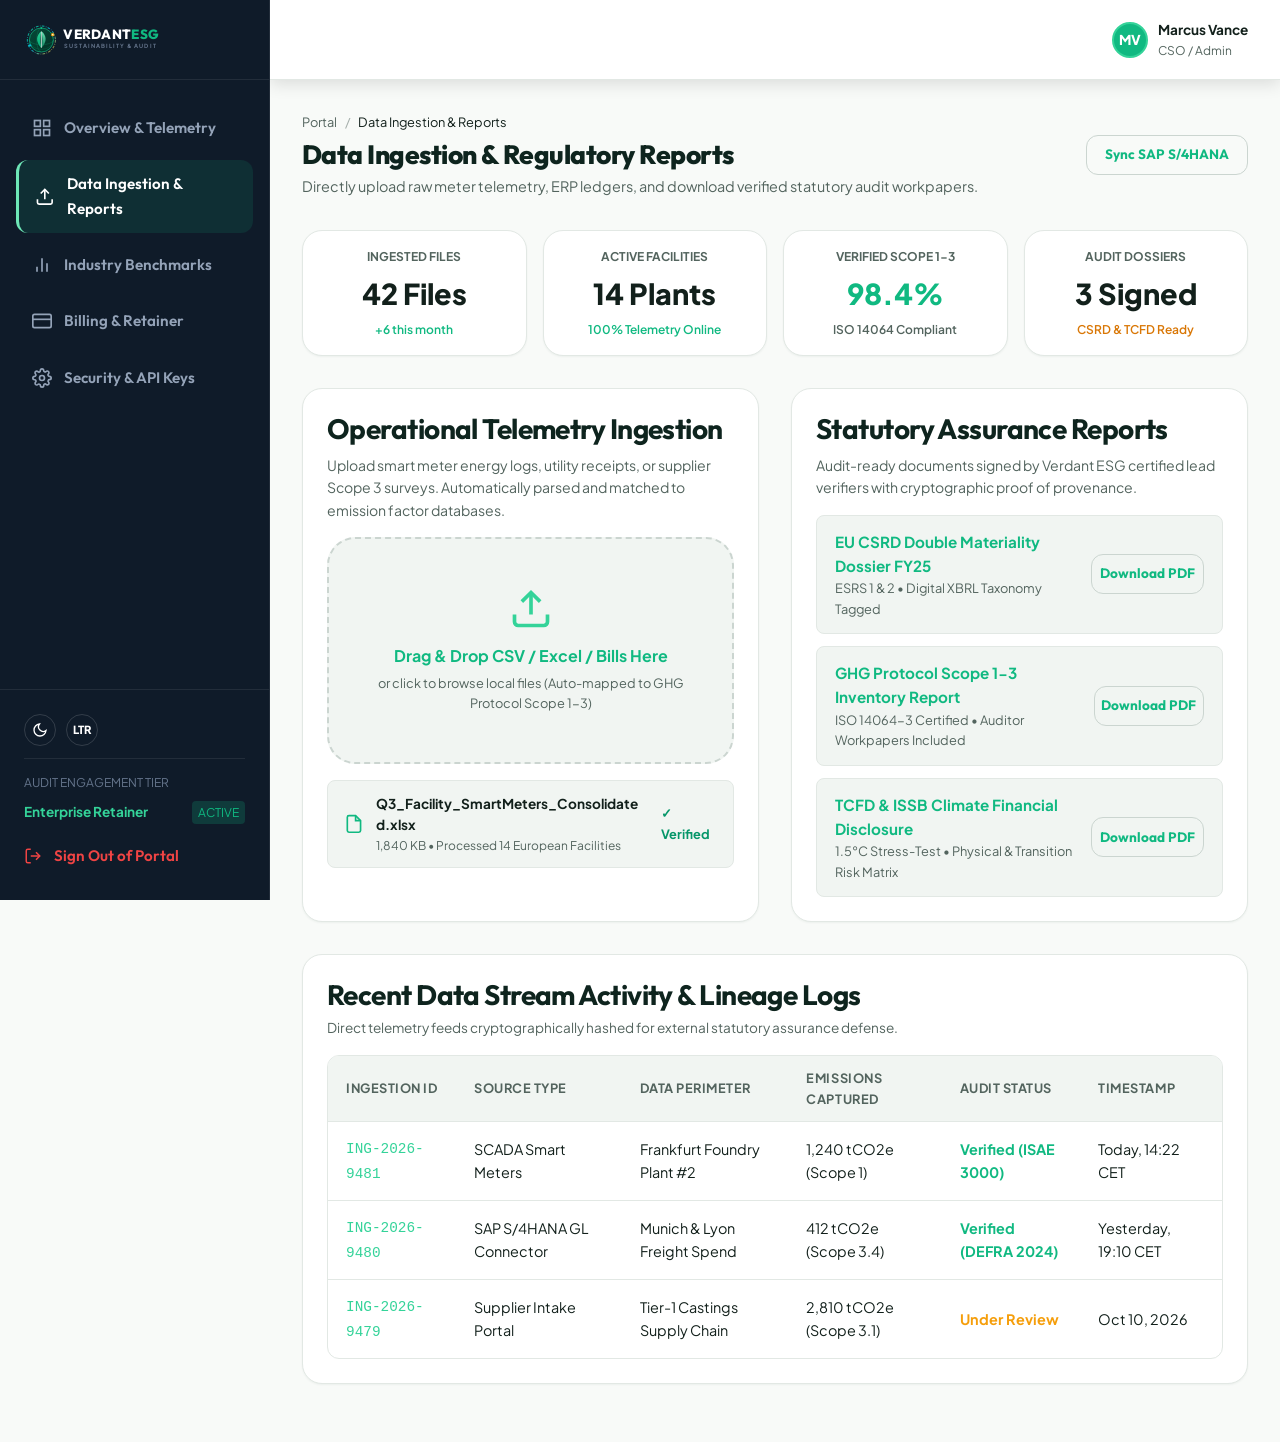
<file: dashboard-reporting.html>
<!DOCTYPE html>
<html lang="en">
<head>
  <meta charset="UTF-8">
  <meta name="viewport" content="width=device-width, initial-scale=1.0">
  <title>Data Ingestion &amp; Reports — Verdant ESG Client Portal</title>
  <meta name="description" content="Operational telemetry ingestion and statutory compliance report downloads for Verdant ESG enterprise clients.">
  
  <link rel="icon" type="image/png" href="assets/images/logo.png">
  <link rel="stylesheet" href="assets/css/style.css">
  <link rel="stylesheet" href="assets/css/dark-mode.css">
  <link rel="stylesheet" href="assets/css/rtl.css">
</head>
<body>

  <div class="dashboard-layout">
    <!-- PERSISTENT SIDEBAR NAVIGATION -->
    <aside class="dashboard-sidebar" aria-label="Dashboard Sidebar">
      <div class="sidebar-header" style="padding: 18px 20px;">
        <a href="index.html" class="navbar-brand" aria-label="Verdant ESG Home">
          <svg viewBox="0 0 280 64" width="170" height="40" fill="none" xmlns="http://www.w3.org/2000/svg">
            <defs>
              <linearGradient id="dbSbGlobeGradRep" x1="0" y1="0" x2="44" y2="44" gradientUnits="userSpaceOnUse">
                <stop offset="0%" stop-color="#064E3B"/>
                <stop offset="100%" stop-color="#022C22"/>
              </linearGradient>
              <linearGradient id="dbSbLeaf1Rep" x1="12" y1="8" x2="32" y2="36" gradientUnits="userSpaceOnUse">
                <stop offset="0%" stop-color="#34D399"/>
                <stop offset="50%" stop-color="#10B981"/>
                <stop offset="100%" stop-color="#059669"/>
              </linearGradient>
              <linearGradient id="dbSbLeaf2Rep" x1="22" y1="8" x2="22" y2="36" gradientUnits="userSpaceOnUse">
                <stop offset="0%" stop-color="#6EE7B7"/>
                <stop offset="100%" stop-color="#047857"/>
              </linearGradient>
              <linearGradient id="dbSbOrbitGradRep" x1="0" y1="0" x2="44" y2="44" gradientUnits="userSpaceOnUse">
                <stop offset="0%" stop-color="#10B981"/>
                <stop offset="50%" stop-color="#06B6D4"/>
                <stop offset="100%" stop-color="#F59E0B"/>
              </linearGradient>
            </defs>
            <g transform="translate(10, 10)">
              <circle cx="22" cy="22" r="21" stroke="url(#dbSbOrbitGradRep)" stroke-width="1.5" stroke-dasharray="4 2 1 2" opacity="0.9"/>
              <ellipse cx="22" cy="22" rx="21" ry="8" stroke="#10B981" stroke-width="1" stroke-dasharray="2 3" transform="rotate(-25 22 22)" opacity="0.6"/>
              <circle cx="22" cy="22" r="18" fill="url(#dbSbGlobeGradRep)" stroke="#10B981" stroke-width="1"/>
              <path d="M 4 22 A 18 7 0 0 0 40 22" fill="none" stroke="#10B981" stroke-width="0.75" opacity="0.4"/>
              <path d="M 4 22 A 18 14 0 0 0 40 22" fill="none" stroke="#10B981" stroke-width="0.75" opacity="0.3"/>
              <path d="M 22 4 A 7 18 0 0 0 22 40" fill="none" stroke="#10B981" stroke-width="0.75" opacity="0.4"/>
              <path d="M 22 9 C 14 15 13 25 22 34 C 20 28 20 18 22 9 Z" fill="url(#dbSbLeaf1Rep)"/>
              <path d="M 22 9 C 30 15 31 25 22 34 C 24 28 24 18 22 9 Z" fill="url(#dbSbLeaf2Rep)"/>
              <path d="M 22 10 V 33" stroke="#ECFDF5" stroke-width="1.2" stroke-linecap="round"/>
              <circle cx="39" cy="14" r="2.5" fill="#F59E0B"/>
              <circle cx="39" cy="14" r="1" fill="#FFFFFF"/>
              <circle cx="5" cy="30" r="1.8" fill="#06B6D4"/>
              <circle cx="22" cy="4" r="1.5" fill="#10B981"/>
            </g>
            <text x="65" y="30" font-family="'Outfit', 'Inter', sans-serif" font-size="20" font-weight="800" fill="#FFFFFF" letter-spacing="0.02em">VERDANT<tspan fill="#10B981">ESG</tspan></text>
            <text x="66" y="44" font-family="'Plus Jakarta Sans', sans-serif" font-size="8.5" font-weight="700" fill="#64748B" letter-spacing="0.18em">SUSTAINABILITY &amp; AUDIT</text>
          </svg>
        </a>
      </div>

      <nav class="sidebar-menu">
        <a href="dashboard.html" class="sidebar-item">
          <svg width="20" height="20" viewBox="0 0 24 24" fill="none" stroke="currentColor" stroke-width="2"><rect x="3" y="3" width="7" height="7"></rect><rect x="14" y="3" width="7" height="7"></rect><rect x="14" y="14" width="7" height="7"></rect><rect x="3" y="14" width="7" height="7"></rect></svg>
          Overview &amp; Telemetry
        </a>
        <a href="dashboard-reporting.html" class="sidebar-item active">
          <svg width="20" height="20" viewBox="0 0 24 24" fill="none" stroke="currentColor" stroke-width="2"><path d="M21 15v4a2 2 0 0 1-2 2H5a2 2 0 0 1-2-2v-4"></path><polyline points="17 8 12 3 7 8"></polyline><line x1="12" y1="3" x2="12" y2="15"></line></svg>
          Data Ingestion &amp; Reports
        </a>
        <a href="dashboard-benchmarks.html" class="sidebar-item">
          <svg width="20" height="20" viewBox="0 0 24 24" fill="none" stroke="currentColor" stroke-width="2"><line x1="18" y1="20" x2="18" y2="10"></line><line x1="12" y1="20" x2="12" y2="4"></line><line x1="6" y1="20" x2="6" y2="14"></line></svg>
          Industry Benchmarks
        </a>
        <a href="dashboard-billing.html" class="sidebar-item">
          <svg width="20" height="20" viewBox="0 0 24 24" fill="none" stroke="currentColor" stroke-width="2"><rect x="1" y="4" width="22" height="16" rx="2" ry="2"></rect><line x1="1" y1="10" x2="23" y2="10"></line></svg>
          Billing &amp; Retainer
        </a>
        <a href="dashboard-settings.html" class="sidebar-item">
          <svg width="20" height="20" viewBox="0 0 24 24" fill="none" stroke="currentColor" stroke-width="2"><circle cx="12" cy="12" r="3"></circle><path d="M19.4 15a1.65 1.65 0 0 0 .33 1.82l.06.06a2 2 0 0 1 0 2.83 2 2 0 0 1-2.83 0l-.06-.06a1.65 1.65 0 0 0-1.82-.33 1.65 1.65 0 0 0-1 1.51V21a2 2 0 0 1-2 2 2 2 0 0 1-2-2v-.09A1.65 1.65 0 0 0 9 19.4a1.65 1.65 0 0 0-1.82.33l-.06.06a2 2 0 0 1-2.83 0 2 2 0 0 1 0-2.83l.06-.06a1.65 1.65 0 0 0 .33-1.82 1.65 1.65 0 0 0-1.51-1H3a2 2 0 0 1-2-2 2 2 0 0 1 2-2h.09A1.65 1.65 0 0 0 4.6 9a1.65 1.65 0 0 0-.33-1.82l-.06-.06a2 2 0 0 1 0-2.83 2 2 0 0 1 2.83 0l.06.06a1.65 1.65 0 0 0 1.82.33H9a1.65 1.65 0 0 0 1-1.51V3a2 2 0 0 1 2-2 2 2 0 0 1 2 2v.09a1.65 1.65 0 0 0 1 1.51 1.65 1.65 0 0 0 1.82-.33l.06-.06a2 2 0 0 1 2.83 0 2 2 0 0 1 0 2.83l-.06.06a1.65 1.65 0 0 0-.33 1.82V9a1.65 1.65 0 0 0 1.51 1H21a2 2 0 0 1 2 2 2 2 0 0 1-2 2h-.09a1.65 1.65 0 0 0-1.51 1z"></path></svg>
          Security &amp; API Keys
        </a>
      </nav>

      <div class="sidebar-footer">
        <div style="display: flex; align-items: center; gap: 10px; margin-bottom: 14px; padding-bottom: 12px; border-bottom: 1px solid rgba(255, 255, 255, 0.08);">
          <button class="utility-btn js-theme-toggle" aria-label="Toggle Theme" title="Toggle Theme" style="width: 32px; height: 32px; border-color: rgba(255,255,255,0.15); color: #FFFFFF;">
            <svg class="icon-moon" width="16" height="16" viewBox="0 0 24 24" fill="none" stroke="currentColor" stroke-width="2"><path d="M21 12.79A9 9 0 1 1 11.21 3 7 7 0 0 0 21 12.79z"></path></svg>
            <svg class="icon-sun" width="16" height="16" viewBox="0 0 24 24" fill="none" stroke="currentColor" stroke-width="2" style="display:none;"><circle cx="12" cy="12" r="5"></circle><line x1="12" y1="1" x2="12" y2="3"></line><line x1="12" y1="21" x2="12" y2="23"></line><line x1="4.22" y1="4.22" x2="5.64" y2="5.64"></line><line x1="18.36" y1="18.36" x2="19.78" y2="19.78"></line><line x1="1" y1="12" x2="3" y2="12"></line><line x1="21" y1="12" x2="23" y2="12"></line><line x1="4.22" y1="19.78" x2="5.64" y2="18.36"></line><line x1="18.36" y1="5.64" x2="19.78" y2="4.22"></line></svg>
          </button>
          <button class="utility-btn js-rtl-toggle" aria-label="Toggle RTL" title="Toggle RTL Layout" style="width: 32px; height: 32px; font-weight: 800; font-size: 0.7rem; border-color: rgba(255,255,255,0.15); color: #FFFFFF;">
            LTR
          </button>
        </div>

        <div style="font-size: 0.75rem; color: #64748B; margin-bottom: 8px;">AUDIT ENGAGEMENT TIER</div>
        <div style="display: flex; align-items: center; justify-content: space-between; margin-bottom: 12px;">
          <span style="font-size: 0.85rem; font-weight: 700; color: #34D399;">Enterprise Retainer</span>
          <span style="font-size: 0.75rem; background: rgba(16, 185, 129, 0.2); color: #10B981; padding: 2px 6px; border-radius: 4px;">ACTIVE</span>
        </div>
        <a href="login.html" class="sidebar-item" style="padding: 8px 0; color: #EF4444;">
          <svg width="18" height="18" viewBox="0 0 24 24" fill="none" stroke="currentColor" stroke-width="2"><path d="M9 21H5a2 2 0 0 1-2-2V5a2 2 0 0 1 2-2h4"></path><polyline points="16 17 21 12 16 7"></polyline><line x1="21" y1="12" x2="9" y2="12"></line></svg>
          Sign Out of Portal
        </a>
      </div>
    </aside>

    <!-- DASHBOARD MAIN CONTAINER -->
    <div class="dashboard-main">
      <header class="dashboard-topbar">
        <div class="dash-topbar-brand" style="display: flex; align-items: center; gap: 14px;">
          <button id="dashSidebarToggle" class="utility-btn" aria-label="Toggle Sidebar">
            <svg width="20" height="20" viewBox="0 0 24 24" fill="none" stroke="currentColor" stroke-width="2"><line x1="3" y1="12" x2="21" y2="12"></line><line x1="3" y1="6" x2="21" y2="6"></line><line x1="3" y1="18" x2="21" y2="18"></line></svg>
          </button>
          <a href="index.html" class="navbar-brand" aria-label="Verdant ESG Home">
            <svg viewBox="0 0 280 64" width="180" height="42" fill="none" xmlns="http://www.w3.org/2000/svg">
              <defs>
                <linearGradient id="dbTopGlobeGradRep" x1="0" y1="0" x2="44" y2="44" gradientUnits="userSpaceOnUse">
                  <stop offset="0%" stop-color="#064E3B"/>
                  <stop offset="100%" stop-color="#022C22"/>
                </linearGradient>
                <linearGradient id="dbTopLeaf1Rep" x1="12" y1="8" x2="32" y2="36" gradientUnits="userSpaceOnUse">
                  <stop offset="0%" stop-color="#34D399"/>
                  <stop offset="50%" stop-color="#10B981"/>
                  <stop offset="100%" stop-color="#059669"/>
                </linearGradient>
                <linearGradient id="dbTopLeaf2Rep" x1="22" y1="8" x2="22" y2="36" gradientUnits="userSpaceOnUse">
                  <stop offset="0%" stop-color="#6EE7B7"/>
                  <stop offset="100%" stop-color="#047857"/>
                </linearGradient>
                <linearGradient id="dbTopOrbitGradRep" x1="0" y1="0" x2="44" y2="44" gradientUnits="userSpaceOnUse">
                  <stop offset="0%" stop-color="#10B981"/>
                  <stop offset="50%" stop-color="#06B6D4"/>
                  <stop offset="100%" stop-color="#F59E0B"/>
                </linearGradient>
              </defs>
              <g transform="translate(10, 10)">
                <circle cx="22" cy="22" r="21" stroke="url(#dbTopOrbitGradRep)" stroke-width="1.5" stroke-dasharray="4 2 1 2" opacity="0.9"/>
                <ellipse cx="22" cy="22" rx="21" ry="8" stroke="#10B981" stroke-width="1" stroke-dasharray="2 3" transform="rotate(-25 22 22)" opacity="0.6"/>
                <circle cx="22" cy="22" r="18" fill="url(#dbTopGlobeGradRep)" stroke="#10B981" stroke-width="1"/>
                <path d="M 4 22 A 18 7 0 0 0 40 22" fill="none" stroke="#10B981" stroke-width="0.75" opacity="0.4"/>
                <path d="M 4 22 A 18 14 0 0 0 40 22" fill="none" stroke="#10B981" stroke-width="0.75" opacity="0.3"/>
                <path d="M 22 4 A 7 18 0 0 0 22 40" fill="none" stroke="#10B981" stroke-width="0.75" opacity="0.4"/>
                <path d="M 22 9 C 14 15 13 25 22 34 C 20 28 20 18 22 9 Z" fill="url(#dbTopLeaf1Rep)"/>
                <path d="M 22 9 C 30 15 31 25 22 34 C 24 28 24 18 22 9 Z" fill="url(#dbTopLeaf2Rep)"/>
                <path d="M 22 10 V 33" stroke="#ECFDF5" stroke-width="1.2" stroke-linecap="round"/>
                <circle cx="39" cy="14" r="2.5" fill="#F59E0B"/>
                <circle cx="39" cy="14" r="1" fill="#FFFFFF"/>
                <circle cx="5" cy="30" r="1.8" fill="#06B6D4"/>
                <circle cx="22" cy="4" r="1.5" fill="#10B981"/>
              </g>
              <text x="65" y="30" font-family="'Outfit', 'Inter', sans-serif" font-size="20" font-weight="800" fill="currentColor" letter-spacing="0.02em" class="brand-text-main">VERDANT<tspan fill="#10B981">ESG</tspan></text>
              <text x="66" y="44" font-family="'Plus Jakarta Sans', sans-serif" font-size="8.5" font-weight="700" fill="#64748B" letter-spacing="0.18em">SUSTAINABILITY &amp; AUDIT</text>
            </svg>
          </a>
        </div>

        <div class="dash-topbar-actions" style="display: flex; align-items: center; gap: 14px;">
          <div class="dash-user-profile" style="display: flex; align-items: center; gap: 10px;">
            <div style="width: 36px; height: 36px; border-radius: 50%; background: var(--color-primary); color: #FFFFFF; display: flex; align-items: center; justify-content: center; font-weight: 800; font-size: 0.85rem; flex-shrink: 0; border: 2px solid var(--color-primary-light);">
              MV
            </div>
            <div class="dash-user-info">
              <div style="font-size: 0.85rem; font-weight: 700; white-space: nowrap;">Marcus Vance</div>
              <div style="font-size: 0.75rem; color: var(--color-text-muted); white-space: nowrap;">CSO / Admin</div>
            </div>
          </div>
        </div>
      </header>

      <main class="dashboard-content">
        <!-- Skeleton Loaders -->
        <div class="skeleton-wrapper">
          <div class="dash-grid-4">
            <div class="skeleton" style="height: 90px;"></div>
            <div class="skeleton" style="height: 90px;"></div>
            <div class="skeleton" style="height: 90px;"></div>
            <div class="skeleton" style="height: 90px;"></div>
          </div>
          <div class="dash-grid-2">
            <div class="skeleton" style="height: 380px;"></div>
            <div class="skeleton" style="height: 380px;"></div>
          </div>
        </div>

        <!-- Real Loaded Content -->
        <div class="real-content" style="display: none;">
          <!-- Dedicated Page Header -->
          <div class="dash-page-header">
            <div>
              <div class="dash-breadcrumb">
                <a href="dashboard.html">Portal</a>
                <span class="dash-breadcrumb-sep">/</span>
                <span style="color: var(--color-text);">Data Ingestion &amp; Reports</span>
              </div>
              <h2>Data Ingestion &amp; Regulatory Reports</h2>
              <p style="font-size: 0.9rem; color: var(--color-text-muted); margin: 0;">
                Directly upload raw meter telemetry, ERP ledgers, and download verified statutory audit workpapers.
              </p>
            </div>
            <div class="dash-header-actions">
              <button class="btn btn-outline btn-sm" onclick="alert('Triggering automated SAP ERP API synchronization...');">
                Sync SAP S/4HANA
              </button>
            </div>
          </div>

          <!-- Quick Metrics Strip -->
          <div class="dash-grid-4">
            <div class="esg-card" style="padding: 16px; text-align: center;">
              <span style="font-size: 0.75rem; color: var(--color-text-muted); font-weight: 700; text-transform: uppercase;">Ingested Files</span>
              <div style="font-size: 1.8rem; font-weight: 800; color: var(--color-text); margin: 4px 0;">42 Files</div>
              <span style="font-size: 0.75rem; color: var(--color-primary); font-weight: 600;">+6 this month</span>
            </div>
            <div class="esg-card" style="padding: 16px; text-align: center;">
              <span style="font-size: 0.75rem; color: var(--color-text-muted); font-weight: 700; text-transform: uppercase;">Active Facilities</span>
              <div style="font-size: 1.8rem; font-weight: 800; color: var(--color-text); margin: 4px 0;">14 Plants</div>
              <span style="font-size: 0.75rem; color: var(--color-primary); font-weight: 600;">100% Telemetry Online</span>
            </div>
            <div class="esg-card" style="padding: 16px; text-align: center;">
              <span style="font-size: 0.75rem; color: var(--color-text-muted); font-weight: 700; text-transform: uppercase;">Verified Scope 1-3</span>
              <div style="font-size: 1.8rem; font-weight: 800; color: var(--color-primary); margin: 4px 0;">98.4%</div>
              <span style="font-size: 0.75rem; color: var(--color-text-muted); font-weight: 600;">ISO 14064 Compliant</span>
            </div>
            <div class="esg-card" style="padding: 16px; text-align: center;">
              <span style="font-size: 0.75rem; color: var(--color-text-muted); font-weight: 700; text-transform: uppercase;">Audit Dossiers</span>
              <div style="font-size: 1.8rem; font-weight: 800; color: var(--color-text); margin: 4px 0;">3 Signed</div>
              <span style="font-size: 0.75rem; color: #D97706; font-weight: 600;">CSRD &amp; TCFD Ready</span>
            </div>
          </div>

          <!-- Main Two-Column Module -->
          <div class="dash-grid-2">
            <!-- Upload Dropzone -->
            <div class="dash-chart-card" style="margin-bottom: 0;">
              <div class="dash-card-header">
                <h3 style="margin-bottom: 8px;">Operational Telemetry Ingestion</h3>
                <p style="font-size: 0.88rem; color: var(--color-text-muted); margin-bottom: 16px;">
                  Upload smart meter energy logs, utility receipts, or supplier Scope 3 surveys. Automatically parsed and matched to emission factor databases.
                </p>
              </div>

              <div class="upload-dropzone" id="uploadDropzone">
                <input type="file" id="operationalFileInput" style="display: none;" multiple accept=".csv,.xlsx,.json,.pdf">
                <svg width="44" height="44" viewBox="0 0 24 24" fill="none" stroke="var(--color-primary-light)" stroke-width="2" style="margin-bottom: 12px;">
                  <path d="M21 15v4a2 2 0 0 1-2 2H5a2 2 0 0 1-2-2v-4"></path>
                  <polyline points="17 8 12 3 7 8"></polyline>
                  <line x1="12" y1="3" x2="12" y2="15"></line>
                </svg>
                <div style="font-weight: 700; font-size: 1rem; color: var(--color-primary);">
                  Drag &amp; Drop CSV / Excel / Bills Here
                </div>
                <div style="font-size: 0.8rem; color: var(--color-text-muted); margin-top: 4px;">
                  or click to browse local files (Auto-mapped to GHG Protocol Scope 1-3)
                </div>
              </div>

              <!-- Uploaded Items Container -->
              <div id="uploadedFilesList" style="margin-top: 16px;">
                <div class="uploaded-file-item" style="padding: 12px 16px; background: var(--color-surface-subtle); border-radius: 8px; border: 1px solid var(--color-border); display: flex; align-items: center; justify-content: space-between;">
                  <div style="display: flex; align-items: center; gap: 12px;">
                    <svg width="22" height="22" viewBox="0 0 24 24" fill="none" stroke="#10B981" stroke-width="2"><path d="M14 2H6a2 2 0 0 0-2 2v16a2 2 0 0 0 2 2h12a2 2 0 0 0 2-2V8z"></path><polyline points="14 2 14 8 20 8"></polyline></svg>
                    <div>
                      <div style="font-weight: 700; font-size: 0.85rem; word-break: break-all;">Q3_Facility_SmartMeters_Consolidated.xlsx</div>
                      <div style="font-size: 0.75rem; color: var(--color-text-muted);">1,840 KB • Processed 14 European Facilities</div>
                    </div>
                  </div>
                  <span style="font-size: 0.8rem; font-weight: 700; color: #059669;">✓ Verified</span>
                </div>
              </div>
            </div>

            <!-- Compliance Reports List -->
            <div class="dash-chart-card" style="margin-bottom: 0;">
              <div class="dash-card-header">
                <h3 style="margin-bottom: 8px;">Statutory Assurance Reports</h3>
                <p style="font-size: 0.88rem; color: var(--color-text-muted); margin-bottom: 16px;">
                  Audit-ready documents signed by Verdant ESG certified lead verifiers with cryptographic proof of provenance.
                </p>
              </div>

              <div style="display: flex; flex-direction: column; gap: 12px;">
                <div class="report-item-card" style="padding: 14px 18px; background: var(--color-surface-subtle); border-radius: 8px; border: 1px solid var(--color-border); display: flex; align-items: center; justify-content: space-between;">
                  <div>
                    <div style="font-weight: 700; font-size: 0.95rem; color: var(--color-primary);">EU CSRD Double Materiality Dossier FY25</div>
                    <div style="font-size: 0.8rem; color: var(--color-text-muted);">ESRS 1 &amp; 2 • Digital XBRL Taxonomy Tagged</div>
                  </div>
                  <button class="btn btn-outline btn-sm" onclick="alert('Downloading CSRD Double Materiality Assurance Dossier (PDF/XBRL package)...');">
                    Download PDF
                  </button>
                </div>

                <div class="report-item-card" style="padding: 14px 18px; background: var(--color-surface-subtle); border-radius: 8px; border: 1px solid var(--color-border); display: flex; align-items: center; justify-content: space-between;">
                  <div>
                    <div style="font-weight: 700; font-size: 0.95rem; color: var(--color-primary);">GHG Protocol Scope 1-3 Inventory Report</div>
                    <div style="font-size: 0.8rem; color: var(--color-text-muted);">ISO 14064-3 Certified • Auditor Workpapers Included</div>
                  </div>
                  <button class="btn btn-outline btn-sm" onclick="alert('Downloading GHG Protocol Scope 1-3 Inventory Report...');">
                    Download PDF
                  </button>
                </div>

                <div class="report-item-card" style="padding: 14px 18px; background: var(--color-surface-subtle); border-radius: 8px; border: 1px solid var(--color-border); display: flex; align-items: center; justify-content: space-between;">
                  <div>
                    <div style="font-weight: 700; font-size: 0.95rem; color: var(--color-primary);">TCFD &amp; ISSB Climate Financial Disclosure</div>
                    <div style="font-size: 0.8rem; color: var(--color-text-muted);">1.5°C Stress-Test • Physical &amp; Transition Risk Matrix</div>
                  </div>
                  <button class="btn btn-outline btn-sm" onclick="alert('Downloading TCFD & ISSB Climate Risk Matrix...');">
                    Download PDF
                  </button>
                </div>
              </div>
            </div>
          </div>

          <!-- Ingestion Activity Ledger Table -->
          <div class="dash-chart-card">
            <h3 style="margin-bottom: 6px;">Recent Data Stream Activity &amp; Lineage Logs</h3>
            <p style="font-size: 0.85rem; color: var(--color-text-muted); margin-bottom: 16px;">
              Direct telemetry feeds cryptographically hashed for external statutory assurance defense.
            </p>

            <div class="dash-table-wrapper">
              <table class="dash-table">
                <thead>
                  <tr>
                    <th>Ingestion ID</th>
                    <th>Source Type</th>
                    <th>Data Perimeter</th>
                    <th>Emissions Captured</th>
                    <th>Audit Status</th>
                    <th>Timestamp</th>
                  </tr>
                </thead>
                <tbody>
                  <tr>
                    <td><code style="color: var(--color-primary-light);">ING-2026-9481</code></td>
                    <td>SCADA Smart Meters</td>
                    <td>Frankfurt Foundry Plant #2</td>
                    <td>1,240 tCO2e (Scope 1)</td>
                    <td><span style="color: #10B981; font-weight: 700;">Verified (ISAE 3000)</span></td>
                    <td>Today, 14:22 CET</td>
                  </tr>
                  <tr>
                    <td><code style="color: var(--color-primary-light);">ING-2026-9480</code></td>
                    <td>SAP S/4HANA GL Connector</td>
                    <td>Munich &amp; Lyon Freight Spend</td>
                    <td>412 tCO2e (Scope 3.4)</td>
                    <td><span style="color: #10B981; font-weight: 700;">Verified (DEFRA 2024)</span></td>
                    <td>Yesterday, 19:10 CET</td>
                  </tr>
                  <tr>
                    <td><code style="color: var(--color-primary-light);">ING-2026-9479</code></td>
                    <td>Supplier Intake Portal</td>
                    <td>Tier-1 Castings Supply Chain</td>
                    <td>2,810 tCO2e (Scope 3.1)</td>
                    <td><span style="color: #F59E0B; font-weight: 700;">Under Review</span></td>
                    <td>Oct 10, 2026</td>
                  </tr>
                </tbody>
              </table>
            </div>
          </div>
        </div>
      </main>
    </div>
  </div>

  <script src="assets/js/main.js"></script>
  <script src="assets/js/dashboard.js"></script>
</body>
</html>
</file>
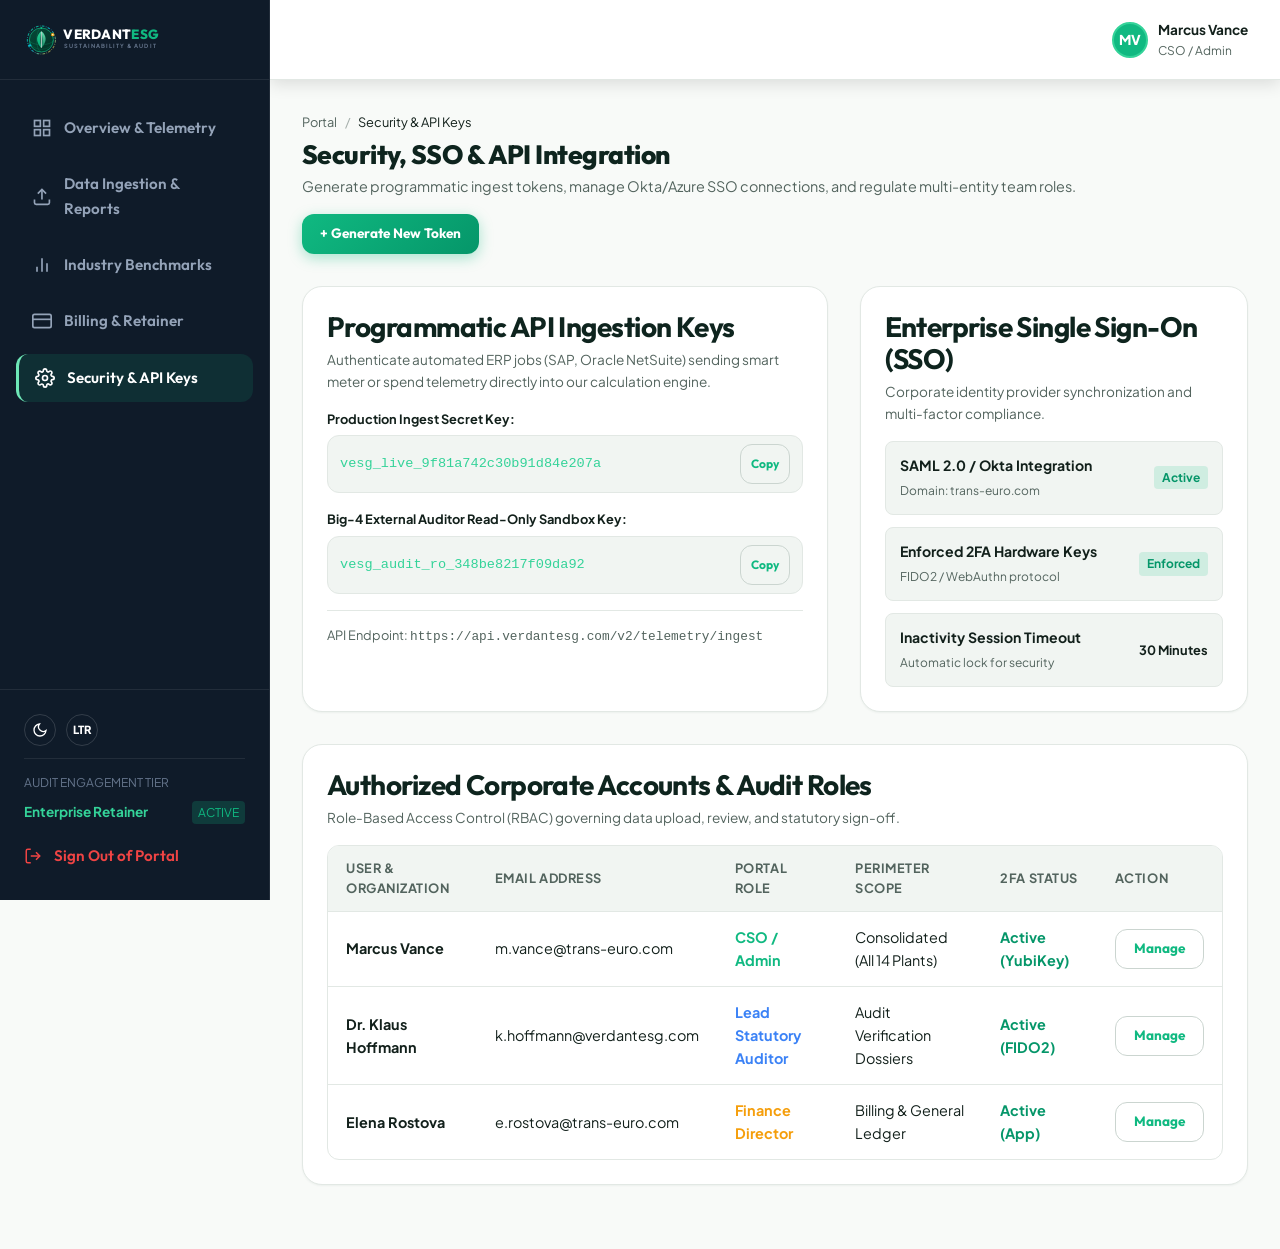
<file: dashboard-settings.html>
<!DOCTYPE html>
<html lang="en">
<head>
  <meta charset="UTF-8">
  <meta name="viewport" content="width=device-width, initial-scale=1.0">
  <title>Security &amp; API Keys — Verdant ESG Client Portal</title>
  <meta name="description" content="API tokens, single sign-on, and multi-entity access parameters for Verdant ESG enterprise clients.">
  
  <link rel="icon" type="image/png" href="assets/images/logo.png">
  <link rel="stylesheet" href="assets/css/style.css">
  <link rel="stylesheet" href="assets/css/dark-mode.css">
  <link rel="stylesheet" href="assets/css/rtl.css">
</head>
<body>

  <div class="dashboard-layout">
    <!-- PERSISTENT SIDEBAR NAVIGATION -->
    <aside class="dashboard-sidebar" aria-label="Dashboard Sidebar">
      <div class="sidebar-header" style="padding: 18px 20px;">
        <a href="index.html" class="navbar-brand" aria-label="Verdant ESG Home">
          <svg viewBox="0 0 280 64" width="170" height="40" fill="none" xmlns="http://www.w3.org/2000/svg">
            <defs>
              <linearGradient id="dbSbGlobeGradSet" x1="0" y1="0" x2="44" y2="44" gradientUnits="userSpaceOnUse">
                <stop offset="0%" stop-color="#064E3B"/>
                <stop offset="100%" stop-color="#022C22"/>
              </linearGradient>
              <linearGradient id="dbSbLeaf1Set" x1="12" y1="8" x2="32" y2="36" gradientUnits="userSpaceOnUse">
                <stop offset="0%" stop-color="#34D399"/>
                <stop offset="50%" stop-color="#10B981"/>
                <stop offset="100%" stop-color="#059669"/>
              </linearGradient>
              <linearGradient id="dbSbLeaf2Set" x1="22" y1="8" x2="22" y2="36" gradientUnits="userSpaceOnUse">
                <stop offset="0%" stop-color="#6EE7B7"/>
                <stop offset="100%" stop-color="#047857"/>
              </linearGradient>
              <linearGradient id="dbSbOrbitGradSet" x1="0" y1="0" x2="44" y2="44" gradientUnits="userSpaceOnUse">
                <stop offset="0%" stop-color="#10B981"/>
                <stop offset="50%" stop-color="#06B6D4"/>
                <stop offset="100%" stop-color="#F59E0B"/>
              </linearGradient>
            </defs>
            <g transform="translate(10, 10)">
              <circle cx="22" cy="22" r="21" stroke="url(#dbSbOrbitGradSet)" stroke-width="1.5" stroke-dasharray="4 2 1 2" opacity="0.9"/>
              <ellipse cx="22" cy="22" rx="21" ry="8" stroke="#10B981" stroke-width="1" stroke-dasharray="2 3" transform="rotate(-25 22 22)" opacity="0.6"/>
              <circle cx="22" cy="22" r="18" fill="url(#dbSbGlobeGradSet)" stroke="#10B981" stroke-width="1"/>
              <path d="M 4 22 A 18 7 0 0 0 40 22" fill="none" stroke="#10B981" stroke-width="0.75" opacity="0.4"/>
              <path d="M 4 22 A 18 14 0 0 0 40 22" fill="none" stroke="#10B981" stroke-width="0.75" opacity="0.3"/>
              <path d="M 22 4 A 7 18 0 0 0 22 40" fill="none" stroke="#10B981" stroke-width="0.75" opacity="0.4"/>
              <path d="M 22 9 C 14 15 13 25 22 34 C 20 28 20 18 22 9 Z" fill="url(#dbSbLeaf1Set)"/>
              <path d="M 22 9 C 30 15 31 25 22 34 C 24 28 24 18 22 9 Z" fill="url(#dbSbLeaf2Set)"/>
              <path d="M 22 10 V 33" stroke="#ECFDF5" stroke-width="1.2" stroke-linecap="round"/>
              <circle cx="39" cy="14" r="2.5" fill="#F59E0B"/>
              <circle cx="39" cy="14" r="1" fill="#FFFFFF"/>
              <circle cx="5" cy="30" r="1.8" fill="#06B6D4"/>
              <circle cx="22" cy="4" r="1.5" fill="#10B981"/>
            </g>
            <text x="65" y="30" font-family="'Outfit', 'Inter', sans-serif" font-size="20" font-weight="800" fill="#FFFFFF" letter-spacing="0.02em">VERDANT<tspan fill="#10B981">ESG</tspan></text>
            <text x="66" y="44" font-family="'Plus Jakarta Sans', sans-serif" font-size="8.5" font-weight="700" fill="#64748B" letter-spacing="0.18em">SUSTAINABILITY &amp; AUDIT</text>
          </svg>
        </a>
      </div>

      <nav class="sidebar-menu">
        <a href="dashboard.html" class="sidebar-item">
          <svg width="20" height="20" viewBox="0 0 24 24" fill="none" stroke="currentColor" stroke-width="2"><rect x="3" y="3" width="7" height="7"></rect><rect x="14" y="3" width="7" height="7"></rect><rect x="14" y="14" width="7" height="7"></rect><rect x="3" y="14" width="7" height="7"></rect></svg>
          Overview &amp; Telemetry
        </a>
        <a href="dashboard-reporting.html" class="sidebar-item">
          <svg width="20" height="20" viewBox="0 0 24 24" fill="none" stroke="currentColor" stroke-width="2"><path d="M21 15v4a2 2 0 0 1-2 2H5a2 2 0 0 1-2-2v-4"></path><polyline points="17 8 12 3 7 8"></polyline><line x1="12" y1="3" x2="12" y2="15"></line></svg>
          Data Ingestion &amp; Reports
        </a>
        <a href="dashboard-benchmarks.html" class="sidebar-item">
          <svg width="20" height="20" viewBox="0 0 24 24" fill="none" stroke="currentColor" stroke-width="2"><line x1="18" y1="20" x2="18" y2="10"></line><line x1="12" y1="20" x2="12" y2="4"></line><line x1="6" y1="20" x2="6" y2="14"></line></svg>
          Industry Benchmarks
        </a>
        <a href="dashboard-billing.html" class="sidebar-item">
          <svg width="20" height="20" viewBox="0 0 24 24" fill="none" stroke="currentColor" stroke-width="2"><rect x="1" y="4" width="22" height="16" rx="2" ry="2"></rect><line x1="1" y1="10" x2="23" y2="10"></line></svg>
          Billing &amp; Retainer
        </a>
        <a href="dashboard-settings.html" class="sidebar-item active">
          <svg width="20" height="20" viewBox="0 0 24 24" fill="none" stroke="currentColor" stroke-width="2"><circle cx="12" cy="12" r="3"></circle><path d="M19.4 15a1.65 1.65 0 0 0 .33 1.82l.06.06a2 2 0 0 1 0 2.83 2 2 0 0 1-2.83 0l-.06-.06a1.65 1.65 0 0 0-1.82-.33 1.65 1.65 0 0 0-1 1.51V21a2 2 0 0 1-2 2 2 2 0 0 1-2-2v-.09A1.65 1.65 0 0 0 9 19.4a1.65 1.65 0 0 0-1.82.33l-.06.06a2 2 0 0 1-2.83 0 2 2 0 0 1 0-2.83l.06-.06a1.65 1.65 0 0 0 .33-1.82 1.65 1.65 0 0 0-1.51-1H3a2 2 0 0 1-2-2 2 2 0 0 1 2-2h.09A1.65 1.65 0 0 0 4.6 9a1.65 1.65 0 0 0-.33-1.82l-.06-.06a2 2 0 0 1 0-2.83 2 2 0 0 1 2.83 0l.06.06a1.65 1.65 0 0 0 1.82.33H9a1.65 1.65 0 0 0 1-1.51V3a2 2 0 0 1 2-2 2 2 0 0 1 2 2v.09a1.65 1.65 0 0 0 1 1.51 1.65 1.65 0 0 0 1.82-.33l.06-.06a2 2 0 0 1 2.83 0 2 2 0 0 1 0 2.83l-.06.06a1.65 1.65 0 0 0-.33 1.82V9a1.65 1.65 0 0 0 1.51 1H21a2 2 0 0 1 2 2 2 2 0 0 1-2 2h-.09a1.65 1.65 0 0 0-1.51 1z"></path></svg>
          Security &amp; API Keys
        </a>
      </nav>

      <div class="sidebar-footer">
        <div style="display: flex; align-items: center; gap: 10px; margin-bottom: 14px; padding-bottom: 12px; border-bottom: 1px solid rgba(255, 255, 255, 0.08);">
          <button class="utility-btn js-theme-toggle" aria-label="Toggle Theme" title="Toggle Theme" style="width: 32px; height: 32px; border-color: rgba(255,255,255,0.15); color: #FFFFFF;">
            <svg class="icon-moon" width="16" height="16" viewBox="0 0 24 24" fill="none" stroke="currentColor" stroke-width="2"><path d="M21 12.79A9 9 0 1 1 11.21 3 7 7 0 0 0 21 12.79z"></path></svg>
            <svg class="icon-sun" width="16" height="16" viewBox="0 0 24 24" fill="none" stroke="currentColor" stroke-width="2" style="display:none;"><circle cx="12" cy="12" r="5"></circle><line x1="12" y1="1" x2="12" y2="3"></line><line x1="12" y1="21" x2="12" y2="23"></line><line x1="4.22" y1="4.22" x2="5.64" y2="5.64"></line><line x1="18.36" y1="18.36" x2="19.78" y2="19.78"></line><line x1="1" y1="12" x2="3" y2="12"></line><line x1="21" y1="12" x2="23" y2="12"></line><line x1="4.22" y1="19.78" x2="5.64" y2="18.36"></line><line x1="18.36" y1="5.64" x2="19.78" y2="4.22"></line></svg>
          </button>
          <button class="utility-btn js-rtl-toggle" aria-label="Toggle RTL" title="Toggle RTL Layout" style="width: 32px; height: 32px; font-weight: 800; font-size: 0.7rem; border-color: rgba(255,255,255,0.15); color: #FFFFFF;">
            LTR
          </button>
        </div>

        <div style="font-size: 0.75rem; color: #64748B; margin-bottom: 8px;">AUDIT ENGAGEMENT TIER</div>
        <div style="display: flex; align-items: center; justify-content: space-between; margin-bottom: 12px;">
          <span style="font-size: 0.85rem; font-weight: 700; color: #34D399;">Enterprise Retainer</span>
          <span style="font-size: 0.75rem; background: rgba(16, 185, 129, 0.2); color: #10B981; padding: 2px 6px; border-radius: 4px;">ACTIVE</span>
        </div>
        <a href="login.html" class="sidebar-item" style="padding: 8px 0; color: #EF4444;">
          <svg width="18" height="18" viewBox="0 0 24 24" fill="none" stroke="currentColor" stroke-width="2"><path d="M9 21H5a2 2 0 0 1-2-2V5a2 2 0 0 1 2-2h4"></path><polyline points="16 17 21 12 16 7"></polyline><line x1="21" y1="12" x2="9" y2="12"></line></svg>
          Sign Out of Portal
        </a>
      </div>
    </aside>

    <!-- DASHBOARD MAIN CONTAINER -->
    <div class="dashboard-main">
      <header class="dashboard-topbar">
        <div class="dash-topbar-brand" style="display: flex; align-items: center; gap: 14px;">
          <button id="dashSidebarToggle" class="utility-btn" aria-label="Toggle Sidebar">
            <svg width="20" height="20" viewBox="0 0 24 24" fill="none" stroke="currentColor" stroke-width="2"><line x1="3" y1="12" x2="21" y2="12"></line><line x1="3" y1="6" x2="21" y2="6"></line><line x1="3" y1="18" x2="21" y2="18"></line></svg>
          </button>
          <a href="index.html" class="navbar-brand" aria-label="Verdant ESG Home">
            <svg viewBox="0 0 280 64" width="180" height="42" fill="none" xmlns="http://www.w3.org/2000/svg">
              <defs>
                <linearGradient id="dbTopGlobeGradSet" x1="0" y1="0" x2="44" y2="44" gradientUnits="userSpaceOnUse">
                  <stop offset="0%" stop-color="#064E3B"/>
                  <stop offset="100%" stop-color="#022C22"/>
                </linearGradient>
                <linearGradient id="dbTopLeaf1Set" x1="12" y1="8" x2="32" y2="36" gradientUnits="userSpaceOnUse">
                  <stop offset="0%" stop-color="#34D399"/>
                  <stop offset="50%" stop-color="#10B981"/>
                  <stop offset="100%" stop-color="#059669"/>
                </linearGradient>
                <linearGradient id="dbTopLeaf2Set" x1="22" y1="8" x2="22" y2="36" gradientUnits="userSpaceOnUse">
                  <stop offset="0%" stop-color="#6EE7B7"/>
                  <stop offset="100%" stop-color="#047857"/>
                </linearGradient>
                <linearGradient id="dbTopOrbitGradSet" x1="0" y1="0" x2="44" y2="44" gradientUnits="userSpaceOnUse">
                  <stop offset="0%" stop-color="#10B981"/>
                  <stop offset="50%" stop-color="#06B6D4"/>
                  <stop offset="100%" stop-color="#F59E0B"/>
                </linearGradient>
              </defs>
              <g transform="translate(10, 10)">
                <circle cx="22" cy="22" r="21" stroke="url(#dbTopOrbitGradSet)" stroke-width="1.5" stroke-dasharray="4 2 1 2" opacity="0.9"/>
                <ellipse cx="22" cy="22" rx="21" ry="8" stroke="#10B981" stroke-width="1" stroke-dasharray="2 3" transform="rotate(-25 22 22)" opacity="0.6"/>
                <circle cx="22" cy="22" r="18" fill="url(#dbTopGlobeGradSet)" stroke="#10B981" stroke-width="1"/>
                <path d="M 4 22 A 18 7 0 0 0 40 22" fill="none" stroke="#10B981" stroke-width="0.75" opacity="0.4"/>
                <path d="M 4 22 A 18 14 0 0 0 40 22" fill="none" stroke="#10B981" stroke-width="0.75" opacity="0.3"/>
                <path d="M 22 4 A 7 18 0 0 0 22 40" fill="none" stroke="#10B981" stroke-width="0.75" opacity="0.4"/>
                <path d="M 22 9 C 14 15 13 25 22 34 C 20 28 20 18 22 9 Z" fill="url(#dbTopLeaf1Set)"/>
                <path d="M 22 9 C 30 15 31 25 22 34 C 24 28 24 18 22 9 Z" fill="url(#dbTopLeaf2Set)"/>
                <path d="M 22 10 V 33" stroke="#ECFDF5" stroke-width="1.2" stroke-linecap="round"/>
                <circle cx="39" cy="14" r="2.5" fill="#F59E0B"/>
                <circle cx="39" cy="14" r="1" fill="#FFFFFF"/>
                <circle cx="5" cy="30" r="1.8" fill="#06B6D4"/>
                <circle cx="22" cy="4" r="1.5" fill="#10B981"/>
              </g>
              <text x="65" y="30" font-family="'Outfit', 'Inter', sans-serif" font-size="20" font-weight="800" fill="currentColor" letter-spacing="0.02em" class="brand-text-main">VERDANT<tspan fill="#10B981">ESG</tspan></text>
              <text x="66" y="44" font-family="'Plus Jakarta Sans', sans-serif" font-size="8.5" font-weight="700" fill="#64748B" letter-spacing="0.18em">SUSTAINABILITY &amp; AUDIT</text>
            </svg>
          </a>
        </div>

        <div class="dash-topbar-actions" style="display: flex; align-items: center; gap: 14px;">
          <div class="dash-user-profile" style="display: flex; align-items: center; gap: 10px;">
            <div style="width: 36px; height: 36px; border-radius: 50%; background: var(--color-primary); color: #FFFFFF; display: flex; align-items: center; justify-content: center; font-weight: 800; font-size: 0.85rem; flex-shrink: 0; border: 2px solid var(--color-primary-light);">
              MV
            </div>
            <div class="dash-user-info">
              <div style="font-size: 0.85rem; font-weight: 700; white-space: nowrap;">Marcus Vance</div>
              <div style="font-size: 0.75rem; color: var(--color-text-muted); white-space: nowrap;">CSO / Admin</div>
            </div>
          </div>
        </div>
      </header>

      <main class="dashboard-content">
        <!-- Skeleton Loader -->
        <div class="skeleton-wrapper">
          <div class="dash-grid-2" style="margin-bottom: 24px;">
            <div class="skeleton" style="height: 240px;"></div>
            <div class="skeleton" style="height: 240px;"></div>
          </div>
          <div class="skeleton" style="height: 260px;"></div>
        </div>

        <!-- Real Loaded Content: Exclusively Dedicated to Settings & Security -->
        <div class="real-content" style="display: none;">
          <!-- Dedicated Page Header -->
          <div class="dash-page-header">
            <div>
              <div class="dash-breadcrumb">
                <a href="dashboard.html">Portal</a>
                <span class="dash-breadcrumb-sep">/</span>
                <span style="color: var(--color-text);">Security &amp; API Keys</span>
              </div>
              <h2>Security, SSO &amp; API Integration</h2>
              <p style="font-size: 0.9rem; color: var(--color-text-muted); margin: 0;">
                Generate programmatic ingest tokens, manage Okta/Azure SSO connections, and regulate multi-entity team roles.
              </p>
            </div>
            <div class="dash-header-actions">
              <button class="btn btn-primary btn-sm" onclick="alert('Generating new production REST API ingest token...');">
                + Generate New Token
              </button>
            </div>
          </div>

          <!-- Top Grid: API Tokens + SSO Configuration -->
          <div class="dash-grid-settings">
            <!-- API Tokens Card -->
            <div class="dash-chart-card" style="margin-bottom: 0;">
              <h3 style="margin-bottom: 6px;">Programmatic API Ingestion Keys</h3>
              <p style="font-size: 0.85rem; color: var(--color-text-muted); margin-bottom: 16px;">
                Authenticate automated ERP jobs (SAP, Oracle NetSuite) sending smart meter or spend telemetry directly into our calculation engine.
              </p>

              <div style="margin-bottom: 16px;">
                <label style="display: block; font-size: 0.8rem; font-weight: 700; color: var(--color-text); margin-bottom: 6px;">
                  Production Ingest Secret Key:
                </label>
                <div class="token-copy-box">
                  <input type="text" id="prodApiKey" class="token-code" readonly value="vesg_live_9f81a742c30b91d84e207a">
                  <button class="btn btn-outline btn-sm js-copy-key-btn" data-target="prodApiKey" style="padding: 4px 10px; font-size: 0.75rem;">
                    Copy
                  </button>
                </div>
              </div>

              <div>
                <label style="display: block; font-size: 0.8rem; font-weight: 700; color: var(--color-text); margin-bottom: 6px;">
                  Big-4 External Auditor Read-Only Sandbox Key:
                </label>
                <div class="token-copy-box">
                  <input type="text" id="auditorApiKey" class="token-code" readonly value="vesg_audit_ro_348be8217f09da92">
                  <button class="btn btn-outline btn-sm js-copy-key-btn" data-target="auditorApiKey" style="padding: 4px 10px; font-size: 0.75rem;">
                    Copy
                  </button>
                </div>
              </div>

              <div style="margin-top: 16px; padding-top: 14px; border-top: 1px solid var(--color-border); font-size: 0.8rem; color: var(--color-text-muted);">
                API Endpoint: <code>https://api.verdantesg.com/v2/telemetry/ingest</code>
              </div>
            </div>

            <!-- SSO Status Card -->
            <div class="dash-chart-card" style="margin-bottom: 0;">
              <h3 style="margin-bottom: 6px;">Enterprise Single Sign-On (SSO)</h3>
              <p style="font-size: 0.85rem; color: var(--color-text-muted); margin-bottom: 16px;">
                Corporate identity provider synchronization and multi-factor compliance.
              </p>

              <div style="display: flex; flex-direction: column; gap: 12px;">
                <div class="dash-sso-item" style="padding: 12px 14px; background: var(--color-surface-subtle); border-radius: 8px; border: 1px solid var(--color-border); display: flex; justify-content: space-between; align-items: center; gap: 10px;">
                  <div>
                    <strong style="display: block; font-size: 0.88rem; color: var(--color-text);">SAML 2.0 / Okta Integration</strong>
                    <span style="font-size: 0.75rem; color: var(--color-text-muted);">Domain: trans-euro.com</span>
                  </div>
                  <span style="background: rgba(16, 185, 129, 0.15); color: #059669; font-weight: 700; padding: 2px 8px; border-radius: 4px; font-size: 0.75rem;">Active</span>
                </div>

                <div class="dash-sso-item" style="padding: 12px 14px; background: var(--color-surface-subtle); border-radius: 8px; border: 1px solid var(--color-border); display: flex; justify-content: space-between; align-items: center; gap: 10px;">
                  <div>
                    <strong style="display: block; font-size: 0.88rem; color: var(--color-text);">Enforced 2FA Hardware Keys</strong>
                    <span style="font-size: 0.75rem; color: var(--color-text-muted);">FIDO2 / WebAuthn protocol</span>
                  </div>
                  <span style="background: rgba(16, 185, 129, 0.15); color: #059669; font-weight: 700; padding: 2px 8px; border-radius: 4px; font-size: 0.75rem;">Enforced</span>
                </div>

                <div class="dash-sso-item" style="padding: 12px 14px; background: var(--color-surface-subtle); border-radius: 8px; border: 1px solid var(--color-border); display: flex; justify-content: space-between; align-items: center; gap: 10px;">
                  <div>
                    <strong style="display: block; font-size: 0.88rem; color: var(--color-text);">Inactivity Session Timeout</strong>
                    <span style="font-size: 0.75rem; color: var(--color-text-muted);">Automatic lock for security</span>
                  </div>
                  <span style="font-weight: 700; font-size: 0.8rem; color: var(--color-text);">30 Minutes</span>
                </div>
              </div>
            </div>
          </div>

          <!-- Entity Access & Team Governance Table -->
          <div class="dash-chart-card">
            <h3 style="margin-bottom: 6px;">Authorized Corporate Accounts &amp; Audit Roles</h3>
            <p style="font-size: 0.85rem; color: var(--color-text-muted); margin-bottom: 16px;">
              Role-Based Access Control (RBAC) governing data upload, review, and statutory sign-off.
            </p>

            <div class="dash-table-wrapper">
              <table class="dash-table">
                <thead>
                  <tr>
                    <th>User &amp; Organization</th>
                    <th>Email Address</th>
                    <th>Portal Role</th>
                    <th>Perimeter Scope</th>
                    <th>2FA Status</th>
                    <th>Action</th>
                  </tr>
                </thead>
                <tbody>
                  <tr>
                    <td><strong>Marcus Vance</strong></td>
                    <td>m.vance@trans-euro.com</td>
                    <td><span style="color: var(--color-primary); font-weight: 700;">CSO / Admin</span></td>
                    <td>Consolidated (All 14 Plants)</td>
                    <td><span style="color: #059669; font-weight: 700;">Active (YubiKey)</span></td>
                    <td><button class="btn btn-outline btn-sm" onclick="alert('Editing permissions for Marcus Vance...');">Manage</button></td>
                  </tr>
                  <tr>
                    <td><strong>Dr. Klaus Hoffmann</strong></td>
                    <td>k.hoffmann@verdantesg.com</td>
                    <td><span style="color: #3B82F6; font-weight: 700;">Lead Statutory Auditor</span></td>
                    <td>Audit Verification Dossiers</td>
                    <td><span style="color: #059669; font-weight: 700;">Active (FIDO2)</span></td>
                    <td><button class="btn btn-outline btn-sm" onclick="alert('Viewing Auditor authorization dossier...');">Manage</button></td>
                  </tr>
                  <tr>
                    <td><strong>Elena Rostova</strong></td>
                    <td>e.rostova@trans-euro.com</td>
                    <td><span style="color: #F59E0B; font-weight: 700;">Finance Director</span></td>
                    <td>Billing &amp; General Ledger</td>
                    <td><span style="color: #059669; font-weight: 700;">Active (App)</span></td>
                    <td><button class="btn btn-outline btn-sm" onclick="alert('Editing permissions for Elena Rostova...');">Manage</button></td>
                  </tr>
                </tbody>
              </table>
            </div>
          </div>
        </div>
      </main>
    </div>
  </div>

  <script src="assets/js/main.js"></script>
  <script src="assets/js/dashboard.js"></script>
</body>
</html>
</file>
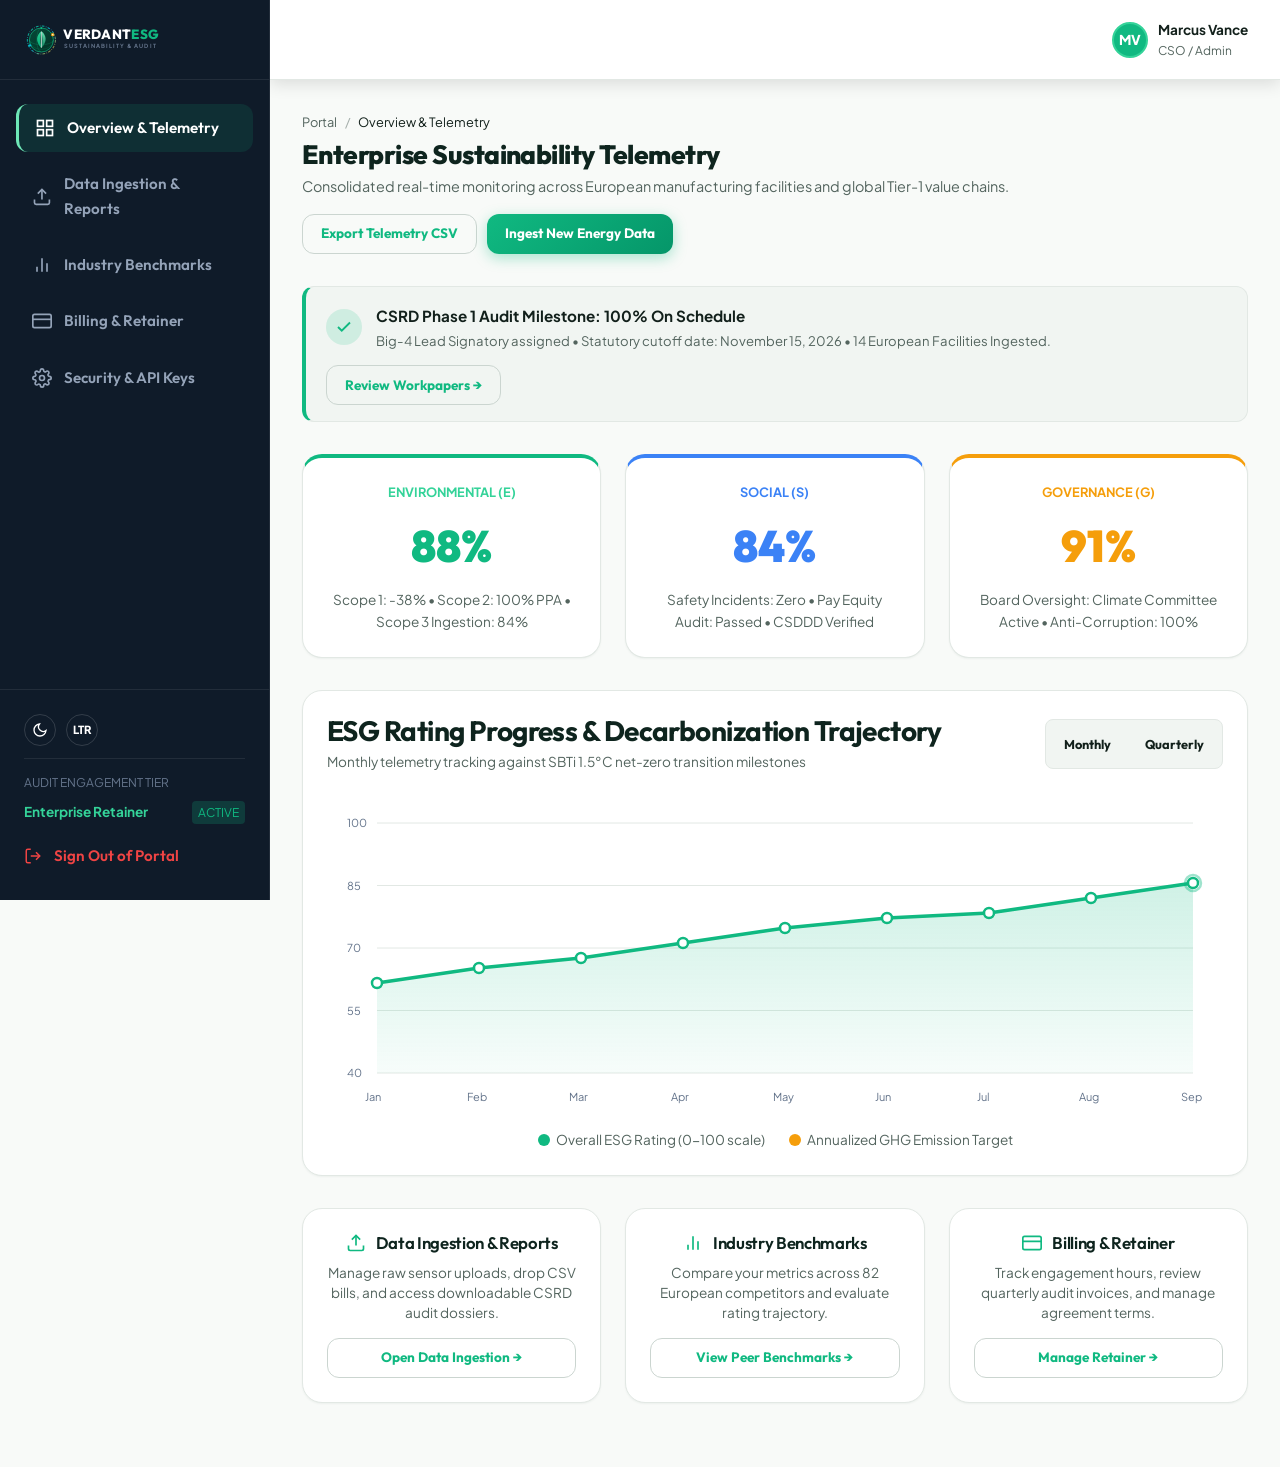
<file: dashboard.html>
<!DOCTYPE html>
<html lang="en">
<head>
  <meta charset="UTF-8">
  <meta name="viewport" content="width=device-width, initial-scale=1.0">
  <title>Client Portal — Verdant ESG Dashboard</title>
  <meta name="description" content="Client ESG reporting portal: progress tracking, drag-and-drop data ingestion, benchmark analytics, and billing management.">
  
  <link rel="icon" type="image/png" href="assets/images/logo.png">
  <link rel="stylesheet" href="assets/css/style.css">
  <link rel="stylesheet" href="assets/css/dark-mode.css">
  <link rel="stylesheet" href="assets/css/rtl.css">
</head>
<body>

  <div class="dashboard-layout">
    <!-- ======================================================================
         PERSISTENT SIDEBAR NAVIGATION
         ====================================================================== -->
    <aside class="dashboard-sidebar" aria-label="Dashboard Sidebar">
      <div class="sidebar-header" style="padding: 18px 20px;">
        <a href="index.html" class="navbar-brand" aria-label="Verdant ESG Home">
          <svg viewBox="0 0 280 64" width="170" height="40" fill="none" xmlns="http://www.w3.org/2000/svg">
            <defs>
              <linearGradient id="dbSbGlobeGrad" x1="0" y1="0" x2="44" y2="44" gradientUnits="userSpaceOnUse">
                <stop offset="0%" stop-color="#064E3B"/>
                <stop offset="100%" stop-color="#022C22"/>
              </linearGradient>
              <linearGradient id="dbSbLeaf1" x1="12" y1="8" x2="32" y2="36" gradientUnits="userSpaceOnUse">
                <stop offset="0%" stop-color="#34D399"/>
                <stop offset="50%" stop-color="#10B981"/>
                <stop offset="100%" stop-color="#059669"/>
              </linearGradient>
              <linearGradient id="dbSbLeaf2" x1="22" y1="8" x2="22" y2="36" gradientUnits="userSpaceOnUse">
                <stop offset="0%" stop-color="#6EE7B7"/>
                <stop offset="100%" stop-color="#047857"/>
              </linearGradient>
              <linearGradient id="dbSbOrbitGrad" x1="0" y1="0" x2="44" y2="44" gradientUnits="userSpaceOnUse">
                <stop offset="0%" stop-color="#10B981"/>
                <stop offset="50%" stop-color="#06B6D4"/>
                <stop offset="100%" stop-color="#F59E0B"/>
              </linearGradient>
            </defs>
            <g transform="translate(10, 10)">
              <circle cx="22" cy="22" r="21" stroke="url(#dbSbOrbitGrad)" stroke-width="1.5" stroke-dasharray="4 2 1 2" opacity="0.9"/>
              <ellipse cx="22" cy="22" rx="21" ry="8" stroke="#10B981" stroke-width="1" stroke-dasharray="2 3" transform="rotate(-25 22 22)" opacity="0.6"/>
              <circle cx="22" cy="22" r="18" fill="url(#dbSbGlobeGrad)" stroke="#10B981" stroke-width="1"/>
              <path d="M 4 22 A 18 7 0 0 0 40 22" fill="none" stroke="#10B981" stroke-width="0.75" opacity="0.4"/>
              <path d="M 4 22 A 18 14 0 0 0 40 22" fill="none" stroke="#10B981" stroke-width="0.75" opacity="0.3"/>
              <path d="M 22 4 A 7 18 0 0 0 22 40" fill="none" stroke="#10B981" stroke-width="0.75" opacity="0.4"/>
              <path d="M 22 9 C 14 15 13 25 22 34 C 20 28 20 18 22 9 Z" fill="url(#dbSbLeaf1)"/>
              <path d="M 22 9 C 30 15 31 25 22 34 C 24 28 24 18 22 9 Z" fill="url(#dbSbLeaf2)"/>
              <path d="M 22 10 V 33" stroke="#ECFDF5" stroke-width="1.2" stroke-linecap="round"/>
              <circle cx="39" cy="14" r="2.5" fill="#F59E0B"/>
              <circle cx="39" cy="14" r="1" fill="#FFFFFF"/>
              <circle cx="5" cy="30" r="1.8" fill="#06B6D4"/>
              <circle cx="22" cy="4" r="1.5" fill="#10B981"/>
            </g>
            <text x="65" y="30" font-family="'Outfit', 'Inter', sans-serif" font-size="20" font-weight="800" fill="#FFFFFF" letter-spacing="0.02em">VERDANT<tspan fill="#10B981">ESG</tspan></text>
            <text x="66" y="44" font-family="'Plus Jakarta Sans', sans-serif" font-size="8.5" font-weight="700" fill="#64748B" letter-spacing="0.18em">SUSTAINABILITY &amp; AUDIT</text>
          </svg>
        </a>
      </div>

      <nav class="sidebar-menu">
        <a href="dashboard.html" class="sidebar-item active">
          <svg width="20" height="20" viewBox="0 0 24 24" fill="none" stroke="currentColor" stroke-width="2"><rect x="3" y="3" width="7" height="7"></rect><rect x="14" y="3" width="7" height="7"></rect><rect x="14" y="14" width="7" height="7"></rect><rect x="3" y="14" width="7" height="7"></rect></svg>
          Overview &amp; Telemetry
        </a>
        <a href="dashboard-reporting.html" class="sidebar-item">
          <svg width="20" height="20" viewBox="0 0 24 24" fill="none" stroke="currentColor" stroke-width="2"><path d="M21 15v4a2 2 0 0 1-2 2H5a2 2 0 0 1-2-2v-4"></path><polyline points="17 8 12 3 7 8"></polyline><line x1="12" y1="3" x2="12" y2="15"></line></svg>
          Data Ingestion &amp; Reports
        </a>
        <a href="dashboard-benchmarks.html" class="sidebar-item">
          <svg width="20" height="20" viewBox="0 0 24 24" fill="none" stroke="currentColor" stroke-width="2"><line x1="18" y1="20" x2="18" y2="10"></line><line x1="12" y1="20" x2="12" y2="4"></line><line x1="6" y1="20" x2="6" y2="14"></line></svg>
          Industry Benchmarks
        </a>
        <a href="dashboard-billing.html" class="sidebar-item">
          <svg width="20" height="20" viewBox="0 0 24 24" fill="none" stroke="currentColor" stroke-width="2"><rect x="1" y="4" width="22" height="16" rx="2" ry="2"></rect><line x1="1" y1="10" x2="23" y2="10"></line></svg>
          Billing &amp; Retainer
        </a>
        <a href="dashboard-settings.html" class="sidebar-item">
          <svg width="20" height="20" viewBox="0 0 24 24" fill="none" stroke="currentColor" stroke-width="2"><circle cx="12" cy="12" r="3"></circle><path d="M19.4 15a1.65 1.65 0 0 0 .33 1.82l.06.06a2 2 0 0 1 0 2.83 2 2 0 0 1-2.83 0l-.06-.06a1.65 1.65 0 0 0-1.82-.33 1.65 1.65 0 0 0-1 1.51V21a2 2 0 0 1-2 2 2 2 0 0 1-2-2v-.09A1.65 1.65 0 0 0 9 19.4a1.65 1.65 0 0 0-1.82.33l-.06.06a2 2 0 0 1-2.83 0 2 2 0 0 1 0-2.83l.06-.06a1.65 1.65 0 0 0 .33-1.82 1.65 1.65 0 0 0-1.51-1H3a2 2 0 0 1-2-2 2 2 0 0 1 2-2h.09A1.65 1.65 0 0 0 4.6 9a1.65 1.65 0 0 0-.33-1.82l-.06-.06a2 2 0 0 1 0-2.83 2 2 0 0 1 2.83 0l.06.06a1.65 1.65 0 0 0 1.82.33H9a1.65 1.65 0 0 0 1-1.51V3a2 2 0 0 1 2-2 2 2 0 0 1 2 2v.09a1.65 1.65 0 0 0 1 1.51 1.65 1.65 0 0 0 1.82-.33l.06-.06a2 2 0 0 1 2.83 0 2 2 0 0 1 0 2.83l-.06.06a1.65 1.65 0 0 0-.33 1.82V9a1.65 1.65 0 0 0 1.51 1H21a2 2 0 0 1 2 2 2 2 0 0 1-2 2h-.09a1.65 1.65 0 0 0-1.51 1z"></path></svg>
          Security &amp; API Keys
        </a>
      </nav>

      <div class="sidebar-footer">
        <!-- Sidebar Controls: Theme & RTL -->
        <div style="display: flex; align-items: center; gap: 10px; margin-bottom: 14px; padding-bottom: 12px; border-bottom: 1px solid rgba(255, 255, 255, 0.08);">
          <!-- Theme Toggle -->
          <button class="utility-btn js-theme-toggle" aria-label="Toggle Theme" title="Toggle Theme" style="width: 32px; height: 32px; border-color: rgba(255,255,255,0.15); color: #FFFFFF;">
            <svg class="icon-moon" width="16" height="16" viewBox="0 0 24 24" fill="none" stroke="currentColor" stroke-width="2"><path d="M21 12.79A9 9 0 1 1 11.21 3 7 7 0 0 0 21 12.79z"></path></svg>
            <svg class="icon-sun" width="16" height="16" viewBox="0 0 24 24" fill="none" stroke="currentColor" stroke-width="2" style="display:none;"><circle cx="12" cy="12" r="5"></circle><line x1="12" y1="1" x2="12" y2="3"></line><line x1="12" y1="21" x2="12" y2="23"></line><line x1="4.22" y1="4.22" x2="5.64" y2="5.64"></line><line x1="18.36" y1="18.36" x2="19.78" y2="19.78"></line><line x1="1" y1="12" x2="3" y2="12"></line><line x1="21" y1="12" x2="23" y2="12"></line><line x1="4.22" y1="19.78" x2="5.64" y2="18.36"></line><line x1="18.36" y1="5.64" x2="19.78" y2="4.22"></line></svg>
          </button>

          <!-- RTL Switch -->
          <button class="utility-btn js-rtl-toggle" aria-label="Toggle RTL" title="Toggle RTL Layout" style="width: 32px; height: 32px; font-weight: 800; font-size: 0.7rem; border-color: rgba(255,255,255,0.15); color: #FFFFFF;">
            LTR
          </button>
        </div>

        <div style="font-size: 0.75rem; color: #64748B; margin-bottom: 8px;">AUDIT ENGAGEMENT TIER</div>
        <div style="display: flex; align-items: center; justify-content: space-between; margin-bottom: 12px;">
          <span style="font-size: 0.85rem; font-weight: 700; color: #34D399;">Enterprise Retainer</span>
          <span style="font-size: 0.75rem; background: rgba(16, 185, 129, 0.2); color: #10B981; padding: 2px 6px; border-radius: 4px;">ACTIVE</span>
        </div>
        <a href="login.html" class="sidebar-item" style="padding: 8px 0; color: #EF4444;">
          <svg width="18" height="18" viewBox="0 0 24 24" fill="none" stroke="currentColor" stroke-width="2"><path d="M9 21H5a2 2 0 0 1-2-2V5a2 2 0 0 1 2-2h4"></path><polyline points="16 17 21 12 16 7"></polyline><line x1="21" y1="12" x2="9" y2="12"></line></svg>
          Sign Out of Portal
        </a>
      </div>
    </aside>

    <!-- ======================================================================
         DASHBOARD MAIN CONTAINER
         ====================================================================== -->
    <div class="dashboard-main">
      <!-- Top Status Bar -->
      <header class="dashboard-topbar">
        <div class="dash-topbar-brand" style="display: flex; align-items: center; gap: 14px;">
          <button id="dashSidebarToggle" class="utility-btn" aria-label="Toggle Sidebar">
            <svg width="20" height="20" viewBox="0 0 24 24" fill="none" stroke="currentColor" stroke-width="2"><line x1="3" y1="12" x2="21" y2="12"></line><line x1="3" y1="6" x2="21" y2="6"></line><line x1="3" y1="18" x2="21" y2="18"></line></svg>
          </button>
          <a href="index.html" class="navbar-brand" aria-label="Verdant ESG Home">
            <svg viewBox="0 0 280 64" width="180" height="42" fill="none" xmlns="http://www.w3.org/2000/svg">
              <defs>
                <linearGradient id="dbTopGlobeGrad" x1="0" y1="0" x2="44" y2="44" gradientUnits="userSpaceOnUse">
                  <stop offset="0%" stop-color="#064E3B"/>
                  <stop offset="100%" stop-color="#022C22"/>
                </linearGradient>
                <linearGradient id="dbTopLeaf1" x1="12" y1="8" x2="32" y2="36" gradientUnits="userSpaceOnUse">
                  <stop offset="0%" stop-color="#34D399"/>
                  <stop offset="50%" stop-color="#10B981"/>
                  <stop offset="100%" stop-color="#059669"/>
                </linearGradient>
                <linearGradient id="dbTopLeaf2" x1="22" y1="8" x2="22" y2="36" gradientUnits="userSpaceOnUse">
                  <stop offset="0%" stop-color="#6EE7B7"/>
                  <stop offset="100%" stop-color="#047857"/>
                </linearGradient>
                <linearGradient id="dbTopOrbitGrad" x1="0" y1="0" x2="44" y2="44" gradientUnits="userSpaceOnUse">
                  <stop offset="0%" stop-color="#10B981"/>
                  <stop offset="50%" stop-color="#06B6D4"/>
                  <stop offset="100%" stop-color="#F59E0B"/>
                </linearGradient>
              </defs>
              <g transform="translate(10, 10)">
                <circle cx="22" cy="22" r="21" stroke="url(#dbTopOrbitGrad)" stroke-width="1.5" stroke-dasharray="4 2 1 2" opacity="0.9"/>
                <ellipse cx="22" cy="22" rx="21" ry="8" stroke="#10B981" stroke-width="1" stroke-dasharray="2 3" transform="rotate(-25 22 22)" opacity="0.6"/>
                <circle cx="22" cy="22" r="18" fill="url(#dbTopGlobeGrad)" stroke="#10B981" stroke-width="1"/>
                <path d="M 4 22 A 18 7 0 0 0 40 22" fill="none" stroke="#10B981" stroke-width="0.75" opacity="0.4"/>
                <path d="M 4 22 A 18 14 0 0 0 40 22" fill="none" stroke="#10B981" stroke-width="0.75" opacity="0.3"/>
                <path d="M 22 4 A 7 18 0 0 0 22 40" fill="none" stroke="#10B981" stroke-width="0.75" opacity="0.4"/>
                <path d="M 22 9 C 14 15 13 25 22 34 C 20 28 20 18 22 9 Z" fill="url(#dbTopLeaf1)"/>
                <path d="M 22 9 C 30 15 31 25 22 34 C 24 28 24 18 22 9 Z" fill="url(#dbTopLeaf2)"/>
                <path d="M 22 10 V 33" stroke="#ECFDF5" stroke-width="1.2" stroke-linecap="round"/>
                <circle cx="39" cy="14" r="2.5" fill="#F59E0B"/>
                <circle cx="39" cy="14" r="1" fill="#FFFFFF"/>
                <circle cx="5" cy="30" r="1.8" fill="#06B6D4"/>
                <circle cx="22" cy="4" r="1.5" fill="#10B981"/>
              </g>
              <text x="65" y="30" font-family="'Outfit', 'Inter', sans-serif" font-size="20" font-weight="800" fill="currentColor" letter-spacing="0.02em" class="brand-text-main">VERDANT<tspan fill="#10B981">ESG</tspan></text>
              <text x="66" y="44" font-family="'Plus Jakarta Sans', sans-serif" font-size="8.5" font-weight="700" fill="#64748B" letter-spacing="0.18em">SUSTAINABILITY &amp; AUDIT</text>
            </svg>
          </a>
        </div>

        <div class="dash-topbar-actions" style="display: flex; align-items: center; gap: 14px;">
          <!-- User Profile -->
          <div class="dash-user-profile" style="display: flex; align-items: center; gap: 10px;">
            <div style="width: 36px; height: 36px; border-radius: 50%; background: var(--color-primary); color: #FFFFFF; display: flex; align-items: center; justify-content: center; font-weight: 800; font-size: 0.85rem; flex-shrink: 0; border: 2px solid var(--color-primary-light);">
              MV
            </div>
            <div class="dash-user-info">
              <div style="font-size: 0.85rem; font-weight: 700; white-space: nowrap;">Marcus Vance</div>
              <div style="font-size: 0.75rem; color: var(--color-text-muted); white-space: nowrap;">CSO / Admin</div>
            </div>
          </div>
        </div>
      </header>

      <!-- Dashboard Body Content -->
      <main class="dashboard-content">
        <!-- SKELETON LOADERS -->
        <div class="skeleton-wrapper">
          <div class="dash-grid-3" style="margin-bottom: 32px;">
            <div class="skeleton" style="height: 120px;"></div>
            <div class="skeleton" style="height: 120px;"></div>
            <div class="skeleton" style="height: 120px;"></div>
          </div>
          <div class="skeleton" style="height: 380px; margin-bottom: 32px;"></div>
          <div class="skeleton" style="height: 160px;"></div>
        </div>

        <!-- REAL LOADED CONTENT: EXCLUSIVELY DEDICATED TO OVERVIEW & TELEMETRY -->
        <div class="real-content" style="display: none;">
          <!-- Dedicated Page Header -->
          <div class="dash-page-header">
            <div>
              <div class="dash-breadcrumb">
                <a href="dashboard.html">Portal</a>
                <span class="dash-breadcrumb-sep">/</span>
                <span style="color: var(--color-text);">Overview &amp; Telemetry</span>
              </div>
              <h2>Enterprise Sustainability Telemetry</h2>
              <p style="font-size: 0.9rem; color: var(--color-text-muted); margin: 0;">
                Consolidated real-time monitoring across European manufacturing facilities and global Tier-1 value chains.
              </p>
            </div>
            <div class="dash-header-actions">
              <button class="btn btn-outline btn-sm" onclick="alert('Exporting consolidated Q1-Q3 telemetry report (CSV format)...');">
                Export Telemetry CSV
              </button>
              <a href="dashboard-reporting.html" class="btn btn-primary btn-sm">
                Ingest New Energy Data
              </a>
            </div>
          </div>

          <!-- Active Compliance Alert Banner -->
          <div class="dash-alert-banner" style="background: var(--color-surface-subtle); border: 1px solid var(--color-border); border-left: 4px solid var(--color-primary); padding: 16px 20px; border-radius: var(--radius-md); margin-bottom: var(--space-8); display: flex; align-items: center; justify-content: space-between; flex-wrap: wrap; gap: 14px;">
            <div style="display: flex; align-items: center; gap: 14px;">
              <div style="width: 36px; height: 36px; border-radius: 50%; background: rgba(16, 185, 129, 0.15); color: var(--color-primary); display: flex; align-items: center; justify-content: center; flex-shrink: 0;">
                <svg width="18" height="18" viewBox="0 0 24 24" fill="none" stroke="currentColor" stroke-width="2.5"><polyline points="20 6 9 17 4 12"></polyline></svg>
              </div>
              <div>
                <strong style="color: var(--color-text); font-size: 0.95rem;">CSRD Phase 1 Audit Milestone: 100% On Schedule</strong>
                <p style="font-size: 0.82rem; color: var(--color-text-muted); margin: 2px 0 0 0;">
                  Big-4 Lead Signatory assigned • Statutory cutoff date: November 15, 2026 • 14 European Facilities Ingested.
                </p>
              </div>
            </div>
            <a href="dashboard-reporting.html" class="btn btn-outline btn-sm" style="white-space: nowrap;">Review Workpapers →</a>
          </div>

          <!-- ESG Overview Sub-Scores Grid -->
          <div class="dash-stats-grid">
            <!-- Environmental Card -->
            <div class="esg-card" style="padding: 24px; text-align: center; border-top: 4px solid #10B981;">
              <span style="font-size: 0.8rem; font-weight: 700; text-transform: uppercase; color: var(--color-primary-light);">Environmental (E)</span>
              <div style="font-family: var(--font-display); font-size: 2.75rem; font-weight: 900; color: #10B981; margin: 8px 0;">
                88%
              </div>
              <div style="font-size: 0.85rem; color: var(--color-text-muted);">
                Scope 1: -38% • Scope 2: 100% PPA • Scope 3 Ingestion: 84%
              </div>
            </div>

            <!-- Social Card -->
            <div class="esg-card" style="padding: 24px; text-align: center; border-top: 4px solid #3B82F6;">
              <span style="font-size: 0.8rem; font-weight: 700; text-transform: uppercase; color: #3B82F6;">Social (S)</span>
              <div style="font-family: var(--font-display); font-size: 2.75rem; font-weight: 900; color: #3B82F6; margin: 8px 0;">
                84%
              </div>
              <div style="font-size: 0.85rem; color: var(--color-text-muted);">
                Safety Incidents: Zero • Pay Equity Audit: Passed • CSDDD Verified
              </div>
            </div>

            <!-- Governance Card -->
            <div class="esg-card" style="padding: 24px; text-align: center; border-top: 4px solid #F59E0B;">
              <span style="font-size: 0.8rem; font-weight: 700; text-transform: uppercase; color: #F59E0B;">Governance (G)</span>
              <div style="font-family: var(--font-display); font-size: 2.75rem; font-weight: 900; color: #F59E0B; margin: 8px 0;">
                91%
              </div>
              <div style="font-size: 0.85rem; color: var(--color-text-muted);">
                Board Oversight: Climate Committee Active • Anti-Corruption: 100%
              </div>
            </div>
          </div>

          <!-- Main Interactive Canvas Chart -->
          <div class="dash-chart-card">
            <div class="dash-chart-header" style="display: flex; justify-content: space-between; align-items: center; margin-bottom: 20px; flex-wrap: wrap; gap: 12px;">
              <div>
                <h3 style="margin-bottom: 4px;">ESG Rating Progress &amp; Decarbonization Trajectory</h3>
                <div style="font-size: 0.85rem; color: var(--color-text-muted);">
                  Monthly telemetry tracking against SBTi 1.5°C net-zero transition milestones
                </div>
              </div>

              <!-- Timeframe Switcher -->
              <div style="display: flex; gap: 6px; background: var(--color-surface-subtle); padding: 4px; border-radius: 8px; border: 1px solid var(--color-border);">
                <button class="btn btn-sm js-timeframe-btn active" data-timeframe="monthly" style="padding: 6px 14px; font-size: 0.8rem;">Monthly</button>
                <button class="btn btn-sm js-timeframe-btn" data-timeframe="quarterly" style="padding: 6px 14px; font-size: 0.8rem;">Quarterly</button>
              </div>
            </div>

            <div style="height: 320px; width: 100%; position: relative;">
              <canvas id="progressChartCanvas" style="width: 100%; height: 100%; display: block;"></canvas>
            </div>

            <div class="dash-chart-legend" style="display: flex; justify-content: center; gap: 24px; margin-top: 16px; font-size: 0.85rem; color: var(--color-text-muted);">
              <span style="display: flex; align-items: center; gap: 6px;">
                <span style="width: 12px; height: 12px; border-radius: 50%; background: #10B981;"></span>
                Overall ESG Rating (0-100 scale)
              </span>
              <span style="display: flex; align-items: center; gap: 6px;">
                <span style="width: 12px; height: 12px; border-radius: 50%; background: #F59E0B;"></span>
                Annualized GHG Emission Target
              </span>
            </div>
          </div>

          <!-- Quick Navigation Hub to Dedicated Modules -->
          <div class="dash-grid-3 dash-quick-nav" style="margin-top: var(--space-8);">
            <!-- Card 1 -->
            <div class="esg-card" style="padding: var(--space-6);">
              <div style="display: flex; align-items: center; gap: 10px; margin-bottom: 10px;">
                <svg width="20" height="20" viewBox="0 0 24 24" fill="none" stroke="var(--color-primary)" stroke-width="2"><path d="M21 15v4a2 2 0 0 1-2 2H5a2 2 0 0 1-2-2v-4"></path><polyline points="17 8 12 3 7 8"></polyline><line x1="12" y1="3" x2="12" y2="15"></line></svg>
                <h4 style="font-size: 1.05rem; margin: 0;">Data Ingestion &amp; Reports</h4>
              </div>
              <p style="font-size: 0.85rem; color: var(--color-text-muted); line-height: 1.5; margin-bottom: 14px;">
                Manage raw sensor uploads, drop CSV bills, and access downloadable CSRD audit dossiers.
              </p>
              <a href="dashboard-reporting.html" class="btn btn-outline btn-sm" style="width: 100%;">Open Data Ingestion →</a>
            </div>

            <!-- Card 2 -->
            <div class="esg-card" style="padding: var(--space-6);">
              <div style="display: flex; align-items: center; gap: 10px; margin-bottom: 10px;">
                <svg width="20" height="20" viewBox="0 0 24 24" fill="none" stroke="var(--color-primary)" stroke-width="2"><line x1="18" y1="20" x2="18" y2="10"></line><line x1="12" y1="20" x2="12" y2="4"></line><line x1="6" y1="20" x2="6" y2="14"></line></svg>
                <h4 style="font-size: 1.05rem; margin: 0;">Industry Benchmarks</h4>
              </div>
              <p style="font-size: 0.85rem; color: var(--color-text-muted); line-height: 1.5; margin-bottom: 14px;">
                Compare your metrics across 82 European competitors and evaluate rating trajectory.
              </p>
              <a href="dashboard-benchmarks.html" class="btn btn-outline btn-sm" style="width: 100%;">View Peer Benchmarks →</a>
            </div>

            <!-- Card 3 -->
            <div class="esg-card dash-nav-card-last" style="padding: var(--space-6);">
              <div style="display: flex; align-items: center; gap: 10px; margin-bottom: 10px;">
                <svg width="20" height="20" viewBox="0 0 24 24" fill="none" stroke="var(--color-primary)" stroke-width="2"><rect x="1" y="4" width="22" height="16" rx="2" ry="2"></rect><line x1="1" y1="10" x2="23" y2="10"></line></svg>
                <h4 style="font-size: 1.05rem; margin: 0;">Billing &amp; Retainer</h4>
              </div>
              <p style="font-size: 0.85rem; color: var(--color-text-muted); line-height: 1.5; margin-bottom: 14px;">
                Track engagement hours, review quarterly audit invoices, and manage agreement terms.
              </p>
              <a href="dashboard-billing.html" class="btn btn-outline btn-sm" style="width: 100%;">Manage Retainer →</a>
            </div>
          </div>
        </div>
      </main>
    </div>
  </div>

  <script src="assets/js/main.js"></script>
  <script src="assets/js/dashboard.js"></script>
</body>
</html>
</file>
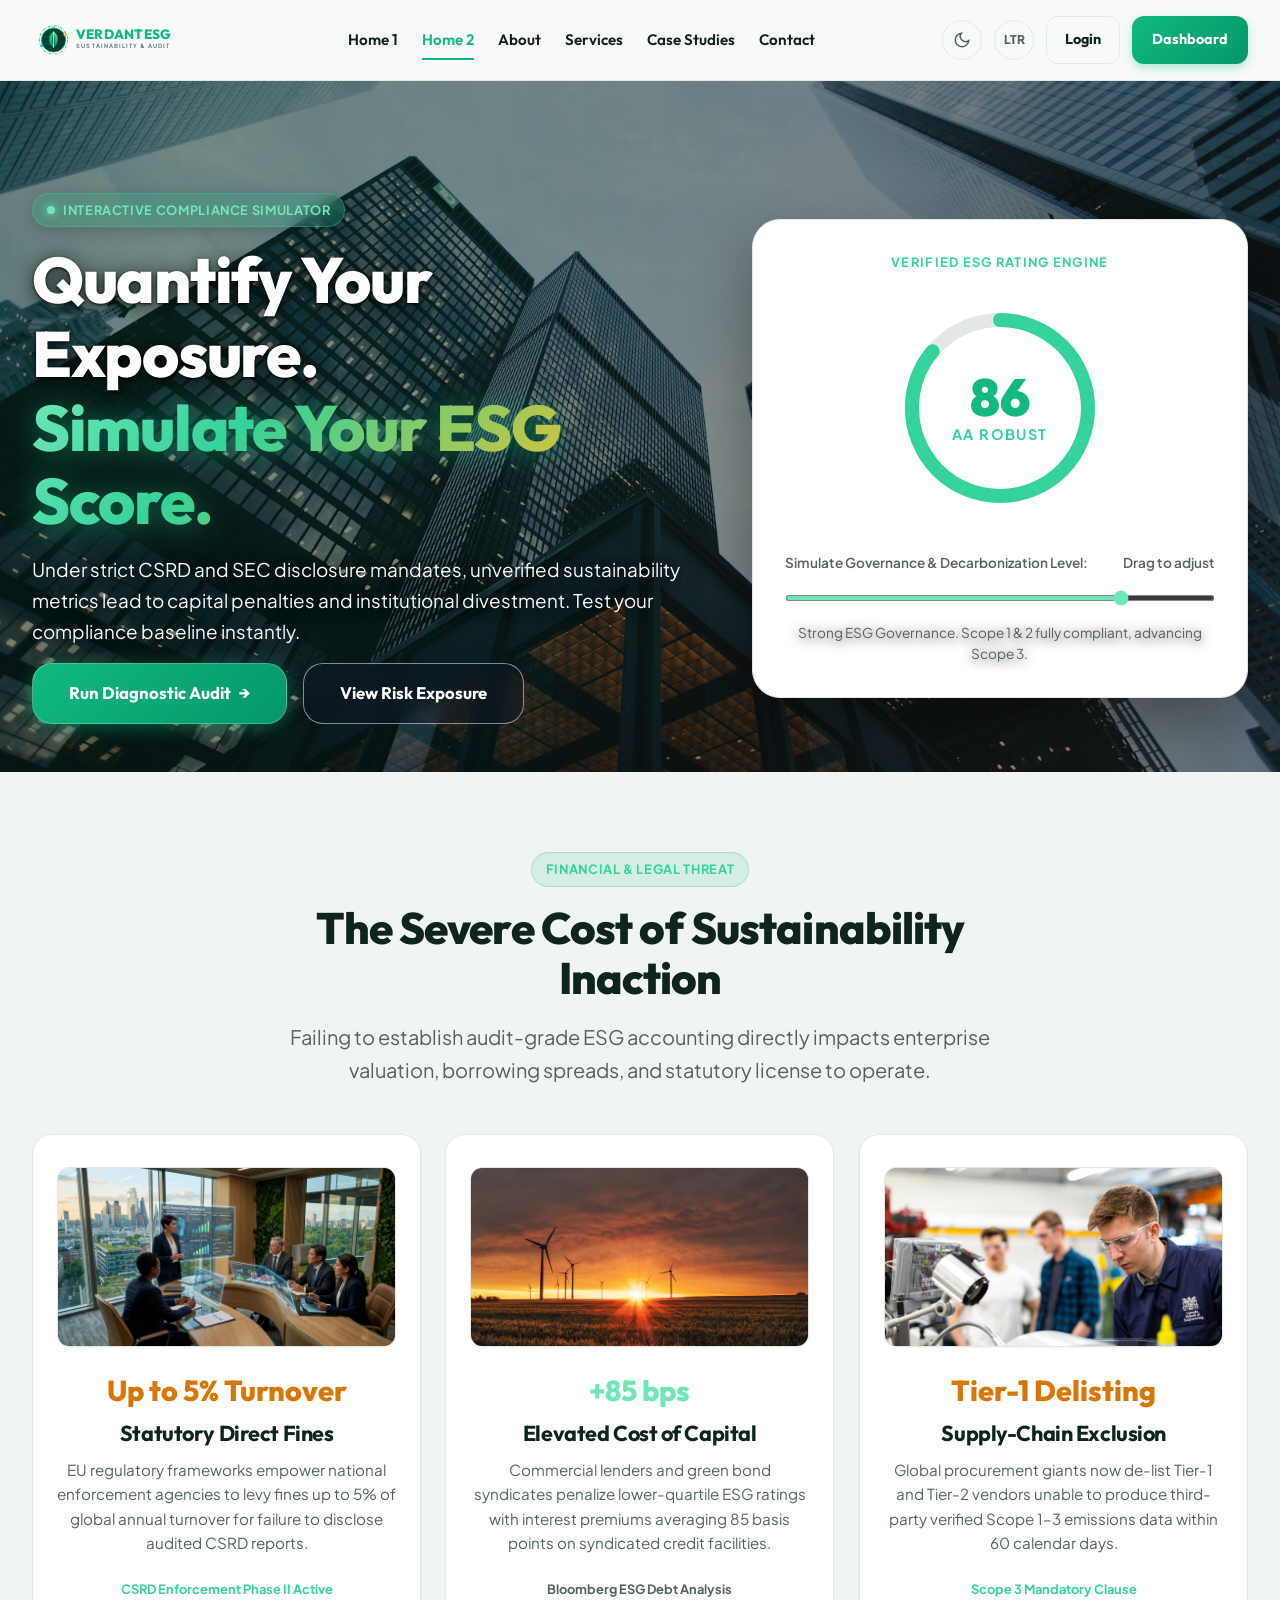
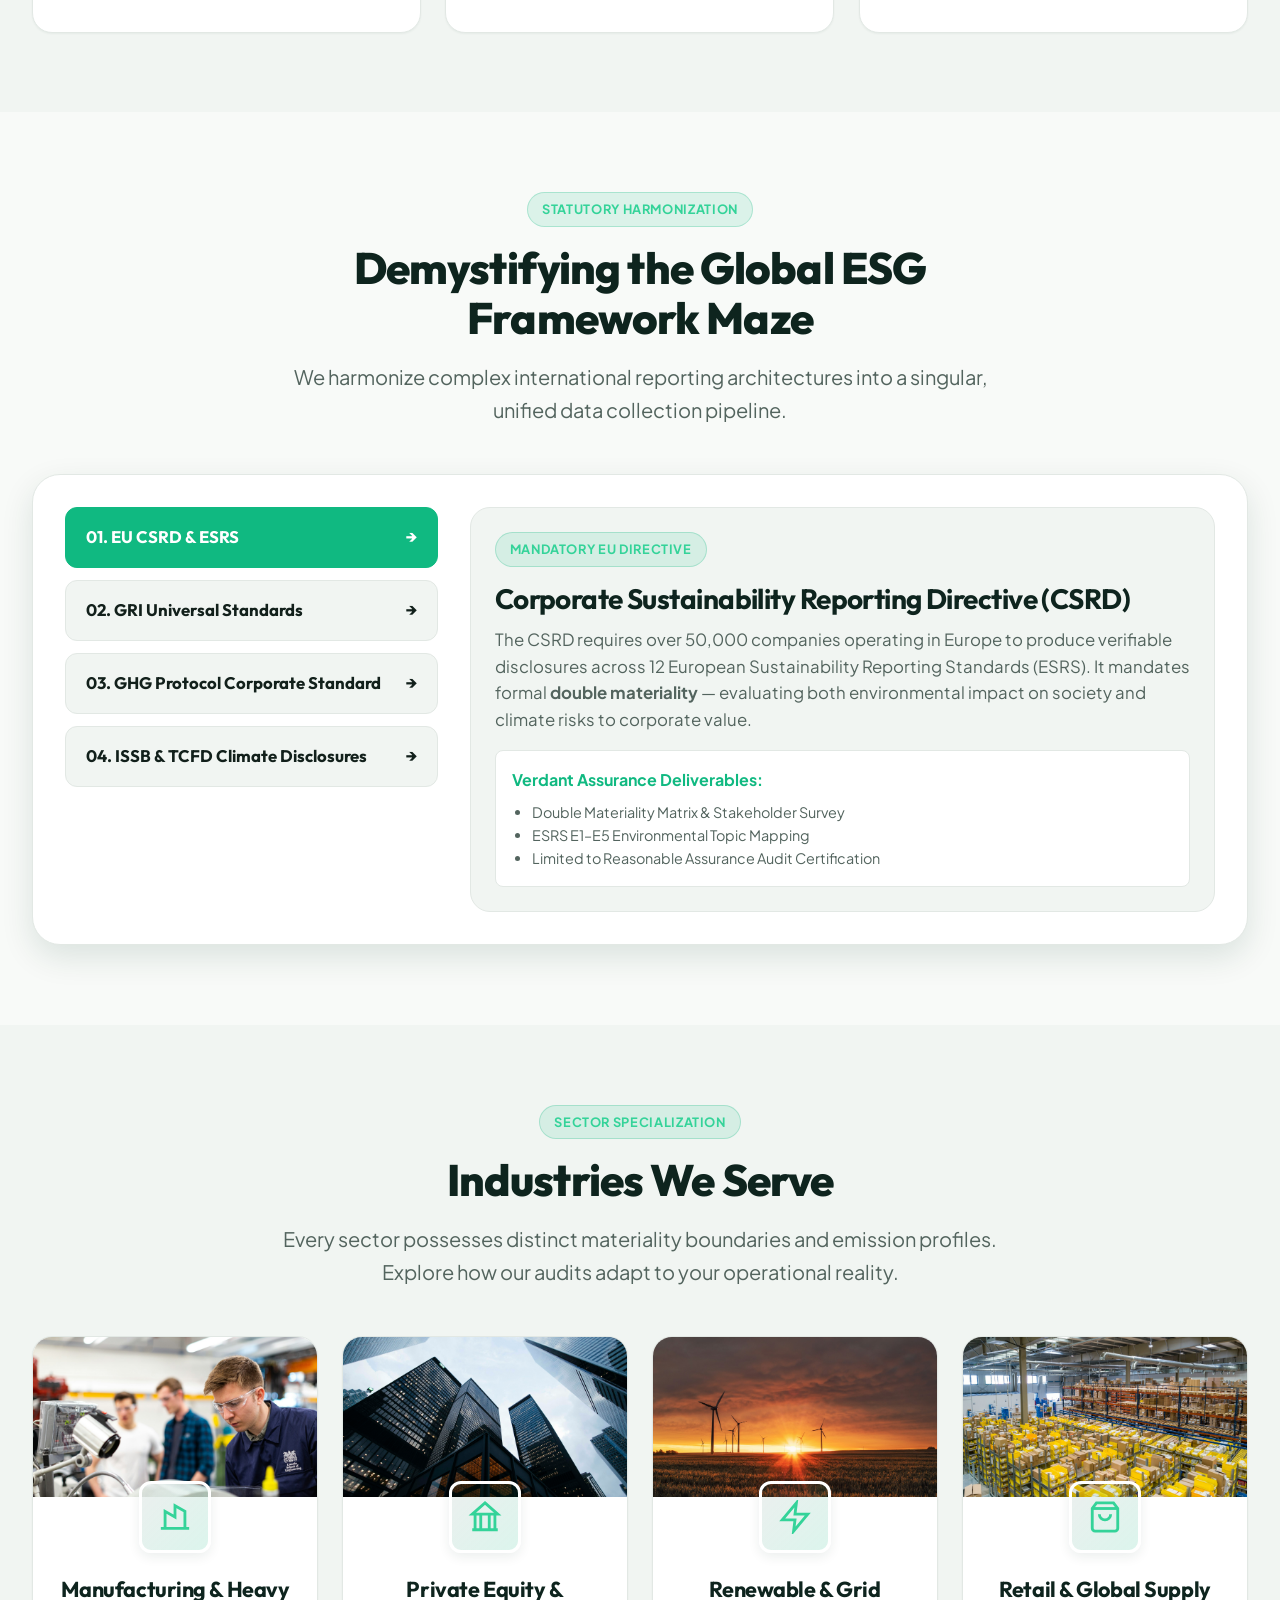
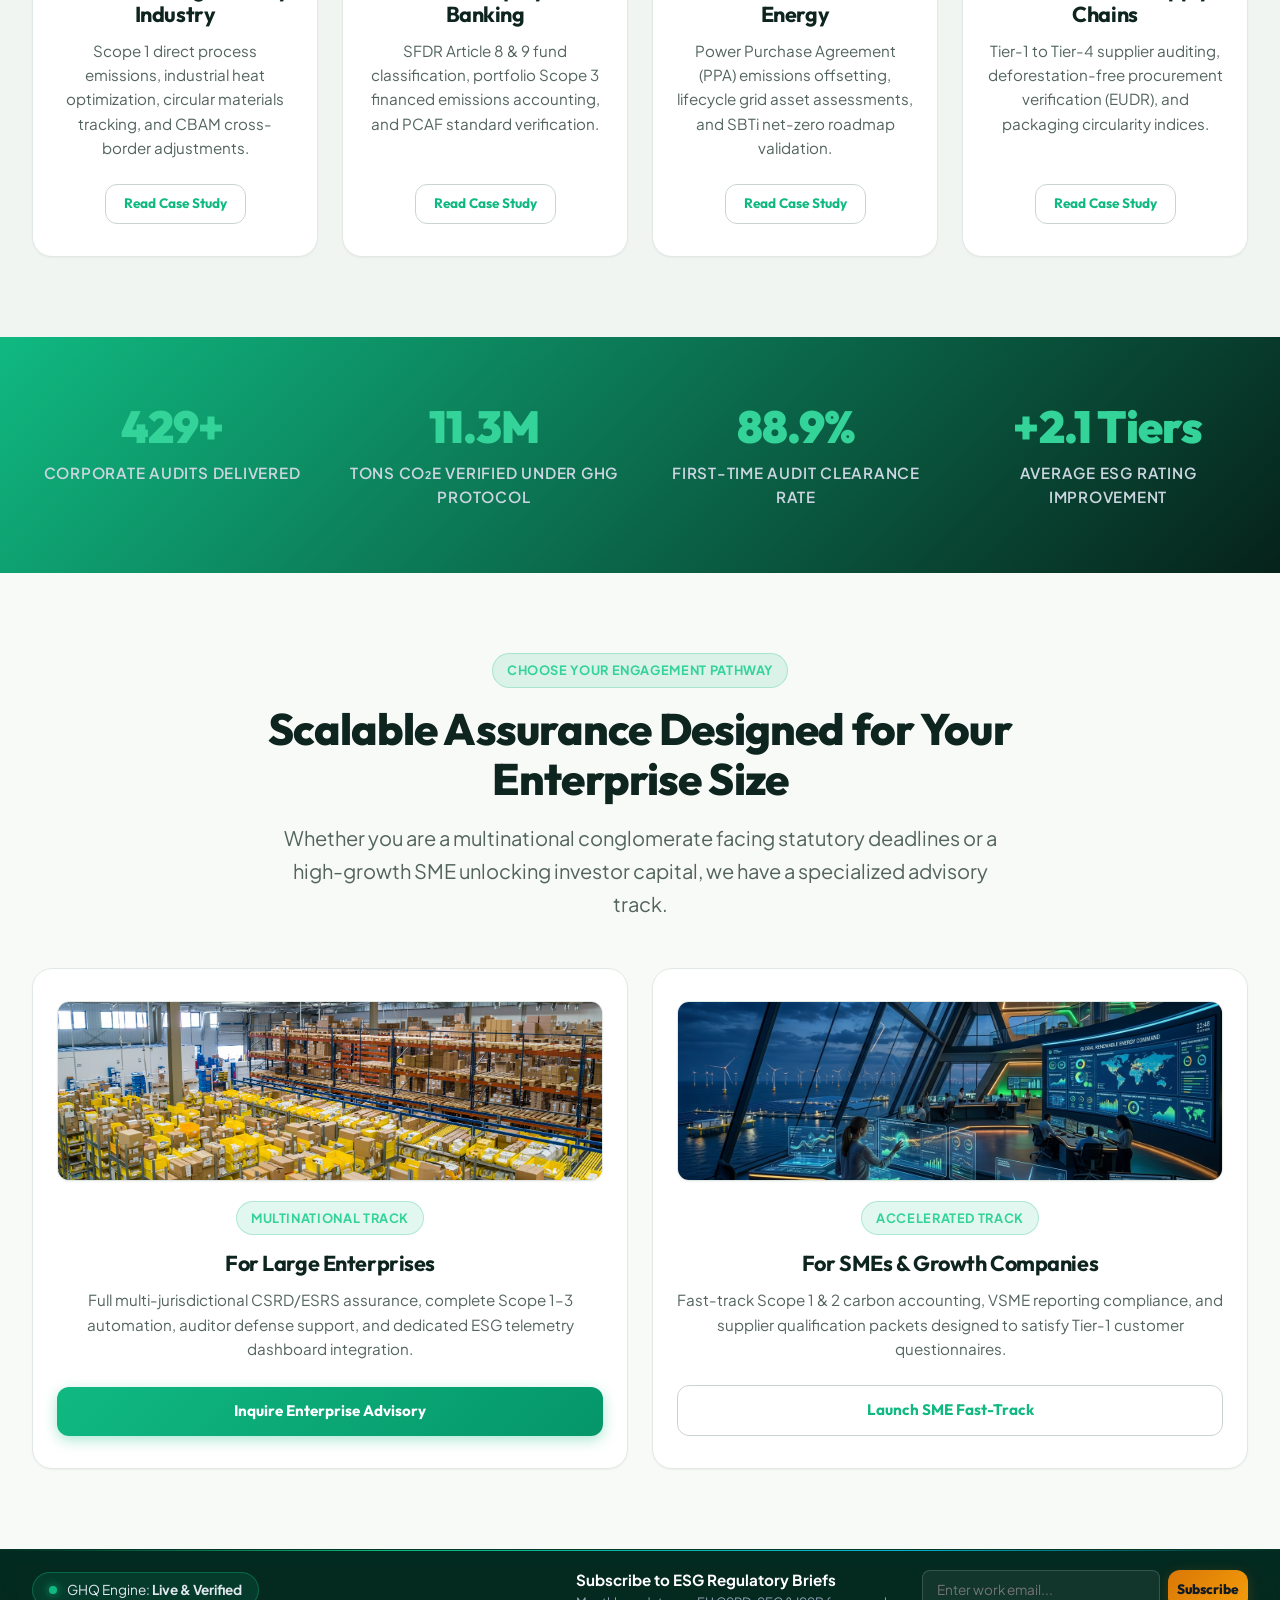
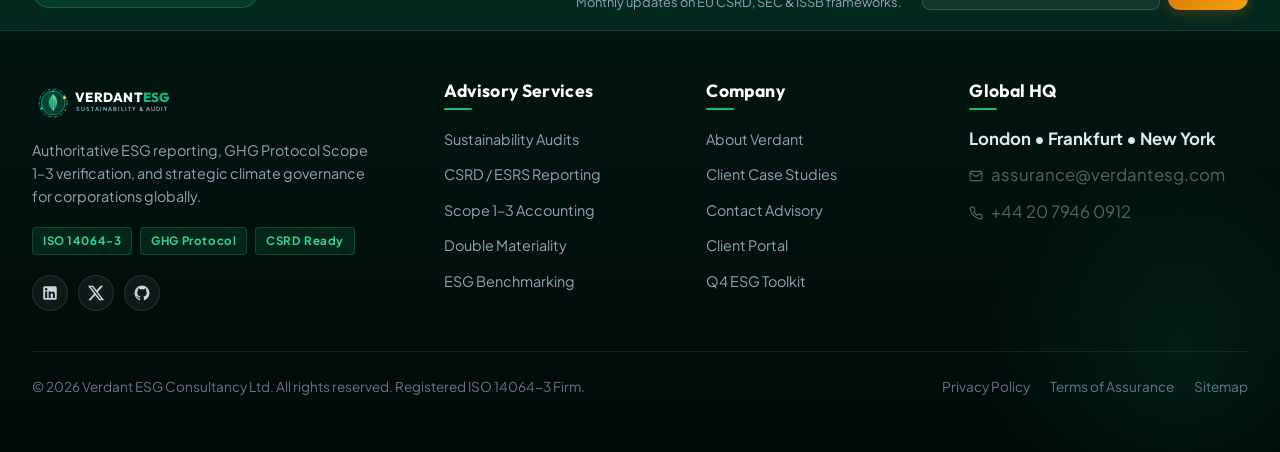
<file: home-2.html>
<!DOCTYPE html>
<html lang="en">
<head>
  <meta charset="UTF-8">
  <meta name="viewport" content="width=device-width, initial-scale=1.0">
  <title>Verdant ESG — Compliance Intelligence &amp; ESG Score Simulator</title>
  <meta name="description" content="Simulate your corporate ESG compliance score, evaluate non-compliance financial risks, and explore our interactive CSRD &amp; GRI framework roadmap.">
  <meta name="keywords" content="ESG score dial, CSRD risk, sustainability compliance, ESG simulator, corporate non-compliance cost">
  
  <link rel="icon" type="image/png" href="assets/images/logo.png">
  <link rel="stylesheet" href="assets/css/style.css">
  <link rel="stylesheet" href="assets/css/dark-mode.css">
  <link rel="stylesheet" href="assets/css/rtl.css">
</head>
<body>

  <!-- ========================================================================
       NAVBAR (STRICT: MAX 4-5 LINKS + LOGIN + DASHBOARD CTA)
       ======================================================================== -->
  <header class="site-header" id="mainHeader">
    <div class="container navbar">
      <a href="index.html" class="navbar-brand" aria-label="Verdant ESG Home">
        <svg viewBox="0 0 280 64" width="180" height="42" fill="none" xmlns="http://www.w3.org/2000/svg">
          <defs>
            <linearGradient id="hdrGlobeGrad" x1="0" y1="0" x2="44" y2="44" gradientUnits="userSpaceOnUse">
              <stop offset="0%" stop-color="#064E3B"/>
              <stop offset="100%" stop-color="#022C22"/>
            </linearGradient>
            <linearGradient id="hdrLeaf1" x1="12" y1="8" x2="32" y2="36" gradientUnits="userSpaceOnUse">
              <stop offset="0%" stop-color="#34D399"/>
              <stop offset="50%" stop-color="#10B981"/>
              <stop offset="100%" stop-color="#059669"/>
            </linearGradient>
            <linearGradient id="hdrLeaf2" x1="22" y1="8" x2="22" y2="36" gradientUnits="userSpaceOnUse">
              <stop offset="0%" stop-color="#6EE7B7"/>
              <stop offset="100%" stop-color="#047857"/>
            </linearGradient>
            <linearGradient id="hdrOrbitGrad" x1="0" y1="0" x2="44" y2="44" gradientUnits="userSpaceOnUse">
              <stop offset="0%" stop-color="#10B981"/>
              <stop offset="50%" stop-color="#06B6D4"/>
              <stop offset="100%" stop-color="#F59E0B"/>
            </linearGradient>
          </defs>
          <g transform="translate(10, 10)">
            <circle cx="22" cy="22" r="21" stroke="url(#hdrOrbitGrad)" stroke-width="1.5" stroke-dasharray="4 2 1 2" opacity="0.9"/>
            <ellipse cx="22" cy="22" rx="21" ry="8" stroke="#10B981" stroke-width="1" stroke-dasharray="2 3" transform="rotate(-25 22 22)" opacity="0.6"/>
            <circle cx="22" cy="22" r="18" fill="url(#hdrGlobeGrad)" stroke="#10B981" stroke-width="1"/>
            <path d="M 4 22 A 18 7 0 0 0 40 22" fill="none" stroke="#10B981" stroke-width="0.75" opacity="0.4"/>
            <path d="M 4 22 A 18 14 0 0 0 40 22" fill="none" stroke="#10B981" stroke-width="0.75" opacity="0.3"/>
            <path d="M 22 4 A 7 18 0 0 0 22 40" fill="none" stroke="#10B981" stroke-width="0.75" opacity="0.4"/>
            <path d="M 22 9 C 14 15 13 25 22 34 C 20 28 20 18 22 9 Z" fill="url(#hdrLeaf1)"/>
            <path d="M 22 9 C 30 15 31 25 22 34 C 24 28 24 18 22 9 Z" fill="url(#hdrLeaf2)"/>
            <path d="M 22 10 V 33" stroke="#ECFDF5" stroke-width="1.2" stroke-linecap="round"/>
            <circle cx="39" cy="14" r="2.5" fill="#F59E0B"/>
            <circle cx="39" cy="14" r="1" fill="#FFFFFF"/>
            <circle cx="5" cy="30" r="1.8" fill="#06B6D4"/>
            <circle cx="22" cy="4" r="1.5" fill="#10B981"/>
          </g>
          <text x="65" y="30" font-family="'Outfit', 'Inter', sans-serif" font-size="20" font-weight="800" fill="currentColor" letter-spacing="0.02em" class="brand-text-main">VERDANT<tspan fill="#10B981">ESG</tspan></text>
          <text x="66" y="44" font-family="'Plus Jakarta Sans', sans-serif" font-size="8.5" font-weight="700" fill="#64748B" letter-spacing="0.18em">SUSTAINABILITY &amp; AUDIT</text>
        </svg>
      </a>

      <nav class="nav-menu" aria-label="Primary Navigation">
        <a href="index.html" class="nav-link">Home 1</a>
        <a href="home-2.html" class="nav-link active">Home 2</a>
        <a href="about.html" class="nav-link">About</a>
        <a href="services.html" class="nav-link">Services</a>
        <a href="case-studies.html" class="nav-link">Case Studies</a>
        <a href="contact.html" class="nav-link">Contact</a>
      </nav>

      <div class="nav-actions">
        <button class="utility-btn js-theme-toggle" aria-label="Toggle Theme" title="Toggle Light/Dark Theme">
          <svg class="icon-moon" width="18" height="18" viewBox="0 0 24 24" fill="none" stroke="currentColor" stroke-width="2">
            <path d="M21 12.79A9 9 0 1 1 11.21 3 7 7 0 0 0 21 12.79z"></path>
          </svg>
          <svg class="icon-sun" width="18" height="18" viewBox="0 0 24 24" fill="none" stroke="currentColor" stroke-width="2" style="display:none;">
            <circle cx="12" cy="12" r="5"></circle>
            <line x1="12" y1="1" x2="12" y2="3"></line>
            <line x1="12" y1="21" x2="12" y2="23"></line>
            <line x1="4.22" y1="4.22" x2="5.64" y2="5.64"></line>
            <line x1="18.36" y1="18.36" x2="19.78" y2="19.78"></line>
            <line x1="1" y1="12" x2="3" y2="12"></line>
            <line x1="21" y1="12" x2="23" y2="12"></line>
            <line x1="4.22" y1="19.78" x2="5.64" y2="18.36"></line>
            <line x1="18.36" y1="5.64" x2="19.78" y2="4.22"></line>
          </svg>
        </button>

        <button class="utility-btn js-rtl-toggle" aria-label="Toggle RTL" style="font-weight: 800; font-size: 0.75rem;">
          LTR
        </button>

        <a href="login.html" class="btn btn-login">Login</a>
        <a href="dashboard.html" class="btn btn-dashboard">Dashboard</a>

        <button class="hamburger-btn" aria-label="Open Mobile Menu">
          <span></span>
          <span></span>
          <span></span>
        </button>
      </div>
    </div>
  </header>

  <!-- Mobile Drawer -->
  <div class="mobile-drawer-backdrop">
    <div class="mobile-drawer">
      <div class="mobile-drawer-header">
        <a href="index.html" class="brand-logo" aria-label="Verdant ESG Home">
          <svg width="220" height="48" viewBox="0 0 220 48" fill="none" xmlns="http://www.w3.org/2000/svg">
            <defs>
              <linearGradient id="hdrGlobeGradMob2" x1="4" y1="4" x2="40" y2="40" gradientUnits="userSpaceOnUse">
                <stop offset="0%" stop-color="#064E3B"/>
                <stop offset="100%" stop-color="#022C22"/>
              </linearGradient>
              <linearGradient id="hdrLeaf1Mob2" x1="12" y1="8" x2="32" y2="36" gradientUnits="userSpaceOnUse">
                <stop offset="0%" stop-color="#34D399"/>
                <stop offset="50%" stop-color="#10B981"/>
                <stop offset="100%" stop-color="#059669"/>
              </linearGradient>
              <linearGradient id="hdrLeaf2Mob2" x1="22" y1="8" x2="22" y2="36" gradientUnits="userSpaceOnUse">
                <stop offset="0%" stop-color="#6EE7B7"/>
                <stop offset="100%" stop-color="#047857"/>
              </linearGradient>
              <linearGradient id="hdrOrbitGradMob2" x1="0" y1="0" x2="44" y2="44" gradientUnits="userSpaceOnUse">
                <stop offset="0%" stop-color="#10B981"/>
                <stop offset="50%" stop-color="#06B6D4"/>
                <stop offset="100%" stop-color="#F59E0B"/>
              </linearGradient>
            </defs>
            <g transform="translate(10, 10)">
              <circle cx="22" cy="22" r="21" stroke="url(#hdrOrbitGradMob2)" stroke-width="1.5" stroke-dasharray="4 2 1 2" opacity="0.9"/>
              <ellipse cx="22" cy="22" rx="21" ry="8" stroke="#10B981" stroke-width="1" stroke-dasharray="2 3" transform="rotate(-25 22 22)" opacity="0.6"/>
              <circle cx="22" cy="22" r="18" fill="url(#hdrGlobeGradMob2)" stroke="#10B981" stroke-width="1"/>
              <path d="M 4 22 A 18 7 0 0 0 40 22" fill="none" stroke="#10B981" stroke-width="0.75" opacity="0.4"/>
              <path d="M 4 22 A 18 14 0 0 0 40 22" fill="none" stroke="#10B981" stroke-width="0.75" opacity="0.3"/>
              <path d="M 22 4 A 7 18 0 0 0 22 40" fill="none" stroke="#10B981" stroke-width="0.75" opacity="0.4"/>
              <path d="M 22 9 C 14 15 13 25 22 34 C 20 28 20 18 22 9 Z" fill="url(#hdrLeaf1Mob2)"/>
              <path d="M 22 9 C 30 15 31 25 22 34 C 24 28 24 18 22 9 Z" fill="url(#hdrLeaf2Mob2)"/>
              <path d="M 22 10 V 33" stroke="#ECFDF5" stroke-width="1.2" stroke-linecap="round"/>
              <circle cx="39" cy="14" r="2.5" fill="#F59E0B"/>
              <circle cx="39" cy="14" r="1" fill="#FFFFFF"/>
              <circle cx="5" cy="30" r="1.8" fill="#06B6D4"/>
              <circle cx="22" cy="4" r="1.5" fill="#10B981"/>
            </g>
            <text x="65" y="30" font-family="'Outfit', 'Inter', sans-serif" font-size="20" font-weight="800" fill="currentColor" letter-spacing="0.02em" class="brand-text-main">VERDANT<tspan fill="#10B981">ESG</tspan></text>
            <text x="66" y="44" font-family="'Plus Jakarta Sans', sans-serif" font-size="8.5" font-weight="700" fill="#64748B" letter-spacing="0.18em">SUSTAINABILITY &amp; AUDIT</text>
          </svg>
        </a>
        <div class="mobile-drawer-actions">
          <button class="utility-btn js-theme-toggle" aria-label="Toggle Theme" title="Toggle Light/Dark Theme">
            <svg class="icon-moon" width="18" height="18" viewBox="0 0 24 24" fill="none" stroke="currentColor" stroke-width="2">
              <path d="M21 12.79A9 9 0 1 1 11.21 3 7 7 0 0 0 21 12.79z"></path>
            </svg>
            <svg class="icon-sun" width="18" height="18" viewBox="0 0 24 24" fill="none" stroke="currentColor" stroke-width="2" style="display:none;">
              <circle cx="12" cy="12" r="5"></circle>
              <line x1="12" y1="1" x2="12" y2="3"></line>
              <line x1="12" y1="21" x2="12" y2="23"></line>
              <line x1="4.22" y1="4.22" x2="5.64" y2="5.64"></line>
              <line x1="18.36" y1="18.36" x2="19.78" y2="19.78"></line>
              <line x1="1" y1="12" x2="3" y2="12"></line>
              <line x1="21" y1="12" x2="23" y2="12"></line>
              <line x1="4.22" y1="19.78" x2="5.64" y2="18.36"></line>
              <line x1="18.36" y1="5.64" x2="19.78" y2="4.22"></line>
            </svg>
          </button>
          <button class="utility-btn js-rtl-toggle" aria-label="Toggle RTL" title="Toggle RTL Layout" style="font-weight: 800; font-size: 0.75rem;">
            LTR
          </button>
          <button class="utility-btn js-drawer-close" aria-label="Close Menu">✕</button>
        </div>
      </div>
      <div class="mobile-nav-links">
        <a href="index.html" class="mobile-nav-link">Home 1</a>
        <a href="home-2.html" class="mobile-nav-link active">Home 2</a>
        <a href="about.html" class="mobile-nav-link">About</a>
        <a href="services.html" class="mobile-nav-link">Services</a>
        <a href="case-studies.html" class="mobile-nav-link">Case Studies</a>
        <a href="contact.html" class="mobile-nav-link">Contact</a>
      </div>
      <div class="mobile-drawer-footer">
        <a href="login.html" class="btn btn-outline" style="width: 100%;">Login</a>
        <a href="dashboard.html" class="btn btn-primary" style="width: 100%;">Dashboard</a>
      </div>
    </div>
  </div>

  <main>
    <!-- ========================================================================
         HOME 2 SECTION 1: SPLIT-SCREEN HERO WITH ANIMATED ESG SCORE GAUGE/DIAL
         ======================================================================== -->
    <section class="hero-home-2">
      <div class="container">
        <div class="hero-split-grid">
          <!-- Left Column: Risk & Action Narrative -->
          <div>
            <div class="badge">
              <span class="badge-dot"></span>
              Interactive Compliance Simulator
            </div>
            <h1>
              Quantify Your Exposure. <span class="text-gradient">Simulate Your ESG Score.</span>
            </h1>
            <p class="lead-text">
              Under strict CSRD and SEC disclosure mandates, unverified sustainability metrics lead to capital penalties and institutional divestment. Test your compliance baseline instantly.
            </p>
            <div class="btn-group">
              <a href="contact.html" class="btn btn-primary btn-lg">
                Run Diagnostic Audit
                <span class="icon-arrow-right">→</span>
              </a>
              <a href="#cost-of-risk" class="btn btn-outline btn-lg">
                View Risk Exposure
              </a>
            </div>
          </div>

          <!-- Right Column: Interactive ESG Score Dial/Gauge -->
          <div>
            <div class="gauge-card">
              <div style="font-size: 0.8rem; text-transform: uppercase; letter-spacing: 0.1em; font-weight: 700; color: var(--color-primary-light); margin-bottom: 16px;">
                Verified ESG Rating Engine
              </div>

              <div class="dial-wrapper">
                <svg width="240" height="240" viewBox="0 0 240 240">
                  <!-- Background Track Circle -->
                  <circle cx="120" cy="120" r="88" stroke="var(--color-border)" stroke-width="14" fill="none"/>
                  <!-- Interactive Progress Arc -->
                  <circle id="gaugeCircle" cx="120" cy="120" r="88" stroke="#10B981" stroke-width="14" fill="none"
                          stroke-linecap="round" transform="rotate(-90 120 120)" style="transition: stroke-dashoffset 0.3s ease, stroke 0.3s ease;"/>
                </svg>

                <div class="dial-center">
                  <div class="dial-score" id="gaugeScoreVal">86</div>
                  <div class="dial-tier" id="gaugeTierVal">AAA Prime</div>
                </div>
              </div>

              <!-- Interactive Simulator Slider -->
              <div class="gauge-slider-box">
                <label for="esgScoreSlider">
                  <span>Simulate Governance &amp; Decarbonization Level:</span>
                  <span id="sliderValDisplay">Drag to adjust</span>
                </label>
                <input type="range" id="esgScoreSlider" class="esg-slider" min="40" max="98" value="86">
              </div>

              <p id="gaugeComment" style="font-size: 0.85rem; color: var(--color-text-muted); margin-top: 14px; margin-bottom: 0;">
                Top Decile ESG Performance. Audit-ready compliance for EU CSRD &amp; SEC.
              </p>
            </div>
          </div>
        </div>
      </div>
    </section>

    <!-- ========================================================================
         HOME 2 SECTION 2: THE COST OF NON-COMPLIANCE (RISK-FRAMED SECTION)
         ======================================================================== -->
    <section class="section section-subtle" id="cost-of-risk">
      <div class="container">
        <div class="section-header">
          <div class="badge">
            Financial &amp; Legal Threat
          </div>
          <h2>The Severe Cost of Sustainability Inaction</h2>
          <p class="lead-text" style="margin-left: auto; margin-right: auto;">
            Failing to establish audit-grade ESG accounting directly impacts enterprise valuation, borrowing spreads, and statutory license to operate.
          </p>
        </div>

        <div class="card-grid card-grid-3">
          <!-- Risk 1 -->
          <div class="esg-card tilt-card">
            <div class="card-img-top">
              <img src="assets/images/hero_boardroom.jpg" alt="Statutory Direct Fines Governance Risk" loading="lazy">
            </div>
            <div style="font-family: var(--font-display); font-size: 1.8rem; font-weight: 800; color: var(--color-accent); margin-bottom: 8px;">
              Up to 5% Turnover
            </div>
            <h3>Statutory Direct Fines</h3>
            <p>
              EU regulatory frameworks empower national enforcement agencies to levy fines up to 5% of global annual turnover for failure to disclose audited CSRD reports.
            </p>
            <span style="font-size: 0.8rem; font-weight: 700; color: var(--color-primary-light);">CSRD Enforcement Phase II Active</span>
          </div>

          <!-- Risk 2 -->
          <div class="esg-card tilt-card">
            <div class="card-img-top">
              <img src="assets/images/case_energy.jpg" alt="Elevated Cost of Capital Financial Risk" loading="lazy">
            </div>
            <div style="font-family: var(--font-display); font-size: 1.8rem; font-weight: 800; color: var(--color-primary-glow); margin-bottom: 8px;">
              +85 bps
            </div>
            <h3>Elevated Cost of Capital</h3>
            <p>
              Commercial lenders and green bond syndicates penalize lower-quartile ESG ratings with interest premiums averaging 85 basis points on syndicated credit facilities.
            </p>
            <span style="font-size: 0.8rem; font-weight: 700; color: var(--color-text-muted);">Bloomberg ESG Debt Analysis</span>
          </div>

          <!-- Risk 3 -->
          <div class="esg-card tilt-card">
            <div class="card-img-top">
              <img src="assets/images/case_manufacturing.jpg" alt="Supply-Chain Exclusion Risk" loading="lazy">
            </div>
            <div style="font-family: var(--font-display); font-size: 1.8rem; font-weight: 800; color: var(--color-accent); margin-bottom: 8px;">
              Tier-1 Delisting
            </div>
            <h3>Supply-Chain Exclusion</h3>
            <p>
              Global procurement giants now de-list Tier-1 and Tier-2 vendors unable to produce third-party verified Scope 1–3 emissions data within 60 calendar days.
            </p>
            <span style="font-size: 0.8rem; font-weight: 700; color: var(--color-primary-light);">Scope 3 Mandatory Clause</span>
          </div>
        </div>
      </div>
    </section>

    <!-- ========================================================================
         HOME 2 SECTION 3: FRAMEWORK EXPLAINER (INTERACTIVE STEPPER / DIAGRAM)
         ======================================================================== -->
    <section class="section">
      <div class="container">
        <div class="section-header">
          <div class="badge">Statutory Harmonization</div>
          <h2>Demystifying the Global ESG Framework Maze</h2>
          <p class="lead-text" style="margin-left: auto; margin-right: auto;">
            We harmonize complex international reporting architectures into a singular, unified data collection pipeline.
          </p>
        </div>

        <div class="framework-stepper">
          <!-- Stepper Tab Buttons -->
          <div class="framework-nav" role="tablist">
            <button class="framework-tab-btn active js-framework-btn" data-framework="csrd" role="tab">
              <span>01. EU CSRD &amp; ESRS</span>
              <span class="icon-arrow-right">→</span>
            </button>
            <button class="framework-tab-btn js-framework-btn" data-framework="gri" role="tab">
              <span>02. GRI Universal Standards</span>
              <span class="icon-arrow-right">→</span>
            </button>
            <button class="framework-tab-btn js-framework-btn" data-framework="ghg" role="tab">
              <span>03. GHG Protocol Corporate Standard</span>
              <span class="icon-arrow-right">→</span>
            </button>
            <button class="framework-tab-btn js-framework-btn" data-framework="tcfd" role="tab">
              <span>04. ISSB &amp; TCFD Climate Disclosures</span>
              <span class="icon-arrow-right">→</span>
            </button>
          </div>

          <!-- Stepper Detail Panels -->
          <div class="framework-content">
            <!-- Panel 1: CSRD -->
            <div class="framework-detail-panel active js-framework-panel" id="panel-csrd" role="tabpanel">
              <div class="badge">Mandatory EU Directive</div>
              <h3>Corporate Sustainability Reporting Directive (CSRD)</h3>
              <p>
                The CSRD requires over 50,000 companies operating in Europe to produce verifiable disclosures across 12 European Sustainability Reporting Standards (ESRS). It mandates formal <strong>double materiality</strong> — evaluating both environmental impact on society and climate risks to corporate value.
              </p>
              <div style="background: var(--color-surface); padding: 16px; border-radius: 8px; border: 1px solid var(--color-border); margin-top: 16px;">
                <strong style="color: var(--color-primary);">Verdant Assurance Deliverables:</strong>
                <ul style="margin-top: 8px; list-style: disc; padding-left: 20px; font-size: 0.9rem; color: var(--color-text-muted);">
                  <li>Double Materiality Matrix &amp; Stakeholder Survey</li>
                  <li>ESRS E1–E5 Environmental Topic Mapping</li>
                  <li>Limited to Reasonable Assurance Audit Certification</li>
                </ul>
              </div>
            </div>

            <!-- Panel 2: GRI -->
            <div class="framework-detail-panel js-framework-panel" id="panel-gri" role="tabpanel">
              <div class="badge">Global Benchmark</div>
              <h3>Global Reporting Initiative (GRI)</h3>
              <p>
                GRI represents the world's most widely adopted public sustainability reporting framework. It emphasizes multi-stakeholder impact accountability, detailing how organizational operations influence economic, environmental, and human rights factors globally.
              </p>
              <div style="background: var(--color-surface); padding: 16px; border-radius: 8px; border: 1px solid var(--color-border); margin-top: 16px;">
                <strong style="color: var(--color-primary);">Verdant Assurance Deliverables:</strong>
                <ul style="margin-top: 8px; list-style: disc; padding-left: 20px; font-size: 0.9rem; color: var(--color-text-muted);">
                  <li>GRI Content Index &amp; Disclosures Alignment</li>
                  <li>Human Rights Due Diligence (GRI 2)</li>
                  <li>Sector-Specific Standards Verification</li>
                </ul>
              </div>
            </div>

            <!-- Panel 3: GHG -->
            <div class="framework-detail-panel js-framework-panel" id="panel-ghg" role="tabpanel">
              <div class="badge">Carbon Accounting Engine</div>
              <h3>Greenhouse Gas Protocol (Scope 1, 2, 3)</h3>
              <p>
                The GHG Protocol establishes comprehensive global standardized frameworks to measure and manage greenhouse gas emissions from private and public sector operations, value chains, and mitigation actions.
              </p>
              <div style="background: var(--color-surface); padding: 16px; border-radius: 8px; border: 1px solid var(--color-border); margin-top: 16px;">
                <strong style="color: var(--color-primary);">Verdant Assurance Deliverables:</strong>
                <ul style="margin-top: 8px; list-style: disc; padding-left: 20px; font-size: 0.9rem; color: var(--color-text-muted);">
                  <li>Scope 1 Direct Combustion &amp; Fleet Inventory</li>
                  <li>Scope 2 Market-Based vs Location-Based Power Verification</li>
                  <li>Scope 3 Upstream &amp; Downstream Value Chain Modeling</li>
                </ul>
              </div>
            </div>

            <!-- Panel 4: TCFD -->
            <div class="framework-detail-panel js-framework-panel" id="panel-tcfd" role="tabpanel">
              <div class="badge">Capital Markets Framework</div>
              <h3>ISSB S1 &amp; S2 (Incorporating TCFD)</h3>
              <p>
                Governed by the International Sustainability Standards Board (ISSB), these standards establish a comprehensive global baseline of sustainability-related financial disclosures for investors and capital markets.
              </p>
              <div style="background: var(--color-surface); padding: 16px; border-radius: 8px; border: 1px solid var(--color-border); margin-top: 16px;">
                <strong style="color: var(--color-primary);">Verdant Assurance Deliverables:</strong>
                <ul style="margin-top: 8px; list-style: disc; padding-left: 20px; font-size: 0.9rem; color: var(--color-text-muted);">
                  <li>2°C &amp; 1.5°C Climate Scenario Analysis</li>
                  <li>Physical vs Transition Financial Risk Quantification</li>
                  <li>Executive Board Governance &amp; Oversight Disclosures</li>
                </ul>
              </div>
            </div>
          </div>
        </div>
      </div>
    </section>

    <!-- ========================================================================
         HOME 2 SECTION 4: INDUSTRIES WE SERVE (SEGMENTED TABS)
         ======================================================================== -->
    <section class="section section-subtle" id="industries">
      <div class="container">
        <div class="section-header">
          <div class="badge">Sector Specialization</div>
          <h2>Industries We Serve</h2>
          <p class="lead-text" style="margin-left: auto; margin-right: auto;">
            Every sector possesses distinct materiality boundaries and emission profiles. Explore how our audits adapt to your operational reality.
          </p>
        </div>

        <div class="card-grid card-grid-4">
          <!-- Industry 1: Manufacturing -->
          <div class="esg-card tilt-card" style="padding-top: 0; overflow: hidden;">
            <div style="width: calc(100% + 48px); height: 160px; margin: 0 -24px 20px -24px; overflow: hidden;">
              <img src="assets/images/case_manufacturing.jpg" alt="Manufacturing & Heavy Industry" style="width: 100%; height: 100%; object-fit: cover;">
            </div>
            <div class="card-icon" style="margin-top: -36px; border: 3px solid var(--color-surface); box-shadow: var(--shadow-md);">
              <svg viewBox="0 0 24 24" fill="none" stroke="currentColor" stroke-width="2">
                <path d="M2 20h20M5 20V8l7 4V4l7 4v12"></path>
              </svg>
            </div>
            <h3>Manufacturing &amp; Heavy Industry</h3>
            <p>Scope 1 direct process emissions, industrial heat optimization, circular materials tracking, and CBAM cross-border adjustments.</p>
            <a href="case-studies.html" class="btn btn-outline btn-sm">Read Case Study</a>
          </div>

          <!-- Industry 2: Financial Institutions -->
          <div class="esg-card tilt-card" style="padding-top: 0; overflow: hidden;">
            <div style="width: calc(100% + 48px); height: 160px; margin: 0 -24px 20px -24px; overflow: hidden;">
              <img src="assets/images/case_finance.jpg" alt="Financial Institutions" style="width: 100%; height: 100%; object-fit: cover;">
            </div>
            <div class="card-icon" style="margin-top: -36px; border: 3px solid var(--color-surface); box-shadow: var(--shadow-md);">
              <svg viewBox="0 0 24 24" fill="none" stroke="currentColor" stroke-width="2">
                <path d="M3 21h18M3 10h18M5 10v11M19 10v11M9 10v11M15 10v11M12 2l9 8H3z"></path>
              </svg>
            </div>
            <h3>Private Equity &amp; Banking</h3>
            <p>SFDR Article 8 &amp; 9 fund classification, portfolio Scope 3 financed emissions accounting, and PCAF standard verification.</p>
            <a href="case-studies.html" class="btn btn-outline btn-sm">Read Case Study</a>
          </div>

          <!-- Industry 3: Energy & Utilities -->
          <div class="esg-card tilt-card" style="padding-top: 0; overflow: hidden;">
            <div style="width: calc(100% + 48px); height: 160px; margin: 0 -24px 20px -24px; overflow: hidden;">
              <img src="assets/images/case_energy.jpg" alt="Clean Energy & Utilities" style="width: 100%; height: 100%; object-fit: cover;">
            </div>
            <div class="card-icon" style="margin-top: -36px; border: 3px solid var(--color-surface); box-shadow: var(--shadow-md);">
              <svg viewBox="0 0 24 24" fill="none" stroke="currentColor" stroke-width="2">
                <polygon points="13 2 3 14 12 14 11 22 21 10 12 10 13 2"></polygon>
              </svg>
            </div>
            <h3>Renewable &amp; Grid Energy</h3>
            <p>Power Purchase Agreement (PPA) emissions offsetting, lifecycle grid asset assessments, and SBTi net-zero roadmap validation.</p>
            <a href="case-studies.html" class="btn btn-outline btn-sm">Read Case Study</a>
          </div>

          <!-- Industry 4: Retail & Consumer Goods -->
          <div class="esg-card tilt-card" style="padding-top: 0; overflow: hidden;">
            <div style="width: calc(100% + 48px); height: 160px; margin: 0 -24px 20px -24px; overflow: hidden;">
              <img src="assets/images/case_retail.jpg" alt="Retail & Global Supply Chains" style="width: 100%; height: 100%; object-fit: cover;">
            </div>
            <div class="card-icon" style="margin-top: -36px; border: 3px solid var(--color-surface); box-shadow: var(--shadow-md);">
              <svg viewBox="0 0 24 24" fill="none" stroke="currentColor" stroke-width="2">
                <path d="M6 2L3 6v14a2 2 0 0 0 2 2h14a2 2 0 0 0 2-2V6l-3-4z"></path>
                <line x1="3" y1="6" x2="21" y2="6"></line>
                <path d="M16 10a4 4 0 0 1-8 0"></path>
              </svg>
            </div>
            <h3>Retail &amp; Global Supply Chains</h3>
            <p>Tier-1 to Tier-4 supplier auditing, deforestation-free procurement verification (EUDR), and packaging circularity indices.</p>
            <a href="case-studies.html" class="btn btn-outline btn-sm">Read Case Study</a>
          </div>
        </div>
      </div>
    </section>

    <!-- ========================================================================
         HOME 2 SECTION 5: BY THE NUMBERS (ANIMATED DEDICATED STATS SECTION)
         ======================================================================== -->
    <section class="stats-strip">
      <div class="container">
        <div class="stats-grid">
          <!-- Stat 1 -->
          <div class="stat-item">
            <h3 data-counter="480" data-suffix="+">480+</h3>
            <p>Corporate Audits Delivered</p>
          </div>

          <!-- Stat 2 -->
          <div class="stat-item">
            <h3 data-counter="12.6" data-decimals="1" data-suffix="M">12.6M</h3>
            <p>Tons CO₂e Verified Under GHG Protocol</p>
          </div>

          <!-- Stat 3 -->
          <div class="stat-item">
            <h3 data-counter="99.4" data-decimals="1" data-suffix="%">99.4%</h3>
            <p>First-Time Audit Clearance Rate</p>
          </div>

          <!-- Stat 4 -->
          <div class="stat-item">
            <h3 data-counter="2.4" data-decimals="1" data-prefix="+" data-suffix=" Tiers">+2.4 Tiers</h3>
            <p>Average ESG Rating Improvement</p>
          </div>
        </div>
      </div>
    </section>

    <!-- ========================================================================
         HOME 2 SECTION 6: DUAL CTA BANNER (ENTERPRISE VS SME)
         ======================================================================== -->
    <section class="section">
      <div class="container">
        <div class="section-header">
          <div class="badge">Choose Your Engagement Pathway</div>
          <h2>Scalable Assurance Designed for Your Enterprise Size</h2>
          <p class="lead-text" style="margin-left: auto; margin-right: auto;">
            Whether you are a multinational conglomerate facing statutory deadlines or a high-growth SME unlocking investor capital, we have a specialized advisory track.
          </p>
        </div>

        <div class="card-grid card-grid-2">
          <!-- Path 1: For Enterprises -->
          <div class="esg-card tilt-card">
            <div class="card-img-top">
              <img src="assets/images/case_retail.jpg" alt="Multinational Large Enterprise Advisory" loading="lazy">
            </div>
            <div class="badge">Multinational Track</div>
            <h3>For Large Enterprises</h3>
            <p>
              Full multi-jurisdictional CSRD/ESRS assurance, complete Scope 1–3 automation, auditor defense support, and dedicated ESG telemetry dashboard integration.
            </p>
            <a href="contact.html" class="btn btn-primary" style="width: 100%;">
              Inquire Enterprise Advisory
            </a>
          </div>

          <!-- Path 2: For SMEs -->
          <div class="esg-card tilt-card">
            <div class="card-img-top">
              <img src="assets/images/hero_clean_tech.jpg" alt="SME & Growth Companies Fast-Track" loading="lazy">
            </div>
            <div class="badge">Accelerated Track</div>
            <h3>For SMEs &amp; Growth Companies</h3>
            <p>
              Fast-track Scope 1 &amp; 2 carbon accounting, VSME reporting compliance, and supplier qualification packets designed to satisfy Tier-1 customer questionnaires.
            </p>
            <a href="contact.html" class="btn btn-outline" style="width: 100%;">
              Launch SME Fast-Track
            </a>
          </div>
        </div>
      </div>
    </section>
  </main>

  <!-- FOOTER -->
    <footer class="site-footer">
    <div class="footer-top-bar">
      <div class="container footer-top-wrapper">
        <div class="footer-status-pill">
          <span class="status-dot"></span>
          <span>GHQ Engine: <strong>Live &amp; Verified</strong></span>
        </div>
        <div class="footer-newsletter-box">
          <div class="newsletter-text">
            <strong>Subscribe to ESG Regulatory Briefs</strong>
            <span>Monthly updates on EU CSRD, SEC &amp; ISSB frameworks.</span>
          </div>
          <form class="newsletter-form js-validate-form">
            <input type="email" placeholder="Enter work email..." required class="form-control footer-input">
            <button type="submit" class="btn btn-accent btn-sm">Subscribe</button>
          </form>
        </div>
      </div>
    </div>

    <div class="container footer-main">
      <div class="footer-grid">
        <!-- Brand Column -->
        <div class="footer-brand-col">
          <a href="index.html" class="navbar-brand footer-logo">
            <svg viewBox="0 0 280 64" width="160" height="38" fill="none" xmlns="http://www.w3.org/2000/svg">
          <defs>
            <linearGradient id="ftrGlobeGrad" x1="0" y1="0" x2="44" y2="44" gradientUnits="userSpaceOnUse">
              <stop offset="0%" stop-color="#064E3B"/>
              <stop offset="100%" stop-color="#022C22"/>
            </linearGradient>
            <linearGradient id="ftrLeaf1" x1="12" y1="8" x2="32" y2="36" gradientUnits="userSpaceOnUse">
              <stop offset="0%" stop-color="#34D399"/>
              <stop offset="50%" stop-color="#10B981"/>
              <stop offset="100%" stop-color="#059669"/>
            </linearGradient>
            <linearGradient id="ftrLeaf2" x1="22" y1="8" x2="22" y2="36" gradientUnits="userSpaceOnUse">
              <stop offset="0%" stop-color="#6EE7B7"/>
              <stop offset="100%" stop-color="#047857"/>
            </linearGradient>
            <linearGradient id="ftrOrbitGrad" x1="0" y1="0" x2="44" y2="44" gradientUnits="userSpaceOnUse">
              <stop offset="0%" stop-color="#10B981"/>
              <stop offset="50%" stop-color="#06B6D4"/>
              <stop offset="100%" stop-color="#F59E0B"/>
            </linearGradient>
          </defs>
          <g transform="translate(10, 10)">
            <circle cx="22" cy="22" r="21" stroke="url(#ftrOrbitGrad)" stroke-width="1.5" stroke-dasharray="4 2 1 2" opacity="0.9"/>
            <ellipse cx="22" cy="22" rx="21" ry="8" stroke="#10B981" stroke-width="1" stroke-dasharray="2 3" transform="rotate(-25 22 22)" opacity="0.6"/>
            <circle cx="22" cy="22" r="18" fill="url(#ftrGlobeGrad)" stroke="#10B981" stroke-width="1"/>
            <path d="M 4 22 A 18 7 0 0 0 40 22" fill="none" stroke="#10B981" stroke-width="0.75" opacity="0.4"/>
            <path d="M 4 22 A 18 14 0 0 0 40 22" fill="none" stroke="#10B981" stroke-width="0.75" opacity="0.3"/>
            <path d="M 22 4 A 7 18 0 0 0 22 40" fill="none" stroke="#10B981" stroke-width="0.75" opacity="0.4"/>
            <path d="M 22 9 C 14 15 13 25 22 34 C 20 28 20 18 22 9 Z" fill="url(#ftrLeaf1)"/>
            <path d="M 22 9 C 30 15 31 25 22 34 C 24 28 24 18 22 9 Z" fill="url(#ftrLeaf2)"/>
            <path d="M 22 10 V 33" stroke="#ECFDF5" stroke-width="1.2" stroke-linecap="round"/>
            <circle cx="39" cy="14" r="2.5" fill="#F59E0B"/>
            <circle cx="39" cy="14" r="1" fill="#FFFFFF"/>
            <circle cx="5" cy="30" r="1.8" fill="#06B6D4"/>
            <circle cx="22" cy="4" r="1.5" fill="#10B981"/>
          </g>
          <text x="65" y="30" font-family="'Outfit', 'Inter', sans-serif" font-size="20" font-weight="800" fill="#FFFFFF" letter-spacing="0.02em">VERDANT<tspan fill="#10B981">ESG</tspan></text>
          <text x="66" y="44" font-family="'Plus Jakarta Sans', sans-serif" font-size="8.5" font-weight="700" fill="#94A3B8" letter-spacing="0.18em">SUSTAINABILITY &amp; AUDIT</text>
        </svg>
          </a>
          <p class="footer-desc">
            Authoritative ESG reporting, GHG Protocol Scope 1–3 verification, and strategic climate governance for corporations globally.
          </p>
          <div class="footer-badges">
            <span class="cert-badge">ISO 14064-3</span>
            <span class="cert-badge">GHG Protocol</span>
            <span class="cert-badge">CSRD Ready</span>
          </div>
          <div class="footer-socials">
            <a href="#" aria-label="LinkedIn" class="social-btn">
              <svg width="18" height="18" fill="currentColor" viewBox="0 0 24 24"><path d="M19 3a2 2 0 0 1 2 2v14a2 2 0 0 1-2 2H5a2 2 0 0 1-2-2V5a2 2 0 0 1 2-2h14m-.5 15.5v-5.3a3.26 3.26 0 0 0-3.26-3.26c-.85 0-1.84.52-2.28 1.3v-1.11h-2.79v8.37h2.79v-4.93c0-.77.62-1.4 1.39-1.4a1.4 1.4 0 0 1 1.4 1.4v4.93h2.75M6.88 8.56a1.68 1.68 0 0 0 1.68-1.68c0-.93-.75-1.69-1.68-1.69a1.69 1.69 0 0 0-1.69 1.69c0 .93.76 1.68 1.69 1.68m1.39 9.94v-8.37H5.5v8.37h2.77z"/></svg>
            </a>
            <a href="#" aria-label="Twitter/X" class="social-btn">
              <svg width="18" height="18" fill="currentColor" viewBox="0 0 24 24"><path d="M18.244 2.25h3.308l-7.227 8.26 8.502 11.24H16.17l-5.214-6.817L4.99 21.75H1.68l7.73-8.835L1.254 2.25H8.08l4.713 6.231zm-1.161 17.52h1.833L7.084 4.126H5.117z"/></svg>
            </a>
            <a href="#" aria-label="GitHub" class="social-btn">
              <svg width="18" height="18" fill="currentColor" viewBox="0 0 24 24"><path d="M12 2A10 10 0 0 0 2 12c0 4.42 2.87 8.17 6.84 9.5.5.08.66-.23.66-.5v-1.69c-2.77.6-3.36-1.34-3.36-1.34-.46-1.16-1.11-1.47-1.11-1.47-.91-.62.07-.6.07-.6 1 .07 1.53 1.03 1.53 1.03.87 1.52 2.34 1.07 2.91.83.1-.65.35-1.09.63-1.34-2.22-.25-4.55-1.11-4.55-4.92 0-1.11.38-2 1.03-2.71-.1-.25-.45-1.29.1-2.64 0 0 .84-.27 2.75 1.02.79-.22 1.65-.33 2.5-.33.85 0 1.71.11 2.5.33 1.91-1.29 2.75-1.02 2.75-1.02.55 1.35.2 2.39.1 2.64.65.71 1.03 1.6 1.03 2.71 0 3.82-2.34 4.66-4.57 4.91.36.31.69.92.69 1.85V21c0 .27.16.59.67.5C19.14 20.16 22 16.42 22 12A10 10 0 0 0 12 2z"/></svg>
            </a>
          </div>
        </div>

        <!-- Advisory Services -->
        <div class="footer-col">
          <h4 class="footer-heading">Advisory Services</h4>
          <ul class="footer-menu">
            <li><a href="services.html">Sustainability Audits</a></li>
            <li><a href="services.html">CSRD / ESRS Reporting</a></li>
            <li><a href="services.html">Scope 1–3 Accounting</a></li>
            <li><a href="services.html">Double Materiality</a></li>
            <li><a href="services.html">ESG Benchmarking</a></li>
          </ul>
        </div>

        <!-- Company -->
        <div class="footer-col">
          <h4 class="footer-heading">Company</h4>
          <ul class="footer-menu">
            <li><a href="about.html">About Verdant</a></li>
            <li><a href="case-studies.html">Client Case Studies</a></li>
            <li><a href="contact.html">Contact Advisory</a></li>
            <li><a href="login.html">Client Portal</a></li>
            <li><a href="coming-soon.html">Q4 ESG Toolkit</a></li>
          </ul>
        </div>

        <!-- Global HQ -->
        <div class="footer-col">
          <h4 class="footer-heading">Global HQ</h4>
          <div class="footer-contact-info">
            <p><strong>London • Frankfurt • New York</strong></p>
            <p><svg width="14" height="14" viewBox="0 0 24 24" fill="none" stroke="currentColor" stroke-width="2"><path d="M4 4h16c1.1 0 2 .9 2 2v12c0 1.1-.9 2-2 2H4c-1.1 0-2-.9-2-2V6c0-1.1.9-2 2-2z"></path><polyline points="22,6 12,13 2,6"></polyline></svg> assurance@verdantesg.com</p>
            <p><svg width="14" height="14" viewBox="0 0 24 24" fill="none" stroke="currentColor" stroke-width="2"><path d="M22 16.92v3a2 2 0 0 1-2.18 2 19.79 19.79 0 0 1-8.63-3.07 19.5 19.5 0 0 1-6-6 19.79 19.79 0 0 1-3.07-8.67A2 2 0 0 1 4.11 2h3a2 2 0 0 1 2 1.72 12.84 12.84 0 0 0 .7 2.81 2 2 0 0 1-.45 2.11L8.09 9.91a16 16 0 0 0 6 6l1.27-1.27a2 2 0 0 1 2.11-.45 12.84 12.84 0 0 0 2.81.7A2 2 0 0 1 22 16.92z"></path></svg> +44 20 7946 0912</p>
          </div>
        </div>
      </div>

      <div class="footer-bottom">
        <div class="footer-copy">
          &copy; 2026 Verdant ESG Consultancy Ltd. All rights reserved. Registered ISO 14064-3 Firm.
        </div>
        <div class="footer-bottom-links">
          <a href="404.html">Privacy Policy</a>
          <a href="404.html">Terms of Assurance</a>
          <a href="sitemap.xml">Sitemap</a>
          
        </div>
      </div>
    </div>
  </footer>

  <script src="assets/js/3d-effects.js"></script>
  <script src="assets/js/main.js"></script>
</body>
</html>
</file>
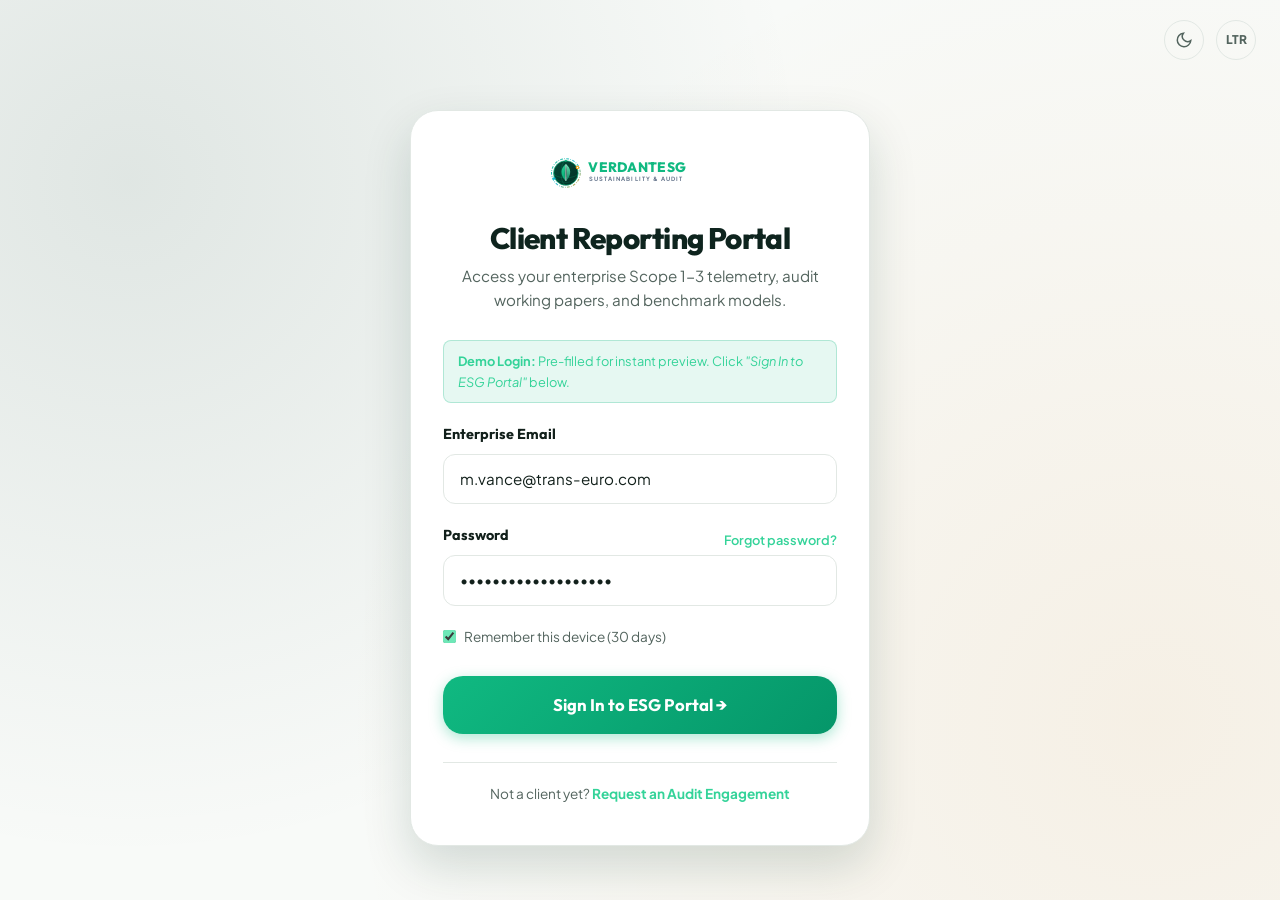
<file: login.html>
<!DOCTYPE html>
<html lang="en">
<head>
  <meta charset="UTF-8">
  <meta name="viewport" content="width=device-width, initial-scale=1.0">
  <title>Client Portal Login — Verdant ESG Consultancy</title>
  <meta name="description" content="Secure authenticated portal for corporate clients to upload operational emissions data, track real-time ESG scores, and download assurance reports.">
  
  <link rel="icon" type="image/png" href="assets/images/logo.png">
  <link rel="stylesheet" href="assets/css/style.css">
  <link rel="stylesheet" href="assets/css/dark-mode.css">
  <link rel="stylesheet" href="assets/css/rtl.css">
</head>
<body>

  <!-- Minimal Distraction-Free Header (Utility Controls) -->
  <header class="auth-header">
    <button class="utility-btn js-theme-toggle" aria-label="Toggle Theme" title="Toggle Light/Dark Theme">
      <svg class="icon-moon" width="18" height="18" viewBox="0 0 24 24" fill="none" stroke="currentColor" stroke-width="2">
        <path d="M21 12.79A9 9 0 1 1 11.21 3 7 7 0 0 0 21 12.79z"></path>
      </svg>
      <svg class="icon-sun" width="18" height="18" viewBox="0 0 24 24" fill="none" stroke="currentColor" stroke-width="2" style="display:none;">
        <circle cx="12" cy="12" r="5"></circle>
        <line x1="12" y1="1" x2="12" y2="3"></line>
        <line x1="12" y1="21" x2="12" y2="23"></line>
      </svg>
    </button>
    <!-- RTL Switch -->
    <button class="utility-btn js-rtl-toggle" aria-label="Toggle RTL" title="Toggle RTL Layout" style="font-weight: 800; font-size: 0.75rem;">
      LTR
    </button>
  </header>

  <main class="auth-page-wrapper">
    <!-- Centered Auth Card -->
    <div class="auth-card">
      <!-- Centered Website Logo -->
      <div style="text-align: center; margin-bottom: 20px;">
        <a href="index.html" class="navbar-brand" aria-label="Verdant ESG Home" style="display: inline-block;">
          <svg viewBox="0 0 280 64" width="200" height="46" fill="none" xmlns="http://www.w3.org/2000/svg">
            <defs>
              <linearGradient id="authCardGlobeGrad" x1="0" y1="0" x2="44" y2="44" gradientUnits="userSpaceOnUse">
                <stop offset="0%" stop-color="#064E3B"/>
                <stop offset="100%" stop-color="#022C22"/>
              </linearGradient>
              <linearGradient id="authCardLeaf1" x1="12" y1="8" x2="32" y2="36" gradientUnits="userSpaceOnUse">
                <stop offset="0%" stop-color="#34D399"/>
                <stop offset="50%" stop-color="#10B981"/>
                <stop offset="100%" stop-color="#059669"/>
              </linearGradient>
              <linearGradient id="authCardLeaf2" x1="22" y1="8" x2="22" y2="36" gradientUnits="userSpaceOnUse">
                <stop offset="0%" stop-color="#6EE7B7"/>
                <stop offset="100%" stop-color="#047857"/>
              </linearGradient>
              <linearGradient id="authCardOrbitGrad" x1="0" y1="0" x2="44" y2="44" gradientUnits="userSpaceOnUse">
                <stop offset="0%" stop-color="#10B981"/>
                <stop offset="50%" stop-color="#06B6D4"/>
                <stop offset="100%" stop-color="#F59E0B"/>
              </linearGradient>
            </defs>
            <g transform="translate(10, 10)">
              <circle cx="22" cy="22" r="21" stroke="url(#authCardOrbitGrad)" stroke-width="1.5" stroke-dasharray="4 2 1 2" opacity="0.9"/>
              <ellipse cx="22" cy="22" rx="21" ry="8" stroke="#10B981" stroke-width="1" stroke-dasharray="2 3" transform="rotate(-25 22 22)" opacity="0.6"/>
              <circle cx="22" cy="22" r="18" fill="url(#authCardGlobeGrad)" stroke="#10B981" stroke-width="1"/>
              <path d="M 4 22 A 18 7 0 0 0 40 22" fill="none" stroke="#10B981" stroke-width="0.75" opacity="0.4"/>
              <path d="M 4 22 A 18 14 0 0 0 40 22" fill="none" stroke="#10B981" stroke-width="0.75" opacity="0.3"/>
              <path d="M 22 4 A 7 18 0 0 0 22 40" fill="none" stroke="#10B981" stroke-width="0.75" opacity="0.4"/>
              <path d="M 22 9 C 14 15 13 25 22 34 C 20 28 20 18 22 9 Z" fill="url(#authCardLeaf1)"/>
              <path d="M 22 9 C 30 15 31 25 22 34 C 24 28 24 18 22 9 Z" fill="url(#authCardLeaf2)"/>
              <path d="M 22 10 V 33" stroke="#ECFDF5" stroke-width="1.2" stroke-linecap="round"/>
              <circle cx="39" cy="14" r="2.5" fill="#F59E0B"/>
              <circle cx="39" cy="14" r="1" fill="#FFFFFF"/>
              <circle cx="5" cy="30" r="1.8" fill="#06B6D4"/>
              <circle cx="22" cy="4" r="1.5" fill="#10B981"/>
            </g>
            <text x="65" y="30" font-family="'Outfit', 'Inter', sans-serif" font-size="20" font-weight="800" fill="currentColor" letter-spacing="0.02em" class="brand-text-main">VERDANT<tspan fill="#10B981">ESG</tspan></text>
            <text x="66" y="44" font-family="'Plus Jakarta Sans', sans-serif" font-size="8.5" font-weight="700" fill="#64748B" letter-spacing="0.18em">SUSTAINABILITY &amp; AUDIT</text>
          </svg>
        </a>
      </div>

      <h1 style="font-size: 1.85rem; margin-bottom: 8px;">Client Reporting Portal</h1>
      <p style="font-size: 0.95rem; margin-bottom: 28px;">
        Access your enterprise Scope 1-3 telemetry, audit working papers, and benchmark models.
      </p>

      <!-- Quick Demo Credentials Hint -->
      <div style="background: rgba(16, 185, 129, 0.1); border: 1px solid rgba(16, 185, 129, 0.25); border-radius: 8px; padding: 10px 14px; font-size: 0.8rem; color: var(--color-primary-light); margin-bottom: 20px; text-align: left;">
        <strong>Demo Login:</strong> Pre-filled for instant preview. Click <em>"Sign In to ESG Portal"</em> below.
      </div>

      <form id="clientLoginForm" novalidate>
        <div class="form-group">
          <label class="form-label" for="loginEmail">Enterprise Email</label>
          <input type="email" id="loginEmail" class="form-control" value="m.vance@trans-euro.com" required placeholder="name@company.com">
          <div class="invalid-feedback">Please enter a valid work email address.</div>
        </div>

        <div class="form-group">
          <div style="display: flex; justify-content: space-between; align-items: center;">
            <label class="form-label" for="loginPassword">Password</label>
            <a href="#" style="font-size: 0.8rem; color: var(--color-primary-light); font-weight: 600;" onclick="alert('Password reset link sent to your corporate SSO administrator.'); return false;">Forgot password?</a>
          </div>
          <input type="password" id="loginPassword" class="form-control" value="Sustainability2026!" required placeholder="••••••••">
          <div class="invalid-feedback">Password must be at least 6 characters.</div>
        </div>

        <div class="form-group" style="display: flex; align-items: center; justify-content: space-between;">
          <label style="display: flex; align-items: center; gap: 8px; font-size: 0.85rem; color: var(--color-text-muted); cursor: pointer;">
            <input type="checkbox" checked style="accent-color: var(--color-primary-glow);">
            Remember this device (30 days)
          </label>
        </div>

        <button type="submit" class="btn btn-primary btn-lg" style="width: 100%; margin-top: 8px;">
          Sign In to ESG Portal →
        </button>
      </form>

      <div style="margin-top: 28px; padding-top: 20px; border-top: 1px solid var(--color-border); font-size: 0.85rem; color: var(--color-text-muted);">
        Not a client yet? <a href="contact.html" style="color: var(--color-primary-light); font-weight: 700;">Request an Audit Engagement</a>
      </div>
    </div>
  </main>

  <script src="assets/js/main.js"></script>
</body>
</html>
</file>
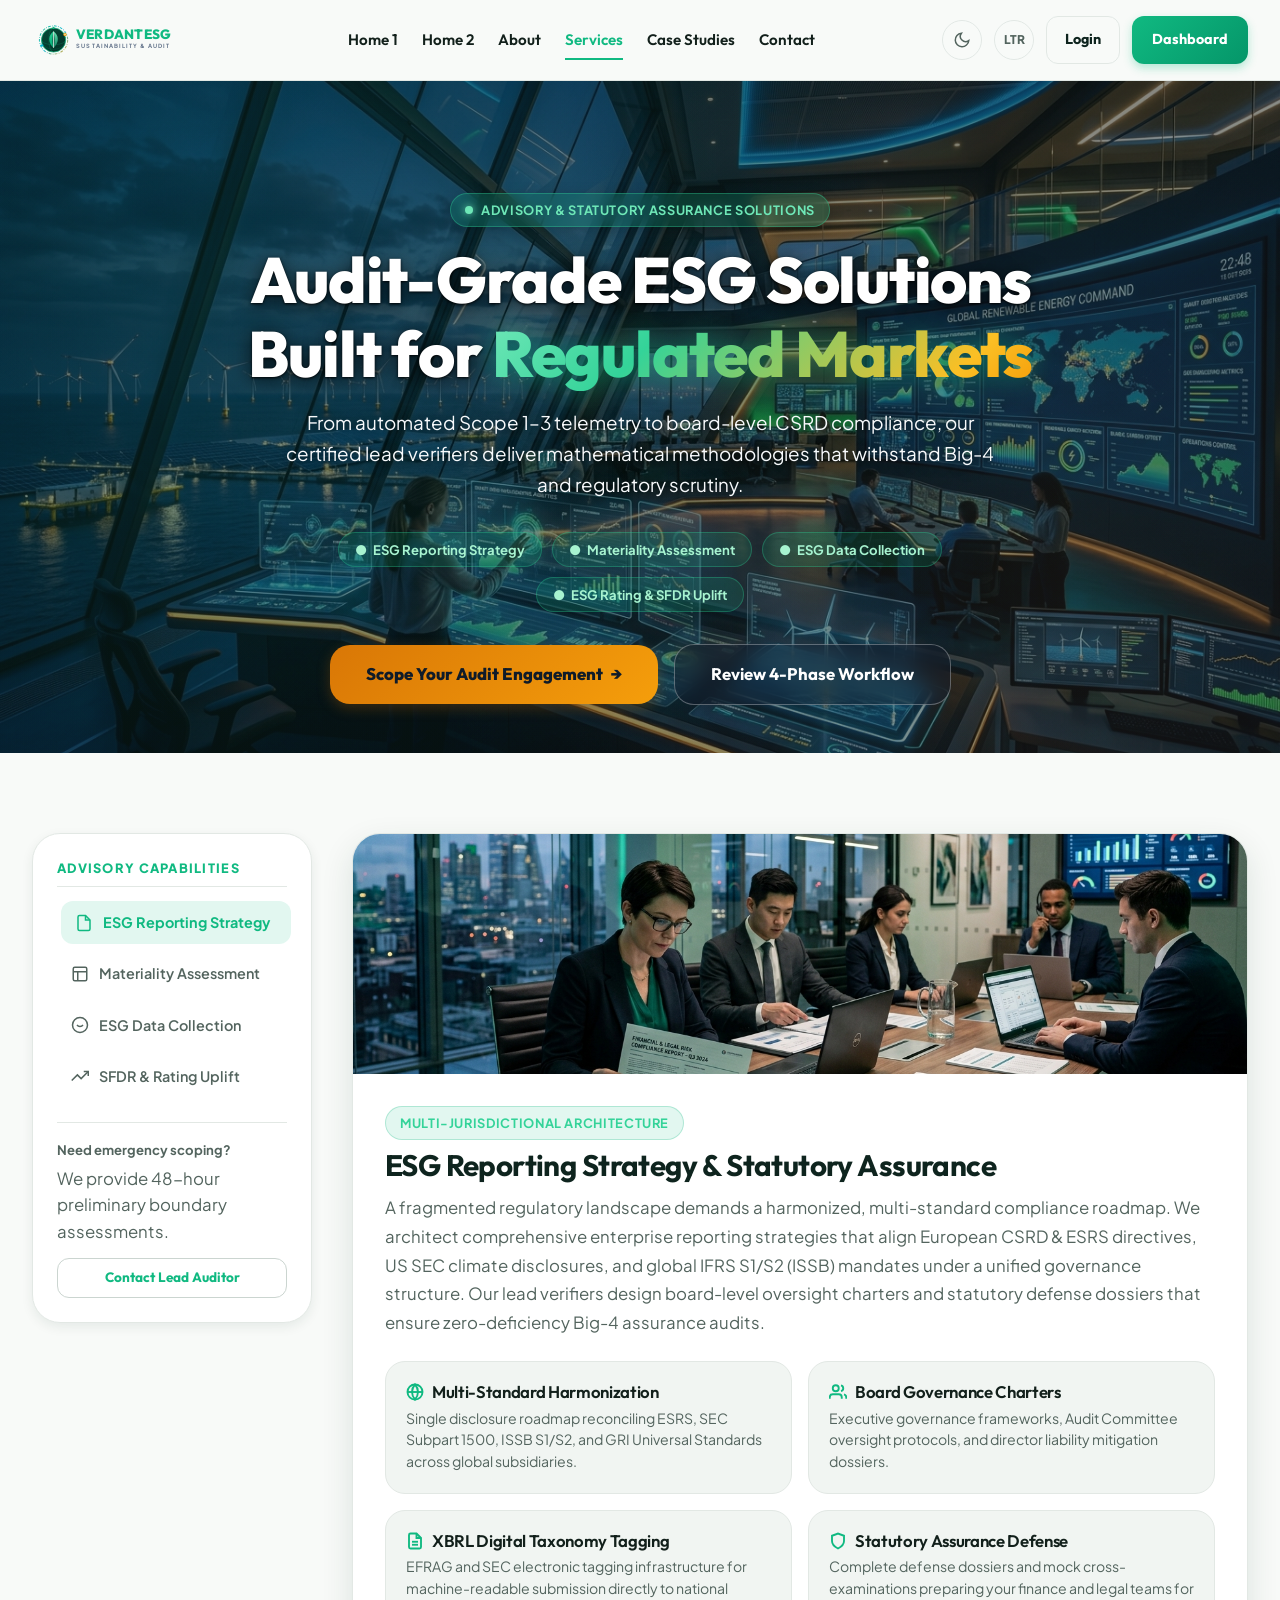
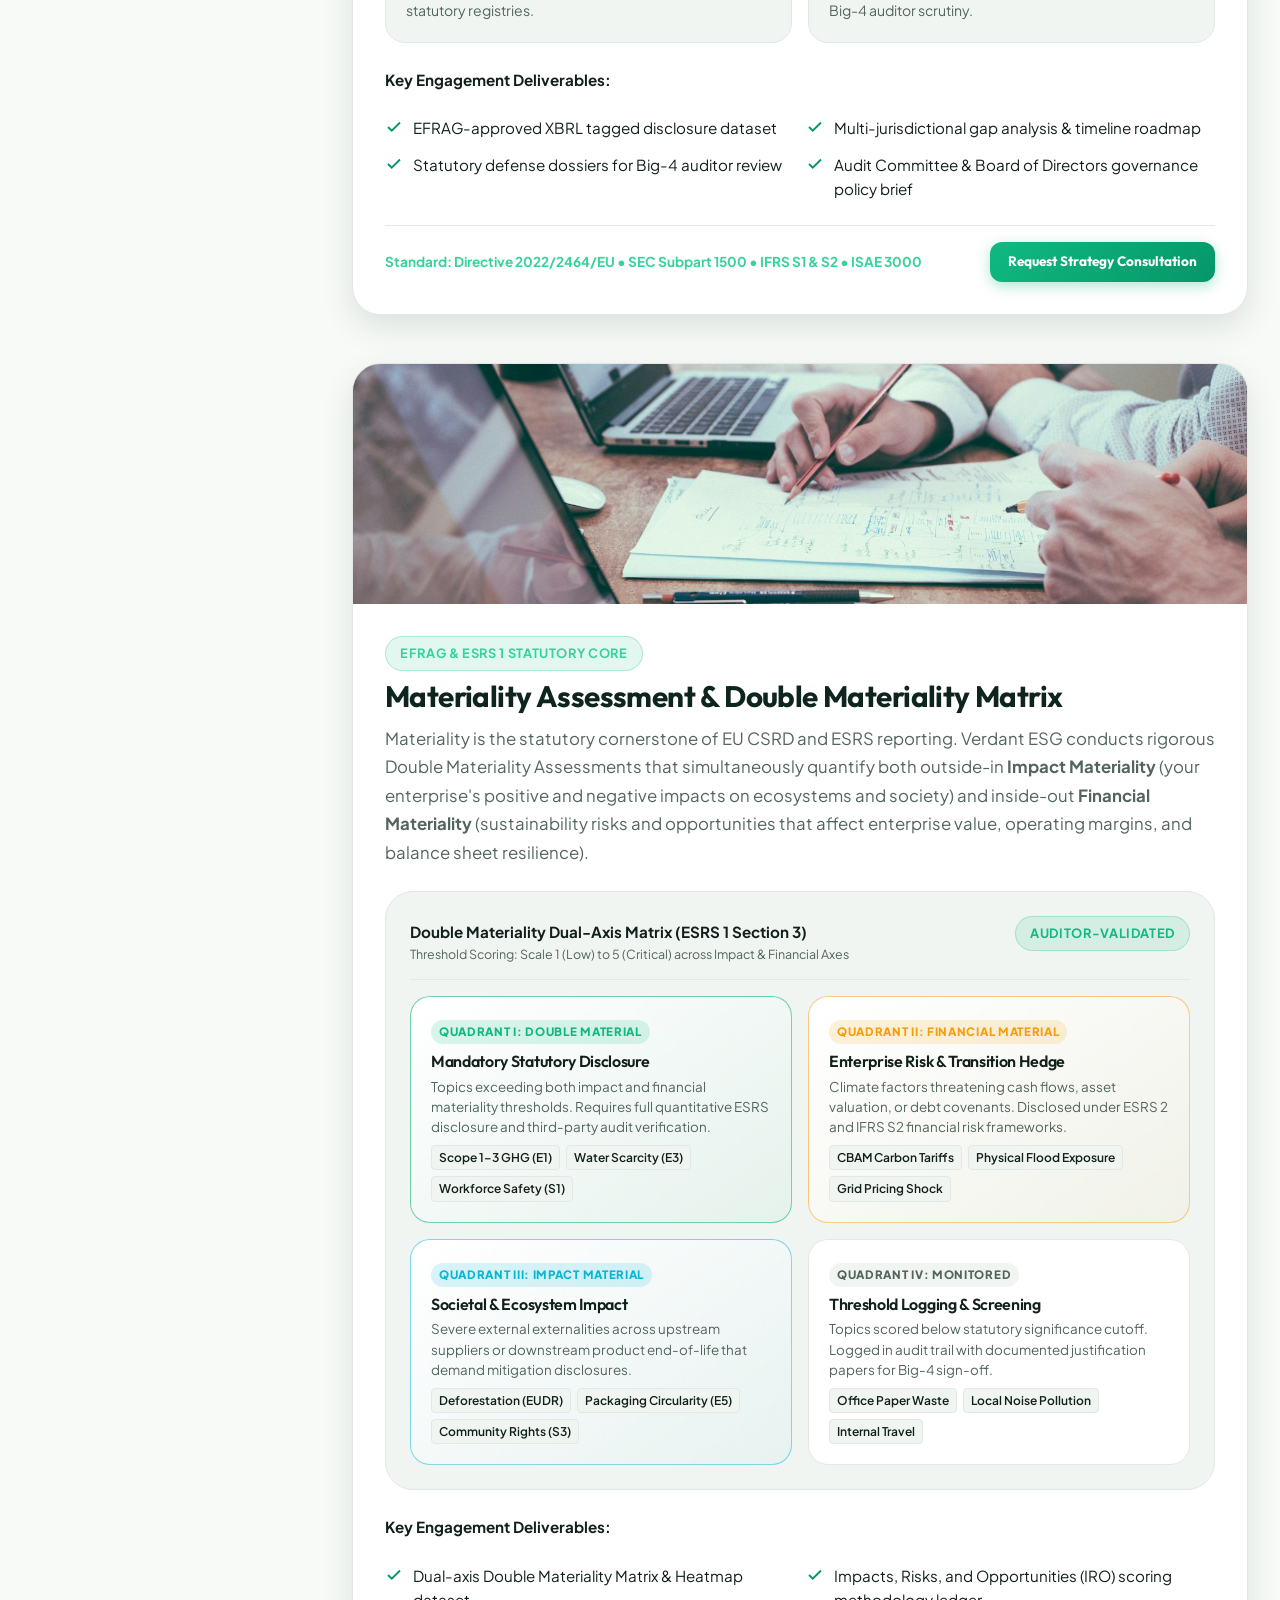
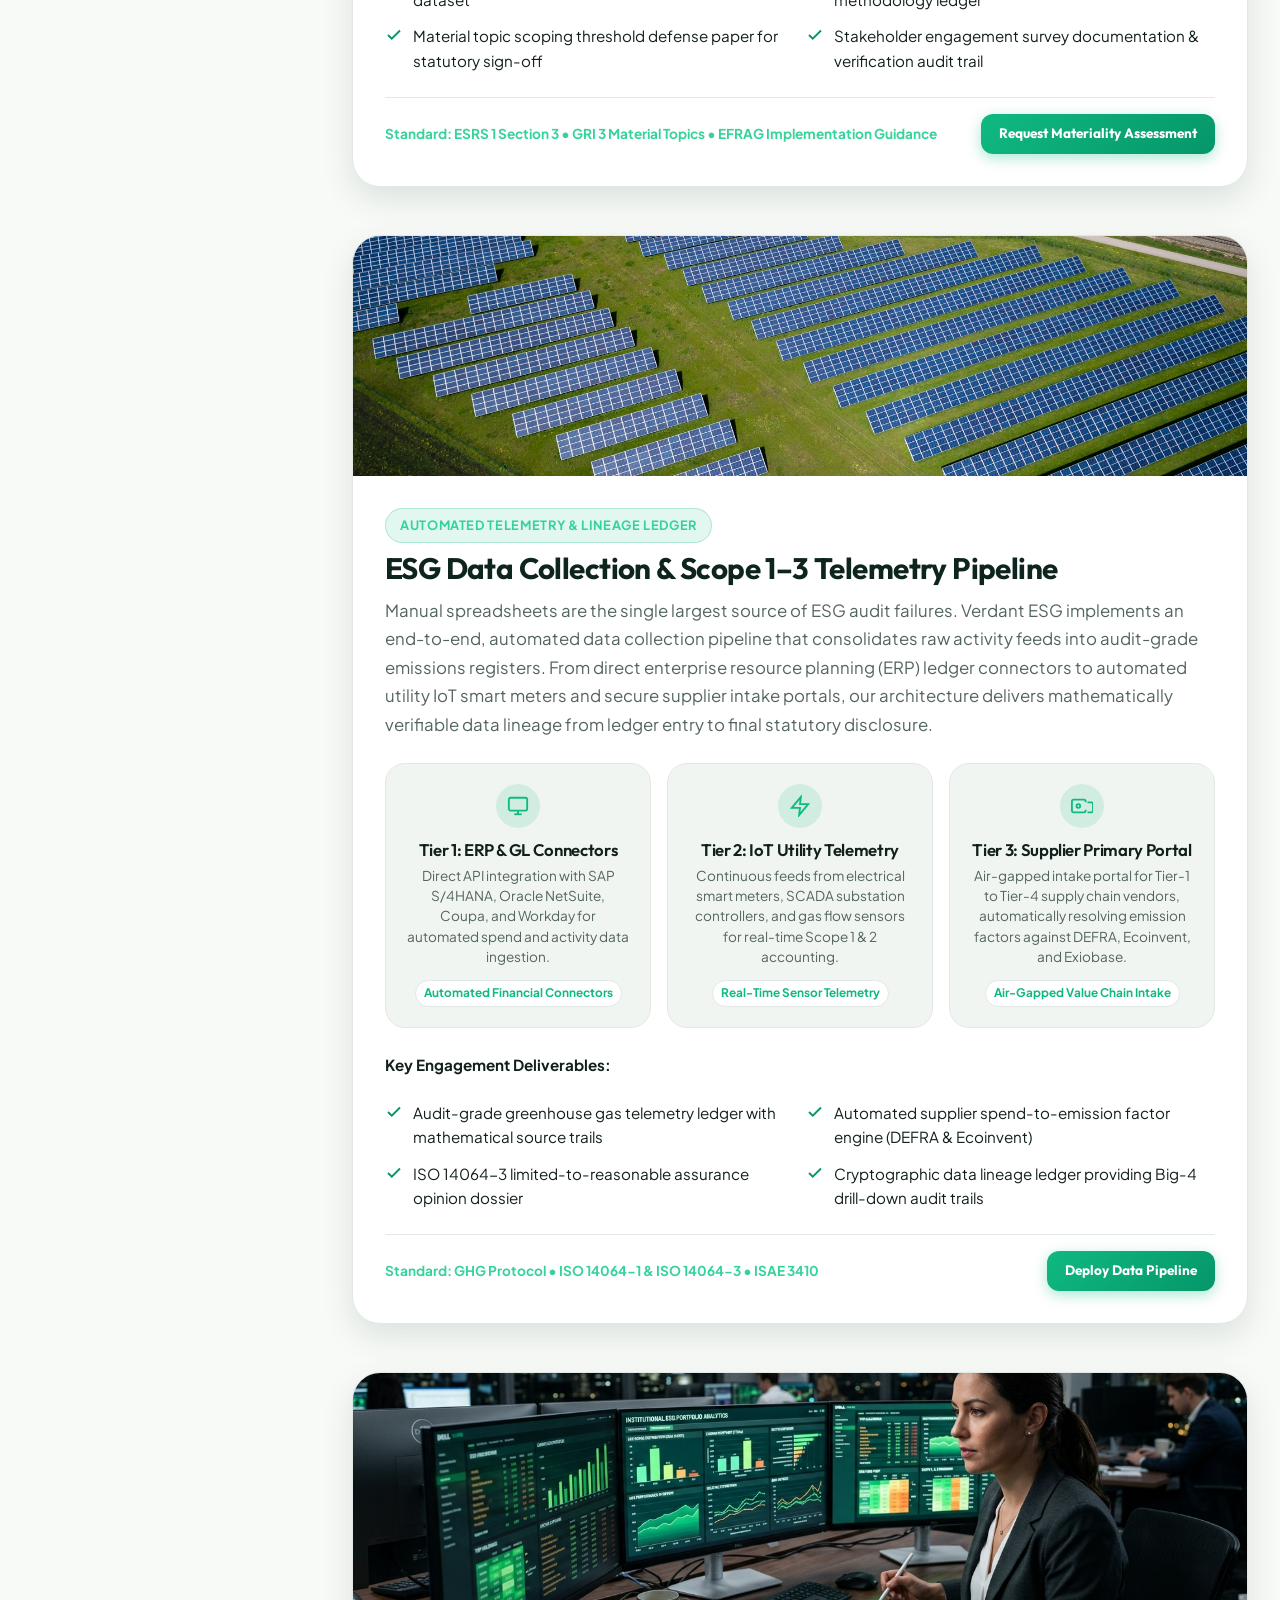
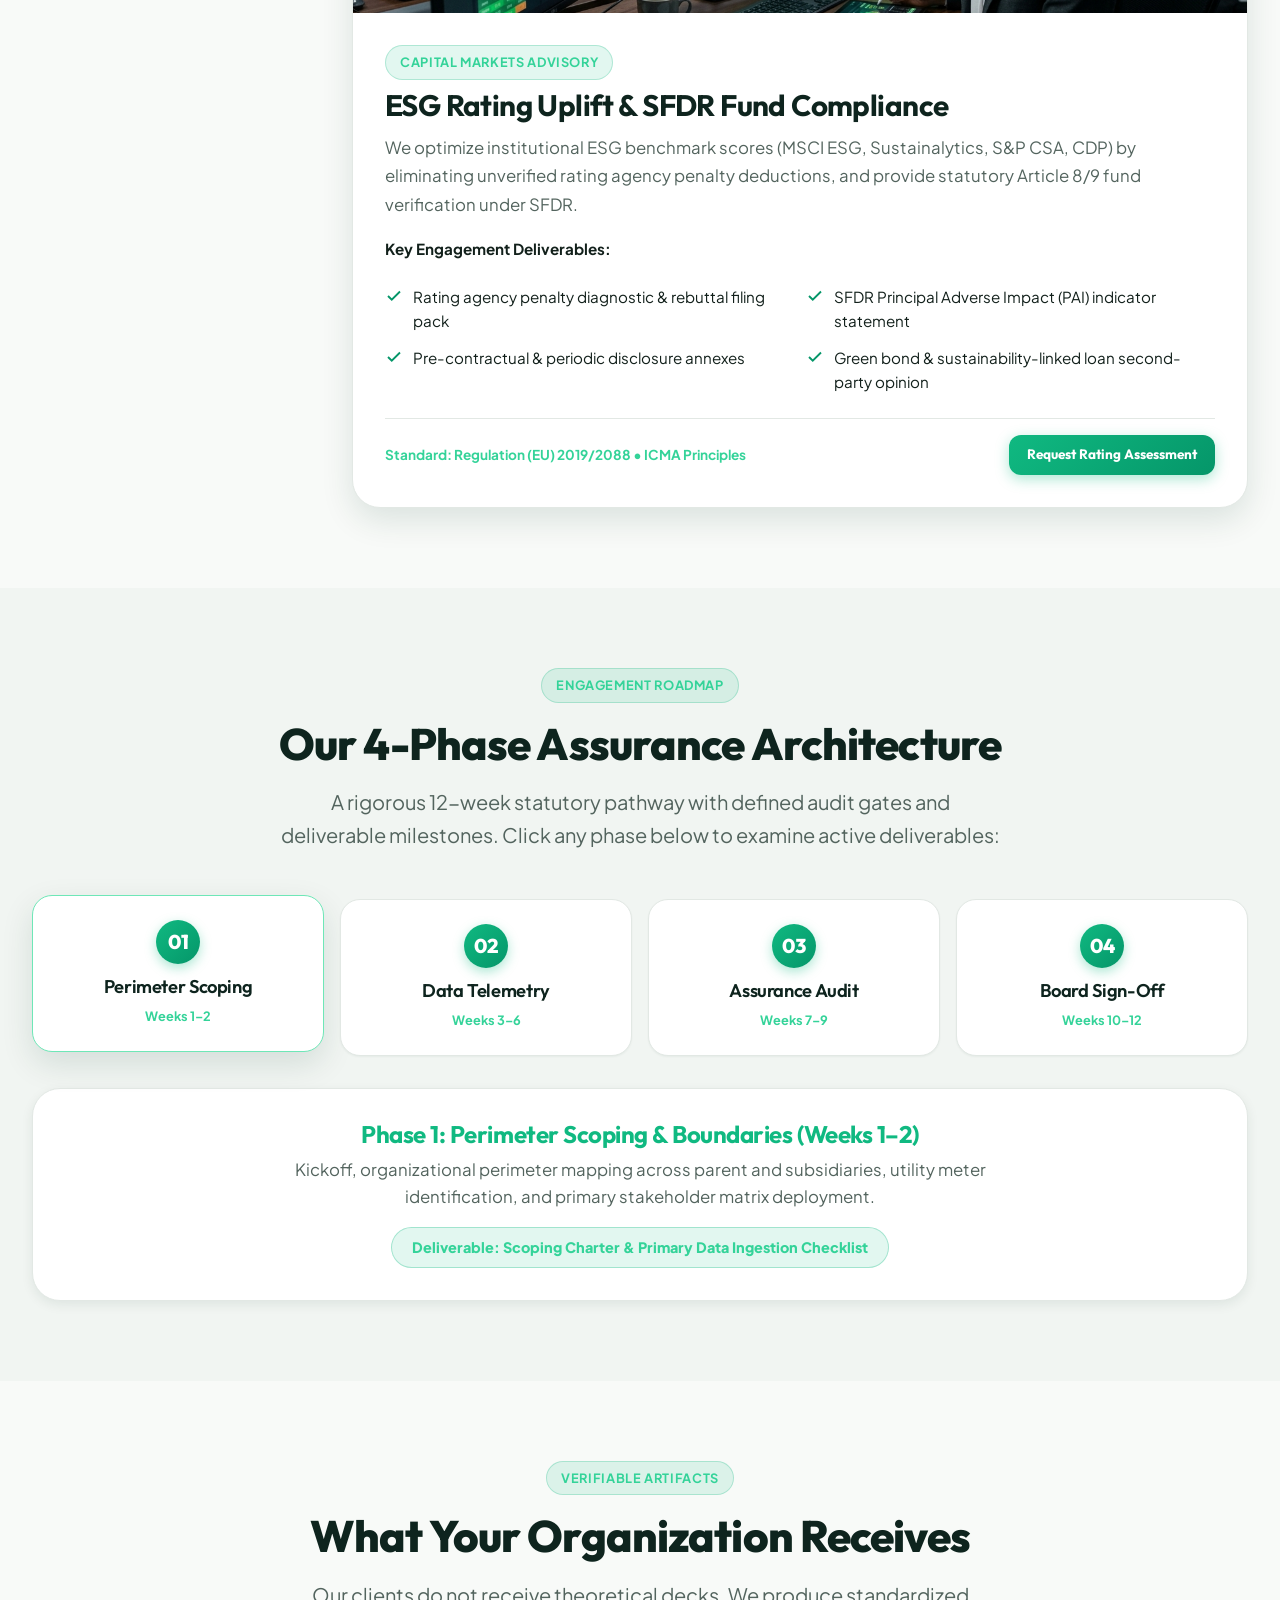
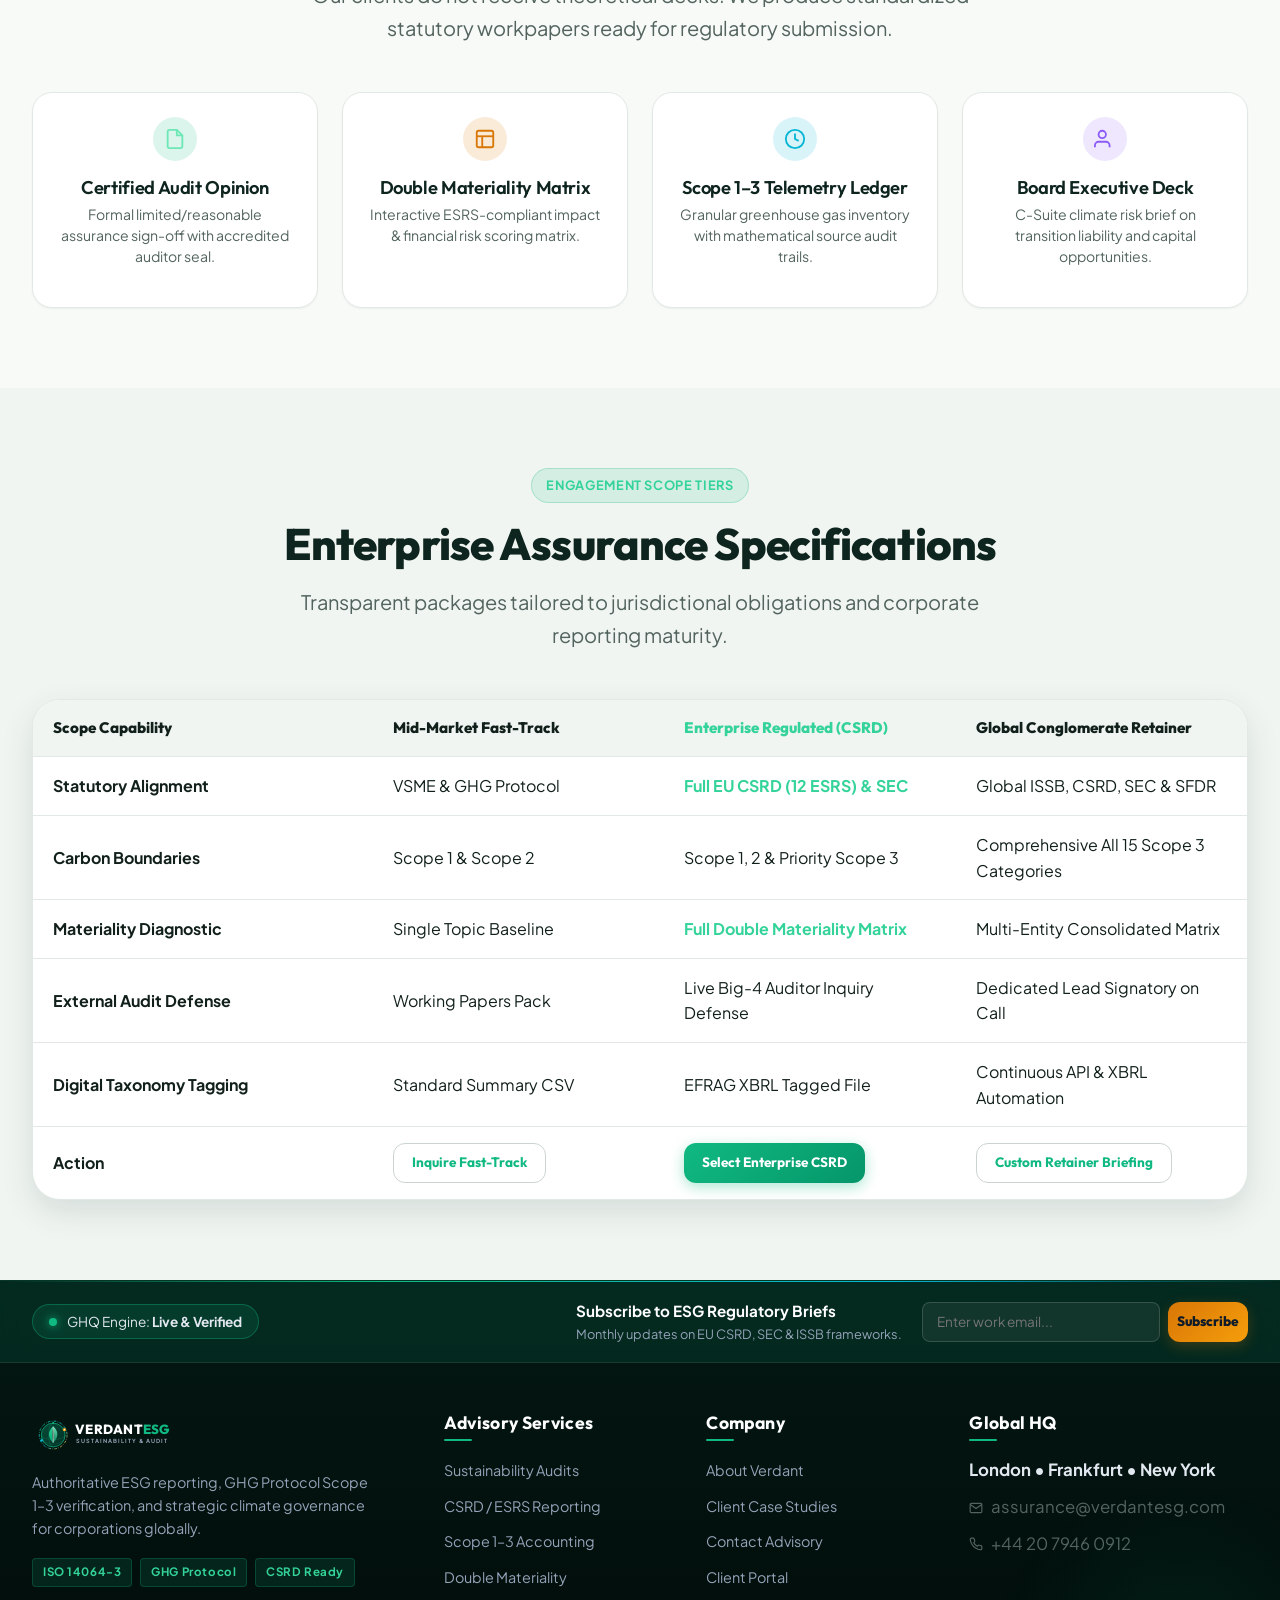
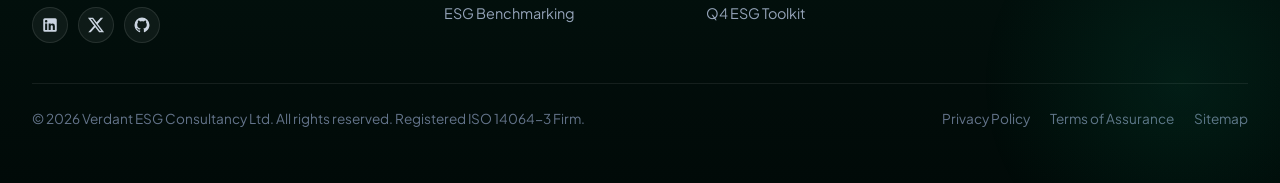
<file: services.html>
<!DOCTYPE html>
<html lang="en">
<head>
  <meta charset="UTF-8">
  <meta name="viewport" content="width=device-width, initial-scale=1.0">
  <title>Services &amp; Packages — Verdant ESG Consultancy</title>
  <meta name="description" content="Explore our audit-ready sustainability services: double-materiality audits, CSRD/ESRS reporting frameworks, Scope 1-3 carbon accounting, and executive ESG advisory.">
  <meta name="keywords" content="sustainability audit services, CSRD reporting package, carbon accounting service, ESG consultancy tiers">
  
  <link rel="icon" type="image/png" href="assets/images/logo.png">
  <link rel="stylesheet" href="assets/css/style.css">
  <link rel="stylesheet" href="assets/css/dark-mode.css">
  <link rel="stylesheet" href="assets/css/rtl.css">
</head>
<body>

  <!-- STRICT NAVBAR -->
  <header class="site-header" id="mainHeader">
    <div class="container navbar">
      <a href="index.html" class="navbar-brand" aria-label="Verdant ESG Home">
        <svg viewBox="0 0 280 64" width="180" height="42" fill="none" xmlns="http://www.w3.org/2000/svg">
          <defs>
            <linearGradient id="hdrGlobeGrad" x1="0" y1="0" x2="44" y2="44" gradientUnits="userSpaceOnUse">
              <stop offset="0%" stop-color="#064E3B"/>
              <stop offset="100%" stop-color="#022C22"/>
            </linearGradient>
            <linearGradient id="hdrLeaf1" x1="12" y1="8" x2="32" y2="36" gradientUnits="userSpaceOnUse">
              <stop offset="0%" stop-color="#34D399"/>
              <stop offset="50%" stop-color="#10B981"/>
              <stop offset="100%" stop-color="#059669"/>
            </linearGradient>
            <linearGradient id="hdrLeaf2" x1="22" y1="8" x2="22" y2="36" gradientUnits="userSpaceOnUse">
              <stop offset="0%" stop-color="#6EE7B7"/>
              <stop offset="100%" stop-color="#047857"/>
            </linearGradient>
            <linearGradient id="hdrOrbitGrad" x1="0" y1="0" x2="44" y2="44" gradientUnits="userSpaceOnUse">
              <stop offset="0%" stop-color="#10B981"/>
              <stop offset="50%" stop-color="#06B6D4"/>
              <stop offset="100%" stop-color="#F59E0B"/>
            </linearGradient>
          </defs>
          <g transform="translate(10, 10)">
            <circle cx="22" cy="22" r="21" stroke="url(#hdrOrbitGrad)" stroke-width="1.5" stroke-dasharray="4 2 1 2" opacity="0.9"/>
            <ellipse cx="22" cy="22" rx="21" ry="8" stroke="#10B981" stroke-width="1" stroke-dasharray="2 3" transform="rotate(-25 22 22)" opacity="0.6"/>
            <circle cx="22" cy="22" r="18" fill="url(#hdrGlobeGrad)" stroke="#10B981" stroke-width="1"/>
            <path d="M 4 22 A 18 7 0 0 0 40 22" fill="none" stroke="#10B981" stroke-width="0.75" opacity="0.4"/>
            <path d="M 4 22 A 18 14 0 0 0 40 22" fill="none" stroke="#10B981" stroke-width="0.75" opacity="0.3"/>
            <path d="M 22 4 A 7 18 0 0 0 22 40" fill="none" stroke="#10B981" stroke-width="0.75" opacity="0.4"/>
            <path d="M 22 9 C 14 15 13 25 22 34 C 20 28 20 18 22 9 Z" fill="url(#hdrLeaf1)"/>
            <path d="M 22 9 C 30 15 31 25 22 34 C 24 28 24 18 22 9 Z" fill="url(#hdrLeaf2)"/>
            <path d="M 22 10 V 33" stroke="#ECFDF5" stroke-width="1.2" stroke-linecap="round"/>
            <circle cx="39" cy="14" r="2.5" fill="#F59E0B"/>
            <circle cx="39" cy="14" r="1" fill="#FFFFFF"/>
            <circle cx="5" cy="30" r="1.8" fill="#06B6D4"/>
            <circle cx="22" cy="4" r="1.5" fill="#10B981"/>
          </g>
          <text x="65" y="30" font-family="'Outfit', 'Inter', sans-serif" font-size="20" font-weight="800" fill="currentColor" letter-spacing="0.02em" class="brand-text-main">VERDANT<tspan fill="#10B981">ESG</tspan></text>
          <text x="66" y="44" font-family="'Plus Jakarta Sans', sans-serif" font-size="8.5" font-weight="700" fill="#64748B" letter-spacing="0.18em">SUSTAINABILITY &amp; AUDIT</text>
        </svg>
      </a>

      <nav class="nav-menu" aria-label="Primary Navigation">
        <a href="index.html" class="nav-link">Home 1</a>
        <a href="home-2.html" class="nav-link">Home 2</a>
        <a href="about.html" class="nav-link">About</a>
        <a href="services.html" class="nav-link active">Services</a>
        <a href="case-studies.html" class="nav-link">Case Studies</a>
        <a href="contact.html" class="nav-link">Contact</a>
      </nav>

      <div class="nav-actions">
        <button class="utility-btn js-theme-toggle" aria-label="Toggle Theme" title="Toggle Light/Dark Theme">
          <svg class="icon-moon" width="18" height="18" viewBox="0 0 24 24" fill="none" stroke="currentColor" stroke-width="2">
            <path d="M21 12.79A9 9 0 1 1 11.21 3 7 7 0 0 0 21 12.79z"></path>
          </svg>
          <svg class="icon-sun" width="18" height="18" viewBox="0 0 24 24" fill="none" stroke="currentColor" stroke-width="2" style="display:none;">
            <circle cx="12" cy="12" r="5"></circle>
            <line x1="12" y1="1" x2="12" y2="3"></line>
            <line x1="12" y1="21" x2="12" y2="23"></line>
            <line x1="4.22" y1="4.22" x2="5.64" y2="5.64"></line>
            <line x1="18.36" y1="18.36" x2="19.78" y2="19.78"></line>
            <line x1="1" y1="12" x2="3" y2="12"></line>
            <line x1="21" y1="12" x2="23" y2="12"></line>
            <line x1="4.22" y1="19.78" x2="5.64" y2="18.36"></line>
            <line x1="18.36" y1="5.64" x2="19.78" y2="4.22"></line>
          </svg>
        </button>

        <button class="utility-btn js-rtl-toggle" aria-label="Toggle RTL" style="font-weight: 800; font-size: 0.75rem;">
          LTR
        </button>

        <a href="login.html" class="btn btn-login">Login</a>
        <a href="dashboard.html" class="btn btn-dashboard">Dashboard</a>

        <button class="hamburger-btn" aria-label="Open Mobile Menu">
          <span></span>
          <span></span>
          <span></span>
        </button>
      </div>
    </div>
  </header>

  <!-- Mobile Drawer -->
  <div class="mobile-drawer-backdrop">
    <div class="mobile-drawer">
      <div class="mobile-drawer-header">
        <a href="index.html" class="brand-logo" aria-label="Verdant ESG Home">
          <svg width="220" height="48" viewBox="0 0 220 48" fill="none" xmlns="http://www.w3.org/2000/svg">
            <defs>
              <linearGradient id="hdrGlobeGradMobSvc" x1="4" y1="4" x2="40" y2="40" gradientUnits="userSpaceOnUse">
                <stop offset="0%" stop-color="#064E3B"/>
                <stop offset="100%" stop-color="#022C22"/>
              </linearGradient>
              <linearGradient id="hdrLeaf1MobSvc" x1="12" y1="8" x2="32" y2="36" gradientUnits="userSpaceOnUse">
                <stop offset="0%" stop-color="#34D399"/>
                <stop offset="50%" stop-color="#10B981"/>
                <stop offset="100%" stop-color="#059669"/>
              </linearGradient>
              <linearGradient id="hdrLeaf2MobSvc" x1="22" y1="8" x2="22" y2="36" gradientUnits="userSpaceOnUse">
                <stop offset="0%" stop-color="#6EE7B7"/>
                <stop offset="100%" stop-color="#047857"/>
              </linearGradient>
              <linearGradient id="hdrOrbitGradMobSvc" x1="0" y1="0" x2="44" y2="44" gradientUnits="userSpaceOnUse">
                <stop offset="0%" stop-color="#10B981"/>
                <stop offset="50%" stop-color="#06B6D4"/>
                <stop offset="100%" stop-color="#F59E0B"/>
              </linearGradient>
            </defs>
            <g transform="translate(10, 10)">
              <circle cx="22" cy="22" r="21" stroke="url(#hdrOrbitGradMobSvc)" stroke-width="1.5" stroke-dasharray="4 2 1 2" opacity="0.9"/>
              <ellipse cx="22" cy="22" rx="21" ry="8" stroke="#10B981" stroke-width="1" stroke-dasharray="2 3" transform="rotate(-25 22 22)" opacity="0.6"/>
              <circle cx="22" cy="22" r="18" fill="url(#hdrGlobeGradMobSvc)" stroke="#10B981" stroke-width="1"/>
              <path d="M 4 22 A 18 7 0 0 0 40 22" fill="none" stroke="#10B981" stroke-width="0.75" opacity="0.4"/>
              <path d="M 4 22 A 18 14 0 0 0 40 22" fill="none" stroke="#10B981" stroke-width="0.75" opacity="0.3"/>
              <path d="M 22 4 A 7 18 0 0 0 22 40" fill="none" stroke="#10B981" stroke-width="0.75" opacity="0.4"/>
              <path d="M 22 9 C 14 15 13 25 22 34 C 20 28 20 18 22 9 Z" fill="url(#hdrLeaf1MobSvc)"/>
              <path d="M 22 9 C 30 15 31 25 22 34 C 24 28 24 18 22 9 Z" fill="url(#hdrLeaf2MobSvc)"/>
              <path d="M 22 10 V 33" stroke="#ECFDF5" stroke-width="1.2" stroke-linecap="round"/>
              <circle cx="39" cy="14" r="2.5" fill="#F59E0B"/>
              <circle cx="39" cy="14" r="1" fill="#FFFFFF"/>
              <circle cx="5" cy="30" r="1.8" fill="#06B6D4"/>
              <circle cx="22" cy="4" r="1.5" fill="#10B981"/>
            </g>
            <text x="65" y="30" font-family="'Outfit', 'Inter', sans-serif" font-size="20" font-weight="800" fill="currentColor" letter-spacing="0.02em" class="brand-text-main">VERDANT<tspan fill="#10B981">ESG</tspan></text>
            <text x="66" y="44" font-family="'Plus Jakarta Sans', sans-serif" font-size="8.5" font-weight="700" fill="#64748B" letter-spacing="0.18em">SUSTAINABILITY &amp; AUDIT</text>
          </svg>
        </a>
        <div class="mobile-drawer-actions">
          <button class="utility-btn js-theme-toggle" aria-label="Toggle Theme" title="Toggle Light/Dark Theme">
            <svg class="icon-moon" width="18" height="18" viewBox="0 0 24 24" fill="none" stroke="currentColor" stroke-width="2">
              <path d="M21 12.79A9 9 0 1 1 11.21 3 7 7 0 0 0 21 12.79z"></path>
            </svg>
            <svg class="icon-sun" width="18" height="18" viewBox="0 0 24 24" fill="none" stroke="currentColor" stroke-width="2" style="display:none;">
              <circle cx="12" cy="12" r="5"></circle>
              <line x1="12" y1="1" x2="12" y2="3"></line>
              <line x1="12" y1="21" x2="12" y2="23"></line>
              <line x1="4.22" y1="4.22" x2="5.64" y2="5.64"></line>
              <line x1="18.36" y1="18.36" x2="19.78" y2="19.78"></line>
              <line x1="1" y1="12" x2="3" y2="12"></line>
              <line x1="21" y1="12" x2="23" y2="12"></line>
              <line x1="4.22" y1="19.78" x2="5.64" y2="18.36"></line>
              <line x1="18.36" y1="5.64" x2="19.78" y2="4.22"></line>
            </svg>
          </button>
          <button class="utility-btn js-rtl-toggle" aria-label="Toggle RTL" title="Toggle RTL Layout" style="font-weight: 800; font-size: 0.75rem;">
            LTR
          </button>
          <button class="utility-btn js-drawer-close" aria-label="Close Menu">✕</button>
        </div>
      </div>
      <div class="mobile-nav-links">
        <a href="index.html" class="mobile-nav-link">Home 1</a>
        <a href="home-2.html" class="mobile-nav-link">Home 2</a>
        <a href="about.html" class="mobile-nav-link">About</a>
        <a href="services.html" class="mobile-nav-link active">Services</a>
        <a href="case-studies.html" class="mobile-nav-link">Case Studies</a>
        <a href="contact.html" class="mobile-nav-link">Contact</a>
      </div>
      <div class="mobile-drawer-footer">
        <a href="login.html" class="btn btn-outline" style="width: 100%;">Login</a>
        <a href="dashboard.html" class="btn btn-primary" style="width: 100%;">Dashboard</a>
      </div>
    </div>
  </div>

  <main>
    <!-- ========================================================================
         HERO SECTION: CONSISTENT 520PX HEIGHT + CLEAN TECH BACKGROUND IMAGE
         ======================================================================== -->
    <section class="page-hero hero-services">
      <div class="container hero-content">
        <div class="badge">
          <span class="badge-dot"></span>
          Advisory &amp; Statutory Assurance Solutions
        </div>

        <h1>
          Audit-Grade ESG Solutions Built for <span class="text-gradient">Regulated Markets</span>
        </h1>

        <p class="lead-text" style="margin-left: auto; margin-right: auto;">
          From automated Scope 1–3 telemetry to board-level CSRD compliance, our certified lead verifiers deliver mathematical methodologies that withstand Big-4 and regulatory scrutiny.
        </p>

        <!-- Quick Jump Navigation Pills -->
        <div class="hero-jump-links">
          <a href="#strategy" class="hero-jump-link">
            <span>●</span> ESG Reporting Strategy
          </a>
          <a href="#materiality" class="hero-jump-link">
            <span>●</span> Materiality Assessment
          </a>
          <a href="#data-collection" class="hero-jump-link">
            <span>●</span> ESG Data Collection
          </a>
          <a href="#ratings" class="hero-jump-link">
            <span>●</span> ESG Rating &amp; SFDR Uplift
          </a>
        </div>

        <div class="btn-group">
          <a href="contact.html" class="btn btn-accent btn-lg">
            Scope Your Audit Engagement
            <span class="icon-arrow-right">→</span>
          </a>
          <a href="#workflow" class="btn btn-outline btn-lg" style="color: #FFFFFF; border-color: rgba(255,255,255,0.3);">
            Review 4-Phase Workflow
          </a>
        </div>
      </div>
    </section>

    <!-- ========================================================================
         DISTINCTIVE LAYOUT 1: INTERACTIVE SERVICE HUB (STICKY SIDEBAR + TRACK)
         ======================================================================== -->
    <section class="section" id="service-hub">
      <div class="container">
        <div class="services-hub-layout">
          <!-- Left Column: Sticky Service Index -->
          <aside class="services-sticky-nav">
            <div class="services-sticky-nav-title">Advisory Capabilities</div>
            <nav class="services-nav-menu">
              <a href="#strategy" class="services-nav-item active">
                <svg width="18" height="18" viewBox="0 0 24 24" fill="none" stroke="currentColor" stroke-width="2"><path d="M14 2H6a2 2 0 0 0-2 2v16a2 2 0 0 0 2 2h12a2 2 0 0 0 2-2V8z"></path><polyline points="14 2 14 8 20 8"></polyline></svg>
                ESG Reporting Strategy
              </a>
              <a href="#materiality" class="services-nav-item">
                <svg width="18" height="18" viewBox="0 0 24 24" fill="none" stroke="currentColor" stroke-width="2"><rect x="3" y="3" width="18" height="18" rx="2" ry="2"></rect><line x1="3" y1="9" x2="21" y2="9"></line><line x1="9" y1="21" x2="9" y2="9"></line></svg>
                Materiality Assessment
              </a>
              <a href="#data-collection" class="services-nav-item">
                <svg width="18" height="18" viewBox="0 0 24 24" fill="none" stroke="currentColor" stroke-width="2"><circle cx="12" cy="12" r="10"></circle><path d="M8 12s1.5 2 4 2 4-2 4-2"></path></svg>
                ESG Data Collection
              </a>
              <a href="#ratings" class="services-nav-item">
                <svg width="18" height="18" viewBox="0 0 24 24" fill="none" stroke="currentColor" stroke-width="2"><polyline points="23 6 13.5 15.5 8.5 10.5 1 18"></polyline><polyline points="17 6 23 6 23 12"></polyline></svg>
                SFDR &amp; Rating Uplift
              </a>
            </nav>

            <div style="margin-top: 24px; padding-top: 16px; border-top: 1px solid var(--color-border); font-size: 0.82rem; color: var(--color-text-muted);">
              <strong>Need emergency scoping?</strong>
              <p style="margin: 6px 0 12px 0;">We provide 48-hour preliminary boundary assessments.</p>
              <a href="contact.html" class="btn btn-outline btn-sm" style="width: 100%;">Contact Lead Auditor</a>
            </div>
          </aside>

          <!-- Right Column: Deep-Dive Solution Modules -->
          <div class="service-deepdive-track">
            
            <!-- Module 1: ESG Reporting Strategy -->
            <article class="service-deepdive-card" id="strategy">
              <a id="csrd" style="position: absolute; top: -120px;"></a>
              <div class="service-deepdive-hero-media">
                <img src="assets/images/stat_csrd_penalty.jpg" alt="ESG Reporting Strategy & Statutory Assurance" loading="lazy">
              </div>
              <div class="service-deepdive-body">
                <div class="badge" style="margin-bottom: 8px;">Multi-Jurisdictional Architecture</div>
                <h3 style="font-size: 1.85rem; margin-bottom: 12px;">ESG Reporting Strategy &amp; Statutory Assurance</h3>
                <p style="color: var(--color-text-muted); line-height: 1.7; margin-bottom: 16px;">
                  A fragmented regulatory landscape demands a harmonized, multi-standard compliance roadmap. We architect comprehensive enterprise reporting strategies that align European CSRD &amp; ESRS directives, US SEC climate disclosures, and global IFRS S1/S2 (ISSB) mandates under a unified governance structure. Our lead verifiers design board-level oversight charters and statutory defense dossiers that ensure zero-deficiency Big-4 assurance audits.
                </p>

                <!-- 4 Strategy Pillars Subgrid -->
                <div class="strategy-pillars-grid">
                  <div class="strategy-pillar-card">
                    <h4>
                      <svg width="18" height="18" viewBox="0 0 24 24" fill="none" stroke="currentColor" stroke-width="2.5" style="color: var(--color-primary);"><circle cx="12" cy="12" r="10"></circle><line x1="2" y1="12" x2="22" y2="12"></line><path d="M12 2a15.3 15.3 0 0 1 4 10 15.3 15.3 0 0 1-4 10 15.3 15.3 0 0 1-4-10 15.3 15.3 0 0 1 4-10z"></path></svg>
                      Multi-Standard Harmonization
                    </h4>
                    <p>Single disclosure roadmap reconciling ESRS, SEC Subpart 1500, ISSB S1/S2, and GRI Universal Standards across global subsidiaries.</p>
                  </div>
                  <div class="strategy-pillar-card">
                    <h4>
                      <svg width="18" height="18" viewBox="0 0 24 24" fill="none" stroke="currentColor" stroke-width="2.5" style="color: var(--color-primary);"><path d="M17 21v-2a4 4 0 0 0-4-4H5a4 4 0 0 0-4 4v2"></path><circle cx="9" cy="7" r="4"></circle><path d="M23 21v-2a4 4 0 0 0-3-3.87"></path><path d="M16 3.13a4 4 0 0 1 0 7.75"></path></svg>
                      Board Governance Charters
                    </h4>
                    <p>Executive governance frameworks, Audit Committee oversight protocols, and director liability mitigation dossiers.</p>
                  </div>
                  <div class="strategy-pillar-card">
                    <h4>
                      <svg width="18" height="18" viewBox="0 0 24 24" fill="none" stroke="currentColor" stroke-width="2.5" style="color: var(--color-primary);"><path d="M14 2H6a2 2 0 0 0-2 2v16a2 2 0 0 0 2 2h12a2 2 0 0 0 2-2V8z"></path><polyline points="14 2 14 8 20 8"></polyline><line x1="16" y1="13" x2="8" y2="13"></line><line x1="16" y1="17" x2="8" y2="17"></line></svg>
                      XBRL Digital Taxonomy Tagging
                    </h4>
                    <p>EFRAG and SEC electronic tagging infrastructure for machine-readable submission directly to national statutory registries.</p>
                  </div>
                  <div class="strategy-pillar-card">
                    <h4>
                      <svg width="18" height="18" viewBox="0 0 24 24" fill="none" stroke="currentColor" stroke-width="2.5" style="color: var(--color-primary);"><path d="M12 22s8-4 8-10V5l-8-3-8 3v7c0 6 8 10 8 10z"></path></svg>
                      Statutory Assurance Defense
                    </h4>
                    <p>Complete defense dossiers and mock cross-examinations preparing your finance and legal teams for Big-4 auditor scrutiny.</p>
                  </div>
                </div>

                <strong style="color: var(--color-text); font-size: 0.95rem;">Key Engagement Deliverables:</strong>
                <ul class="service-deliverables-list">
                  <li>
                    <svg width="18" height="18" viewBox="0 0 24 24" fill="none" stroke="currentColor" stroke-width="2.5"><polyline points="20 6 9 17 4 12"></polyline></svg>
                    <span>EFRAG-approved XBRL tagged disclosure dataset</span>
                  </li>
                  <li>
                    <svg width="18" height="18" viewBox="0 0 24 24" fill="none" stroke="currentColor" stroke-width="2.5"><polyline points="20 6 9 17 4 12"></polyline></svg>
                    <span>Multi-jurisdictional gap analysis &amp; timeline roadmap</span>
                  </li>
                  <li>
                    <svg width="18" height="18" viewBox="0 0 24 24" fill="none" stroke="currentColor" stroke-width="2.5"><polyline points="20 6 9 17 4 12"></polyline></svg>
                    <span>Statutory defense dossiers for Big-4 auditor review</span>
                  </li>
                  <li>
                    <svg width="18" height="18" viewBox="0 0 24 24" fill="none" stroke="currentColor" stroke-width="2.5"><polyline points="20 6 9 17 4 12"></polyline></svg>
                    <span>Audit Committee &amp; Board of Directors governance policy brief</span>
                  </li>
                </ul>

                <div class="service-deepdive-footer">
                  <span style="font-size: 0.85rem; font-weight: 700; color: var(--color-primary-light);">Standard: Directive 2022/2464/EU • SEC Subpart 1500 • IFRS S1 &amp; S2 • ISAE 3000</span>
                  <a href="contact.html" class="btn btn-primary btn-sm">Request Strategy Consultation</a>
                </div>
              </div>
            </article>

            <!-- Module 2: Materiality Assessment -->
            <article class="service-deepdive-card" id="materiality">
              <div class="service-deepdive-hero-media">
                <img src="assets/images/services_audit.jpg" alt="Double Materiality Diagnostic Assessment" loading="lazy">
              </div>
              <div class="service-deepdive-body">
                <div class="badge" style="margin-bottom: 8px;">EFRAG &amp; ESRS 1 Statutory Core</div>
                <h3 style="font-size: 1.85rem; margin-bottom: 12px;">Materiality Assessment &amp; Double Materiality Matrix</h3>
                <p style="color: var(--color-text-muted); line-height: 1.7; margin-bottom: 16px;">
                  Materiality is the statutory cornerstone of EU CSRD and ESRS reporting. Verdant ESG conducts rigorous Double Materiality Assessments that simultaneously quantify both outside-in <strong>Impact Materiality</strong> (your enterprise's positive and negative impacts on ecosystems and society) and inside-out <strong>Financial Materiality</strong> (sustainability risks and opportunities that affect enterprise value, operating margins, and balance sheet resilience).
                </p>

                <!-- Visual Double Materiality Matrix Component -->
                <div class="double-materiality-matrix-box">
                  <div class="matrix-header-bar">
                    <div>
                      <strong style="color: var(--color-text); font-size: 0.95rem;">Double Materiality Dual-Axis Matrix (ESRS 1 Section 3)</strong>
                      <span style="display: block; font-size: 0.78rem; color: var(--color-text-muted);">Threshold Scoring: Scale 1 (Low) to 5 (Critical) across Impact &amp; Financial Axes</span>
                    </div>
                    <span class="badge" style="background: rgba(16, 185, 129, 0.12); color: var(--color-primary);">Auditor-Validated</span>
                  </div>

                  <div class="matrix-grid-2x2">
                    <!-- Quadrant 1: High Impact & High Financial -->
                    <div class="matrix-quadrant priority-high">
                      <span class="matrix-tag">Quadrant I: Double Material</span>
                      <h4>Mandatory Statutory Disclosure</h4>
                      <p>Topics exceeding both impact and financial materiality thresholds. Requires full quantitative ESRS disclosure and third-party audit verification.</p>
                      <div class="matrix-topics-pills">
                        <span class="matrix-topic-pill">Scope 1–3 GHG (E1)</span>
                        <span class="matrix-topic-pill">Water Scarcity (E3)</span>
                        <span class="matrix-topic-pill">Workforce Safety (S1)</span>
                      </div>
                    </div>

                    <!-- Quadrant 2: High Financial, Moderate Impact -->
                    <div class="matrix-quadrant priority-financial">
                      <span class="matrix-tag">Quadrant II: Financial Material</span>
                      <h4>Enterprise Risk &amp; Transition Hedge</h4>
                      <p>Climate factors threatening cash flows, asset valuation, or debt covenants. Disclosed under ESRS 2 and IFRS S2 financial risk frameworks.</p>
                      <div class="matrix-topics-pills">
                        <span class="matrix-topic-pill">CBAM Carbon Tariffs</span>
                        <span class="matrix-topic-pill">Physical Flood Exposure</span>
                        <span class="matrix-topic-pill">Grid Pricing Shock</span>
                      </div>
                    </div>

                    <!-- Quadrant 3: High Impact, Moderate Financial -->
                    <div class="matrix-quadrant priority-strategic">
                      <span class="matrix-tag">Quadrant III: Impact Material</span>
                      <h4>Societal &amp; Ecosystem Impact</h4>
                      <p>Severe external externalities across upstream suppliers or downstream product end-of-life that demand mitigation disclosures.</p>
                      <div class="matrix-topics-pills">
                        <span class="matrix-topic-pill">Deforestation (EUDR)</span>
                        <span class="matrix-topic-pill">Packaging Circularity (E5)</span>
                        <span class="matrix-topic-pill">Community Rights (S3)</span>
                      </div>
                    </div>

                    <!-- Quadrant 4: Operational Baseline -->
                    <div class="matrix-quadrant priority-baseline">
                      <span class="matrix-tag">Quadrant IV: Monitored</span>
                      <h4>Threshold Logging &amp; Screening</h4>
                      <p>Topics scored below statutory significance cutoff. Logged in audit trail with documented justification papers for Big-4 sign-off.</p>
                      <div class="matrix-topics-pills">
                        <span class="matrix-topic-pill">Office Paper Waste</span>
                        <span class="matrix-topic-pill">Local Noise Pollution</span>
                        <span class="matrix-topic-pill">Internal Travel</span>
                      </div>
                    </div>
                  </div>
                </div>

                <strong style="color: var(--color-text); font-size: 0.95rem;">Key Engagement Deliverables:</strong>
                <ul class="service-deliverables-list">
                  <li>
                    <svg width="18" height="18" viewBox="0 0 24 24" fill="none" stroke="currentColor" stroke-width="2.5"><polyline points="20 6 9 17 4 12"></polyline></svg>
                    <span>Dual-axis Double Materiality Matrix &amp; Heatmap dataset</span>
                  </li>
                  <li>
                    <svg width="18" height="18" viewBox="0 0 24 24" fill="none" stroke="currentColor" stroke-width="2.5"><polyline points="20 6 9 17 4 12"></polyline></svg>
                    <span>Impacts, Risks, and Opportunities (IRO) scoring methodology ledger</span>
                  </li>
                  <li>
                    <svg width="18" height="18" viewBox="0 0 24 24" fill="none" stroke="currentColor" stroke-width="2.5"><polyline points="20 6 9 17 4 12"></polyline></svg>
                    <span>Material topic scoping threshold defense paper for statutory sign-off</span>
                  </li>
                  <li>
                    <svg width="18" height="18" viewBox="0 0 24 24" fill="none" stroke="currentColor" stroke-width="2.5"><polyline points="20 6 9 17 4 12"></polyline></svg>
                    <span>Stakeholder engagement survey documentation &amp; verification audit trail</span>
                  </li>
                </ul>

                <div class="service-deepdive-footer">
                  <span style="font-size: 0.85rem; font-weight: 700; color: var(--color-primary-light);">Standard: ESRS 1 Section 3 • GRI 3 Material Topics • EFRAG Implementation Guidance</span>
                  <a href="contact.html" class="btn btn-primary btn-sm">Request Materiality Assessment</a>
                </div>
              </div>
            </article>

            <!-- Module 3: ESG Data Collection -->
            <article class="service-deepdive-card" id="data-collection">
              <a id="carbon" style="position: absolute; top: -120px;"></a>
              <div class="service-deepdive-hero-media">
                <img src="assets/images/services_carbon.jpg" alt="ESG Data Collection & Scope 1-3 Telemetry" loading="lazy">
              </div>
              <div class="service-deepdive-body">
                <div class="badge" style="margin-bottom: 8px;">Automated Telemetry &amp; Lineage Ledger</div>
                <h3 style="font-size: 1.85rem; margin-bottom: 12px;">ESG Data Collection &amp; Scope 1–3 Telemetry Pipeline</h3>
                <p style="color: var(--color-text-muted); line-height: 1.7; margin-bottom: 16px;">
                  Manual spreadsheets are the single largest source of ESG audit failures. Verdant ESG implements an end-to-end, automated data collection pipeline that consolidates raw activity feeds into audit-grade emissions registers. From direct enterprise resource planning (ERP) ledger connectors to automated utility IoT smart meters and secure supplier intake portals, our architecture delivers mathematically verifiable data lineage from ledger entry to final statutory disclosure.
                </p>

                <!-- 3-Tier Data Collection Pipeline Architecture -->
                <div class="data-pipeline-grid">
                  <div class="data-pipeline-card">
                    <div class="data-pipeline-icon">
                      <svg width="22" height="22" viewBox="0 0 24 24" fill="none" stroke="currentColor" stroke-width="2"><rect x="2" y="3" width="20" height="14" rx="2" ry="2"></rect><line x1="8" y1="21" x2="16" y2="21"></line><line x1="12" y1="17" x2="12" y2="21"></line></svg>
                    </div>
                    <h4>Tier 1: ERP &amp; GL Connectors</h4>
                    <p>Direct API integration with SAP S/4HANA, Oracle NetSuite, Coupa, and Workday for automated spend and activity data ingestion.</p>
                    <span class="pipeline-source-badge">Automated Financial Connectors</span>
                  </div>

                  <div class="data-pipeline-card">
                    <div class="data-pipeline-icon">
                      <svg width="22" height="22" viewBox="0 0 24 24" fill="none" stroke="currentColor" stroke-width="2"><path d="M13 2L3 14h9l-1 8 10-12h-9l1-8z"></path></svg>
                    </div>
                    <h4>Tier 2: IoT Utility Telemetry</h4>
                    <p>Continuous feeds from electrical smart meters, SCADA substation controllers, and gas flow sensors for real-time Scope 1 &amp; 2 accounting.</p>
                    <span class="pipeline-source-badge">Real-Time Sensor Telemetry</span>
                  </div>

                  <div class="data-pipeline-card">
                    <div class="data-pipeline-icon">
                      <svg width="22" height="22" viewBox="0 0 24 24" fill="none" stroke="currentColor" stroke-width="2"><path d="M16 16v1a2 2 0 0 1-2 2H3a2 2 0 0 1-2-2V7a2 2 0 0 1 2-2h11a2 2 0 0 1 2 2v1"></path><path d="M18 8h4a2 2 0 0 1 2 2v7a2 2 0 0 1-2 2h-4"></path><circle cx="8" cy="12" r="2"></circle></svg>
                    </div>
                    <h4>Tier 3: Supplier Primary Portal</h4>
                    <p>Air-gapped intake portal for Tier-1 to Tier-4 supply chain vendors, automatically resolving emission factors against DEFRA, Ecoinvent, and Exiobase.</p>
                    <span class="pipeline-source-badge">Air-Gapped Value Chain Intake</span>
                  </div>
                </div>

                <strong style="color: var(--color-text); font-size: 0.95rem;">Key Engagement Deliverables:</strong>
                <ul class="service-deliverables-list">
                  <li>
                    <svg width="18" height="18" viewBox="0 0 24 24" fill="none" stroke="currentColor" stroke-width="2.5"><polyline points="20 6 9 17 4 12"></polyline></svg>
                    <span>Audit-grade greenhouse gas telemetry ledger with mathematical source trails</span>
                  </li>
                  <li>
                    <svg width="18" height="18" viewBox="0 0 24 24" fill="none" stroke="currentColor" stroke-width="2.5"><polyline points="20 6 9 17 4 12"></polyline></svg>
                    <span>Automated supplier spend-to-emission factor engine (DEFRA &amp; Ecoinvent)</span>
                  </li>
                  <li>
                    <svg width="18" height="18" viewBox="0 0 24 24" fill="none" stroke="currentColor" stroke-width="2.5"><polyline points="20 6 9 17 4 12"></polyline></svg>
                    <span>ISO 14064-3 limited-to-reasonable assurance opinion dossier</span>
                  </li>
                  <li>
                    <svg width="18" height="18" viewBox="0 0 24 24" fill="none" stroke="currentColor" stroke-width="2.5"><polyline points="20 6 9 17 4 12"></polyline></svg>
                    <span>Cryptographic data lineage ledger providing Big-4 drill-down audit trails</span>
                  </li>
                </ul>

                <div class="service-deepdive-footer">
                  <span style="font-size: 0.85rem; font-weight: 700; color: var(--color-primary-light);">Standard: GHG Protocol • ISO 14064-1 &amp; ISO 14064-3 • ISAE 3410</span>
                  <a href="contact.html" class="btn btn-primary btn-sm">Deploy Data Pipeline</a>
                </div>
              </div>
            </article>

            <!-- Module 4: SFDR & Ratings -->
            <article class="service-deepdive-card" id="ratings">
              <div class="service-deepdive-hero-media">
                <img src="assets/images/stat_investor_screening.jpg" alt="ESG Benchmark Enhancement and SFDR Article 8 and 9" loading="lazy">
              </div>
              <div class="service-deepdive-body">
                <div class="badge" style="margin-bottom: 8px;">Capital Markets Advisory</div>
                <h3 style="font-size: 1.85rem; margin-bottom: 12px;">ESG Rating Uplift &amp; SFDR Fund Compliance</h3>
                <p style="color: var(--color-text-muted); line-height: 1.7; margin-bottom: 16px;">
                  We optimize institutional ESG benchmark scores (MSCI ESG, Sustainalytics, S&amp;P CSA, CDP) by eliminating unverified rating agency penalty deductions, and provide statutory Article 8/9 fund verification under SFDR.
                </p>

                <strong style="color: var(--color-text); font-size: 0.95rem;">Key Engagement Deliverables:</strong>
                <ul class="service-deliverables-list">
                  <li>
                    <svg width="18" height="18" viewBox="0 0 24 24" fill="none" stroke="currentColor" stroke-width="2.5"><polyline points="20 6 9 17 4 12"></polyline></svg>
                    <span>Rating agency penalty diagnostic &amp; rebuttal filing pack</span>
                  </li>
                  <li>
                    <svg width="18" height="18" viewBox="0 0 24 24" fill="none" stroke="currentColor" stroke-width="2.5"><polyline points="20 6 9 17 4 12"></polyline></svg>
                    <span>SFDR Principal Adverse Impact (PAI) indicator statement</span>
                  </li>
                  <li>
                    <svg width="18" height="18" viewBox="0 0 24 24" fill="none" stroke="currentColor" stroke-width="2.5"><polyline points="20 6 9 17 4 12"></polyline></svg>
                    <span>Pre-contractual &amp; periodic disclosure annexes</span>
                  </li>
                  <li>
                    <svg width="18" height="18" viewBox="0 0 24 24" fill="none" stroke="currentColor" stroke-width="2.5"><polyline points="20 6 9 17 4 12"></polyline></svg>
                    <span>Green bond &amp; sustainability-linked loan second-party opinion</span>
                  </li>
                </ul>

                <div class="service-deepdive-footer">
                  <span style="font-size: 0.85rem; font-weight: 700; color: var(--color-primary-light);">Standard: Regulation (EU) 2019/2088 • ICMA Principles</span>
                  <a href="contact.html" class="btn btn-primary btn-sm">Request Rating Assessment</a>
                </div>
              </div>
            </article>
          </div>
        </div>
      </div>
    </section>

    <!-- ========================================================================
         DISTINCTIVE LAYOUT 2: 4-PHASE INTERACTIVE WORKFLOW STEPPER
         ======================================================================== -->
    <section class="section section-subtle" id="workflow">
      <div class="container">
        <div class="section-header">
          <div class="badge">Engagement Roadmap</div>
          <h2>Our 4-Phase Assurance Architecture</h2>
          <p class="lead-text" style="margin-left: auto; margin-right: auto;">
            A rigorous 12-week statutory pathway with defined audit gates and deliverable milestones. Click any phase below to examine active deliverables:
          </p>
        </div>

        <div class="workflow-stepper">
          <!-- Step 1 -->
          <div class="workflow-step-card active" data-title="Phase 1: Perimeter Scoping & Boundaries (Weeks 1–2)" data-desc="Kickoff, organizational perimeter mapping across parent and subsidiaries, utility meter identification, and primary stakeholder matrix deployment." data-deliverable="Deliverable: Scoping Charter & Primary Data Ingestion Checklist">
            <div class="workflow-step-num">01</div>
            <h4 style="font-size: 1.15rem; margin-bottom: 4px;">Perimeter Scoping</h4>
            <span style="font-size: 0.8rem; color: var(--color-primary-light); font-weight: 700;">Weeks 1–2</span>
          </div>

          <!-- Step 2 -->
          <div class="workflow-step-card" data-title="Phase 2: Telemetry & Primary Data Integration (Weeks 3–6)" data-desc="Calculating certified emissions factors, ingesting ERP billing entries, verifying primary smart-meter readings, and issuing automated supplier inquiries." data-deliverable="Deliverable: Verified Primary Telemetry Ledger & Activity Data Matrix">
            <div class="workflow-step-num">02</div>
            <h4 style="font-size: 1.15rem; margin-bottom: 4px;">Data Telemetry</h4>
            <span style="font-size: 0.8rem; color: var(--color-primary-light); font-weight: 700;">Weeks 3–6</span>
          </div>

          <!-- Step 3 -->
          <div class="workflow-step-card" data-title="Phase 3: Statutory Gap Audit & XBRL Mapping (Weeks 7–9)" data-desc="Conducting double materiality scoring, populating digital disclosure points, tagging ESRS XBRL schemas, and running internal auditor challenge sessions." data-deliverable="Deliverable: Draft Sustainability Assurance Statement & XBRL Tagged File">
            <div class="workflow-step-num">03</div>
            <h4 style="font-size: 1.15rem; margin-bottom: 4px;">Assurance Audit</h4>
            <span style="font-size: 0.8rem; color: var(--color-primary-light); font-weight: 700;">Weeks 7–9</span>
          </div>

          <!-- Step 4 -->
          <div class="workflow-step-card" data-title="Phase 4: Big-4 Defense & Board Sign-off (Weeks 10–12)" data-desc="Delivering formal audit working papers, defending technical methodologies with statutory external auditors, and presenting executive board briefing." data-deliverable="Deliverable: Final Certified Audit Opinion & Executive Board Dossier">
            <div class="workflow-step-num">04</div>
            <h4 style="font-size: 1.15rem; margin-bottom: 4px;">Board Sign-Off</h4>
            <span style="font-size: 0.8rem; color: var(--color-primary-light); font-weight: 700;">Weeks 10–12</span>
          </div>
        </div>

        <!-- Dynamic Output Panel for Clicked Step -->
        <div style="background: var(--color-surface); border: 1.5px solid var(--color-border); border-radius: var(--radius-xl); padding: var(--space-8); box-shadow: var(--shadow-md); margin-top: var(--space-6); text-align: center;">
          <h3 id="workflowPhaseTitle" style="font-size: 1.5rem; color: var(--color-primary); margin-bottom: 8px;">
            Phase 1: Perimeter Scoping &amp; Boundaries (Weeks 1–2)
          </h3>
          <p id="workflowPhaseDesc" style="color: var(--color-text-muted); max-width: 780px; margin: 0 auto 16px auto; font-size: 1.05rem; line-height: 1.6;">
            Kickoff, organizational perimeter mapping across parent and subsidiaries, utility meter identification, and primary stakeholder matrix deployment.
          </p>
          <div id="workflowPhaseDeliverable" style="display: inline-block; font-weight: 800; font-size: 0.9rem; color: var(--color-primary-light); background: rgba(16, 185, 129, 0.12); padding: 8px 20px; border-radius: var(--radius-full); border: 1px solid rgba(16, 185, 129, 0.3);">
            Deliverable: Scoping Charter &amp; Primary Data Ingestion Checklist
          </div>
        </div>
      </div>
    </section>

    <!-- ========================================================================
         DISTINCTIVE LAYOUT 3: TANGIBLE DELIVERABLES SHOWCASE
         ======================================================================== -->
    <section class="section">
      <div class="container">
        <div class="section-header">
          <div class="badge">Verifiable Artifacts</div>
          <h2>What Your Organization Receives</h2>
          <p class="lead-text" style="margin-left: auto; margin-right: auto;">
            Our clients do not receive theoretical decks. We produce standardized statutory workpapers ready for regulatory submission.
          </p>
        </div>

        <div class="deliverables-grid">
          <div class="deliverable-card">
            <div style="width: 44px; height: 44px; border-radius: 50%; background: rgba(16, 185, 129, 0.15); display: flex; align-items: center; justify-content: center; margin: 0 auto 16px auto; color: var(--color-primary-glow);">
              <svg width="22" height="22" viewBox="0 0 24 24" fill="none" stroke="currentColor" stroke-width="2"><path d="M14 2H6a2 2 0 0 0-2 2v16a2 2 0 0 0 2 2h12a2 2 0 0 0 2-2V8z"></path><polyline points="14 2 14 8 20 8"></polyline></svg>
            </div>
            <h4 style="font-size: 1.15rem; margin-bottom: 6px;">Certified Audit Opinion</h4>
            <p style="font-size: 0.88rem; color: var(--color-text-muted); line-height: 1.5;">Formal limited/reasonable assurance sign-off with accredited auditor seal.</p>
          </div>

          <div class="deliverable-card">
            <div style="width: 44px; height: 44px; border-radius: 50%; background: rgba(217, 119, 6, 0.15); display: flex; align-items: center; justify-content: center; margin: 0 auto 16px auto; color: var(--color-accent);">
              <svg width="22" height="22" viewBox="0 0 24 24" fill="none" stroke="currentColor" stroke-width="2"><rect x="3" y="3" width="18" height="18" rx="2" ry="2"></rect><line x1="3" y1="9" x2="21" y2="9"></line><line x1="9" y1="21" x2="9" y2="9"></line></svg>
            </div>
            <h4 style="font-size: 1.15rem; margin-bottom: 6px;">Double Materiality Matrix</h4>
            <p style="font-size: 0.88rem; color: var(--color-text-muted); line-height: 1.5;">Interactive ESRS-compliant impact &amp; financial risk scoring matrix.</p>
          </div>

          <div class="deliverable-card">
            <div style="width: 44px; height: 44px; border-radius: 50%; background: rgba(6, 182, 212, 0.15); display: flex; align-items: center; justify-content: center; margin: 0 auto 16px auto; color: #06B6D4;">
              <svg width="22" height="22" viewBox="0 0 24 24" fill="none" stroke="currentColor" stroke-width="2"><circle cx="12" cy="12" r="10"></circle><path d="M12 6v6l4 2"></path></svg>
            </div>
            <h4 style="font-size: 1.15rem; margin-bottom: 6px;">Scope 1–3 Telemetry Ledger</h4>
            <p style="font-size: 0.88rem; color: var(--color-text-muted); line-height: 1.5;">Granular greenhouse gas inventory with mathematical source audit trails.</p>
          </div>

          <div class="deliverable-card">
            <div style="width: 44px; height: 44px; border-radius: 50%; background: rgba(139, 92, 246, 0.15); display: flex; align-items: center; justify-content: center; margin: 0 auto 16px auto; color: #8B5CF6;">
              <svg width="22" height="22" viewBox="0 0 24 24" fill="none" stroke="currentColor" stroke-width="2"><path d="M17 21v-2a4 4 0 0 0-4-4H5a4 4 0 0 0-4 4v2"></path><circle cx="9" cy="7" r="4"></circle></svg>
            </div>
            <h4 style="font-size: 1.15rem; margin-bottom: 6px;">Board Executive Deck</h4>
            <p style="font-size: 0.88rem; color: var(--color-text-muted); line-height: 1.5;">C-Suite climate risk brief on transition liability and capital opportunities.</p>
          </div>
        </div>
      </div>
    </section>

    <!-- ========================================================================
         DISTINCTIVE LAYOUT 4: SCOPE TIER COMPARISON MATRIX
         ======================================================================== -->
    <section class="section section-subtle">
      <div class="container">
        <div class="section-header">
          <div class="badge">Engagement Scope Tiers</div>
          <h2>Enterprise Assurance Specifications</h2>
          <p class="lead-text" style="margin-left: auto; margin-right: auto;">
            Transparent packages tailored to jurisdictional obligations and corporate reporting maturity.
          </p>
        </div>

        <div class="table-scroll-hint">
          <svg width="15" height="15" viewBox="0 0 24 24" fill="none" stroke="currentColor" stroke-width="2.5"><path d="M5 12h14M12 5l7 7-7 7"/></svg>
          <span>Swipe horizontally to compare all scope tiers &rarr;</span>
        </div>

        <div class="tier-table-wrapper">
          <table class="tier-table">
            <thead>
              <tr>
                <th style="width: 28%;">Scope Capability</th>
                <th style="width: 24%;">Mid-Market Fast-Track</th>
                <th style="width: 24%; color: var(--color-primary-light);">Enterprise Regulated (CSRD)</th>
                <th style="width: 24%;">Global Conglomerate Retainer</th>
              </tr>
            </thead>
            <tbody>
              <tr>
                <td><strong>Statutory Alignment</strong></td>
                <td>VSME &amp; GHG Protocol</td>
                <td><strong style="color: var(--color-primary-light);">Full EU CSRD (12 ESRS) &amp; SEC</strong></td>
                <td>Global ISSB, CSRD, SEC &amp; SFDR</td>
              </tr>
              <tr>
                <td><strong>Carbon Boundaries</strong></td>
                <td>Scope 1 &amp; Scope 2</td>
                <td>Scope 1, 2 &amp; Priority Scope 3</td>
                <td>Comprehensive All 15 Scope 3 Categories</td>
              </tr>
              <tr>
                <td><strong>Materiality Diagnostic</strong></td>
                <td>Single Topic Baseline</td>
                <td><strong style="color: var(--color-primary-light);">Full Double Materiality Matrix</strong></td>
                <td>Multi-Entity Consolidated Matrix</td>
              </tr>
              <tr>
                <td><strong>External Audit Defense</strong></td>
                <td>Working Papers Pack</td>
                <td>Live Big-4 Auditor Inquiry Defense</td>
                <td>Dedicated Lead Signatory on Call</td>
              </tr>
              <tr>
                <td><strong>Digital Taxonomy Tagging</strong></td>
                <td>Standard Summary CSV</td>
                <td>EFRAG XBRL Tagged File</td>
                <td>Continuous API &amp; XBRL Automation</td>
              </tr>
              <tr>
                <td><strong>Action</strong></td>
                <td><a href="contact.html" class="btn btn-outline btn-sm">Inquire Fast-Track</a></td>
                <td><a href="contact.html" class="btn btn-primary btn-sm">Select Enterprise CSRD</a></td>
                <td><a href="contact.html" class="btn btn-outline btn-sm">Custom Retainer Briefing</a></td>
              </tr>
            </tbody>
          </table>
        </div>
      </div>
    </section>
  </main>

  <!-- FOOTER -->
    <footer class="site-footer">
    <div class="footer-top-bar">
      <div class="container footer-top-wrapper">
        <div class="footer-status-pill">
          <span class="status-dot"></span>
          <span>GHQ Engine: <strong>Live &amp; Verified</strong></span>
        </div>
        <div class="footer-newsletter-box">
          <div class="newsletter-text">
            <strong>Subscribe to ESG Regulatory Briefs</strong>
            <span>Monthly updates on EU CSRD, SEC &amp; ISSB frameworks.</span>
          </div>
          <form class="newsletter-form js-validate-form">
            <input type="email" placeholder="Enter work email..." required class="form-control footer-input">
            <button type="submit" class="btn btn-accent btn-sm">Subscribe</button>
          </form>
        </div>
      </div>
    </div>

    <div class="container footer-main">
      <div class="footer-grid">
        <!-- Brand Column -->
        <div class="footer-brand-col">
          <a href="index.html" class="navbar-brand footer-logo">
            <svg viewBox="0 0 280 64" width="160" height="38" fill="none" xmlns="http://www.w3.org/2000/svg">
          <defs>
            <linearGradient id="ftrGlobeGrad" x1="0" y1="0" x2="44" y2="44" gradientUnits="userSpaceOnUse">
              <stop offset="0%" stop-color="#064E3B"/>
              <stop offset="100%" stop-color="#022C22"/>
            </linearGradient>
            <linearGradient id="ftrLeaf1" x1="12" y1="8" x2="32" y2="36" gradientUnits="userSpaceOnUse">
              <stop offset="0%" stop-color="#34D399"/>
              <stop offset="50%" stop-color="#10B981"/>
              <stop offset="100%" stop-color="#059669"/>
            </linearGradient>
            <linearGradient id="ftrLeaf2" x1="22" y1="8" x2="22" y2="36" gradientUnits="userSpaceOnUse">
              <stop offset="0%" stop-color="#6EE7B7"/>
              <stop offset="100%" stop-color="#047857"/>
            </linearGradient>
            <linearGradient id="ftrOrbitGrad" x1="0" y1="0" x2="44" y2="44" gradientUnits="userSpaceOnUse">
              <stop offset="0%" stop-color="#10B981"/>
              <stop offset="50%" stop-color="#06B6D4"/>
              <stop offset="100%" stop-color="#F59E0B"/>
            </linearGradient>
          </defs>
          <g transform="translate(10, 10)">
            <circle cx="22" cy="22" r="21" stroke="url(#ftrOrbitGrad)" stroke-width="1.5" stroke-dasharray="4 2 1 2" opacity="0.9"/>
            <ellipse cx="22" cy="22" rx="21" ry="8" stroke="#10B981" stroke-width="1" stroke-dasharray="2 3" transform="rotate(-25 22 22)" opacity="0.6"/>
            <circle cx="22" cy="22" r="18" fill="url(#ftrGlobeGrad)" stroke="#10B981" stroke-width="1"/>
            <path d="M 4 22 A 18 7 0 0 0 40 22" fill="none" stroke="#10B981" stroke-width="0.75" opacity="0.4"/>
            <path d="M 4 22 A 18 14 0 0 0 40 22" fill="none" stroke="#10B981" stroke-width="0.75" opacity="0.3"/>
            <path d="M 22 4 A 7 18 0 0 0 22 40" fill="none" stroke="#10B981" stroke-width="0.75" opacity="0.4"/>
            <path d="M 22 9 C 14 15 13 25 22 34 C 20 28 20 18 22 9 Z" fill="url(#ftrLeaf1)"/>
            <path d="M 22 9 C 30 15 31 25 22 34 C 24 28 24 18 22 9 Z" fill="url(#ftrLeaf2)"/>
            <path d="M 22 10 V 33" stroke="#ECFDF5" stroke-width="1.2" stroke-linecap="round"/>
            <circle cx="39" cy="14" r="2.5" fill="#F59E0B"/>
            <circle cx="39" cy="14" r="1" fill="#FFFFFF"/>
            <circle cx="5" cy="30" r="1.8" fill="#06B6D4"/>
            <circle cx="22" cy="4" r="1.5" fill="#10B981"/>
          </g>
          <text x="65" y="30" font-family="'Outfit', 'Inter', sans-serif" font-size="20" font-weight="800" fill="#FFFFFF" letter-spacing="0.02em">VERDANT<tspan fill="#10B981">ESG</tspan></text>
          <text x="66" y="44" font-family="'Plus Jakarta Sans', sans-serif" font-size="8.5" font-weight="700" fill="#94A3B8" letter-spacing="0.18em">SUSTAINABILITY &amp; AUDIT</text>
        </svg>
          </a>
          <p class="footer-desc">
            Authoritative ESG reporting, GHG Protocol Scope 1–3 verification, and strategic climate governance for corporations globally.
          </p>
          <div class="footer-badges">
            <span class="cert-badge">ISO 14064-3</span>
            <span class="cert-badge">GHG Protocol</span>
            <span class="cert-badge">CSRD Ready</span>
          </div>
          <div class="footer-socials">
            <a href="#" aria-label="LinkedIn" class="social-btn">
              <svg width="18" height="18" fill="currentColor" viewBox="0 0 24 24"><path d="M19 3a2 2 0 0 1 2 2v14a2 2 0 0 1-2 2H5a2 2 0 0 1-2-2V5a2 2 0 0 1 2-2h14m-.5 15.5v-5.3a3.26 3.26 0 0 0-3.26-3.26c-.85 0-1.84.52-2.28 1.3v-1.11h-2.79v8.37h2.79v-4.93c0-.77.62-1.4 1.39-1.4a1.4 1.4 0 0 1 1.4 1.4v4.93h2.75M6.88 8.56a1.68 1.68 0 0 0 1.68-1.68c0-.93-.75-1.69-1.68-1.69a1.69 1.69 0 0 0-1.69 1.69c0 .93.76 1.68 1.69 1.68m1.39 9.94v-8.37H5.5v8.37h2.77z"/></svg>
            </a>
            <a href="#" aria-label="Twitter/X" class="social-btn">
              <svg width="18" height="18" fill="currentColor" viewBox="0 0 24 24"><path d="M18.244 2.25h3.308l-7.227 8.26 8.502 11.24H16.17l-5.214-6.817L4.99 21.75H1.68l7.73-8.835L1.254 2.25H8.08l4.713 6.231zm-1.161 17.52h1.833L7.084 4.126H5.117z"/></svg>
            </a>
            <a href="#" aria-label="GitHub" class="social-btn">
              <svg width="18" height="18" fill="currentColor" viewBox="0 0 24 24"><path d="M12 2A10 10 0 0 0 2 12c0 4.42 2.87 8.17 6.84 9.5.5.08.66-.23.66-.5v-1.69c-2.77.6-3.36-1.34-3.36-1.34-.46-1.16-1.11-1.47-1.11-1.47-.91-.62.07-.6.07-.6 1 .07 1.53 1.03 1.53 1.03.87 1.52 2.34 1.07 2.91.83.1-.65.35-1.09.63-1.34-2.22-.25-4.55-1.11-4.55-4.92 0-1.11.38-2 1.03-2.71-.1-.25-.45-1.29.1-2.64 0 0 .84-.27 2.75 1.02.79-.22 1.65-.33 2.5-.33.85 0 1.71.11 2.5.33 1.91-1.29 2.75-1.02 2.75-1.02.55 1.35.2 2.39.1 2.64.65.71 1.03 1.6 1.03 2.71 0 3.82-2.34 4.66-4.57 4.91.36.31.69.92.69 1.85V21c0 .27.16.59.67.5C19.14 20.16 22 16.42 22 12A10 10 0 0 0 12 2z"/></svg>
            </a>
          </div>
        </div>

        <!-- Advisory Services -->
        <div class="footer-col">
          <h4 class="footer-heading">Advisory Services</h4>
          <ul class="footer-menu">
            <li><a href="services.html">Sustainability Audits</a></li>
            <li><a href="services.html">CSRD / ESRS Reporting</a></li>
            <li><a href="services.html">Scope 1–3 Accounting</a></li>
            <li><a href="services.html">Double Materiality</a></li>
            <li><a href="services.html">ESG Benchmarking</a></li>
          </ul>
        </div>

        <!-- Company -->
        <div class="footer-col">
          <h4 class="footer-heading">Company</h4>
          <ul class="footer-menu">
            <li><a href="about.html">About Verdant</a></li>
            <li><a href="case-studies.html">Client Case Studies</a></li>
            <li><a href="contact.html">Contact Advisory</a></li>
            <li><a href="login.html">Client Portal</a></li>
            <li><a href="coming-soon.html">Q4 ESG Toolkit</a></li>
          </ul>
        </div>

        <!-- Global HQ -->
        <div class="footer-col">
          <h4 class="footer-heading">Global HQ</h4>
          <div class="footer-contact-info">
            <p><strong>London • Frankfurt • New York</strong></p>
            <p><svg width="14" height="14" viewBox="0 0 24 24" fill="none" stroke="currentColor" stroke-width="2"><path d="M4 4h16c1.1 0 2 .9 2 2v12c0 1.1-.9 2-2 2H4c-1.1 0-2-.9-2-2V6c0-1.1.9-2 2-2z"></path><polyline points="22,6 12,13 2,6"></polyline></svg> assurance@verdantesg.com</p>
            <p><svg width="14" height="14" viewBox="0 0 24 24" fill="none" stroke="currentColor" stroke-width="2"><path d="M22 16.92v3a2 2 0 0 1-2.18 2 19.79 19.79 0 0 1-8.63-3.07 19.5 19.5 0 0 1-6-6 19.79 19.79 0 0 1-3.07-8.67A2 2 0 0 1 4.11 2h3a2 2 0 0 1 2 1.72 12.84 12.84 0 0 0 .7 2.81 2 2 0 0 1-.45 2.11L8.09 9.91a16 16 0 0 0 6 6l1.27-1.27a2 2 0 0 1 2.11-.45 12.84 12.84 0 0 0 2.81.7A2 2 0 0 1 22 16.92z"></path></svg> +44 20 7946 0912</p>
          </div>
        </div>
      </div>

      <div class="footer-bottom">
        <div class="footer-copy">
          &copy; 2026 Verdant ESG Consultancy Ltd. All rights reserved. Registered ISO 14064-3 Firm.
        </div>
        <div class="footer-bottom-links">
          <a href="404.html">Privacy Policy</a>
          <a href="404.html">Terms of Assurance</a>
          <a href="sitemap.xml">Sitemap</a>
          
        </div>
      </div>
    </div>
  </footer>

  <script src="assets/js/3d-effects.js"></script>
  <script src="assets/js/main.js"></script>
</body>
</html>
</file>
<file: assets/css/style.css>
/* ==========================================================================
   VERDANT ESG - SUSTAINABILITY & REPORTING CONSULTANCY DESIGN SYSTEM
   ========================================================================== */

@import url('https://fonts.googleapis.com/css2?family=Outfit:wght@400;500;600;700;800;900&family=Plus+Jakarta+Sans:ital,wght@0,400;0,500;0,600;0,700;1,400&display=swap');

:root {
  /* Core Brand Tokens (Cohesive Emerald Across Both Light & Dark Modes) */
  --color-primary: #10B981;          /* Verdant Signature Emerald - Core Brand Primary */
  --color-primary-dark: #059669;     /* Deep Emerald Shade (Hover, Buttons, Accents) */
  --color-primary-deep: #064E3B;     /* Deep Forest Base Tone */
  --color-primary-light: #34D399;    /* Bright Bio Emerald Accent */
  --color-primary-glow: #6EE7B7;     /* Phosphor Mint Glow */
  --color-primary-subtle: rgba(16, 185, 129, 0.12); /* Translucent Pill/Badge Glass */

  /* Heading & Secondary Tokens */
  --color-heading: #0E241E;          /* Authoritative Deep Forest Charcoal for Headings */
  --color-secondary: #0F1B29;        /* Slate Governance Navy */
  --color-secondary-light: #1E293B;  /* Slate Neutral */
  --color-accent: #D97706;           /* Warm Amber Action Gold */
  --color-accent-hover: #B45309;
  --color-accent-light: #FEF3C7;
  --color-accent-glow: #F59E0B;

  /* Surfaces & Backgrounds (Light Theme Default) */
  --color-bg: #F8FAF8;              /* Soft Organic Paper White */
  --color-surface: #FFFFFF;
  --color-surface-elevated: #FFFFFF;
  --color-surface-glass: rgba(255, 255, 255, 0.85);
  --color-surface-subtle: #F1F5F2;

  /* Text & Content */
  --color-text: #12201B;             /* Charcoal Deep Green */
  --color-text-muted: #53645E;       /* Muted Forest Gray */
  --color-text-subtle: #849690;
  --color-text-inverse: #FFFFFF;

  /* Borders & Dividers */
  --color-border: #E2E8E4;
  --color-border-hover: #CBD5D0;
  --color-border-focus: #10B981;

  /* Status Tokens */
  --color-success: #059669;
  --color-warning: #D97706;
  --color-error: #DC2626;
  --color-info: #0284C7;

  /* Typography */
  --font-display: 'Outfit', -apple-system, BlinkMacSystemFont, sans-serif;
  --font-body: 'Plus Jakarta Sans', -apple-system, BlinkMacSystemFont, sans-serif;

  /* Spacing Scale (8px base) */
  --space-1: 4px;
  --space-2: 8px;
  --space-3: 12px;
  --space-4: 16px;
  --space-5: 20px;
  --space-6: 24px;
  --space-8: 32px;
  --space-10: 40px;
  --space-12: 48px;
  --space-16: 64px;
  --space-20: 80px;
  --space-24: 96px;
  --space-32: 128px;

  /* Elevation Shadows */
  --shadow-sm: 0 1px 2px rgba(10, 56, 44, 0.05);
  --shadow-md: 0 4px 12px rgba(10, 56, 44, 0.08);
  --shadow-lg: 0 12px 32px rgba(10, 56, 44, 0.12);
  --shadow-xl: 0 20px 48px rgba(10, 56, 44, 0.16);
  --shadow-tilt: 0 25px 50px -12px rgba(10, 56, 44, 0.22);
  --shadow-inner: inset 0 2px 4px rgba(0, 0, 0, 0.04);

  /* Radii */
  --radius-sm: 6px;
  --radius-md: 12px;
  --radius-lg: 20px;
  --radius-xl: 28px;
  --radius-full: 9999px;

  /* Transitions */
  --transition-fast: 0.15s cubic-bezier(0.4, 0, 0.2, 1);
  --transition-normal: 0.25s cubic-bezier(0.4, 0, 0.2, 1);
  --transition-smooth: 0.4s cubic-bezier(0.16, 1, 0.3, 1);

  /* Container */
  --container-max: 1280px;
  --navbar-height: 80px;
}

/* ==========================================================================
   RESET & BASE STYLES
   ========================================================================== */
*, *::before, *::after {
  box-sizing: border-box;
  margin: 0;
  padding: 0;
}

html {
  font-size: 16px;
  scroll-behavior: smooth;
  -webkit-font-smoothing: antialiased;
  -moz-osx-font-smoothing: grayscale;
}

body {
  font-family: var(--font-body);
  background-color: var(--color-bg);
  color: var(--color-text);
  line-height: 1.6;
  min-height: 100vh;
  overflow-x: hidden;
  display: flex;
  flex-direction: column;
}

img, svg {
  max-width: 100%;
  height: auto;
  display: block;
}

a {
  color: inherit;
  text-decoration: none;
  transition: color var(--transition-fast);
}

button, input, select, textarea {
  font: inherit;
  color: inherit;
}

button {
  cursor: pointer;
  border: none;
  background: none;
}

ul, ol {
  list-style: none;
}

/* Typography Hierarchy */
h1, h2, h3, h4, h5, h6 {
  font-family: var(--font-display);
  color: var(--color-heading);
  line-height: 1.15;
  font-weight: 700;
  letter-spacing: -0.02em;
}

h1 {
  font-size: clamp(2.25rem, 4.5vw + 1rem, 4rem);
  font-weight: 800;
  margin-bottom: var(--space-6);
}

h2 {
  font-size: clamp(1.85rem, 3vw + 0.8rem, 2.75rem);
  font-weight: 800;
  margin-bottom: var(--space-4);
}

h3 {
  font-size: clamp(1.35rem, 2vw + 0.5rem, 1.75rem);
  font-weight: 700;
  margin-bottom: var(--space-3);
}

h4 {
  font-size: 1.2rem;
  font-weight: 600;
  margin-bottom: var(--space-2);
}

p {
  margin-bottom: var(--space-4);
  color: var(--color-text-muted);
  font-size: 1.05rem;
}

.lead-text {
  font-size: clamp(1.1rem, 1.2vw + 0.5rem, 1.25rem);
  line-height: 1.65;
  color: var(--color-text-muted);
  max-width: 720px;
}

.text-accent {
  color: var(--color-accent);
}

.text-gradient {
  background: linear-gradient(135deg, #059669 0%, #10B981 50%, #D97706 100%);
  -webkit-background-clip: text;
  background-clip: text;
  -webkit-text-fill-color: transparent;
  display: inline-block;
}

.badge {
  display: inline-flex;
  align-items: center;
  gap: var(--space-2);
  padding: 6px 14px;
  border-radius: var(--radius-full);
  font-size: 0.8rem;
  font-weight: 700;
  letter-spacing: 0.05em;
  text-transform: uppercase;
  background-color: rgba(16, 185, 129, 0.12);
  color: var(--color-primary-light);
  border: 1px solid rgba(16, 185, 129, 0.25);
  margin-bottom: var(--space-4);
}

.badge-dot {
  width: 8px;
  height: 8px;
  border-radius: 50%;
  background-color: var(--color-primary-glow);
  box-shadow: 0 0 8px var(--color-primary-glow);
  animation: pulse-dot 2s infinite ease-in-out;
}

@keyframes pulse-dot {
  0%, 100% { transform: scale(1); opacity: 1; }
  50% { transform: scale(1.4); opacity: 0.6; }
}

/* ==========================================================================
   CONTAINER & LAYOUT
   ========================================================================== */
.container {
  width: 100%;
  max-width: var(--container-max);
  margin-left: auto;
  margin-right: auto;
  padding-left: var(--space-6);
  padding-right: var(--space-6);
}

.section {
  padding-top: var(--space-20);
  padding-bottom: var(--space-20);
  position: relative;
}

.section-subtle {
  background-color: var(--color-surface-subtle);
}

.section-dark {
  background-color: var(--color-secondary);
  color: #F8FAF9;
}
.section-dark h2, .section-dark h3, .section-dark h4 {
  color: #FFFFFF;
}
.section-dark p {
  color: #94A3B8;
}

.section-header {
  text-align: center;
  max-width: 760px;
  margin: 0 auto var(--space-12) auto;
}

.section-header.text-left {
  text-align: left;
  margin-left: 0;
}

/* ==========================================================================
   BUTTONS & CTAs
   ========================================================================== */
.btn {
  display: inline-flex;
  align-items: center;
  justify-content: center;
  gap: var(--space-2);
  padding: 12px 26px;
  font-family: var(--font-display);
  font-size: 0.95rem;
  font-weight: 700;
  border-radius: var(--radius-md);
  transition: all var(--transition-normal);
  text-decoration: none;
  min-height: 48px; /* Strict 44px+ touch target */
  min-width: 48px;
  position: relative;
  overflow: hidden;
  white-space: nowrap;
}

.btn:focus-visible {
  outline: 2px solid var(--color-primary-glow);
  outline-offset: 3px;
}

.btn-primary {
  background: linear-gradient(135deg, var(--color-primary) 0%, var(--color-primary-dark) 100%);
  color: #FFFFFF;
  box-shadow: 0 4px 14px rgba(16, 185, 129, 0.35);
}

.btn-primary:hover {
  background: linear-gradient(135deg, var(--color-primary-light) 0%, var(--color-primary) 100%);
  transform: translateY(-2px);
  box-shadow: 0 8px 22px rgba(16, 185, 129, 0.45);
  color: #FFFFFF;
}

.btn-accent {
  background: linear-gradient(135deg, var(--color-accent) 0%, var(--color-accent-glow) 100%);
  color: #0F1B29;
  font-weight: 800;
  box-shadow: 0 4px 14px rgba(217, 119, 6, 0.25);
}

.btn-accent:hover {
  transform: translateY(-2px);
  box-shadow: 0 8px 20px rgba(217, 119, 6, 0.4);
  color: #0F1B29;
}

.btn-outline {
  border: 1.5px solid var(--color-border-hover);
  background-color: transparent;
  color: var(--color-primary);
}

.btn-outline:hover {
  background-color: rgba(10, 56, 44, 0.05);
  border-color: var(--color-primary);
  transform: translateY(-2px);
}

.btn-ghost {
  background: transparent;
  color: var(--color-primary);
  border: 1.5px solid transparent;
}

.btn-ghost:hover {
  background-color: rgba(10, 56, 44, 0.06);
}

.btn-sm {
  padding: 8px 18px;
  font-size: 0.85rem;
  min-height: 40px;
}

.btn-lg {
  padding: 16px 36px;
  font-size: 1.05rem;
  border-radius: var(--radius-lg);
}

.btn-group {
  display: flex;
  align-items: center;
  gap: var(--space-4);
  flex-wrap: wrap;
}

/* ==========================================================================
   NAVBAR (STRICT: MAX 4-5 LINKS + LOGIN + DASHBOARD CTA)
   ========================================================================== */
.site-header {
  position: sticky;
  top: 0;
  z-index: 1000;
  width: 100%;
  background-color: rgba(248, 250, 248, 0.92);
  backdrop-filter: blur(14px);
  -webkit-backdrop-filter: blur(14px);
  border-bottom: 1px solid var(--color-border);
  transition: all var(--transition-normal);
}

.site-header.scrolled {
  background-color: rgba(255, 255, 255, 0.96);
  box-shadow: var(--shadow-md);
  border-bottom-color: transparent;
}

.navbar {
  display: flex;
  align-items: center;
  justify-content: space-between;
  height: var(--navbar-height);
}

.navbar-brand {
  display: flex;
  align-items: center;
  gap: var(--space-3);
  text-decoration: none;
  font-family: var(--font-display);
  font-size: 1.35rem;
  font-weight: 800;
  color: var(--color-primary);
  flex-shrink: 0;
}

.navbar-brand svg {
  height: 44px;
  width: auto;
}

/* Strict Max 4-5 Navigation Links */
.nav-menu {
  display: flex;
  align-items: center;
  gap: var(--space-8);
}

.nav-link {
  font-family: var(--font-display);
  font-size: 0.95rem;
  font-weight: 600;
  color: var(--color-text);
  padding: var(--space-2) 0;
  position: relative;
  transition: color var(--transition-fast);
}

.nav-link::after {
  content: '';
  position: absolute;
  bottom: 0;
  left: 0;
  width: 0%;
  height: 2px;
  background-color: var(--color-primary);
  transition: width var(--transition-normal);
}

.nav-link:hover, .nav-link.active {
  color: var(--color-primary);
}

.nav-link:hover::after, .nav-link.active::after {
  width: 100%;
}

/* Nav Dropdown for Home Options */
.nav-dropdown {
  position: relative;
}

.dropdown-trigger {
  display: flex;
  align-items: center;
  gap: 6px;
}

.dropdown-menu {
  position: absolute;
  top: 100%;
  left: 0;
  min-width: 110px;
  background-color: var(--color-surface);
  border: 1px solid var(--color-border);
  border-radius: var(--radius-md);
  box-shadow: var(--shadow-lg);
  padding: 4px;
  display: none;
  flex-direction: column;
  gap: 2px;
  z-index: 1010;
  animation: dropdown-fade 0.2s ease forwards;
}

.nav-dropdown:hover .dropdown-menu,
.nav-dropdown:focus-within .dropdown-menu {
  display: flex;
}

@keyframes dropdown-fade {
  from { opacity: 0; transform: translateY(6px); }
  to { opacity: 1; transform: translateY(0); }
}

.dropdown-item {
  padding: 6px 12px;
  border-radius: var(--radius-sm);
  font-size: 0.875rem;
  font-weight: 600;
  color: var(--color-text);
  display: block;
  white-space: nowrap;
  transition: background var(--transition-fast), color var(--transition-fast);
}

.dropdown-item.active,
.dropdown-item:hover {
  background-color: rgba(16, 185, 129, 0.12);
  color: var(--color-primary);
  font-weight: 700;
}

/* Distinct Action Buttons */
.nav-actions {
  display: flex;
  align-items: center;
  gap: var(--space-3);
}

.nav-actions .btn-login {
  border: 1.5px solid var(--color-border);
  color: var(--color-heading);
  padding: 8px 18px;
  border-radius: var(--radius-md);
  font-weight: 700;
  font-size: 0.9rem;
  transition: all var(--transition-fast);
}

.nav-actions .btn-login:hover {
  border-color: var(--color-primary);
  color: var(--color-primary-dark);
  background-color: var(--color-primary-subtle);
}

.nav-actions .btn-dashboard {
  background: linear-gradient(135deg, var(--color-primary) 0%, var(--color-primary-dark) 100%);
  color: #FFFFFF;
  padding: 8px 20px;
  border-radius: var(--radius-md);
  font-weight: 700;
  font-size: 0.9rem;
  box-shadow: 0 4px 10px rgba(16, 185, 129, 0.3);
}

.nav-actions .btn-dashboard:hover {
  background: linear-gradient(135deg, var(--color-primary-light) 0%, var(--color-primary) 100%);
  transform: translateY(-1px);
}

/* Utility Controls (Theme & RTL) */
.utility-btn {
  width: 40px;
  height: 40px;
  border-radius: 50%;
  border: 1px solid var(--color-border);
  display: flex;
  align-items: center;
  justify-content: center;
  color: var(--color-text-muted);
  transition: all var(--transition-fast);
}

.utility-btn:hover {
  color: var(--color-primary);
  border-color: var(--color-primary);
  background-color: var(--color-surface-subtle);
}

/* Hamburger Trigger */
.hamburger-btn {
  display: none;
  flex-direction: column;
  justify-content: center;
  gap: 5px;
  width: 44px;
  height: 44px;
  padding: 10px;
  border-radius: var(--radius-md);
  border: 1px solid var(--color-border);
  background: transparent;
}

.hamburger-btn span {
  display: block;
  height: 2px;
  width: 100%;
  background-color: var(--color-primary);
  border-radius: 2px;
  transition: all var(--transition-fast);
}

/* Mobile Navigation Drawer */
.mobile-drawer-backdrop {
  position: fixed;
  inset: 0;
  background-color: rgba(15, 27, 41, 0.6);
  backdrop-filter: blur(6px);
  z-index: 1050;
  opacity: 0;
  visibility: hidden;
  transition: all var(--transition-smooth);
}

.mobile-drawer-backdrop.active {
  opacity: 1;
  visibility: visible;
}

.mobile-drawer {
  position: fixed;
  top: 0;
  right: -320px;
  width: 320px;
  max-width: 85vw;
  height: 100vh;
  background-color: var(--color-surface);
  z-index: 1060;
  box-shadow: var(--shadow-xl);
  display: flex;
  flex-direction: column;
  transition: transform var(--transition-smooth);
}

.mobile-drawer-backdrop.active .mobile-drawer {
  transform: translateX(-320px);
}

.mobile-drawer-header {
  display: flex;
  align-items: center;
  justify-content: space-between;
  padding: var(--space-4) var(--space-6);
  border-bottom: 1px solid var(--color-border);
}

.mobile-drawer-header .brand-logo {
  display: flex;
  align-items: center;
  text-decoration: none;
}

.mobile-drawer-header .brand-logo svg {
  height: 36px;
  width: auto;
  max-width: 140px;
}

.mobile-drawer-actions {
  display: flex;
  align-items: center;
  gap: var(--space-2);
}

.mobile-drawer .utility-btn {
  display: flex !important;
  width: 36px;
  height: 36px;
  min-width: 36px;
  border-radius: 50%;
  flex-shrink: 0;
}

.mobile-nav-links {
  padding: var(--space-6);
  display: flex;
  flex-direction: column;
  gap: var(--space-4);
  flex-grow: 1;
  overflow-y: auto;
}

.mobile-nav-link {
  font-family: var(--font-display);
  font-size: 1.15rem;
  font-weight: 700;
  color: var(--color-text);
  padding: var(--space-2) 0;
  border-bottom: 1px solid var(--color-surface-subtle);
  transition: color var(--transition-fast);
  text-align: center;
}

.mobile-nav-link.active,
.mobile-nav-link:hover {
  color: var(--color-primary-light);
}

.mobile-drawer-footer {
  padding: var(--space-6);
  border-top: 1px solid var(--color-border);
  display: flex;
  flex-direction: column;
  gap: var(--space-3);
  background-color: var(--color-surface-subtle);
}

.about-split-grid {
  display: grid;
  grid-template-columns: 1fr 1fr;
  gap: var(--space-10);
  align-items: center;
}

.about-image-card {
  border-radius: var(--radius-xl);
  overflow: hidden;
  box-shadow: var(--shadow-xl);
  border: 1.5px solid var(--color-border);
  width: 100%;
}

.about-image-card img {
  width: 100%;
  height: 380px;
  object-fit: cover;
  display: block;
  transition: transform var(--transition-smooth);
}

.about-stats-flex {
  display: flex;
  gap: 24px;
  margin-top: 24px;
}

/* Spotlight Case Study Card & Grid */
.spotlight-card {
  background: var(--color-surface);
  border: 1.5px solid var(--color-border);
  border-radius: var(--radius-xl);
  padding: var(--space-8);
  box-shadow: var(--shadow-lg);
}

.spotlight-grid {
  display: grid;
  grid-template-columns: 1.1fr 0.9fr;
  gap: var(--space-8);
  align-items: center;
}

.spotlight-meta-flex {
  margin-top: 20px;
  display: flex;
  gap: 16px;
  flex-wrap: wrap;
}

.case-cta-banner {
  margin-top: 60px;
  background: linear-gradient(135deg, var(--color-primary) 0%, #08241B 100%);
  border-radius: var(--radius-xl);
  padding: 48px;
  text-align: center;
  color: #FFFFFF;
}

/* Contact Form Card & Responsive Row Grid */
.contact-form-card {
  max-width: 780px;
  margin: 0 auto;
  background: var(--color-surface);
  border: 1.5px solid var(--color-border);
  border-radius: var(--radius-xl);
  padding: var(--space-10);
  box-shadow: var(--shadow-xl);
}

.form-row-grid {
  display: grid;
  grid-template-columns: 1fr 1fr;
  gap: var(--space-5);
}

/* ==========================================================================
   CARDS STRICT SYSTEM:
   - ALL views: Icon + text MUST be center-aligned
   - 3D Tilt Card interaction with cursor perspective & watermark reveal
   ========================================================================== */
.card-grid {
  display: grid;
  gap: var(--space-6);
}

.card-grid-2 {
  grid-template-columns: repeat(2, 1fr);
}

.card-grid-3 {
  grid-template-columns: repeat(3, 1fr);
}

.card-grid-4 {
  grid-template-columns: repeat(4, 1fr);
}

/* Base Card with Center Alignment */
.esg-card {
  background-color: var(--color-surface);
  border: 1px solid var(--color-border);
  border-radius: var(--radius-lg);
  padding: var(--space-8) var(--space-6);
  box-shadow: var(--shadow-sm);
  transition: box-shadow var(--transition-normal), border-color var(--transition-normal);
  position: relative;
  overflow: hidden;
  display: flex;
  flex-direction: column;
  align-items: center;      /* STRICT CENTER ALIGNMENT */
  text-align: center;       /* STRICT CENTER ALIGNMENT */
  justify-content: flex-start;
  height: 100%;
}

/* 3D Tilt Card Attributes */
.tilt-card {
  transform-style: preserve-3d;
  transform: perspective(1000px) rotateX(0deg) rotateY(0deg) scale3d(1, 1, 1);
  will-change: transform;
}

.tilt-card:hover {
  border-color: rgba(16, 185, 129, 0.4);
  box-shadow: var(--shadow-tilt);
}

/* Tilt Inner Content Depth */
.tilt-card > * {
  transform: translateZ(24px);
  transition: transform 0.2s ease-out;
}

/* Card Icon Box */
.card-icon {
  width: 72px;
  height: 72px;
  border-radius: var(--radius-md);
  background: linear-gradient(135deg, rgba(10, 56, 44, 0.08) 0%, rgba(16, 185, 129, 0.15) 100%);
  display: flex;
  align-items: center;
  justify-content: center;
  color: var(--color-primary-light);
  margin-bottom: var(--space-6);
  position: relative;
  transition: transform var(--transition-normal), background var(--transition-normal);
}

.tilt-card:hover .card-icon {
  transform: translateZ(40px) scale(1.08);
  background: linear-gradient(135deg, var(--color-primary) 0%, var(--color-primary-light) 100%);
  color: #FFFFFF;
}

.card-icon svg {
  width: 34px;
  height: 34px;
}

/* Card Top Image Container (Replaces icon when image is used) */
.card-img-top {
  width: 100%;
  height: 180px;
  border-radius: var(--radius-md);
  overflow: hidden;
  margin-bottom: var(--space-5);
  position: relative;
  box-shadow: var(--shadow-sm);
  border: 1px solid var(--color-border);
}

.card-img-top img {
  width: 100%;
  height: 100%;
  object-fit: cover;
  object-position: center;
  transition: transform var(--transition-normal);
}

.tilt-card:hover .card-img-top img {
  transform: scale(1.06);
}

/* Card Watermark Revealed on Tilt */
.card-watermark {
  position: absolute;
  bottom: -20px;
  right: -20px;
  width: 140px;
  height: 140px;
  background-image: url('../images/watermark_pattern.png');
  background-size: contain;
  background-repeat: no-repeat;
  opacity: 0;
  pointer-events: none;
  transition: opacity var(--transition-smooth), transform var(--transition-smooth);
  transform: translateZ(10px) rotate(15deg);
}

.tilt-card:hover .card-watermark {
  opacity: 0.12;
  transform: translateZ(15px) rotate(0deg) scale(1.1);
}

/* Team Profile Card Rules */
.team-profile-card {
  display: flex;
  flex-direction: column;
  align-items: center;
  text-align: center;
  height: 100%;
}

.team-avatar-box {
  width: 140px;
  height: 140px;
  border-radius: 50%;
  overflow: hidden;
  margin-bottom: 20px;
  border: 3px solid var(--color-primary-light);
  box-shadow: var(--shadow-md);
  flex-shrink: 0;
}

.team-avatar-box img {
  width: 100%;
  height: 100%;
  object-fit: cover;
}

.team-role {
  display: block;
  font-size: 0.85rem;
  font-weight: 700;
  color: var(--color-primary-light);
  margin-top: 4px;
  margin-bottom: 12px;
  text-transform: uppercase;
  letter-spacing: 0.05em;
  text-align: center;
}

.team-bio {
  font-size: 0.92rem;
  line-height: 1.6;
  margin-bottom: 16px;
  color: var(--color-text-body);
  flex-grow: 1;
}

.team-credentials {
  margin-top: auto;
  padding-top: 12px;
  border-top: 1px dashed var(--color-border);
  width: 100%;
  font-size: 0.8rem;
  color: var(--color-text-muted);
  font-weight: 600;
  text-align: center;
  line-height: 1.4;
  box-sizing: border-box;
  display: block;
}

/* Card Glare Dynamic Sheen */
.card-glare {
  position: absolute;
  inset: 0;
  pointer-events: none;
  background: radial-gradient(circle 300px at var(--mouse-x, 50%) var(--mouse-y, 50%), rgba(255, 255, 255, 0.4), transparent 80%);
  opacity: 0;
  transition: opacity var(--transition-normal);
  border-radius: inherit;
}

.tilt-card:hover .card-glare {
  opacity: 1;
}

/* Card Typography */
.esg-card h3 {
  margin-bottom: var(--space-3);
  font-size: 1.35rem;
}

.esg-card p {
  font-size: 0.95rem;
  margin-bottom: var(--space-6);
  flex-grow: 1;
}

/* Service Deliverables & Standards Box */
.service-deliverables-box {
  display: grid;
  grid-template-columns: repeat(2, 1fr);
  gap: 20px;
  margin-top: 18px;
  background: var(--color-surface-subtle);
  padding: 20px 24px;
  border-radius: var(--radius-md);
  border: 1px solid var(--color-border);
}

.deliverables-col {
  display: flex;
  flex-direction: column;
}

.deliverables-heading {
  display: flex;
  align-items: center;
  color: var(--color-primary-light);
  font-family: var(--font-display);
  font-size: 0.95rem;
  font-weight: 700;
  margin-bottom: 10px;
  letter-spacing: 0.01em;
}

.deliverables-list {
  list-style: none;
  padding: 0;
  margin: 0;
  display: flex;
  flex-direction: column;
  gap: 8px;
}

.deliverables-list li {
  position: relative;
  padding-left: 18px;
  font-size: 0.88rem;
  line-height: 1.5;
  color: var(--color-text-body);
}

.deliverables-list li::before {
  content: "•";
  position: absolute;
  left: 2px;
  top: -1px;
  color: var(--color-primary-glow);
  font-weight: 900;
  font-size: 1.1rem;
}

/* ==========================================================================
/* ==========================================================================
   UNIFIED CONSISTENT HERO SECTION SYSTEM (ACROSS ALL PAGES)
   - Consistent 520px height (min-height: 520px) across desktop views
   - Distinctive relevant background images matching each page's content
   - High-contrast emerald & slate atmospheric scrim overlay
   - WCAG AAA readability in both light & dark modes
   ========================================================================== */

.hero-unified,
.hero-home-1,
.hero-home-2,
.page-hero {
  position: relative;
  min-height: 520px;
  display: flex;
  align-items: center;
  justify-content: center;
  background-size: cover;
  background-position: center;
  background-repeat: no-repeat;
  padding-top: calc(var(--navbar-height) + var(--space-8));
  padding-bottom: var(--space-12);
  overflow: hidden;
  color: #FFFFFF;
}

/* Base Atmospheric Scrim Overlay - Light/Clean Treatment to reveal background imagery */
.page-hero::before,
.hero-home-1::before,
.hero-home-2::before,
.hero-unified::before {
  content: '';
  position: absolute;
  inset: 0;
  background: linear-gradient(135deg, rgba(8, 28, 22, 0.52) 0%, rgba(15, 25, 36, 0.48) 100%);
  z-index: 1;
}

/* Secondary Ambient Glow Layer - Subtle tint */
.page-hero::after,
.hero-home-1::after,
.hero-home-2::after,
.hero-unified::after {
  content: '';
  position: absolute;
  inset: 0;
  background: radial-gradient(circle at 15% 30%, rgba(16, 185, 129, 0.08) 0%, transparent 60%),
              radial-gradient(circle at 85% 75%, rgba(217, 119, 6, 0.06) 0%, transparent 55%);
  z-index: 2;
  pointer-events: none;
}

.page-hero .container,
.hero-home-1 .container,
.hero-home-2 .container {
  position: relative;
  z-index: 3;
  width: 100%;
}

/* Page Specific Hero Background Images */
.hero-home-1 {
  background-image: url('../images/hero_clean_tech.jpg');
}

.hero-home-2 {
  background-image: url('../images/case_finance.jpg');
}

.hero-about {
  background-image: url('../images/hero_boardroom.jpg');
}

.hero-services {
  background-image: url('../images/hero_clean_tech.jpg');
}

.hero-case-studies {
  background-image: url('../images/hero_case_studies.jpg');
}

.hero-contact {
  background-image: url('../images/hero_contact.jpg');
}

.hero-coming-soon {
  background-image: url('../images/hero_coming_soon.jpg');
}

/* Home 1 Canvas Container */
.hero-canvas-container {
  position: absolute;
  inset: 0;
  pointer-events: auto;
  z-index: 2;
  opacity: 0.85;
}

.hero-canvas {
  width: 100%;
  height: 100%;
  display: block;
}

.hero-content {
  position: relative;
  z-index: 3;
  max-width: 860px;
  margin: 0 auto;
  text-align: center;
}

.hero-content h1,
.page-hero h1,
.hero-home-1 h1,
.hero-home-2 h1 {
  color: #FFFFFF;
  margin-bottom: var(--space-4);
  text-shadow: 0 3px 20px rgba(0, 0, 0, 0.75), 0 1px 3px rgba(0, 0, 0, 0.9);
}

/* High-Contrast Luminous Text Gradient inside Dark Hero Scrims (Light & Dark Mode) */
.hero-content .text-gradient,
.page-hero .text-gradient,
.hero-home-1 .text-gradient,
.hero-home-2 .text-gradient,
.hero-unified .text-gradient,
.section-dark .text-gradient,
.case-cta-banner .text-gradient,
[data-theme="dark"] .text-gradient {
  background: linear-gradient(135deg, #6EE7B7 0%, #34D399 30%, #FBBF24 85%, #F59E0B 100%) !important;
  -webkit-background-clip: text !important;
  background-clip: text !important;
  -webkit-text-fill-color: transparent !important;
  display: inline-block;
  text-shadow: none !important;
  filter: drop-shadow(0 2px 14px rgba(16, 185, 129, 0.5));
}

.hero-content .lead-text,
.page-hero .lead-text,
.hero-home-1 .lead-text,
.hero-home-2 .lead-text {
  color: #F8FAFC;
  font-size: 1.18rem;
  line-height: 1.65;
  text-shadow: 0 2px 14px rgba(0, 0, 0, 0.85);
}

.hero-content p,
.page-hero p,
.hero-home-1 p,
.hero-home-2 p,
.hero-unified p {
  color: #F8FAFC;
  text-shadow: 0 2px 12px rgba(0, 0, 0, 0.8);
}

.hero-content .btn-group,
.page-hero .btn-group,
.hero-home-1 .btn-group {
  justify-content: center;
  margin-top: var(--space-8);
}

.hero-content .btn-primary,
.page-hero .btn-primary,
.hero-home-1 .btn-primary,
.hero-home-2 .btn-primary {
  background: linear-gradient(135deg, #10B981 0%, #059669 100%);
  color: #FFFFFF;
  border: 1px solid rgba(255, 255, 255, 0.25);
  box-shadow: 0 4px 18px rgba(16, 185, 129, 0.4);
}

.hero-content .btn-primary:hover,
.page-hero .btn-primary:hover,
.hero-home-1 .btn-primary:hover,
.hero-home-2 .btn-primary:hover {
  background: linear-gradient(135deg, #34D399 0%, #10B981 100%);
  color: #FFFFFF;
  box-shadow: 0 6px 24px rgba(16, 185, 129, 0.6);
  transform: translateY(-2px);
}

.hero-content .btn-outline,
.hero-home-2 .btn-outline,
.page-hero .btn-outline,
.hero-home-1 .btn-outline {
  color: #FFFFFF;
  background: rgba(15, 23, 42, 0.4);
  border: 1.5px solid rgba(255, 255, 255, 0.5);
  backdrop-filter: blur(10px);
  -webkit-backdrop-filter: blur(10px);
}

.hero-content .btn-outline:hover,
.hero-home-2 .btn-outline:hover,
.page-hero .btn-outline:hover,
.hero-home-1 .btn-outline:hover {
  background: rgba(255, 255, 255, 0.2);
  border-color: #FFFFFF;
  color: #FFFFFF;
  transform: translateY(-2px);
}

/* Glassy Translucent Badges in Hero */
.page-hero .badge,
.hero-home-1 .badge,
.hero-home-2 .badge {
  background: rgba(16, 185, 129, 0.2);
  border: 1px solid rgba(52, 211, 153, 0.35);
  color: #6EE7B7;
  backdrop-filter: blur(8px);
  -webkit-backdrop-filter: blur(8px);
  box-shadow: 0 4px 16px rgba(0, 0, 0, 0.2);
}

.hero-stats-badge {
  display: inline-flex;
  align-items: center;
  gap: var(--space-3);
  background: rgba(255, 255, 255, 0.08);
  border: 1px solid rgba(255, 255, 255, 0.2);
  backdrop-filter: blur(12px);
  -webkit-backdrop-filter: blur(12px);
  padding: 8px 20px;
  border-radius: var(--radius-full);
  margin-top: var(--space-8);
  color: #FFFFFF;
  box-shadow: 0 8px 24px rgba(0, 0, 0, 0.25);
}

.hero-stats-badge strong {
  color: #34D399;
  font-family: var(--font-display);
}

/* Page Hero Quick Stats Pill Strip */
.hero-pills-strip {
  display: flex;
  align-items: center;
  justify-content: center;
  flex-wrap: wrap;
  gap: 12px;
  margin-top: var(--space-8);
}

.hero-pill-item {
  display: inline-flex;
  align-items: center;
  gap: 8px;
  background: rgba(10, 24, 20, 0.55);
  border: 1px solid rgba(255, 255, 255, 0.22);
  backdrop-filter: blur(12px);
  -webkit-backdrop-filter: blur(12px);
  padding: 8px 18px;
  border-radius: var(--radius-full);
  font-size: 0.88rem;
  color: #F1F5F9;
  box-shadow: 0 4px 16px rgba(0, 0, 0, 0.25);
  transition: all var(--transition-fast);
}

.hero-pill-item strong {
  color: #34D399;
  font-family: var(--font-display);
  font-weight: 800;
}

.hero-pill-item:hover {
  background: rgba(10, 24, 20, 0.75);
  border-color: rgba(52, 211, 153, 0.5);
  transform: translateY(-2px);
  box-shadow: 0 6px 20px rgba(0, 0, 0, 0.35);
}

/* Hero Quick Jump Navigation Pills */
.hero-jump-links {
  display: flex;
  align-items: center;
  justify-content: center;
  flex-wrap: wrap;
  gap: 10px;
  margin-top: var(--space-8);
}

.hero-jump-link {
  display: inline-flex;
  align-items: center;
  gap: 6px;
  background: rgba(16, 185, 129, 0.15);
  border: 1px solid rgba(52, 211, 153, 0.3);
  color: #A7F3D0;
  padding: 6px 16px;
  border-radius: var(--radius-full);
  font-size: 0.82rem;
  font-weight: 700;
  text-decoration: none;
  transition: all var(--transition-fast);
}

.hero-jump-link:hover {
  background: var(--color-primary-glow);
  color: #064E3B;
  border-color: var(--color-primary-glow);
  transform: translateY(-2px);
}

/* Home 2: Split-Screen Gauge & Dial Hero */
.hero-split-grid {
  display: grid;
  grid-template-columns: 1.15fr 0.85fr;
  gap: var(--space-12);
  align-items: center;
}

.gauge-card {
  background-color: var(--color-surface);
  border: 1.5px solid var(--color-border);
  border-radius: var(--radius-xl);
  padding: var(--space-8);
  box-shadow: 0 25px 60px rgba(0, 0, 0, 0.35);
  text-align: center;
  position: relative;
  overflow: hidden;
  color: var(--color-text);
}

.dial-wrapper {
  position: relative;
  width: 240px;
  height: 240px;
  margin: 0 auto var(--space-6) auto;
}

.dial-center {
  position: absolute;
  inset: 0;
  display: flex;
  flex-direction: column;
  align-items: center;
  justify-content: center;
}

.dial-score {
  font-family: var(--font-display);
  font-size: 3.25rem;
  font-weight: 900;
  color: var(--color-primary);
  line-height: 1;
}

.dial-tier {
  font-size: 0.9rem;
  font-weight: 700;
  letter-spacing: 0.1em;
  color: var(--color-primary-glow);
  text-transform: uppercase;
}

.gauge-slider-box {
  margin-top: var(--space-6);
  text-align: left;
}

.gauge-slider-box label {
  display: flex;
  justify-content: space-between;
  font-size: 0.85rem;
  font-weight: 600;
  color: var(--color-text-muted);
  margin-bottom: var(--space-2);
}

.esg-slider {
  width: 100%;
  accent-color: var(--color-primary-glow);
  height: 6px;
  cursor: pointer;
}

/* ==========================================================================
   TRUST BAR & ESG SCORE TICKER
   ========================================================================== */
.trust-bar {
  padding: var(--space-8) 0;
  border-top: 1px solid var(--color-border);
  border-bottom: 1px solid var(--color-border);
  background-color: var(--color-surface);
}

.trust-wrapper {
  display: flex;
  align-items: center;
  justify-content: center;
  flex-wrap: wrap;
  gap: var(--space-6) var(--space-10);
  text-align: center;
}

.trust-ticker {
  display: flex;
  align-items: center;
  justify-content: center;
  gap: var(--space-4);
  padding: 10px 20px;
  background-color: var(--color-surface-subtle);
  border-radius: var(--radius-md);
  border: 1px solid var(--color-border);
  margin: 0 auto;
}

.ticker-val {
  font-family: var(--font-display);
  font-size: 1.35rem;
  font-weight: 800;
  color: var(--color-primary);
}

.trust-logos {
  display: flex;
  align-items: center;
  justify-content: center;
  flex-wrap: wrap;
  gap: var(--space-8);
  opacity: 0.65;
  filter: grayscale(100%);
  transition: opacity var(--transition-normal);
  margin: 0 auto;
}

.trust-logos:hover {
  opacity: 0.9;
  filter: grayscale(30%);
}

.logo-item {
  font-family: var(--font-display);
  font-size: 1.1rem;
  font-weight: 800;
  letter-spacing: 0.05em;
  color: var(--color-secondary);
}

/* ==========================================================================
   PROCESS & TIMELINES
   ========================================================================== */
.timeline-process {
  display: grid;
  grid-template-columns: repeat(4, 1fr);
  gap: var(--space-6);
  position: relative;
  margin-top: var(--space-12);
}

.timeline-process::before {
  content: '';
  position: absolute;
  top: 70px;
  left: 10%;
  right: 10%;
  height: 2px;
  background: repeating-linear-gradient(90deg, var(--color-border-hover), var(--color-border-hover) 6px, transparent 6px, transparent 12px);
  z-index: 1;
}

.timeline-step {
  position: relative;
  z-index: 2;
  display: flex;
  flex-direction: column;
  align-items: center;
  text-align: center;
}

.step-img-box {
  width: 140px;
  height: 140px;
  min-width: 140px;
  min-height: 140px;
  border-radius: 50%;
  overflow: hidden;
  border: 4px solid var(--color-primary-light);
  box-shadow: 0 10px 25px rgba(0, 0, 0, 0.1);
  margin-bottom: 16px;
  position: relative;
  transition: transform var(--transition-normal), border-color var(--transition-normal), box-shadow var(--transition-normal);
  background-color: var(--color-surface);
}

.step-img-box img {
  width: 100%;
  height: 100%;
  object-fit: cover;
  transition: transform var(--transition-normal);
}

.timeline-step:hover .step-img-box {
  transform: translateY(-4px) scale(1.08);
  border-color: var(--color-primary-glow);
  box-shadow: 0 16px 32px rgba(16, 185, 129, 0.25);
}

.timeline-step:hover .step-img-box img {
  transform: scale(1.12);
}

.step-week-pill {
  display: inline-block;
  padding: 3px 10px;
  border-radius: var(--radius-full);
  background: var(--color-surface-subtle);
  border: 1px solid var(--color-border);
  font-size: 0.75rem;
  font-weight: 800;
  color: var(--color-primary-light);
  margin-bottom: 10px;
  letter-spacing: 0.04em;
  text-transform: uppercase;
}

.step-num {
  width: 76px;
  height: 76px;
  min-width: 76px;
  min-height: 76px;
  border-radius: 50%;
  background-color: var(--color-surface);
  border: 2px solid var(--color-primary-light);
  display: flex;
  align-items: center;
  justify-content: center;
  font-family: var(--font-display);
  font-size: 1.05rem;
  font-weight: 800;
  color: var(--color-primary);
  margin-bottom: var(--space-4);
  box-shadow: var(--shadow-md);
  white-space: nowrap;
  padding: 0 4px;
  overflow: hidden;
  transition: transform var(--transition-fast), background var(--transition-fast);
}

.timeline-step:hover .step-num {
  transform: scale(1.1);
  background-color: var(--color-primary);
  color: #FFFFFF;
}

/* ==========================================================================
   NUMBERS & STATS STRIP
   ========================================================================== */
.stats-strip {
  background: linear-gradient(135deg, var(--color-primary) 0%, #06221A 100%);
  color: #FFFFFF;
  padding: var(--space-16) 0;
}

.stats-grid {
  display: grid;
  grid-template-columns: repeat(4, 1fr);
  gap: var(--space-8);
  text-align: center;
}

.stat-item h3 {
  font-size: clamp(2.25rem, 3.5vw, 3.5rem);
  color: #34D399;
  font-weight: 900;
  margin-bottom: var(--space-2);
}

.stat-item p {
  color: #CBD5E1;
  font-size: 0.95rem;
  font-weight: 600;
  text-transform: uppercase;
  letter-spacing: 0.05em;
  margin-bottom: 0;
}

/* ==========================================================================
   FRAMEWORK STEPPER & DIAGRAMS (HOME 2)
   ========================================================================== */
.framework-stepper {
  display: grid;
  grid-template-columns: 1fr 2fr;
  gap: var(--space-8);
  background-color: var(--color-surface);
  border: 1px solid var(--color-border);
  border-radius: var(--radius-xl);
  padding: var(--space-8);
  box-shadow: var(--shadow-lg);
}

.framework-nav {
  display: flex;
  flex-direction: column;
  gap: var(--space-3);
}

.framework-tab-btn {
  padding: var(--space-4) var(--space-5);
  border-radius: var(--radius-md);
  border: 1px solid var(--color-border);
  text-align: left;
  font-family: var(--font-display);
  font-weight: 700;
  font-size: 1.05rem;
  color: var(--color-text);
  background-color: var(--color-surface-subtle);
  transition: all var(--transition-fast);
  display: flex;
  align-items: center;
  justify-content: space-between;
}

.framework-tab-btn.active {
  background-color: var(--color-primary);
  color: #FFFFFF;
  border-color: var(--color-primary);
}

.framework-detail-panel {
  padding: var(--space-6);
  background-color: var(--color-surface-subtle);
  border-radius: var(--radius-lg);
  border: 1px solid var(--color-border);
  display: none;
}

.framework-detail-panel.active {
  display: block;
  animation: panel-fade 0.3s ease;
}

@keyframes panel-fade {
  from { opacity: 0; transform: translateY(6px); }
  to { opacity: 1; transform: translateY(0); }
}

/* ==========================================================================
   INDUSTRY TABS & CASE STUDIES GRID
   ========================================================================== */
.tab-filter-bar {
  display: flex;
  align-items: center;
  justify-content: center;
  gap: var(--space-3);
  margin-bottom: var(--space-10);
  flex-wrap: wrap;
}

.filter-pill {
  padding: 8px 20px;
  border-radius: var(--radius-full);
  border: 1px solid var(--color-border);
  background-color: var(--color-surface);
  color: var(--color-text-muted);
  font-weight: 600;
  font-size: 0.9rem;
  transition: all var(--transition-fast);
}

.filter-pill.active, .filter-pill:hover {
  background-color: var(--color-primary);
  color: #FFFFFF;
  border-color: var(--color-primary);
}

.case-card {
  background-color: var(--color-surface);
  border: 1px solid var(--color-border);
  border-radius: var(--radius-lg);
  overflow: hidden;
  box-shadow: var(--shadow-sm);
  transition: all var(--transition-normal);
  display: flex;
  flex-direction: column;
  height: 100%;
}

.case-card:hover {
  transform: translateY(-4px);
  box-shadow: var(--shadow-xl);
  border-color: rgba(16, 185, 129, 0.4);
}

.case-media {
  height: 200px;
  background-color: var(--color-secondary);
  position: relative;
  overflow: hidden;
  flex-shrink: 0;
}

.case-media img {
  width: 100%;
  height: 100%;
  object-fit: cover;
  transition: transform var(--transition-smooth);
}

.case-card:hover .case-media img {
  transform: scale(1.05);
}

.case-body {
  padding: var(--space-6);
  flex-grow: 1;
  display: flex;
  flex-direction: column;
  text-align: center;
  align-items: center;
}

.case-tag {
  font-size: 0.75rem;
  font-weight: 700;
  text-transform: uppercase;
  letter-spacing: 0.08em;
  color: var(--color-primary-light);
  margin-bottom: var(--space-2);
}

.case-body h3 {
  font-size: 1.25rem;
  font-weight: 800;
  line-height: 1.3;
  margin-top: 4px;
  margin-bottom: 12px;
  min-height: 3.2rem;
  display: flex;
  align-items: center;
  justify-content: center;
  text-align: center;
}

.case-body p {
  font-size: 0.9rem;
  line-height: 1.55;
  color: var(--color-text-muted);
  margin-bottom: var(--space-4);
  flex-grow: 1;
  display: flex;
  align-items: center;
  text-align: center;
}

.case-body div[style*="font-family"] {
  margin-top: auto !important;
  margin-bottom: 16px !important;
  font-family: var(--font-display);
  font-weight: 800;
  font-size: 1.15rem;
  color: var(--color-primary-light);
  min-height: 2.2rem;
  display: flex;
  align-items: center;
  justify-content: center;
  text-align: center;
}

.case-body .btn {
  margin-top: 0;
  width: 100%;
  max-width: 160px;
}

/* ==========================================================================
   PRICING / PACKAGES MATRIX (SERVICES)
   ========================================================================== */
.pricing-grid {
  display: grid;
  grid-template-columns: repeat(3, 1fr);
  gap: var(--space-8);
  align-items: stretch;
}

.pricing-card {
  background-color: var(--color-surface);
  border: 1px solid var(--color-border);
  border-radius: var(--radius-xl);
  padding: var(--space-10) var(--space-8);
  box-shadow: var(--shadow-md);
  display: flex;
  flex-direction: column;
  text-align: center;
  align-items: center;
  position: relative;
  transition: transform var(--transition-normal), box-shadow var(--transition-normal);
  height: 100%;
}

.pricing-card h3 {
  min-height: 2.8rem;
  display: flex;
  align-items: center;
  justify-content: center;
  text-align: center;
}

.pricing-card p {
  flex-grow: 1;
}

.pricing-card .btn {
  margin-top: auto;
}

.pricing-card.featured {
  border: 2px solid var(--color-primary-glow);
  transform: scale(1.04);
  box-shadow: var(--shadow-xl);
}

.pricing-card.featured .popular-tag {
  position: absolute;
  top: -14px;
  background-color: var(--color-accent);
  color: #0F1B29;
  font-weight: 800;
  font-size: 0.75rem;
  padding: 4px 16px;
  border-radius: var(--radius-full);
  letter-spacing: 0.08em;
  text-transform: uppercase;
}

.pricing-features {
  margin: var(--space-6) auto var(--space-8) auto;
  display: flex;
  flex-direction: column;
  gap: var(--space-3.5);
  width: 100%;
  max-width: 320px;
  align-items: flex-start;
  text-align: left;
}

.pricing-feature-item {
  display: flex;
  align-items: flex-start;
  justify-content: flex-start;
  gap: var(--space-3);
  font-size: 0.925rem;
  color: var(--color-text);
  text-align: left;
  line-height: 1.4;
}

.pricing-feature-item svg {
  color: var(--color-primary-glow);
  flex-shrink: 0;
  margin-top: 2px;
}

/* ==========================================================================
   FORMS & CLIENT-SIDE VALIDATION
   ========================================================================== */
.form-group {
  margin-bottom: var(--space-5);
  text-align: left;
  position: relative;
}

.form-label {
  display: block;
  font-family: var(--font-display);
  font-size: 0.9rem;
  font-weight: 700;
  color: var(--color-text);
  margin-bottom: var(--space-2);
}

.form-control {
  width: 100%;
  padding: 12px 16px;
  border-radius: var(--radius-md);
  border: 1.5px solid var(--color-border);
  background-color: var(--color-surface);
  color: var(--color-text);
  font-size: 0.95rem;
  transition: all var(--transition-fast);
}

.form-control:focus {
  outline: none;
  border-color: var(--color-primary-light);
  box-shadow: 0 0 0 3px rgba(16, 185, 129, 0.15);
}

.form-control.is-invalid {
  border-color: var(--color-error);
  background-color: rgba(220, 38, 38, 0.02);
}

.form-control.is-valid {
  border-color: var(--color-success);
}

.invalid-feedback {
  display: none;
  font-size: 0.8rem;
  font-weight: 600;
  color: var(--color-error);
  margin-top: 4px;
}

.form-control.is-invalid + .invalid-feedback {
  display: block;
  animation: feedback-slide 0.2s ease;
}

@keyframes feedback-slide {
  from { opacity: 0; transform: translateY(-4px); }
  to { opacity: 1; transform: translateY(0); }
}

/* ==========================================================================
   FOOTER
   ========================================================================== */
.site-footer {
  background-color: var(--color-secondary);
  color: #94A3B8;
  padding-top: var(--space-20);
  padding-bottom: var(--space-10);
  border-top: 1px solid rgba(255, 255, 255, 0.08);
  margin-top: auto;
}

.footer-grid {
  display: grid;
  grid-template-columns: 2fr 1fr 1fr 1.5fr;
  gap: var(--space-12);
  margin-bottom: var(--space-16);
}

.footer-brand p {
  color: #94A3B8;
  margin-top: var(--space-4);
  max-width: 320px;
}

.footer-col h4 {
  color: #FFFFFF;
  margin-bottom: var(--space-4);
  font-size: 1.1rem;
}

.footer-links {
  display: flex;
  flex-direction: column;
  gap: var(--space-3);
}

.footer-links a {
  color: #94A3B8;
  font-size: 0.95rem;
}

.footer-links a:hover {
  color: #34D399;
}

.footer-bottom {
  border-top: 1px solid rgba(255, 255, 255, 0.08);
  padding-top: var(--space-8);
  display: flex;
  align-items: center;
  justify-content: space-between;
  flex-wrap: wrap;
  gap: var(--space-4);
  font-size: 0.85rem;
}

/* ==========================================================================
   AUTHENTICATION SCREEN (LOGIN STANDALONE)
   ========================================================================== */
.auth-header {
  position: absolute;
  top: 20px;
  right: 24px;
  display: flex;
  align-items: center;
  gap: 12px;
  z-index: 100;
}

.auth-page-wrapper {
  min-height: 100vh;
  display: flex;
  flex-direction: column;
  align-items: center;
  justify-content: center;
  padding: 80px var(--space-6) var(--space-6) var(--space-6);
  background: radial-gradient(circle at 10% 20%, rgba(10, 56, 44, 0.1) 0%, transparent 50%),
              radial-gradient(circle at 90% 80%, rgba(217, 119, 6, 0.08) 0%, transparent 60%),
              var(--color-bg);
  position: relative;
}

@media (max-width: 768px) {
  .auth-header {
    top: 16px;
    right: 16px;
  }
  .auth-page-wrapper {
    padding-top: 76px;
    padding-left: 16px;
    padding-right: 16px;
    padding-bottom: 32px;
    justify-content: flex-start;
  }
}

.auth-card {
  width: 100%;
  max-width: 460px;
  background-color: var(--color-surface);
  border: 1px solid var(--color-border);
  border-radius: var(--radius-xl);
  padding: var(--space-10) var(--space-8);
  box-shadow: var(--shadow-xl);
  position: relative;
  z-index: 10;
  text-align: center;
}

.auth-card .card-icon {
  margin: 0 auto var(--space-6) auto;
}

/* ==========================================================================
   CLIENT DASHBOARD PORTAL
   ========================================================================== */
.dashboard-layout {
  display: flex;
  min-height: 100vh;
  background-color: var(--color-bg);
}

.dashboard-sidebar {
  width: 270px;
  background-color: var(--color-secondary);
  color: #94A3B8;
  display: flex;
  flex-direction: column;
  flex-shrink: 0;
  border-right: 1px solid rgba(255, 255, 255, 0.08);
  transition: transform var(--transition-normal);
  z-index: 990;
  position: fixed;
  top: 0;
  left: 0;
  height: 100vh;
  overflow-y: auto;
}

.dashboard-sidebar::-webkit-scrollbar {
  width: 4px;
}
.dashboard-sidebar::-webkit-scrollbar-thumb {
  background: rgba(255, 255, 255, 0.15);
  border-radius: 4px;
}

.sidebar-header {
  height: var(--navbar-height);
  padding: 0 var(--space-6);
  display: flex;
  align-items: center;
  border-bottom: 1px solid rgba(255, 255, 255, 0.08);
  flex-shrink: 0;
}

.sidebar-menu {
  padding: var(--space-6) var(--space-4);
  display: flex;
  flex-direction: column;
  gap: var(--space-2);
  flex-grow: 1;
}

.sidebar-item {
  display: flex;
  align-items: center;
  gap: var(--space-3);
  padding: 12px 16px;
  border-radius: var(--radius-md);
  font-family: var(--font-display);
  font-weight: 600;
  font-size: 0.95rem;
  color: #94A3B8;
  transition: all var(--transition-fast);
}

.sidebar-item:hover, .sidebar-item.active {
  color: #FFFFFF;
  background-color: rgba(16, 185, 129, 0.12);
}

.sidebar-item.active {
  border-left: 3px solid var(--color-primary-glow);
}

.sidebar-footer {
  padding: var(--space-6);
  border-top: 1px solid rgba(255, 255, 255, 0.08);
  flex-shrink: 0;
}

.dashboard-main {
  flex-grow: 1;
  display: flex;
  flex-direction: column;
  overflow-x: hidden;
  margin-left: 270px;
  width: calc(100% - 270px);
  padding-top: var(--navbar-height);
}

.dashboard-topbar {
  height: var(--navbar-height);
  background-color: var(--color-surface);
  border-bottom: 1px solid var(--color-border);
  box-shadow: 0 4px 16px rgba(0, 0, 0, 0.12);
  padding: 0 var(--space-8);
  display: flex;
  align-items: center;
  justify-content: space-between;
  position: fixed;
  top: 0;
  left: 270px;
  right: 0;
  width: calc(100% - 270px);
  z-index: 980;
}

#dashSidebarToggle {
  display: none;
}

.dash-topbar-brand .navbar-brand {
  display: none;
}

.dashboard-content {
  padding: var(--space-8);
  flex-grow: 1;
}

.dash-stats-grid {
  display: grid;
  grid-template-columns: repeat(3, 1fr);
  gap: var(--space-6);
  margin-bottom: var(--space-8);
}

.dash-chart-card {
  background-color: var(--color-surface);
  border: 1px solid var(--color-border);
  border-radius: var(--radius-lg);
  padding: var(--space-6);
  box-shadow: var(--shadow-sm);
  margin-bottom: var(--space-8);
}

.dash-topbar-nav {
  display: flex;
  align-items: center;
  gap: var(--space-6);
}

/* Skeleton Loaders */
.skeleton {
  background: linear-gradient(90deg, rgba(0, 0, 0, 0.05) 25%, rgba(0, 0, 0, 0.1) 37%, rgba(0, 0, 0, 0.05) 63%);
  background-size: 400% 100%;
  animation: skeleton-shimmer 1.4s ease infinite;
  border-radius: var(--radius-sm);
}

@keyframes skeleton-shimmer {
  0% { background-position: 100% 50%; }
  100% { background-position: 0 50%; }
}

/* Drag & Drop Upload Zone */
.upload-dropzone {
  border: 2px dashed var(--color-border-hover);
  border-radius: var(--radius-xl);
  padding: var(--space-12) var(--space-6);
  text-align: center;
  background-color: var(--color-surface-subtle);
  cursor: pointer;
  transition: all var(--transition-fast);
  display: flex;
  flex-direction: column;
  align-items: center;
  justify-content: center;
}

.upload-dropzone:hover, .upload-dropzone.dragover {
  border-color: var(--color-primary-glow);
  background-color: rgba(16, 185, 129, 0.05);
}

/* Dedicated Dashboard Page Structure */
.dash-page-header {
  display: flex;
  justify-content: space-between;
  align-items: center;
  margin-bottom: var(--space-8);
  flex-wrap: wrap;
  gap: var(--space-4);
}

.dash-page-header h2 {
  font-size: 1.65rem;
  margin-bottom: 4px;
}

.dash-breadcrumb {
  display: flex;
  align-items: center;
  gap: 8px;
  font-size: 0.8rem;
  color: var(--color-text-muted);
  margin-bottom: 8px;
}

.dash-breadcrumb a {
  color: var(--color-text-muted);
  text-decoration: none;
  transition: color var(--transition-fast);
}

.dash-breadcrumb a:hover {
  color: var(--color-primary);
}

.dash-breadcrumb-sep {
  opacity: 0.5;
}

.dash-table-wrapper {
  overflow-x: auto;
  border-radius: var(--radius-md);
  border: 1px solid var(--color-border);
}

.dash-table {
  width: 100%;
  border-collapse: collapse;
  text-align: left;
  font-size: 0.9rem;
}

.dash-table th {
  padding: 12px 18px;
  background-color: var(--color-surface-subtle);
  border-bottom: 1.5px solid var(--color-border);
  color: var(--color-text-muted);
  font-size: 0.8rem;
  font-weight: 700;
  text-transform: uppercase;
  letter-spacing: 0.04em;
}

.dash-table td {
  padding: 14px 18px;
  border-bottom: 1px solid var(--color-border);
  color: var(--color-text);
}

.dash-table tr:last-child td {
  border-bottom: none;
}

.token-copy-box {
  display: flex;
  align-items: center;
  background: var(--color-surface-subtle);
  border: 1px solid var(--color-border);
  border-radius: var(--radius-md);
  padding: 8px 12px;
  gap: 10px;
}

.token-code {
  font-family: 'Courier New', Courier, monospace;
  font-size: 0.85rem;
  color: var(--color-primary-light);
  background: none;
  border: none;
  flex: 1;
  min-width: 0;
  text-overflow: ellipsis;
  overflow: hidden;
  outline: none;
}

/* Responsive Dashboard Sub-Page Layout Utility Classes */
.dash-grid-4 {
  display: grid;
  grid-template-columns: repeat(4, 1fr);
  gap: var(--space-4);
  margin-bottom: var(--space-8);
}

.dash-grid-3 {
  display: grid;
  grid-template-columns: repeat(3, 1fr);
  gap: var(--space-6);
  margin-bottom: var(--space-8);
}

.dash-grid-2 {
  display: grid;
  grid-template-columns: 1fr 1fr;
  gap: var(--space-8);
  margin-bottom: var(--space-8);
}

.dash-grid-split {
  display: grid;
  grid-template-columns: 1.2fr 0.8fr;
  gap: var(--space-6);
  margin-bottom: var(--space-8);
}

.dash-grid-settings {
  display: grid;
  grid-template-columns: 1.15fr 0.85fr;
  gap: var(--space-8);
  margin-bottom: var(--space-8);
}

.dash-card-meta-grid {
  display: grid;
  grid-template-columns: repeat(3, 1fr);
  gap: 12px;
  padding: 14px;
  background: var(--color-surface-subtle);
  border-radius: var(--radius-md);
  border: 1px solid var(--color-border);
  font-size: 0.82rem;
}

.report-item-card {
  padding: 14px 18px;
  background: var(--color-surface-subtle);
  border-radius: var(--radius-md);
  border: 1px solid var(--color-border);
  display: flex;
  align-items: center;
  justify-content: space-between;
  gap: 14px;
}

.uploaded-file-item {
  padding: 12px 16px;
  background: var(--color-surface-subtle);
  border-radius: var(--radius-md);
  border: 1px solid var(--color-border);
  display: flex;
  align-items: center;
  justify-content: space-between;
  gap: 12px;
}

.dash-header-actions {
  display: flex;
  gap: 10px;
  align-items: center;
}

/* ==========================================================================
   STRICT BREAKPOINTS QA (INDEPENDENT VERIFICATION)
   ========================================================================== */

/* 1. Large (> 1280px) */
@media (min-width: 1281px) {
  .container {
    max-width: 1240px;
  }
}

/* 2. Desktop & Tablet (1025px – 1280px) */
@media (min-width: 1025px) and (max-width: 1280px) {
  .container {
    padding-left: var(--space-8);
    padding-right: var(--space-8);
  }
  .nav-menu {
    gap: var(--space-6);
  }
  .trust-wrapper {
    flex-direction: column;
    justify-content: center;
    align-items: center;
    text-align: center;
    gap: var(--space-6);
  }
  .trust-ticker {
    margin: 0 auto;
    justify-content: center;
  }
  .trust-logos {
    flex-wrap: wrap;
    justify-content: center;
    align-items: center;
    gap: var(--space-6);
    margin: 0 auto;
  }
}

/* 3. 1024px Checkpoint (Distinct Verification) */
@media (max-width: 1024px) {
  .timeline-process {
    grid-template-columns: repeat(2, 1fr);
    gap: var(--space-8);
  }
  .timeline-process::before {
    display: none;
  }
  .hero-split-grid {
    grid-template-columns: 1fr;
    text-align: center;
  }
  .hero-split-grid .btn-group {
    justify-content: center;
  }
  .hero-stats-badge {
    margin-left: auto;
    margin-right: auto;
  }
  .trust-wrapper {
    flex-direction: column;
    justify-content: center;
    align-items: center;
    text-align: center;
    gap: var(--space-6);
  }
  .trust-ticker {
    margin: 0 auto;
    justify-content: center;
  }
  .trust-logos {
    flex-wrap: wrap;
    justify-content: center;
    align-items: center;
    gap: var(--space-6);
    margin: 0 auto;
  }
  .framework-stepper {
    grid-template-columns: 1fr;
  }
  .pricing-grid {
    grid-template-columns: 1fr;
    max-width: 520px;
    margin: 0 auto;
  }
  .footer-grid {
    grid-template-columns: 1fr 1fr;
    gap: var(--space-8);
  }
  .card-grid-4 {
    grid-template-columns: repeat(2, 1fr);
  }
  .card-grid-3 {
    grid-template-columns: repeat(2, 1fr);
  }
  .stats-grid {
    grid-template-columns: repeat(2, 1fr);
  }

  /* Center align last card when single on last row in tab & 1024 views without changing size */
  .card-grid-4 > :last-child:nth-child(odd),
  .card-grid-3 > :last-child:nth-child(odd),
  .card-grid-2 > :last-child:nth-child(odd),
  .card-grid > :last-child:nth-child(odd),
  .stats-grid > :last-child:nth-child(odd),
  .dash-grid-3 > :last-child:nth-child(odd) {
    grid-column: 1 / -1;
    justify-self: center;
    width: calc((100% - var(--space-6)) / 2);
  }
  .timeline-process > :last-child:nth-child(odd) {
    grid-column: 1 / -1;
    justify-self: center;
    width: calc((100% - var(--space-8)) / 2);
  }

  /* Dashboard Tab View Adjustments (1024px and below) */
  #dashSidebarToggle {
    display: inline-flex;
    cursor: pointer;
  }
  .dash-topbar-brand .navbar-brand {
    display: inline-flex !important;
    align-items: center;
  }
  .dash-topbar-brand .navbar-brand svg {
    height: 38px;
    width: auto;
    max-width: 175px;
  }
  .dashboard-sidebar {
    position: fixed;
    top: 0;
    left: -270px;
    height: 100vh;
    z-index: 999;
    box-shadow: 0 0 30px rgba(0, 0, 0, 0.5);
    transition: transform var(--transition-normal);
  }
  .dashboard-sidebar.mobile-open {
    transform: translateX(270px);
  }
  .dashboard-main {
    margin-left: 0;
    width: 100%;
    padding-top: 60px !important;
  }
  .dashboard-topbar {
    position: fixed !important;
    top: 0 !important;
    left: 0 !important;
    right: 0 !important;
    width: 100% !important;
    height: 60px !important;
    min-height: 60px !important;
    padding: 12px 20px;
    z-index: 980 !important;
    background-color: var(--color-surface) !important;
    border-bottom: 1px solid var(--color-border) !important;
    box-shadow: 0 4px 16px rgba(0, 0, 0, 0.12) !important;
    flex-wrap: nowrap !important;
    gap: 14px;
    align-items: center;
    justify-content: space-between !important;
  }
  .dash-topbar-brand {
    flex: 0 1 auto;
    display: flex;
    align-items: center;
    gap: 12px;
  }
  .dash-topbar-actions {
    flex-wrap: nowrap !important;
    align-items: center;
    gap: 12px;
  }
  .dash-topbar-nav {
    display: none !important;
  }
  .dash-user-info {
    display: block;
  }
  .dash-stats-grid {
    grid-template-columns: repeat(3, 1fr);
    gap: var(--space-6);
  }
  .dash-stats-grid > :last-child:nth-child(odd) {
    width: 100%;
  }
  .dash-grid-4 {
    grid-template-columns: repeat(2, 1fr) !important;
    gap: var(--space-4);
  }
  .dash-grid-3,
  .dash-quick-nav {
    display: flex !important;
    flex-wrap: wrap !important;
    justify-content: center !important;
    gap: var(--space-6) !important;
  }
  .dash-grid-3 > *,
  .dash-quick-nav > * {
    flex: 0 0 calc((100% - var(--space-6)) / 2) !important;
    width: calc((100% - var(--space-6)) / 2) !important;
    max-width: calc((100% - var(--space-6)) / 2) !important;
    box-sizing: border-box !important;
  }
  .dash-grid-3 > :last-child:nth-child(odd),
  .dash-grid-3 > :nth-child(3),
  .dash-grid-3 > .dash-nav-card-last,
  .dash-quick-nav > :last-child:nth-child(odd),
  .dash-quick-nav > :nth-child(3),
  .dash-quick-nav > .dash-nav-card-last {
    margin-left: auto !important;
    margin-right: auto !important;
    grid-column: 1 / -1 !important;
    justify-self: center !important;
  }
  .dash-grid-2,
  .dash-grid-split,
  .dash-grid-settings {
    grid-template-columns: 1fr !important;
    gap: var(--space-6);
  }

  /* Center align dashboard card headings, text, and headers in Tab views */
  .dash-chart-card h3,
  .dash-chart-card p {
    text-align: center;
  }
  .dash-chart-header,
  .dash-card-header {
    flex-direction: column;
    align-items: center;
    justify-content: center;
    text-align: center;
    gap: 12px;
  }
  .dash-chart-header > div,
  .dash-card-header > div {
    text-align: center;
  }

  /* Center align dashboard page headers in Tab views */
  .dash-page-header {
    flex-direction: column !important;
    align-items: center !important;
    justify-content: center !important;
    text-align: center !important;
    gap: 16px !important;
    margin-bottom: var(--space-6) !important;
  }
  .dash-page-header > div:first-child {
    display: flex !important;
    flex-direction: column !important;
    align-items: center !important;
    text-align: center !important;
    width: 100% !important;
  }
  .dash-breadcrumb {
    justify-content: center !important;
    text-align: center !important;
    margin-left: auto !important;
    margin-right: auto !important;
  }
  .dash-page-header h2 {
    text-align: center !important;
    margin-left: auto !important;
    margin-right: auto !important;
  }
  .dash-page-header p {
    text-align: center !important;
    margin-left: auto !important;
    margin-right: auto !important;
    max-width: 680px !important;
  }
  .dash-header-actions {
    display: flex !important;
    justify-content: center !important;
    align-items: center !important;
    flex-wrap: wrap !important;
    width: 100% !important;
    gap: 12px !important;
    margin: 0 auto !important;
  }
  .dash-header-actions .btn,
  .dash-header-actions button,
  .dash-header-actions a {
    text-align: center !important;
    justify-content: center !important;
    display: inline-flex !important;
    align-items: center !important;
  }

  /* Enable Hamburger Menu in 1024px & Tab Views & hide header buttons */
  .nav-menu, .site-header .nav-actions .btn-login, .site-header .nav-actions .btn-dashboard, .site-header .nav-actions .utility-btn {
    display: none !important;
  }
  .hamburger-btn {
    display: flex;
  }
}

/* 4. Tablet (640px – 1024px) */
@media (max-width: 1024px) {
  .about-split-grid {
    text-align: center;
  }
  .about-split-grid h3,
  .about-split-grid p {
    text-align: center;
  }
  .about-stats-flex {
    justify-content: center;
    gap: 28px;
    margin-left: auto;
    margin-right: auto;
  }
}

/* Specific iPad Mini & iPad Air Viewport Optimization (768px - 1024px) */
@media (min-width: 768px) and (max-width: 1024px) {
  .card-grid-3 {
    grid-template-columns: repeat(3, 1fr) !important;
    gap: var(--space-4) !important;
  }

  .card-grid-3 > :last-child:nth-child(odd) {
    grid-column: auto !important;
    width: 100% !important;
  }

  .esg-card {
    padding: var(--space-6) var(--space-4) !important;
    display: flex !important;
    flex-direction: column !important;
    justify-content: flex-start !important;
    align-items: center !important;
    text-align: center !important;
    height: 100% !important;
  }

  .esg-card h3 {
    font-size: 1.1rem !important;
    margin-bottom: 4px !important;
  }

  .team-role {
    font-size: 0.78rem !important;
    margin-bottom: 10px !important;
    display: block !important;
  }

  .team-bio, .esg-card p {
    font-size: 0.85rem !important;
    line-height: 1.5 !important;
    margin-bottom: 12px !important;
    flex-grow: 1 !important;
  }

  .team-credentials {
    font-size: 0.72rem !important;
    padding-top: 10px !important;
    margin-top: auto !important;
    border-top: 1px dashed var(--color-border) !important;
    width: 100% !important;
    white-space: nowrap !important;
    overflow: hidden !important;
    text-overflow: ellipsis !important;
    box-sizing: border-box !important;
    line-height: 1.4 !important;
    display: block !important;
  }

  .team-avatar-box {
    width: 110px !important;
    height: 110px !important;
    margin-bottom: 14px !important;
  }
}

@media (max-width: 860px) {
  .about-split-grid {
    grid-template-columns: 1fr;
    gap: var(--space-6);
    text-align: center;
  }
  .about-image-card {
    width: 100%;
    margin-top: var(--space-2);
  }
  .about-image-card img, .about-split-grid img {
    height: 260px !important;
    max-height: 280px;
    object-fit: cover;
    width: 100%;
  }
  .about-stats-flex {
    justify-content: center;
    gap: 24px;
    width: 100%;
    margin-left: auto;
    margin-right: auto;
  }
  .about-stats-flex > div {
    text-align: center;
  }
  .spotlight-card {
    padding: var(--space-5);
  }
  .spotlight-grid {
    grid-template-columns: 1fr;
    gap: var(--space-6);
    text-align: center;
  }
  .spotlight-grid .badge {
    margin-left: auto;
    margin-right: auto;
  }
  .spotlight-grid h3,
  .spotlight-grid p {
    text-align: center;
  }
  .spotlight-meta-flex {
    justify-content: center;
  }
  .case-cta-banner {
    padding: 28px 18px;
    margin-top: 36px;
  }
  .dash-stats-grid {
    grid-template-columns: 1fr;
    gap: 16px;
  }
  .dash-stats-grid > :last-child:nth-child(odd) {
    grid-column: auto;
    justify-self: stretch;
    width: 100%;
  }
  .dashboard-sidebar {
    position: fixed;
    top: 0;
    left: -270px;
    height: 100vh;
  }
  .dashboard-sidebar.mobile-open {
    transform: translateX(270px);
  }
  .dashboard-main {
    margin-left: 0;
    width: 100%;
    padding-top: 60px !important;
  }
}

/* 5. Mobile (< 640px) */
@media (max-width: 639px) {
  :root {
    --navbar-height: 70px;
  }

  /* Mobile Responsive Optimization for Service Deliverables (< 640px) */
  .service-deliverables-box {
    grid-template-columns: 1fr !important;
    gap: 16px !important;
    padding: 16px 16px !important;
    margin-top: 14px !important;
  }
  
  .deliverables-heading {
    font-size: 0.9rem !important;
    margin-bottom: 8px !important;
    padding-bottom: 4px !important;
    border-bottom: 1px dashed var(--color-border) !important;
  }
  
  .deliverables-list {
    gap: 6px !important;
  }
  
  .deliverables-list li {
    font-size: 0.85rem !important;
    line-height: 1.45 !important;
  }

  .accordion-panel {
    padding: 0 16px 18px 16px !important;
  }

  .contact-form-card {
    padding: var(--space-5);
    border-radius: var(--radius-lg);
  }
  .form-row-grid {
    grid-template-columns: 1fr;
    gap: var(--space-4);
  }

  .dash-user-info {
    display: none;
  }

  /* Mobile Dashboard Layout & Alignment Enhancements (Matches Reference Single Row Header) */
  .dashboard-main {
    margin-left: 0 !important;
    width: 100% !important;
    padding-top: 60px !important;
  }
  .dashboard-topbar {
    position: fixed !important;
    top: 0 !important;
    left: 0 !important;
    right: 0 !important;
    width: 100% !important;
    z-index: 980 !important;
    flex-direction: row !important;
    align-items: center !important;
    justify-content: space-between !important;
    flex-wrap: nowrap !important;
    height: 60px !important;
    min-height: 60px !important;
    padding: 10px 16px !important;
    background-color: var(--color-surface) !important;
    border-bottom: 1px solid var(--color-border) !important;
    box-shadow: 0 4px 16px rgba(0, 0, 0, 0.15) !important;
  }
  .dash-topbar-brand {
    width: auto !important;
    flex: 0 1 auto !important;
    display: flex !important;
    align-items: center !important;
    gap: 10px !important;
  }
  .dash-topbar-brand .navbar-brand svg {
    height: 35px !important;
    width: auto !important;
    max-width: 155px !important;
  }
  .dash-topbar-actions {
    width: auto !important;
    flex: 0 0 auto !important;
    justify-content: flex-end !important;
    flex-wrap: nowrap !important;
    padding-left: 0 !important;
    border-left: none !important;
  }
  .dash-topbar-actions .badge {
    white-space: normal;
    text-align: left;
    font-size: 0.75rem;
    margin-bottom: 0;
  }
  .dashboard-content {
    padding: 16px 12px;
  }
  .dash-stats-grid {
    grid-template-columns: 1fr;
    gap: 16px;
  }
  .dash-stats-grid > :last-child:nth-child(odd) {
    grid-column: auto;
    justify-self: stretch;
    width: 100%;
  }
  .dash-chart-card {
    padding: 16px 12px;
    border-radius: var(--radius-md);
  }
  .dash-chart-header {
    flex-direction: column;
    align-items: flex-start;
    gap: 12px;
  }
  .dash-chart-legend {
    flex-wrap: wrap;
    justify-content: center;
    gap: 10px;
    font-size: 0.78rem;
    text-align: center;
  }
  .dash-module-grid {
    grid-template-columns: 1fr !important;
    gap: 16px !important;
  }
  .upload-dropzone {
    padding: 20px 10px;
    border-radius: var(--radius-lg);
  }
  .upload-dropzone div {
    font-size: 0.88rem !important;
    word-break: break-word;
  }
  .uploaded-file-item {
    flex-wrap: wrap;
    gap: 8px;
    padding: 10px 12px;
  }
  .uploaded-file-item > div:first-child {
    width: 100%;
    overflow: hidden;
  }
  .uploaded-file-item div {
    word-break: break-all;
  }
  .report-item-card {
    flex-direction: column;
    align-items: flex-start;
    gap: 10px;
  }
  .report-item-card button {
    width: 100%;
  }
  .dash-grid-4,
  .dash-grid-3,
  .dash-grid-2,
  .dash-grid-split,
  .dash-grid-settings {
    grid-template-columns: 1fr !important;
    gap: 16px !important;
    margin-bottom: 20px !important;
  }
  .dash-card-meta-grid {
    grid-template-columns: 1fr !important;
    gap: 10px !important;
  }
  .dash-page-header {
    flex-direction: column !important;
    align-items: center !important;
    justify-content: center !important;
    text-align: center !important;
    gap: 14px !important;
    margin-bottom: 20px !important;
  }
  .dash-page-header > div:first-child {
    display: flex !important;
    flex-direction: column !important;
    align-items: center !important;
    text-align: center !important;
    width: 100% !important;
  }
  .dash-breadcrumb {
    justify-content: center !important;
    text-align: center !important;
  }
  .dash-page-header h2 {
    font-size: 1.35rem !important;
    line-height: 1.3 !important;
    text-align: center !important;
  }
  .dash-page-header p {
    text-align: center !important;
  }
  .dash-header-actions {
    width: 100% !important;
    display: flex !important;
    flex-direction: column !important;
    align-items: center !important;
    justify-content: center !important;
    gap: 8px !important;
  }
  .dash-header-actions .btn,
  .dash-header-actions button,
  .dash-header-actions a {
    width: 100% !important;
    max-width: 340px !important;
    text-align: center !important;
    justify-content: center !important;
  }
  .dash-sso-item {
    flex-direction: column !important;
    align-items: flex-start !important;
    gap: 8px !important;
  }
  .dash-alert-banner {
    flex-direction: column !important;
    align-items: flex-start !important;
    gap: 12px !important;
    padding: 14px 14px !important;
  }
  .dash-alert-banner .btn {
    width: 100% !important;
    text-align: center !important;
    justify-content: center !important;
  }
  .section {
    padding-top: var(--space-12);
    padding-bottom: var(--space-12);
  }
  .card-grid-4, .card-grid-3, .card-grid-2 {
    grid-template-columns: 1fr;
  }
  .timeline-process {
    grid-template-columns: 1fr;
  }
  .stats-grid {
    grid-template-columns: 1fr;
    gap: var(--space-6);
  }
  .card-grid-4 > :last-child:nth-child(odd),
  .card-grid-3 > :last-child:nth-child(odd),
  .card-grid-2 > :last-child:nth-child(odd),
  .card-grid > :last-child:nth-child(odd),
  .stats-grid > :last-child:nth-child(odd),
  .dash-stats-grid > :last-child:nth-child(odd),
  .dash-grid-3 > :last-child:nth-child(odd),
  .timeline-process > :last-child:nth-child(odd) {
    grid-column: auto;
    justify-self: stretch;
    width: 100%;
  }
  .footer-grid {
    grid-template-columns: 1fr;
    gap: var(--space-8);
  }
  .btn-group {
    flex-direction: column;
    width: 100%;
  }
  .btn-group .btn {
    width: 100%;
  }
  .trust-wrapper {
    flex-direction: column;
    text-align: center;
  }
  .trust-logos {
    flex-wrap: wrap;
    justify-content: center;
    gap: var(--space-6);
  }
}


/* ==========================================================================
   STUNNING HIGH-TECH FOOTER SYSTEM
   ========================================================================== */
.site-footer {
  background: linear-gradient(180deg, #041813 0%, #010A08 100%) !important;
  border-top: 1px solid rgba(16, 185, 129, 0.25) !important;
  position: relative;
  overflow: hidden;
  color: #94A3B8;
  padding-top: 0 !important;
  padding-bottom: 0 !important;
}

.site-footer::before {
  content: '';
  position: absolute;
  top: 0;
  left: 0;
  right: 0;
  height: 1px;
  background: linear-gradient(90deg, transparent 0%, #10B981 30%, #06B6D4 70%, transparent 100%);
  z-index: 2;
}

.site-footer::after {
  content: '';
  position: absolute;
  bottom: -100px;
  right: -100px;
  width: 400px;
  height: 400px;
  background: radial-gradient(circle, rgba(16, 185, 129, 0.1) 0%, transparent 70%);
  pointer-events: none;
}

.footer-top-bar {
  background: rgba(6, 78, 59, 0.35);
  backdrop-filter: blur(12px);
  border-bottom: 1px solid rgba(255, 255, 255, 0.08);
  padding: 18px 0;
}

.footer-top-wrapper {
  display: flex;
  align-items: center;
  justify-content: space-between;
  flex-wrap: wrap;
  gap: 20px;
}

.footer-status-pill {
  display: inline-flex;
  align-items: center;
  gap: 10px;
  background: rgba(16, 185, 129, 0.12);
  border: 1px solid rgba(16, 185, 129, 0.35);
  padding: 6px 16px;
  border-radius: 30px;
  font-size: 0.85rem;
  color: #E2E8F0;
}

.status-dot {
  width: 8px;
  height: 8px;
  background-color: #10B981;
  border-radius: 50%;
  box-shadow: 0 0 10px #10B981;
  animation: status-pulse 2s infinite;
}

@keyframes status-pulse {
  0%, 100% { opacity: 1; transform: scale(1); }
  50% { opacity: 0.4; transform: scale(0.85); }
}

.footer-newsletter-box {
  display: flex;
  align-items: center;
  gap: 20px;
  flex-wrap: wrap;
}

.newsletter-text {
  display: flex;
  flex-direction: column;
}

.newsletter-text strong {
  color: #FFFFFF;
  font-size: 0.95rem;
}

.newsletter-text span {
  font-size: 0.8rem;
  color: #94A3B8;
}

.newsletter-form {
  display: flex;
  gap: 8px;
}

.footer-input {
  background: rgba(255, 255, 255, 0.06) !important;
  border: 1px solid rgba(255, 255, 255, 0.15) !important;
  color: #FFFFFF !important;
  border-radius: 8px !important;
  padding: 8px 14px !important;
  font-size: 0.85rem !important;
  min-width: 220px;
  transition: all 0.2s ease;
}

.footer-input:focus {
  border-color: #10B981 !important;
  box-shadow: 0 0 12px rgba(16, 185, 129, 0.3) !important;
  outline: none;
}

.footer-main {
  padding-top: 50px;
  padding-bottom: 30px;
}

.footer-grid {
  display: grid;
  grid-template-columns: 2fr 1.2fr 1.2fr 1.5fr;
  gap: 40px;
  margin-bottom: 40px;
}

.footer-brand-col .footer-desc {
  font-size: 0.9rem;
  line-height: 1.6;
  color: #94A3B8;
  margin-top: 14px;
  margin-bottom: 18px;
  max-width: 340px;
}

.footer-badges {
  display: flex;
  gap: 8px;
  flex-wrap: wrap;
  margin-bottom: 20px;
}

.cert-badge {
  font-size: 0.72rem;
  font-weight: 700;
  letter-spacing: 0.05em;
  padding: 4px 10px;
  border-radius: 4px;
  background: rgba(16, 185, 129, 0.12);
  color: #34D399;
  border: 1px solid rgba(16, 185, 129, 0.25);
}

.footer-socials {
  display: flex;
  gap: 10px;
}

.social-btn {
  width: 36px;
  height: 36px;
  border-radius: 50%;
  background: rgba(255, 255, 255, 0.05);
  border: 1px solid rgba(255, 255, 255, 0.1);
  color: #CBD5E1;
  display: flex;
  align-items: center;
  justify-content: center;
  transition: all 0.2s ease;
}

.social-btn:hover {
  background: #10B981;
  color: #FFFFFF;
  border-color: #10B981;
  transform: translateY(-3px);
  box-shadow: 0 4px 14px rgba(16, 185, 129, 0.4);
}

.footer-heading {
  color: #FFFFFF;
  font-family: var(--font-display, 'Outfit', sans-serif);
  font-size: 1.05rem;
  font-weight: 700;
  margin-bottom: 18px;
  letter-spacing: 0.02em;
  position: relative;
  padding-bottom: 8px;
}

.footer-heading::after {
  content: '';
  position: absolute;
  bottom: 0;
  left: 0;
  width: 28px;
  height: 2px;
  background: #10B981;
  border-radius: 2px;
}

.footer-menu {
  list-style: none;
  padding: 0;
  margin: 0;
  display: flex;
  flex-direction: column;
  gap: 10px;
}

.footer-menu a {
  color: #94A3B8;
  font-size: 0.9rem;
  text-decoration: none;
  transition: all 0.2s ease;
  display: inline-block;
}

.footer-menu a:hover {
  color: #34D399;
  transform: translateX(4px);
}

.footer-contact-info {
  display: flex;
  flex-direction: column;
  gap: 10px;
  font-size: 0.88rem;
  color: #94A3B8;
}

.footer-contact-info p {
  margin: 0;
  display: flex;
  align-items: center;
  gap: 8px;
}

.footer-contact-info strong {
  color: #E2E8F0;
}

.footer-bottom {
  border-top: 1px solid rgba(255, 255, 255, 0.08);
  padding-top: 24px;
  padding-bottom: 24px;
  display: flex;
  align-items: center;
  justify-content: space-between;
  flex-wrap: wrap;
  gap: 16px;
  font-size: 0.85rem;
  color: #64748B;
}

.footer-bottom-links {
  display: flex;
  align-items: center;
  gap: 20px;
}

.footer-bottom-links a {
  color: #64748B;
  text-decoration: none;
  transition: color 0.2s ease;
}

.footer-bottom-links a:hover {
  color: #34D399;
}

.back-to-top-btn {
  background: rgba(16, 185, 129, 0.15) !important;
  color: #34D399 !important;
  padding: 5px 14px;
  border-radius: 20px;
  border: 1px solid rgba(16, 185, 129, 0.3);
  font-weight: 600;
  transition: all 0.2s ease !important;
}

.back-to-top-btn:hover {
  background: #10B981 !important;
  color: #FFFFFF !important;
  transform: translateY(-2px);
  box-shadow: 0 4px 12px rgba(16, 185, 129, 0.3);
}

@media (max-width: 992px) {
  .footer-grid {
    grid-template-columns: 1fr 1fr;
    gap: 30px;
  }
}

@media (max-width: 640px) {
  .footer-grid {
    grid-template-columns: 1fr;
  }
  .footer-top-wrapper {
    flex-direction: column;
    align-items: flex-start;
  }
  .footer-bottom {
    flex-direction: column;
    text-align: center;
  }
}


/* ==========================================================================
   FIXED FLOATING SCROLL TO TOP BUTTON (RIGHT BOTTOM CORNER)
   ========================================================================== */
.scroll-to-top-btn {
  position: fixed;
  bottom: 28px;
  right: 28px;
  width: 48px;
  height: 48px;
  border-radius: 50%;
  background: linear-gradient(135deg, #10B981 0%, #059669 100%);
  color: #FFFFFF;
  border: 1px solid rgba(255, 255, 255, 0.25);
  box-shadow: 0 4px 20px rgba(16, 185, 129, 0.45);
  cursor: pointer;
  display: flex;
  align-items: center;
  justify-content: center;
  z-index: 9999;
  opacity: 0;
  visibility: hidden;
  transform: translateY(16px) scale(0.9);
  transition: all 0.3s cubic-bezier(0.16, 1, 0.3, 1);
}

.scroll-to-top-btn.visible {
  opacity: 1;
  visibility: visible;
  transform: translateY(0) scale(1);
}

.scroll-to-top-btn:hover {
  background: linear-gradient(135deg, #34D399 0%, #10B981 100%);
  transform: translateY(-4px) scale(1.08);
  box-shadow: 0 8px 25px rgba(16, 185, 129, 0.65), 0 0 0 2px rgba(255, 255, 255, 0.3);
}

.scroll-to-top-btn:active {
  transform: translateY(-1px) scale(0.98);
}

@media (max-width: 640px) {
  .scroll-to-top-btn {
    bottom: 20px;
    right: 20px;
    width: 42px;
    height: 42px;
  }
}

/* ==========================================================================
   INTERACTIVE MAP & GLOBAL HUB SWITCHER
   ========================================================================== */
.map-tab-btn {
  padding: 8px 18px;
  border-radius: var(--radius-full);
  border: 1px solid var(--color-border);
  background-color: var(--color-surface);
  color: var(--color-text-muted);
  font-weight: 600;
  font-size: 0.875rem;
  cursor: pointer;
  transition: all var(--transition-fast);
}

.map-tab-btn.active, .map-tab-btn:hover {
  background-color: var(--color-primary);
  color: #FFFFFF;
  border-color: var(--color-primary);
  box-shadow: 0 4px 12px rgba(16, 185, 129, 0.3);
}

@media (max-width: 860px) {
  .map-hub-container {
    grid-template-columns: 1fr !important;
  }
}

/* ONLY IN TAB VIEWS (640px - 1024px): Center align tag badge, heading, address, and contact info in map hub sidebar */
@media (min-width: 640px) and (max-width: 1024px) {
  .map-hub-sidebar {
    text-align: center;
    align-items: center;
  }
  .map-hub-sidebar .badge {
    margin-left: auto;
    margin-right: auto;
    display: inline-flex;
  }
  .map-hub-sidebar h3,
  .map-hub-sidebar p {
    text-align: center;
  }
  .map-hub-contact-list {
    align-items: center !important;
  }
  .map-hub-contact-list > div {
    justify-content: center !important;
    width: 100%;
  }
}

/* ==========================================================================
   DISTINCTIVE LAYOUT STYLES - ABOUT PAGE
   ========================================================================== */
.heritage-split-grid {
  display: grid;
  grid-template-columns: 1fr 1fr;
  gap: var(--space-10);
  align-items: start;
}

.heritage-timeline {
  position: relative;
  padding-left: 28px;
  border-left: 2px solid var(--color-border);
}

.heritage-item {
  position: relative;
  margin-bottom: var(--space-8);
}

.heritage-item:last-child {
  margin-bottom: 0;
}

.heritage-dot {
  position: absolute;
  left: -35px;
  top: 4px;
  width: 16px;
  height: 16px;
  border-radius: 50%;
  background-color: var(--color-surface);
  border: 3px solid var(--color-primary-glow);
  box-shadow: 0 0 0 4px rgba(16, 185, 129, 0.2);
}

.heritage-year {
  font-family: var(--font-display);
  font-size: 0.95rem;
  font-weight: 800;
  color: var(--color-primary-glow);
  text-transform: uppercase;
  letter-spacing: 0.05em;
  margin-bottom: 4px;
}

.heritage-item h4 {
  font-size: 1.25rem;
  margin-bottom: 6px;
  color: var(--color-text);
}

.heritage-item p {
  font-size: 0.95rem;
  color: var(--color-text-muted);
  line-height: 1.6;
}

.about-narrative-card {
  background: var(--color-surface);
  border: 1.5px solid var(--color-border);
  border-radius: var(--radius-xl);
  padding: var(--space-8);
  box-shadow: var(--shadow-xl);
}

.executive-quote-box {
  background: linear-gradient(135deg, rgba(16, 185, 129, 0.08) 0%, rgba(10, 56, 44, 0.04) 100%);
  border-left: 4px solid var(--color-primary-glow);
  padding: 20px 24px;
  border-radius: 0 var(--radius-md) var(--radius-md) 0;
  margin: var(--space-6) 0;
  font-style: italic;
  font-size: 1.05rem;
  line-height: 1.6;
  color: var(--color-text);
}

.about-narrative-footer {
  display: flex;
  align-items: center;
  justify-content: space-between;
  gap: var(--space-4);
  padding-top: 16px;
  border-top: 1px solid var(--color-border);
}

.about-narrative-author strong {
  display: block;
  font-size: 1.05rem;
  color: var(--color-text);
  line-height: 1.3;
}

.about-narrative-author span {
  display: block;
  font-size: 0.85rem;
  color: var(--color-text-muted);
  margin-top: 2px;
}

.about-narrative-brand {
  font-family: var(--font-display);
  font-weight: 900;
  color: var(--color-primary-glow);
  font-size: 1.2rem;
  letter-spacing: -0.01em;
  white-space: nowrap;
}

.about-narrative-brand span {
  color: var(--color-accent);
}

/* Director Spotlight Card (Editorial Magazine Layout) */
.director-spotlight-card {
  background: var(--color-surface);
  border: 1.5px solid var(--color-border);
  border-radius: var(--radius-xl);
  padding: var(--space-8);
  box-shadow: var(--shadow-xl);
  display: grid;
  grid-template-columns: 320px 1fr;
  gap: var(--space-8);
  align-items: center;
  margin-bottom: var(--space-8);
}

.director-portrait-box {
  border-radius: var(--radius-lg);
  overflow: hidden;
  height: 380px;
  box-shadow: var(--shadow-md);
  border: 1px solid var(--color-border);
}

.director-portrait-box img {
  width: 100%;
  height: 100%;
  object-fit: cover;
  display: block;
}

.director-info h3 {
  font-size: 2rem;
  margin-bottom: 4px;
}

.director-role-tag {
  display: inline-block;
  font-size: 0.9rem;
  font-weight: 700;
  color: var(--color-primary-glow);
  text-transform: uppercase;
  letter-spacing: 0.06em;
  margin-bottom: 16px;
}

.director-credentials-list {
  display: flex;
  flex-wrap: wrap;
  gap: 8px;
  margin-top: 16px;
}

.credential-pill {
  background: var(--color-surface-subtle);
  border: 1px solid var(--color-border);
  padding: 4px 12px;
  border-radius: var(--radius-full);
  font-size: 0.8rem;
  font-weight: 700;
  color: var(--color-text);
}

/* 2-Column Senior Partner Cards */
.partner-editorial-grid {
  display: grid;
  grid-template-columns: 1fr 1fr;
  gap: var(--space-8);
}

.partner-card {
  background: var(--color-surface);
  border: 1.5px solid var(--color-border);
  border-radius: var(--radius-xl);
  padding: var(--space-6);
  display: grid;
  grid-template-columns: 140px 1fr;
  gap: var(--space-5);
  align-items: center;
  box-shadow: var(--shadow-md);
  transition: transform var(--transition-normal), box-shadow var(--transition-normal);
}

.partner-card:hover {
  transform: translateY(-4px);
  box-shadow: var(--shadow-xl);
  border-color: var(--color-primary-glow);
}

.partner-avatar-box {
  width: 140px;
  height: 160px;
  border-radius: var(--radius-md);
  overflow: hidden;
}

.partner-avatar-box img {
  width: 100%;
  height: 100%;
  object-fit: cover;
  display: block;
}

/* Assurance Frameworks Grid */
.frameworks-seal-grid {
  display: grid;
  grid-template-columns: repeat(4, 1fr);
  gap: var(--space-6);
}

.framework-seal-card {
  background: var(--color-surface);
  border: 1.5px solid var(--color-border);
  border-radius: var(--radius-lg);
  padding: var(--space-6);
  text-align: center;
  box-shadow: var(--shadow-sm);
  transition: all var(--transition-normal);
  position: relative;
}

.framework-seal-card:hover {
  border-color: var(--color-primary-glow);
  transform: translateY(-4px);
  box-shadow: var(--shadow-lg);
}

.seal-icon-circle {
  width: 64px;
  height: 64px;
  margin: 0 auto 16px auto;
  border-radius: 50%;
  background: linear-gradient(135deg, rgba(16, 185, 129, 0.15) 0%, rgba(10, 56, 44, 0.1) 100%);
  display: flex;
  align-items: center;
  justify-content: center;
  color: var(--color-primary-glow);
  border: 1.5px solid rgba(16, 185, 129, 0.3);
}

/* Biophilic Principles Grid */
.principles-grid {
  display: grid;
  grid-template-columns: repeat(3, 1fr);
  gap: var(--space-6);
}

.principle-card {
  background: var(--color-surface);
  border: 1px solid var(--color-border);
  border-radius: var(--radius-lg);
  padding: var(--space-8);
  box-shadow: var(--shadow-sm);
  transition: all var(--transition-normal);
  display: flex;
  flex-direction: column;
  align-items: center;
  text-align: center;
}

.principle-card > div:first-child {
  margin: 0 auto 18px auto !important;
}

.principle-card h3 {
  text-align: center;
  width: 100%;
}

.principle-card p {
  text-align: center;
  margin-left: auto;
  margin-right: auto;
}

.principle-card:hover {
  border-color: var(--color-primary-glow);
  transform: translateY(-4px);
  box-shadow: var(--shadow-lg);
}

/* ==========================================================================
   DISTINCTIVE LAYOUT STYLES - SERVICES PAGE
   ========================================================================== */
.services-hub-layout {
  display: grid;
  grid-template-columns: 280px 1fr;
  gap: var(--space-10);
  align-items: start;
}

.services-sticky-nav {
  position: sticky;
  top: 100px;
  background: var(--color-surface);
  border: 1.5px solid var(--color-border);
  border-radius: var(--radius-xl);
  padding: var(--space-6);
  box-shadow: var(--shadow-md);
}

.services-sticky-nav-title {
  font-size: 0.8rem;
  font-weight: 800;
  text-transform: uppercase;
  letter-spacing: 0.1em;
  color: var(--color-primary);
  margin-bottom: 14px;
  padding-bottom: 8px;
  border-bottom: 1px solid var(--color-border);
}

.services-nav-menu {
  display: flex;
  flex-direction: column;
  gap: 8px;
}

.services-nav-item {
  display: flex;
  align-items: center;
  gap: 10px;
  padding: 10px 14px;
  border-radius: var(--radius-md);
  color: var(--color-text-muted);
  font-weight: 600;
  font-size: 0.9rem;
  text-decoration: none;
  transition: all var(--transition-fast);
}

.services-nav-item:hover,
.services-nav-item.active {
  background: var(--color-primary-subtle);
  color: var(--color-primary);
  font-weight: 700;
  transform: translateX(4px);
}

.service-deepdive-track {
  display: flex;
  flex-direction: column;
  gap: var(--space-12);
}

.service-deepdive-card {
  background: var(--color-surface);
  border: 1.5px solid var(--color-border);
  border-radius: var(--radius-xl);
  overflow: hidden;
  box-shadow: var(--shadow-lg);
  scroll-margin-top: 110px;
}

.service-deepdive-hero-media {
  width: 100%;
  height: 240px;
  overflow: hidden;
  position: relative;
}

.service-deepdive-hero-media img {
  width: 100%;
  height: 100%;
  object-fit: cover;
  display: block;
}

.service-deepdive-body {
  padding: var(--space-8);
}

.service-deliverables-list {
  display: grid;
  grid-template-columns: 1fr 1fr;
  gap: 12px;
  margin: var(--space-6) 0;
  list-style: none;
  padding: 0;
}

.service-deliverables-list li {
  display: flex;
  align-items: flex-start;
  gap: 10px;
  font-size: 0.95rem;
  color: var(--color-text);
}

.service-deliverables-list li svg {
  flex-shrink: 0;
  color: var(--color-success);
  margin-top: 2px;
}

.service-deepdive-footer {
  display: flex;
  align-items: center;
  justify-content: space-between;
  flex-wrap: wrap;
  gap: 12px;
  margin-top: 20px;
  padding-top: 16px;
  border-top: 1px solid var(--color-border);
}

/* 4-Phase Interactive Workflow Stepper */
.workflow-stepper {
  display: grid;
  grid-template-columns: repeat(4, 1fr);
  gap: var(--space-4);
  position: relative;
  margin: var(--space-8) 0;
}

.workflow-step-card {
  background: var(--color-surface);
  border: 1.5px solid var(--color-border);
  border-radius: var(--radius-lg);
  padding: var(--space-6);
  text-align: center;
  position: relative;
  box-shadow: var(--shadow-sm);
  transition: all var(--transition-normal);
  cursor: pointer;
}

.workflow-step-card:hover,
.workflow-step-card.active {
  border-color: var(--color-primary-glow);
  box-shadow: var(--shadow-lg);
  transform: translateY(-4px);
}

.workflow-step-num {
  width: 44px;
  height: 44px;
  border-radius: 50%;
  background: linear-gradient(135deg, #10B981 0%, #059669 100%);
  color: #FFFFFF;
  display: flex;
  align-items: center;
  justify-content: center;
  font-family: var(--font-display);
  font-size: 1.25rem;
  font-weight: 800;
  margin: 0 auto 12px auto;
  box-shadow: 0 4px 12px rgba(16, 185, 129, 0.35);
}

/* Deliverable Preview Grid */
.deliverables-grid {
  display: grid;
  grid-template-columns: repeat(4, 1fr);
  gap: var(--space-6);
}

.deliverable-card {
  background: var(--color-surface);
  border: 1px solid var(--color-border);
  border-radius: var(--radius-lg);
  padding: var(--space-6);
  box-shadow: var(--shadow-sm);
  text-align: center;
  transition: all var(--transition-normal);
}

.deliverable-card:hover {
  border-color: var(--color-primary-glow);
  transform: translateY(-4px);
  box-shadow: var(--shadow-lg);
}

/* Scope Tier Matrix Table */
.table-scroll-hint {
  display: none;
  align-items: center;
  justify-content: flex-end;
  gap: 6px;
  font-size: 0.82rem;
  font-weight: 700;
  color: var(--color-primary);
  margin-bottom: 10px;
}

.table-scroll-hint svg {
  animation: pulse-arrow 1.5s infinite ease-in-out;
}

@keyframes pulse-arrow {
  0%, 100% { transform: translateX(0); }
  50% { transform: translateX(4px); }
}

.tier-table-wrapper {
  background: var(--color-surface);
  border: 1.5px solid var(--color-border);
  border-radius: var(--radius-xl);
  overflow-x: auto;
  -webkit-overflow-scrolling: touch;
  box-shadow: var(--shadow-lg);
  position: relative;
}

.tier-table {
  width: 100%;
  border-collapse: collapse;
  text-align: left;
}

.tier-table th,
.tier-table td {
  padding: 16px 20px;
  border-bottom: 1px solid var(--color-border);
}

.tier-table th {
  background: var(--color-surface-subtle);
  font-family: var(--font-display);
  font-size: 0.95rem;
  font-weight: 800;
  color: var(--color-text);
  white-space: nowrap;
}

.tier-table tr:last-child td {
  border-bottom: none;
}

/* ==========================================================================
   DISTINCTIVE LAYOUT STYLES - CASE STUDIES PAGE
   ========================================================================== */
.case-spotlight-feature {
  background: var(--color-surface);
  border: 1.5px solid var(--color-border);
  border-radius: var(--radius-xl);
  overflow: hidden;
  box-shadow: var(--shadow-xl);
  display: grid;
  grid-template-columns: 1.15fr 0.85fr;
  margin-bottom: var(--space-12);
}

.case-spotlight-body {
  padding: var(--space-10);
  display: flex;
  flex-direction: column;
  justify-content: center;
}

.case-spotlight-title {
  font-size: 2rem;
  margin-bottom: 14px;
  color: var(--color-text);
  line-height: 1.25;
}

.case-spotlight-media {
  position: relative;
  min-height: 420px;
}

.case-spotlight-media img {
  width: 100%;
  height: 100%;
  object-fit: cover;
  display: block;
}

.case-score-dial-badge {
  display: inline-flex;
  align-items: center;
  gap: 12px;
  background: var(--color-primary-subtle);
  border: 1px solid rgba(16, 185, 129, 0.3);
  padding: 8px 18px;
  border-radius: var(--radius-full);
  margin-bottom: 16px;
  font-family: var(--font-display);
  font-weight: 800;
  font-size: 1.15rem;
  color: var(--color-primary);
}

.case-metrics-strip {
  display: flex;
  gap: 16px;
  flex-wrap: wrap;
  margin: 20px 0;
}

.case-metric-box {
  background: var(--color-surface-subtle);
  border: 1px solid var(--color-border);
  padding: 10px 16px;
  border-radius: var(--radius-md);
}

.case-metric-box strong {
  display: block;
  font-family: var(--font-display);
  font-size: 1.35rem;
  color: var(--color-primary);
}

.case-metric-box span {
  font-size: 0.8rem;
  color: var(--color-text-muted);
}

/* Case Studies Filterable Portfolio Cards */
.case-editorial-grid {
  display: grid;
  grid-template-columns: repeat(3, 1fr);
  gap: var(--space-8);
}

.case-editorial-card {
  background: var(--color-surface);
  border: 1.5px solid var(--color-border);
  border-radius: var(--radius-xl);
  overflow: hidden;
  box-shadow: var(--shadow-md);
  transition: all var(--transition-normal);
  display: flex;
  flex-direction: column;
}

.case-editorial-card:hover {
  transform: translateY(-6px);
  box-shadow: var(--shadow-xl);
  border-color: var(--color-primary-glow);
}

.case-card-thumb {
  height: 220px;
  overflow: hidden;
  position: relative;
}

.case-card-thumb img {
  width: 100%;
  height: 100%;
  object-fit: cover;
  transition: transform var(--transition-smooth);
}

.case-editorial-card:hover .case-card-thumb img {
  transform: scale(1.05);
}

.case-card-content {
  padding: var(--space-6);
  display: flex;
  flex-direction: column;
  flex: 1;
}

.case-card-content h3 {
  font-size: 1.35rem;
  margin-bottom: 8px;
}

.case-score-tag {
  display: inline-block;
  font-family: var(--font-display);
  font-weight: 800;
  font-size: 1.1rem;
  color: var(--color-primary);
  margin-bottom: 12px;
}

/* Dual Testimonial Split Showcase */
.testimonial-dual-grid {
  display: grid;
  grid-template-columns: 1fr 1fr;
  gap: var(--space-8);
}

.testimonial-luxury-card {
  background: var(--color-surface);
  border: 1.5px solid var(--color-border);
  border-radius: var(--radius-xl);
  padding: var(--space-8);
  box-shadow: var(--shadow-lg);
  position: relative;
}

.quote-author-flex {
  display: flex;
  align-items: center;
  gap: 16px;
  margin-top: 24px;
}

.quote-author-flex > div:last-child,
.quote-author-info {
  flex: 1;
  min-width: 0;
}

.author-avatar {
  width: 56px;
  height: 56px;
  min-width: 56px;
  min-height: 56px;
  max-width: 56px;
  max-height: 56px;
  flex: 0 0 56px;
  aspect-ratio: 1 / 1;
  border-radius: 50%;
  overflow: hidden;
  border: 2px solid var(--color-primary-glow);
}

.author-avatar img {
  width: 100%;
  height: 100%;
  display: block;
  object-fit: cover;
  border-radius: 50%;
}

/* ==========================================================================
   DISTINCTIVE LAYOUT STYLES - CONTACT PAGE
   ========================================================================== */
.contact-portal-grid {
  display: grid;
  grid-template-columns: 1.15fr 0.85fr;
  gap: var(--space-10);
  align-items: start;
}

.contact-portal-grid > .contact-form-card {
  max-width: 100%;
  margin: 0;
}

.contact-step-nav {
  display: flex;
  gap: 10px;
  margin-bottom: 24px;
  width: 100%;
}

.contact-step-pill {
  flex: 1 1 0;
  min-width: 0;
  text-align: center;
  padding: 8px 12px;
  border-radius: var(--radius-full);
  background: var(--color-surface-subtle);
  border: 1px solid var(--color-border);
  font-size: 0.82rem;
  font-weight: 700;
  color: var(--color-text-muted);
  box-sizing: border-box;
}

.contact-step-pill.active {
  background: var(--color-primary-glow);
  color: #064E3B;
  border-color: var(--color-primary-glow);
}

.direct-partner-card {
  background: var(--color-surface);
  border: 1.5px solid var(--color-border);
  border-radius: var(--radius-xl);
  padding: var(--space-6);
  margin-bottom: var(--space-6);
  box-shadow: var(--shadow-md);
}

.partner-contact-row {
  display: flex;
  align-items: center;
  gap: 14px;
  padding: 12px 0;
  border-bottom: 1px solid var(--color-border);
}

.partner-contact-row:last-child {
  border-bottom: none;
  padding-bottom: 0;
}

.partner-contact-avatar {
  width: 48px;
  height: 48px;
  border-radius: 50%;
  overflow: hidden;
  flex-shrink: 0;
}

.partner-contact-avatar img {
  width: 100%;
  height: 100%;
  object-fit: cover;
}

/* Global Office 4-Hub Grid */
.office-hubs-grid {
  display: grid;
  grid-template-columns: repeat(4, 1fr);
  gap: var(--space-6);
}

.office-hub-card {
  background: var(--color-surface);
  border: 1.5px solid var(--color-border);
  border-radius: var(--radius-lg);
  padding: var(--space-6);
  box-shadow: var(--shadow-sm);
  transition: all var(--transition-normal);
  display: flex;
  flex-direction: column;
  align-items: center;
  text-align: center;
}

.office-hub-card .live-clock-badge {
  margin: 0 auto 12px auto;
}

.office-hub-card:hover {
  border-color: var(--color-primary-glow);
  transform: translateY(-4px);
  box-shadow: var(--shadow-lg);
}

.live-clock-badge {
  display: inline-flex;
  align-items: center;
  gap: 6px;
  background: var(--color-primary-subtle);
  color: var(--color-primary);
  padding: 4px 10px;
  border-radius: var(--radius-full);
  font-size: 0.75rem;
  font-weight: 700;
  margin-bottom: 12px;
}

/* ==========================================================================
   INTERACTIVE PRACTICE MAP COMPONENT - CONTACT PAGE
   ========================================================================== */
.contact-map-wrapper {
  margin-top: var(--space-12);
  background: var(--color-surface);
  border: 1.5px solid var(--color-border);
  border-radius: var(--radius-2xl);
  box-shadow: var(--shadow-xl);
  overflow: hidden;
  transition: border-color var(--transition-normal);
}

.contact-map-header {
  padding: var(--space-6) var(--space-8);
  border-bottom: 1.5px solid var(--color-border);
  display: flex;
  flex-direction: column;
  align-items: center;
  justify-content: center;
  text-align: center;
  gap: var(--space-5);
  background: var(--color-surface-subtle);
}

.contact-map-header-info {
  text-align: center;
  max-width: 680px;
  margin: 0 auto;
}

.contact-map-header-info .badge {
  margin: 0 auto 8px auto;
  display: inline-flex;
}

.contact-map-header-info h3 {
  font-size: 1.45rem;
  margin-bottom: 6px;
  color: var(--color-heading);
  text-align: center;
}

.contact-map-header-info p {
  font-size: 0.9rem;
  color: var(--color-text-muted);
  margin: 0 auto;
  text-align: center;
  max-width: 600px;
}

.contact-map-tabs {
  display: flex;
  justify-content: center;
  align-items: center;
  gap: 10px;
  flex-wrap: wrap;
  margin: 0 auto;
}

.contact-map-tab-btn {
  display: inline-flex;
  align-items: center;
  gap: 8px;
  padding: 8px 16px;
  border-radius: var(--radius-full);
  font-size: 0.85rem;
  font-weight: 700;
  color: var(--color-text-muted);
  background: var(--color-surface);
  border: 1px solid var(--color-border);
  cursor: pointer;
  transition: all var(--transition-fast);
}

.contact-map-tab-btn:hover {
  color: var(--color-primary-dark);
  border-color: var(--color-primary-light);
  background: var(--color-surface-elevated);
}

.contact-map-tab-btn.active {
  background: var(--color-primary-deep);
  color: #FFFFFF;
  border-color: var(--color-primary);
  box-shadow: 0 4px 12px rgba(16, 185, 129, 0.25);
}

.contact-map-tab-btn .tab-dot {
  width: 8px;
  height: 8px;
  border-radius: 50%;
  background-color: var(--color-border-hover);
  transition: background-color var(--transition-fast);
}

.contact-map-tab-btn.active .tab-dot {
  background-color: #34D399;
  box-shadow: 0 0 8px #34D399;
}

.contact-map-grid {
  display: grid;
  grid-template-columns: 1.7fr 1fr;
  align-items: stretch;
  min-height: 480px;
}

.contact-map-frame-box {
  position: relative;
  width: 100%;
  min-height: 460px;
  height: 100%;
  background: #0E1A17;
  overflow: hidden;
}

.contact-map-iframe {
  width: 100%;
  height: 100%;
  min-height: 460px;
  border: none;
  display: block;
}

.contact-map-telemetry-bar {
  position: absolute;
  top: 14px;
  left: 14px;
  z-index: 2;
  background: rgba(15, 27, 24, 0.9);
  backdrop-filter: blur(8px);
  -webkit-backdrop-filter: blur(8px);
  border: 1px solid rgba(110, 231, 183, 0.3);
  border-radius: var(--radius-full);
  padding: 6px 14px;
  display: flex;
  align-items: center;
  gap: 8px;
  font-size: 0.78rem;
  font-weight: 700;
  color: #ECFDF5;
  box-shadow: 0 4px 16px rgba(0, 0, 0, 0.35);
  pointer-events: none;
}

.contact-map-telemetry-bar .pulse-dot {
  width: 8px;
  height: 8px;
  border-radius: 50%;
  background: #10B981;
  box-shadow: 0 0 0 0 rgba(16, 185, 129, 0.7);
  animation: mapPulse 2s infinite;
}

@keyframes mapPulse {
  0% { transform: scale(0.95); box-shadow: 0 0 0 0 rgba(16, 185, 129, 0.7); }
  70% { transform: scale(1); box-shadow: 0 0 0 8px rgba(16, 185, 129, 0); }
  100% { transform: scale(0.95); box-shadow: 0 0 0 0 rgba(16, 185, 129, 0); }
}

.contact-map-info-panel {
  padding: var(--space-8);
  display: flex;
  flex-direction: column;
  justify-content: space-between;
  background: var(--color-surface);
  border-left: 1.5px solid var(--color-border);
}

.hub-info-header {
  margin-bottom: var(--space-4);
}

.hub-info-badge {
  display: inline-block;
  margin-bottom: 10px;
}

.hub-info-header h3 {
  font-size: 1.5rem;
  margin-bottom: 8px;
  color: var(--color-heading);
}

.hub-info-address {
  font-size: 0.92rem;
  color: var(--color-text-muted);
  line-height: 1.5;
  margin-bottom: var(--space-5);
  display: flex;
  align-items: flex-start;
  gap: 10px;
}

.hub-contact-list {
  display: flex;
  flex-direction: column;
  gap: 12px;
  margin-bottom: var(--space-6);
  padding: var(--space-4) 0;
  border-top: 1px solid var(--color-border);
  border-bottom: 1px solid var(--color-border);
}

.hub-contact-item {
  display: flex;
  align-items: center;
  gap: 10px;
  font-size: 0.88rem;
  color: var(--color-text);
}

.hub-contact-item a {
  color: var(--color-primary-dark);
  font-weight: 700;
  transition: color var(--transition-fast);
}

.hub-contact-item a:hover {
  color: var(--color-primary-light);
  text-decoration: underline;
}

.hub-action-footer {
  margin-top: auto;
  padding-top: var(--space-3);
}

/* FAQ Procurement Accordion */
.procurement-faq-list {
  max-width: 860px;
  margin: 0 auto;
}

.faq-item-box {
  background: var(--color-surface);
  border: 1.5px solid var(--color-border);
  border-radius: var(--radius-lg);
  margin-bottom: 14px;
  overflow: hidden;
  box-shadow: var(--shadow-sm);
}

.faq-trigger-btn {
  width: 100%;
  padding: 18px 24px;
  display: flex;
  align-items: center;
  justify-content: space-between;
  background: none;
  border: none;
  font-family: var(--font-display);
  font-size: 1.1rem;
  font-weight: 700;
  color: var(--color-text);
  cursor: pointer;
  text-align: left;
}

.faq-trigger-btn:hover {
  background-color: var(--color-surface-subtle);
}

.faq-panel-content {
  padding: 0 24px 20px 24px;
  color: var(--color-text-muted);
  font-size: 0.95rem;
  line-height: 1.6;
}

/* ==========================================================================
   RESPONSIVE ADAPTATIONS FOR NEW LAYOUTS
   ========================================================================== */
@media (max-width: 1024px) {
  .heritage-split-grid,
  .director-spotlight-card,
  .partner-editorial-grid,
  .services-hub-layout,
  .case-spotlight-feature,
  .testimonial-dual-grid,
  .contact-portal-grid,
  .contact-map-grid {
    grid-template-columns: 1fr;
  }

  .contact-map-info-panel {
    border-left: none;
    border-top: 1.5px solid var(--color-border);
  }

  .services-sticky-nav {
    position: static;
    top: auto;
  }
  
  .frameworks-seal-grid,
  .workflow-stepper,
  .deliverables-grid,
  .office-hubs-grid,
  .case-editorial-grid {
    grid-template-columns: repeat(2, 1fr);
  }

  .director-spotlight-card {
    text-align: center;
  }

  .director-portrait-box {
    margin: 0 auto;
    width: 260px;
    height: 320px;
  }
}

@media (max-width: 640px) {
  .frameworks-seal-grid,
  .workflow-stepper,
  .deliverables-grid,
  .office-hubs-grid,
  .principles-grid,
  .case-editorial-grid,
  .strategy-pillars-grid,
  .data-pipeline-grid,
  .matrix-grid-2x2,
  .industries-grid {
    grid-template-columns: 1fr;
  }

  .partner-card {
    grid-template-columns: 1fr;
    text-align: center;
  }

  .partner-avatar-box {
    margin: 0 auto;
  }

  .service-deliverables-list {
    grid-template-columns: 1fr;
  }
}

/* ==========================================================================
   NEW ARCHITECTURAL COMPONENTS:
   ESG REPORTING STRATEGY, MATERIALITY ASSESSMENT, DATA COLLECTION, INDUSTRIES
   ========================================================================== */

/* 1. Strategy Pillars Grid */
.strategy-pillars-grid {
  display: grid;
  grid-template-columns: repeat(2, 1fr);
  gap: var(--space-4);
  margin: var(--space-6) 0;
}

.strategy-pillar-card {
  background: var(--color-surface-subtle);
  border: 1px solid var(--color-border);
  border-radius: var(--radius-lg);
  padding: var(--space-5);
  transition: all var(--transition-normal);
}

.strategy-pillar-card:hover {
  border-color: var(--color-primary);
  transform: translateY(-2px);
  box-shadow: var(--shadow-sm);
}

.strategy-pillar-card h4 {
  font-size: 1.05rem;
  margin-bottom: 6px;
  display: flex;
  align-items: center;
  gap: 8px;
  color: var(--color-text);
}

.strategy-pillar-card p {
  font-size: 0.88rem;
  color: var(--color-text-muted);
  line-height: 1.55;
  margin: 0;
}

/* 2. Visual Double Materiality Matrix */
.double-materiality-matrix-box {
  background: var(--color-surface-subtle);
  border: 1.5px solid var(--color-border);
  border-radius: var(--radius-xl);
  padding: var(--space-6);
  margin: var(--space-6) 0;
}

.matrix-header-bar {
  display: flex;
  align-items: center;
  justify-content: space-between;
  flex-wrap: wrap;
  gap: 12px;
  margin-bottom: var(--space-4);
  padding-bottom: 12px;
  border-bottom: 1px solid var(--color-border);
}

.matrix-grid-2x2 {
  display: grid;
  grid-template-columns: 1fr 1fr;
  gap: var(--space-4);
}

.matrix-quadrant {
  background: var(--color-surface);
  border: 1.5px solid var(--color-border);
  border-radius: var(--radius-lg);
  padding: var(--space-5);
  position: relative;
  transition: all var(--transition-normal);
}

.matrix-quadrant:hover {
  transform: translateY(-2px);
  box-shadow: var(--shadow-md);
}

.matrix-quadrant.priority-high {
  border-color: rgba(16, 185, 129, 0.6);
  background: linear-gradient(145deg, var(--color-surface) 0%, rgba(16, 185, 129, 0.05) 100%);
}

.matrix-quadrant.priority-strategic {
  border-color: rgba(6, 182, 212, 0.5);
  background: linear-gradient(145deg, var(--color-surface) 0%, rgba(6, 182, 212, 0.04) 100%);
}

.matrix-quadrant.priority-financial {
  border-color: rgba(245, 158, 11, 0.5);
  background: linear-gradient(145deg, var(--color-surface) 0%, rgba(245, 158, 11, 0.04) 100%);
}

.matrix-quadrant.priority-baseline {
  border-color: var(--color-border);
}

.matrix-tag {
  display: inline-block;
  font-size: 0.72rem;
  font-weight: 800;
  text-transform: uppercase;
  letter-spacing: 0.06em;
  padding: 3px 8px;
  border-radius: var(--radius-full);
  margin-bottom: 8px;
}

.matrix-quadrant.priority-high .matrix-tag {
  background: rgba(16, 185, 129, 0.15);
  color: var(--color-primary);
}

.matrix-quadrant.priority-strategic .matrix-tag {
  background: rgba(6, 182, 212, 0.15);
  color: #06B6D4;
}

.matrix-quadrant.priority-financial .matrix-tag {
  background: rgba(245, 158, 11, 0.15);
  color: #F59E0B;
}

.matrix-quadrant.priority-baseline .matrix-tag {
  background: var(--color-surface-subtle);
  color: var(--color-text-muted);
}

.matrix-quadrant h4 {
  font-size: 1rem;
  margin-bottom: 6px;
  color: var(--color-text);
}

.matrix-quadrant p {
  font-size: 0.84rem;
  color: var(--color-text-muted);
  line-height: 1.5;
  margin-bottom: 8px;
}

.matrix-topics-pills {
  display: flex;
  flex-wrap: wrap;
  gap: 6px;
}

.matrix-topic-pill {
  font-size: 0.75rem;
  font-weight: 600;
  padding: 2px 7px;
  border-radius: 4px;
  background: var(--color-surface-subtle);
  border: 1px solid var(--color-border);
  color: var(--color-text);
}

/* 3. Data Pipeline 3-Tier Grid */
.data-pipeline-grid {
  display: grid;
  grid-template-columns: repeat(3, 1fr);
  gap: var(--space-4);
  margin: var(--space-6) 0;
}

.data-pipeline-card {
  background: var(--color-surface-subtle);
  border: 1.5px solid var(--color-border);
  border-radius: var(--radius-lg);
  padding: var(--space-5);
  text-align: center;
  transition: all var(--transition-normal);
  display: flex;
  flex-direction: column;
  align-items: center;
}

.data-pipeline-card:hover {
  border-color: var(--color-primary);
  transform: translateY(-3px);
  box-shadow: var(--shadow-md);
}

.data-pipeline-icon {
  width: 44px;
  height: 44px;
  border-radius: 50%;
  background: rgba(16, 185, 129, 0.14);
  color: var(--color-primary);
  display: flex;
  align-items: center;
  justify-content: center;
  margin-bottom: 12px;
}

.data-pipeline-card h4 {
  font-size: 1.05rem;
  margin-bottom: 6px;
  color: var(--color-text);
}

.data-pipeline-card p {
  font-size: 0.85rem;
  color: var(--color-text-muted);
  line-height: 1.5;
  margin-bottom: 12px;
}

.pipeline-source-badge {
  font-size: 0.74rem;
  font-weight: 700;
  color: var(--color-primary);
  background: var(--color-surface);
  border: 1px solid var(--color-border);
  padding: 3px 8px;
  border-radius: var(--radius-full);
  margin-top: auto;
}

/* 4. Industries We Serve (Section on Home Page) */
.industries-grid {
  display: grid;
  grid-template-columns: repeat(3, 1fr);
  gap: var(--space-6);
}

.industry-sector-card {
  background: var(--color-surface);
  border: 1.5px solid var(--color-border);
  border-radius: var(--radius-xl);
  overflow: hidden;
  box-shadow: var(--shadow-sm);
  transition: all var(--transition-normal);
  display: flex;
  flex-direction: column;
}

.industry-sector-card:hover {
  transform: translateY(-6px);
  box-shadow: var(--shadow-xl);
  border-color: var(--color-primary);
}

.industry-sector-thumb {
  position: relative;
  height: 180px;
  overflow: hidden;
}

.industry-sector-thumb img {
  width: 100%;
  height: 100%;
  object-fit: cover;
  transition: transform var(--transition-smooth);
}

.industry-sector-card:hover .industry-sector-thumb img {
  transform: scale(1.06);
}

.industry-sector-badge {
  position: absolute;
  top: 14px;
  left: 14px;
  background: rgba(10, 17, 14, 0.85);
  backdrop-filter: blur(8px);
  -webkit-backdrop-filter: blur(8px);
  color: #34D399;
  border: 1px solid rgba(52, 211, 153, 0.4);
  font-size: 0.75rem;
  font-weight: 700;
  padding: 3px 10px;
  border-radius: var(--radius-full);
}

.industry-sector-body {
  padding: var(--space-6);
  display: flex;
  flex-direction: column;
  flex: 1;
  text-align: center;
  align-items: center;
}

.industry-icon-pill {
  width: 48px;
  height: 48px;
  border-radius: 50%;
  background: var(--color-surface-subtle);
  border: 2px solid var(--color-surface);
  box-shadow: var(--shadow-md);
  margin: -40px auto 14px auto;
  display: flex;
  align-items: center;
  justify-content: center;
  color: var(--color-primary);
  position: relative;
  z-index: 2;
}

.industry-sector-body h3 {
  font-size: 1.25rem;
  margin-bottom: 8px;
  color: var(--color-text);
}

.industry-sector-body p {
  font-size: 0.9rem;
  color: var(--color-text-muted);
  line-height: 1.55;
  margin-bottom: 16px;
  flex: 1;
}

.industry-reg-pills {
  display: flex;
  flex-wrap: wrap;
  justify-content: center;
  gap: 6px;
  margin-bottom: 18px;
}

.industry-reg-pill {
  font-size: 0.73rem;
  font-weight: 700;
  background: var(--color-surface-subtle);
  color: var(--color-text-muted);
  border: 1px solid var(--color-border);
  padding: 2px 8px;
  border-radius: 4px;
}

.industry-sector-body .btn {
  width: 100%;
}

/* Tablet responsiveness (769px to 1024px) */
@media (max-width: 1024px) and (min-width: 769px) {
  .industries-grid {
    grid-template-columns: repeat(2, 1fr);
  }
}

/* Mobile responsiveness: 1 by 1 single-column alignment (< 768px) */
@media (max-width: 768px) {
  .industries-grid {
    grid-template-columns: 1fr !important;
    gap: var(--space-5);
  }

  .industry-sector-thumb {
    height: 200px;
  }

  .card-grid-4,
  .card-grid-3,
  .card-grid-2 {
    grid-template-columns: 1fr !important;
  }

  .strategy-pillars-grid,
  .data-pipeline-grid,
  .matrix-grid-2x2,
  .deliverables-grid,
  .office-hubs-grid,
  .principles-grid,
  .case-editorial-grid {
    grid-template-columns: 1fr !important;
  }

  .card-grid-4 > :last-child:nth-child(odd),
  .card-grid-3 > :last-child:nth-child(odd),
  .card-grid-2 > :last-child:nth-child(odd),
  .card-grid > :last-child:nth-child(odd) {
    grid-column: auto !important;
    width: 100% !important;
  }

  /* Framework Stepper (Home 2 Framework Explainer) Mobile View Alignment */
  .framework-stepper {
    display: flex !important;
    flex-direction: column !important;
    width: 100% !important;
    padding: 16px !important;
    gap: 16px !important;
    border-radius: var(--radius-xl) !important;
    box-sizing: border-box !important;
    margin: 0 auto !important;
  }

  .framework-nav {
    display: flex !important;
    flex-direction: row !important;
    overflow-x: auto !important;
    -webkit-overflow-scrolling: touch !important;
    gap: 8px !important;
    padding: 2px 2px 6px 2px !important;
    width: 100% !important;
    scrollbar-width: none !important;
  }

  .framework-nav::-webkit-scrollbar {
    display: none !important;
  }

  .framework-tab-btn {
    flex: 0 0 auto !important;
    white-space: nowrap !important;
    padding: 10px 16px !important;
    font-size: 0.88rem !important;
    font-weight: 700 !important;
    border-radius: var(--radius-full) !important;
    justify-content: center !important;
  }

  .framework-tab-btn .icon-arrow-right {
    display: none !important;
  }

  .framework-content {
    width: 100% !important;
  }

  .framework-detail-panel {
    padding: 20px 16px !important;
    border-radius: var(--radius-lg) !important;
    width: 100% !important;
    box-sizing: border-box !important;
  }

  .framework-detail-panel .badge {
    display: inline-flex !important;
    margin-bottom: 12px !important;
  }

  .framework-detail-panel h3 {
    font-size: 1.25rem !important;
    line-height: 1.35 !important;
    margin-bottom: 12px !important;
  }

  .framework-detail-panel p {
    font-size: 0.92rem !important;
    line-height: 1.6 !important;
    color: var(--color-text-muted) !important;
  }

  /* About Page Narrative Mission Card Mobile Alignment */
  .about-narrative-card {
    padding: var(--space-6) var(--space-5) !important;
  }

  .about-narrative-card h3 {
    font-size: 1.45rem !important;
    line-height: 1.35 !important;
  }

  .executive-quote-box {
    padding: 16px 18px !important;
    font-size: 0.96rem !important;
    line-height: 1.6 !important;
    margin: 18px 0 !important;
  }

  .about-narrative-footer {
    flex-direction: column !important;
    align-items: flex-start !important;
    gap: 12px !important;
    padding-top: 16px !important;
  }

  .about-narrative-author {
    width: 100% !important;
  }

  .about-narrative-author strong {
    font-size: 1.05rem !important;
    line-height: 1.3 !important;
  }

  .about-narrative-author span {
    font-size: 0.85rem !important;
    line-height: 1.4 !important;
    display: block !important;
  }

  .about-narrative-brand {
    font-size: 1.15rem !important;
    margin-top: 2px !important;
  }

  /* Services Page Interactive Hub Mobile Alignment */
  .services-hub-layout {
    grid-template-columns: 1fr !important;
    gap: var(--space-6) !important;
  }

  .services-sticky-nav {
    position: static !important;
    top: auto !important;
    width: 100% !important;
    padding: var(--space-5) var(--space-4) !important;
    border-radius: var(--radius-lg) !important;
    box-sizing: border-box !important;
  }

  .services-nav-menu {
    display: flex !important;
    flex-direction: column !important;
    gap: 6px !important;
  }

  .services-nav-item {
    padding: 10px 14px !important;
    font-size: 0.9rem !important;
    border-radius: var(--radius-md) !important;
  }

  .service-deepdive-track {
    gap: var(--space-8) !important;
    width: 100% !important;
  }

  .service-deepdive-card {
    border-radius: var(--radius-lg) !important;
    scroll-margin-top: 80px !important;
    width: 100% !important;
    box-sizing: border-box !important;
  }

  .service-deepdive-hero-media {
    height: 200px !important;
  }

  .service-deepdive-body {
    padding: var(--space-5) var(--space-4) !important;
  }

  .service-deepdive-body h3 {
    font-size: 1.35rem !important;
    line-height: 1.35 !important;
  }

  .service-deliverables-list {
    grid-template-columns: 1fr !important;
  }

  .service-deepdive-footer {
    flex-direction: column !important;
    align-items: center !important;
    justify-content: center !important;
    text-align: center !important;
    gap: 14px !important;
    width: 100% !important;
  }

  .service-deepdive-footer span {
    text-align: center !important;
    width: 100% !important;
    font-size: 0.82rem !important;
    line-height: 1.45 !important;
  }

  .service-deepdive-footer .btn {
    align-self: center !important;
    margin: 0 auto !important;
    text-align: center !important;
    display: inline-flex !important;
    justify-content: center !important;
  }

  /* Scope Tier Matrix Table Mobile Responsiveness */
  .table-scroll-hint {
    display: flex !important;
  }

  .tier-table-wrapper {
    overflow-x: auto !important;
    -webkit-overflow-scrolling: touch !important;
    border-radius: var(--radius-lg) !important;
  }

  .tier-table {
    min-width: 680px !important;
  }

  .tier-table th,
  .tier-table td {
    padding: 12px 14px !important;
    font-size: 0.88rem !important;
  }

  .tier-table th:first-child,
  .tier-table td:first-child {
    position: sticky !important;
    left: 0 !important;
    background-color: var(--color-surface) !important;
    z-index: 2 !important;
    border-right: 1.5px solid var(--color-border) !important;
    min-width: 140px !important;
    max-width: 155px !important;
  }

  .tier-table th:first-child {
    background-color: var(--color-surface-subtle) !important;
    z-index: 3 !important;
  }

  /* Case Spotlight Feature Mobile Responsiveness */
  .case-spotlight-feature {
    grid-template-columns: 1fr !important;
    width: 100% !important;
    box-sizing: border-box !important;
  }

  .case-spotlight-body {
    padding: var(--space-6) var(--space-5) !important;
    width: 100% !important;
    box-sizing: border-box !important;
  }

  .case-score-dial-badge {
    font-size: 0.88rem !important;
    padding: 6px 14px !important;
    gap: 8px !important;
    flex-wrap: wrap !important;
    max-width: 100% !important;
    box-sizing: border-box !important;
    margin-bottom: 14px !important;
  }

  .case-spotlight-title,
  .case-spotlight-body h3 {
    font-size: 1.35rem !important;
    line-height: 1.35 !important;
    margin-bottom: 12px !important;
    word-break: break-word !important;
  }

  .case-spotlight-body p {
    font-size: 0.92rem !important;
    line-height: 1.6 !important;
    margin-bottom: 14px !important;
  }

  .case-metrics-strip {
    display: grid !important;
    grid-template-columns: repeat(2, 1fr) !important;
    gap: 10px !important;
    margin: 16px 0 !important;
    width: 100% !important;
  }

  .case-metric-box {
    padding: 10px 12px !important;
    text-align: center !important;
  }

  .case-metric-box strong {
    font-size: 1.25rem !important;
  }

  .case-metric-box span {
    font-size: 0.75rem !important;
  }

  .case-spotlight-media {
    min-height: auto !important;
    height: 220px !important;
    width: 100% !important;
  }

  .case-spotlight-body .btn {
    width: 100% !important;
    text-align: center !important;
    justify-content: center !important;
    display: inline-flex !important;
  }

  /* Dual Testimonial Showcase Mobile Responsiveness */
  .testimonial-dual-grid {
    grid-template-columns: 1fr !important;
    gap: var(--space-5) !important;
  }

  .testimonial-luxury-card {
    padding: var(--space-6) var(--space-5) !important;
    border-radius: var(--radius-lg) !important;
    width: 100% !important;
    box-sizing: border-box !important;
  }

  .testimonial-luxury-card p {
    font-size: 1rem !important;
    line-height: 1.6 !important;
    margin-bottom: 16px !important;
  }

  .quote-author-flex {
    display: flex !important;
    align-items: center !important;
    gap: 14px !important;
    margin-top: 18px !important;
  }

  .quote-author-flex > div:last-child,
  .quote-author-info {
    flex: 1 !important;
    min-width: 0 !important;
  }

  .author-avatar {
    width: 52px !important;
    height: 52px !important;
    min-width: 52px !important;
    min-height: 52px !important;
    max-width: 52px !important;
    max-height: 52px !important;
    flex: 0 0 52px !important;
    aspect-ratio: 1 / 1 !important;
    border-radius: 50% !important;
  }

  .author-avatar img {
    width: 100% !important;
    height: 100% !important;
    display: block !important;
    object-fit: cover !important;
    border-radius: 50% !important;
  }

  /* Contact Consultation Portal Mobile Responsiveness */
  .contact-portal-grid {
    grid-template-columns: minmax(0, 1fr) !important;
    gap: var(--space-6) !important;
    width: 100% !important;
    max-width: 100% !important;
    box-sizing: border-box !important;
    margin: 0 auto !important;
  }

  .contact-form-card,
  .contact-portal-grid > .contact-form-card {
    width: 100% !important;
    max-width: 100% !important;
    margin: 0 auto !important;
    padding: var(--space-6) var(--space-5) !important;
    box-sizing: border-box !important;
    border-radius: var(--radius-xl) !important;
  }

  .contact-step-nav {
    display: flex !important;
    gap: 8px !important;
    margin-bottom: 20px !important;
    width: 100% !important;
    box-sizing: border-box !important;
  }

  .contact-step-pill {
    flex: 1 1 0 !important;
    min-width: 0 !important;
    padding: 8px 6px !important;
    font-size: 0.78rem !important;
    line-height: 1.25 !important;
    text-align: center !important;
    display: flex !important;
    align-items: center !important;
    justify-content: center !important;
    word-break: break-word !important;
    box-sizing: border-box !important;
  }

  .form-row-grid {
    grid-template-columns: 1fr !important;
    gap: var(--space-4) !important;
    width: 100% !important;
  }

  .direct-partner-card {
    width: 100% !important;
    max-width: 100% !important;
    box-sizing: border-box !important;
    padding: var(--space-6) var(--space-5) !important;
    margin-bottom: var(--space-5) !important;
  }

  /* Interactive Map 768px Responsive Rules */
  .contact-map-wrapper {
    margin-top: var(--space-8) !important;
    border-radius: var(--radius-xl) !important;
    width: 100% !important;
    box-sizing: border-box !important;
  }

  .contact-map-header {
    padding: var(--space-5) var(--space-4) !important;
    flex-direction: column !important;
    align-items: center !important;
    text-align: center !important;
    gap: 14px !important;
  }

  .contact-map-header-info {
    text-align: center !important;
    width: 100% !important;
    margin: 0 auto !important;
  }

  .contact-map-header-info .badge {
    margin: 0 auto 8px auto !important;
    display: inline-flex !important;
  }

  .contact-map-header-info h3 {
    text-align: center !important;
  }

  .contact-map-header-info p {
    text-align: center !important;
    margin: 0 auto !important;
  }

  .contact-map-tabs {
    width: 100% !important;
    display: flex !important;
    flex-wrap: wrap !important;
    justify-content: center !important;
    align-items: center !important;
    gap: 8px !important;
    margin: 0 auto !important;
    padding: 0 !important;
    overflow: visible !important;
  }

  .contact-map-tab-btn {
    white-space: nowrap !important;
    flex-shrink: 0 !important;
    padding: 7px 13px !important;
    font-size: 0.8rem !important;
  }

  .contact-map-grid {
    grid-template-columns: 1fr !important;
    min-height: auto !important;
  }

  .contact-map-frame-box {
    min-height: 330px !important;
    height: 330px !important;
  }

  .contact-map-iframe {
    min-height: 330px !important;
    height: 330px !important;
  }

  .contact-map-info-panel {
    border-left: none !important;
    border-top: 1.5px solid var(--color-border) !important;
    padding: var(--space-6) var(--space-5) !important;
    text-align: center !important;
  }

  .hub-info-header {
    text-align: center !important;
    display: flex !important;
    flex-direction: column !important;
    align-items: center !important;
    justify-content: center !important;
    margin-bottom: var(--space-4) !important;
    width: 100% !important;
  }

  .hub-info-badge,
  #hubTagBadge {
    margin: 0 auto 10px auto !important;
    display: inline-flex !important;
    text-align: center !important;
  }

  .hub-info-header h3,
  #hubTitle {
    text-align: center !important;
    width: 100% !important;
    margin-bottom: 8px !important;
  }

  .hub-info-address {
    display: inline-flex !important;
    align-items: flex-start !important;
    justify-content: center !important;
    gap: 8px !important;
    margin: 0 auto var(--space-5) auto !important;
    max-width: 330px !important;
    text-align: left !important;
  }

  .hub-info-address svg {
    flex-shrink: 0 !important;
    margin-top: 3px !important;
  }

  .hub-info-address span {
    text-align: left !important;
  }

  .hub-contact-list {
    display: flex !important;
    flex-direction: column !important;
    gap: 12px !important;
    width: fit-content !important;
    max-width: 100% !important;
    margin: 0 auto var(--space-6) auto !important;
    padding: var(--space-4) 0 !important;
    align-items: flex-start !important;
  }

  .hub-contact-item {
    display: flex !important;
    align-items: center !important;
    gap: 10px !important;
    justify-content: flex-start !important;
    text-align: left !important;
    width: 100% !important;
  }

  .hub-contact-item svg {
    flex-shrink: 0 !important;
  }

  .hub-contact-item span {
    text-align: left !important;
  }
}

@media (max-width: 480px) {
  .industry-sector-body {
    padding: var(--space-5) var(--space-4);
  }

  .industry-sector-thumb {
    height: 180px;
  }

  .framework-stepper {
    padding: 12px !important;
    gap: 12px !important;
  }

  .framework-tab-btn {
    padding: 8px 12px !important;
    font-size: 0.82rem !important;
  }

  .framework-detail-panel {
    padding: 16px 12px !important;
  }

  .framework-detail-panel h3 {
    font-size: 1.15rem !important;
  }

  .framework-detail-panel p {
    font-size: 0.88rem !important;
  }

  .about-narrative-card {
    padding: 18px 14px !important;
  }

  .about-narrative-card h3 {
    font-size: 1.25rem !important;
  }

  .executive-quote-box {
    padding: 14px 14px !important;
    font-size: 0.9rem !important;
  }

  .about-narrative-author strong {
    font-size: 1rem !important;
  }

  .about-narrative-brand {
    font-size: 1.05rem !important;
  }

  .services-sticky-nav {
    padding: 16px 14px !important;
  }

  .service-deepdive-hero-media {
    height: 180px !important;
  }

  .service-deepdive-body {
    padding: 16px 14px !important;
  }

  .service-deepdive-body h3 {
    font-size: 1.25rem !important;
  }

  .service-deepdive-footer {
    gap: 12px !important;
  }

  .service-deepdive-footer .btn {
    align-self: center !important;
    margin: 0 auto !important;
  }

  .tier-table {
    min-width: 620px !important;
  }

  .tier-table th:first-child,
  .tier-table td:first-child {
    min-width: 125px !important;
    max-width: 135px !important;
    padding: 10px 10px !important;
    font-size: 0.82rem !important;
  }

  .tier-table th,
  .tier-table td {
    padding: 10px 10px !important;
    font-size: 0.82rem !important;
  }

  .case-spotlight-body {
    padding: 18px 14px !important;
  }

  .case-score-dial-badge {
    font-size: 0.8rem !important;
    padding: 5px 10px !important;
  }

  .case-spotlight-title,
  .case-spotlight-body h3 {
    font-size: 1.25rem !important;
  }

  .case-spotlight-body p {
    font-size: 0.88rem !important;
  }

  .case-spotlight-media {
    height: 180px !important;
  }

  .testimonial-luxury-card {
    padding: 20px 16px !important;
  }

  .testimonial-luxury-card p {
    font-size: 0.95rem !important;
    line-height: 1.55 !important;
  }

  .quote-author-flex {
    gap: 12px !important;
    margin-top: 16px !important;
  }

  .author-avatar {
    width: 48px !important;
    height: 48px !important;
    min-width: 48px !important;
    min-height: 48px !important;
    max-width: 48px !important;
    max-height: 48px !important;
    flex: 0 0 48px !important;
  }

  .quote-author-flex strong {
    font-size: 0.98rem !important;
    margin-bottom: 2px !important;
    line-height: 1.3 !important;
  }

  .quote-author-flex span {
    font-size: 0.8rem !important;
    line-height: 1.35 !important;
  }

  .contact-form-card,
  .contact-portal-grid > .contact-form-card {
    padding: 20px 16px !important;
    border-radius: var(--radius-lg) !important;
  }

  .contact-form-card h3 {
    font-size: 1.35rem !important;
    line-height: 1.3 !important;
    word-break: break-word !important;
  }

  .contact-step-nav {
    gap: 6px !important;
    margin-bottom: 18px !important;
  }

  .contact-step-pill {
    padding: 7px 4px !important;
    font-size: 0.72rem !important;
    line-height: 1.2 !important;
  }

  .direct-partner-card {
    padding: 18px 14px !important;
    border-radius: var(--radius-lg) !important;
  }

  .partner-contact-row {
    gap: 12px !important;
    padding: 10px 0 !important;
  }

  .partner-contact-avatar {
    width: 42px !important;
    height: 42px !important;
    min-width: 42px !important;
    flex: 0 0 42px !important;
  }

  /* Interactive Map 480px Responsive Rules */
  .contact-map-wrapper {
    margin-top: var(--space-6) !important;
    border-radius: var(--radius-lg) !important;
  }

  .contact-map-header-info h3 {
    font-size: 1.2rem !important;
  }

  .contact-map-header-info p {
    font-size: 0.82rem !important;
  }

  .contact-map-frame-box {
    min-height: 270px !important;
    height: 270px !important;
  }

  .contact-map-iframe {
    min-height: 270px !important;
    height: 270px !important;
  }

  .contact-map-telemetry-bar {
    top: 10px !important;
    left: 10px !important;
    padding: 4px 10px !important;
    font-size: 0.72rem !important;
  }

  .contact-map-info-panel {
    padding: 16px 14px !important;
  }

  .hub-info-header h3 {
    font-size: 1.25rem !important;
    text-align: center !important;
  }

  .hub-info-address {
    font-size: 0.85rem !important;
    max-width: 290px !important;
    text-align: left !important;
  }

  .contact-map-tabs {
    gap: 6px !important;
    flex-wrap: wrap !important;
    justify-content: center !important;
  }

  .contact-map-tab-btn {
    padding: 6px 11px !important;
    font-size: 0.76rem !important;
  }

  .hub-action-footer .btn {
    width: 100% !important;
    text-align: center !important;
    justify-content: center !important;
    font-size: 0.88rem !important;
    padding: 10px 14px !important;
  }
}

/* ==========================================================================
   DASHBOARD NAVIGATION HUB: TABLET & MOBILE VIEWPORT RULES
   In Tablet View (641px - 1024px, including standard iPad 768px, 810px, 820px, 1024px):
   - Row 1 holds 2 cards (50% each with gap).
   - Row 2 holds Card 3 ("Billing & Retainer"), centered horizontally in the row.
   In Mobile View (<= 640px):
   - All cards are full width (100%), stacked vertically.
   ========================================================================== */
@media (min-width: 641px) and (max-width: 1024px) {
  .dash-grid-3,
  .dash-quick-nav {
    display: flex !important;
    flex-wrap: wrap !important;
    justify-content: center !important;
    align-items: stretch !important;
    gap: var(--space-6) !important;
  }

  .dash-grid-3 > *,
  .dash-quick-nav > * {
    flex: 0 0 calc((100% - var(--space-6)) / 2) !important;
    width: calc((100% - var(--space-6)) / 2) !important;
    max-width: calc((100% - var(--space-6)) / 2) !important;
    box-sizing: border-box !important;
  }

  .dash-grid-3 > :last-child:nth-child(odd),
  .dash-grid-3 > :nth-child(3),
  .dash-grid-3 > .dash-nav-card-last,
  .dash-quick-nav > :last-child:nth-child(odd),
  .dash-quick-nav > :nth-child(3),
  .dash-quick-nav > .dash-nav-card-last {
    margin-left: auto !important;
    margin-right: auto !important;
    grid-column: 1 / -1 !important;
    justify-self: center !important;
  }

  /* Dashboard Page Header: Center align text, breadcrumbs, and action buttons in Tab views */
  .dash-page-header {
    flex-direction: column !important;
    align-items: center !important;
    justify-content: center !important;
    text-align: center !important;
    gap: 16px !important;
    margin-bottom: var(--space-6) !important;
  }

  .dash-page-header > div:first-child {
    display: flex !important;
    flex-direction: column !important;
    align-items: center !important;
    text-align: center !important;
    width: 100% !important;
  }

  .dash-breadcrumb {
    justify-content: center !important;
    text-align: center !important;
    margin-left: auto !important;
    margin-right: auto !important;
  }

  .dash-page-header h2 {
    text-align: center !important;
    margin-left: auto !important;
    margin-right: auto !important;
  }

  .dash-page-header p {
    text-align: center !important;
    margin-left: auto !important;
    margin-right: auto !important;
    max-width: 680px !important;
  }

  .dash-header-actions {
    display: flex !important;
    justify-content: center !important;
    align-items: center !important;
    flex-wrap: wrap !important;
    width: 100% !important;
    gap: 12px !important;
    margin: 0 auto !important;
  }

  .dash-header-actions .btn,
  .dash-header-actions button,
  .dash-header-actions a {
    text-align: center !important;
    justify-content: center !important;
    display: inline-flex !important;
    align-items: center !important;
  }
}

@media (max-width: 640px) {
  .dash-grid-3,
  .dash-quick-nav {
    display: flex !important;
    flex-direction: column !important;
    width: 100% !important;
    gap: 16px !important;
  }

  .dash-grid-3 > *,
  .dash-quick-nav > * {
    flex: 1 1 100% !important;
    width: 100% !important;
    max-width: 100% !important;
    margin-left: 0 !important;
    margin-right: 0 !important;
  }
}
</file>
<file: assets/css/dark-mode.css>
/* ==========================================================================
   VERDANT ESG - DARK THEME TOKENS & OVERRIDES
   Carbon Graphite, Deep Slate & Phosphor Bio-Green
   ========================================================================== */

[data-theme="dark"] {
  --color-bg: #0A110E;
  --color-surface: #111A16;
  --color-surface-elevated: #16221D;
  --color-surface-glass: rgba(17, 26, 22, 0.88);
  --color-surface-subtle: #141F1A;

  /* Core Brand Primary Tokens - Strictly Cohesive Across Modes */
  --color-primary: #10B981;          /* Signature Verdant Emerald (IDENTICAL IN BOTH MODES) */
  --color-primary-dark: #059669;     /* Deep Emerald Shade */
  --color-primary-deep: #064E3B;     /* Deep Forest Tone */
  --color-primary-light: #34D399;    /* Bright Bio Emerald Accent */
  --color-primary-glow: #6EE7B7;     /* Phosphor Mint Glow */
  --color-primary-subtle: rgba(16, 185, 129, 0.16);

  /* Heading & Typography for Dark Mode */
  --color-heading: #FFFFFF;          /* Pure Crisp White Headings in Dark Mode */
  --color-secondary: #0A0F14;
  --color-secondary-light: #151F28;

  --color-text: #F1F5F3;
  --color-text-muted: #9BB0A6;
  --color-text-subtle: #6B8076;
  --color-text-inverse: #0A110E;

  --color-border: #1E2D27;
  --color-border-hover: #2D423A;
  --color-border-focus: var(--color-primary);

  --shadow-sm: 0 1px 3px rgba(0, 0, 0, 0.3);
  --shadow-md: 0 4px 14px rgba(0, 0, 0, 0.4);
  --shadow-lg: 0 12px 36px rgba(0, 0, 0, 0.5);
  --shadow-xl: 0 20px 50px rgba(0, 0, 0, 0.6);
  --shadow-tilt: 0 25px 50px -12px rgba(0, 0, 0, 0.7);

  color-scheme: dark;
}

[data-theme="dark"] .site-header {
  background-color: rgba(10, 17, 14, 0.92);
  border-bottom-color: var(--color-border);
}

[data-theme="dark"] .site-header.scrolled {
  background-color: rgba(17, 26, 22, 0.96);
}

[data-theme="dark"] .esg-card {
  background-color: var(--color-surface);
  border-color: var(--color-border);
}

[data-theme="dark"] .card-icon {
  background: linear-gradient(135deg, rgba(16, 185, 129, 0.15) 0%, rgba(52, 211, 153, 0.25) 100%);
  color: var(--color-primary-light);
}

[data-theme="dark"] .tilt-card:hover {
  border-color: rgba(52, 211, 153, 0.5);
}

[data-theme="dark"] .card-glare {
  background: radial-gradient(circle 300px at var(--mouse-x, 50%) var(--mouse-y, 50%), rgba(255, 255, 255, 0.12), transparent 80%);
}

[data-theme="dark"] .trust-bar {
  background-color: var(--color-surface);
  border-color: var(--color-border);
}

[data-theme="dark"] .trust-ticker {
  background-color: var(--color-surface-subtle);
  border-color: var(--color-border);
}

[data-theme="dark"] .logo-item {
  color: #94A3B8;
}

[data-theme="dark"] .form-control {
  background-color: var(--color-surface-subtle);
  border-color: var(--color-border);
  color: var(--color-text);
}

[data-theme="dark"] .form-control:focus {
  border-color: var(--color-primary);
  box-shadow: 0 0 0 3px rgba(16, 185, 129, 0.25);
}

[data-theme="dark"] .badge {
  background-color: var(--color-primary-subtle);
  color: var(--color-primary-light);
  border-color: rgba(52, 211, 153, 0.35);
}

[data-theme="dark"] .nav-actions .btn-login {
  color: var(--color-text);
  border-color: var(--color-border);
}

[data-theme="dark"] .nav-actions .btn-login:hover {
  border-color: var(--color-primary);
  color: var(--color-primary-light);
  background-color: var(--color-primary-subtle);
}

[data-theme="dark"] .step-num {
  background-color: var(--color-surface);
  border-color: var(--color-primary);
  color: var(--color-primary);
}

[data-theme="dark"] .timeline-step:hover .step-num {
  background-color: var(--color-primary);
  color: #0A110E;
}

[data-theme="dark"] .hero-stats-badge {
  background-color: rgba(255, 255, 255, 0.08);
  border-color: rgba(255, 255, 255, 0.18);
  color: #FFFFFF;
}

[data-theme="dark"] .director-spotlight-card,
[data-theme="dark"] .partner-card,
[data-theme="dark"] .about-narrative-card,
[data-theme="dark"] .service-deepdive-card,
[data-theme="dark"] .services-sticky-nav,
[data-theme="dark"] .case-spotlight-feature,
[data-theme="dark"] .case-editorial-card,
[data-theme="dark"] .testimonial-luxury-card,
[data-theme="dark"] .direct-partner-card,
[data-theme="dark"] .office-hub-card,
[data-theme="dark"] .faq-item-box,
[data-theme="dark"] .workflow-step-card,
[data-theme="dark"] .framework-seal-card,
[data-theme="dark"] .principle-card,
[data-theme="dark"] .deliverable-card {
  background-color: var(--color-surface);
  border-color: var(--color-border);
}

[data-theme="dark"] .tier-table th {
  background-color: rgba(255, 255, 255, 0.05);
  color: #FFFFFF;
}

[data-theme="dark"] .tier-table th:first-child {
  background-color: #121A16 !important;
}

[data-theme="dark"] .tier-table td:first-child {
  background-color: #0F1713 !important;
}

[data-theme="dark"] .skeleton {
  background: linear-gradient(90deg, rgba(255, 255, 255, 0.04) 25%, rgba(255, 255, 255, 0.08) 37%, rgba(255, 255, 255, 0.04) 63%);
  background-size: 400% 100%;
}

[data-theme="dark"] .dropdown-menu {
  background-color: var(--color-surface-elevated);
  border-color: var(--color-border);
}

[data-theme="dark"] .dropdown-item.active,
[data-theme="dark"] .dropdown-item:hover {
  background-color: rgba(16, 185, 129, 0.2);
  color: #34D399;
}

[data-theme="dark"] .brand-text-main {
  fill: #FFFFFF;
}

[data-theme="dark"] .text-gradient {
  background: linear-gradient(135deg, #6EE7B7 0%, #34D399 30%, #FBBF24 85%, #F59E0B 100%) !important;
  -webkit-background-clip: text !important;
  background-clip: text !important;
  -webkit-text-fill-color: transparent !important;
}

/* Reduced Hero Scrim Overlay in Dark Mode */
[data-theme="dark"] .page-hero::before,
[data-theme="dark"] .hero-home-1::before,
[data-theme="dark"] .hero-home-2::before,
[data-theme="dark"] .hero-unified::before {
  background: linear-gradient(135deg, rgba(6, 20, 16, 0.60) 0%, rgba(10, 18, 26, 0.55) 100%);
}

[data-theme="dark"] .page-hero::after,
[data-theme="dark"] .hero-home-1::after,
[data-theme="dark"] .hero-home-2::after,
[data-theme="dark"] .hero-unified::after {
  background: radial-gradient(circle at 15% 30%, rgba(16, 185, 129, 0.10) 0%, transparent 60%),
              radial-gradient(circle at 85% 75%, rgba(217, 119, 6, 0.06) 0%, transparent 55%);
}

[data-theme="dark"] .hero-pill-item {
  background: rgba(10, 18, 15, 0.65);
  border-color: rgba(255, 255, 255, 0.18);
}

[data-theme="dark"] .strategy-pillar-card,
[data-theme="dark"] .double-materiality-matrix-box,
[data-theme="dark"] .matrix-quadrant,
[data-theme="dark"] .data-pipeline-card,
[data-theme="dark"] .industry-sector-card {
  background-color: var(--color-surface);
  border-color: var(--color-border);
}

[data-theme="dark"] .matrix-quadrant.priority-high {
  background: linear-gradient(145deg, var(--color-surface) 0%, rgba(16, 185, 129, 0.12) 100%);
  border-color: rgba(52, 211, 153, 0.4);
}

[data-theme="dark"] .matrix-quadrant.priority-strategic {
  background: linear-gradient(145deg, var(--color-surface) 0%, rgba(6, 182, 212, 0.10) 100%);
  border-color: rgba(6, 182, 212, 0.35);
}

[data-theme="dark"] .matrix-quadrant.priority-financial {
  background: linear-gradient(145deg, var(--color-surface) 0%, rgba(245, 158, 11, 0.10) 100%);
  border-color: rgba(245, 158, 11, 0.35);
}

[data-theme="dark"] .matrix-topic-pill,
[data-theme="dark"] .industry-reg-pill {
  background-color: var(--color-surface-subtle);
  border-color: var(--color-border);
  color: var(--color-text-muted);
}

[data-theme="dark"] .dash-table th,
[data-theme="dark"] .token-copy-box {
  background-color: var(--color-surface-subtle);
  border-color: var(--color-border);
}

[data-theme="dark"] .dash-table td {
  border-bottom-color: var(--color-border);
}

/* Interactive Map Dark Mode */
[data-theme="dark"] .contact-map-wrapper {
  background-color: var(--color-surface);
  border-color: var(--color-border);
}

[data-theme="dark"] .contact-map-header {
  background-color: var(--color-surface-subtle);
  border-color: var(--color-border);
}

[data-theme="dark"] .contact-map-tab-btn {
  background-color: var(--color-surface);
  color: var(--color-text-muted);
  border-color: var(--color-border);
}

[data-theme="dark"] .contact-map-tab-btn:hover {
  background-color: var(--color-surface-elevated);
  color: #34D399;
}

[data-theme="dark"] .contact-map-tab-btn.active {
  background-color: #064E3B;
  color: #34D399;
  border-color: #10B981;
}

[data-theme="dark"] .contact-map-info-panel {
  background-color: var(--color-surface);
  border-color: var(--color-border);
}

[data-theme="dark"] .contact-map-iframe {
  filter: brightness(0.88) contrast(1.15) invert(90%) hue-rotate(180deg);
}

/* Fixed Dashboard Topbar in Dark Mode */
[data-theme="dark"] .dashboard-topbar {
  background-color: #111A16 !important;
  border-bottom: 1px solid #1E2D27 !important;
  box-shadow: 0 4px 20px rgba(0, 0, 0, 0.45) !important;
}
</file>
<file: assets/css/rtl.css>
/* ==========================================================================
   VERDANT ESG - RTL (RIGHT-TO-LEFT) STYLESHEET
   Comprehensive bidirectional support for Arabic/Hebrew layouts
   ========================================================================== */

[dir="rtl"] {
  direction: rtl;
  text-align: right;
}

/* Ensure Brand Logos and SVG Brand Text maintain LTR rendering coordinates */
[dir="rtl"] .navbar-brand,
[dir="rtl"] .navbar-brand svg,
[dir="rtl"] .dash-topbar-brand svg,
[dir="rtl"] .sidebar-header svg,
[dir="rtl"] svg text {
  direction: ltr !important;
  text-anchor: start !important;
  unicode-bidi: isolate;
}

[dir="rtl"] .section-header.text-left {
  text-align: right;
  margin-right: 0;
  margin-left: auto;
}

/* Center alignments remain strictly centered per prompt requirements */
[dir="rtl"] .esg-card,
[dir="rtl"] .case-body,
[dir="rtl"] .pricing-card,
[dir="rtl"] .section-header {
  text-align: center;
}

/* Navbar */
[dir="rtl"] .dropdown-menu {
  left: auto;
  right: 0;
}

[dir="rtl"] .mobile-drawer {
  right: auto;
  left: -320px;
}

[dir="rtl"] .mobile-drawer-backdrop.active .mobile-drawer {
  transform: translateX(320px);
}

/* Timeline */
[dir="rtl"] .timeline-process::before {
  left: 10%;
  right: 10%;
}

/* Form feedback and icons */
[dir="rtl"] .form-group {
  text-align: right;
}

/* Dashboard Sidebar */
[dir="rtl"] .dashboard-sidebar {
  left: auto;
  right: 0;
  border-right: none;
  border-left: 1px solid rgba(255, 255, 255, 0.08);
}

[dir="rtl"] .dashboard-main {
  margin-left: 0;
  margin-right: 270px;
}

[dir="rtl"] .sidebar-item.active {
  border-left: none;
  border-right: 3px solid var(--color-primary-glow);
}

@media (max-width: 860px) {
  [dir="rtl"] .dashboard-sidebar {
    left: auto;
    right: -270px;
  }
  [dir="rtl"] .dashboard-sidebar.mobile-open {
    transform: translateX(-270px);
  }
  [dir="rtl"] .dashboard-main {
    margin-right: 0;
  }
}

/* Flipped arrow icons */
[dir="rtl"] .icon-arrow-right {
  transform: scaleX(-1);
}

/* Auth Header RTL */
[dir="rtl"] .auth-header {
  right: auto;
  left: 24px;
}

@media (max-width: 768px) {
  [dir="rtl"] .auth-header {
    right: auto;
    left: 16px;
  }
}
</file>
